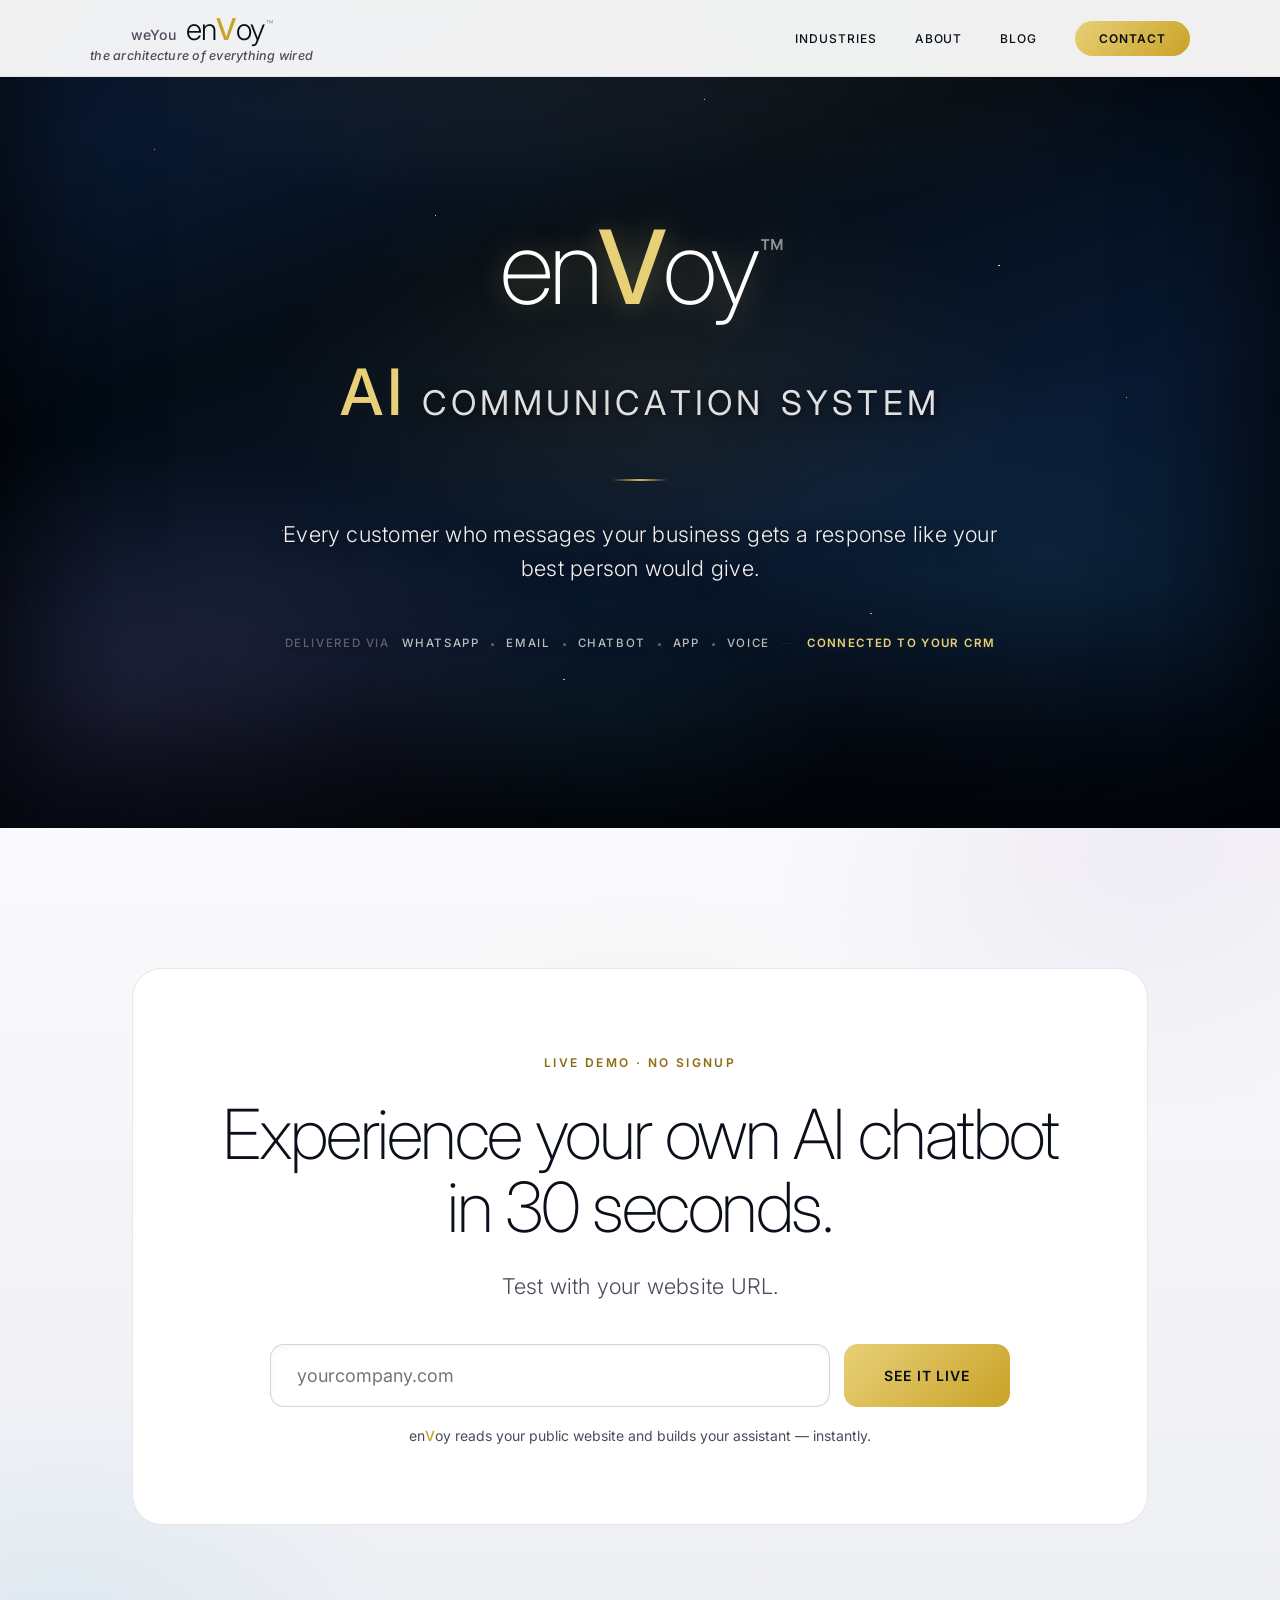
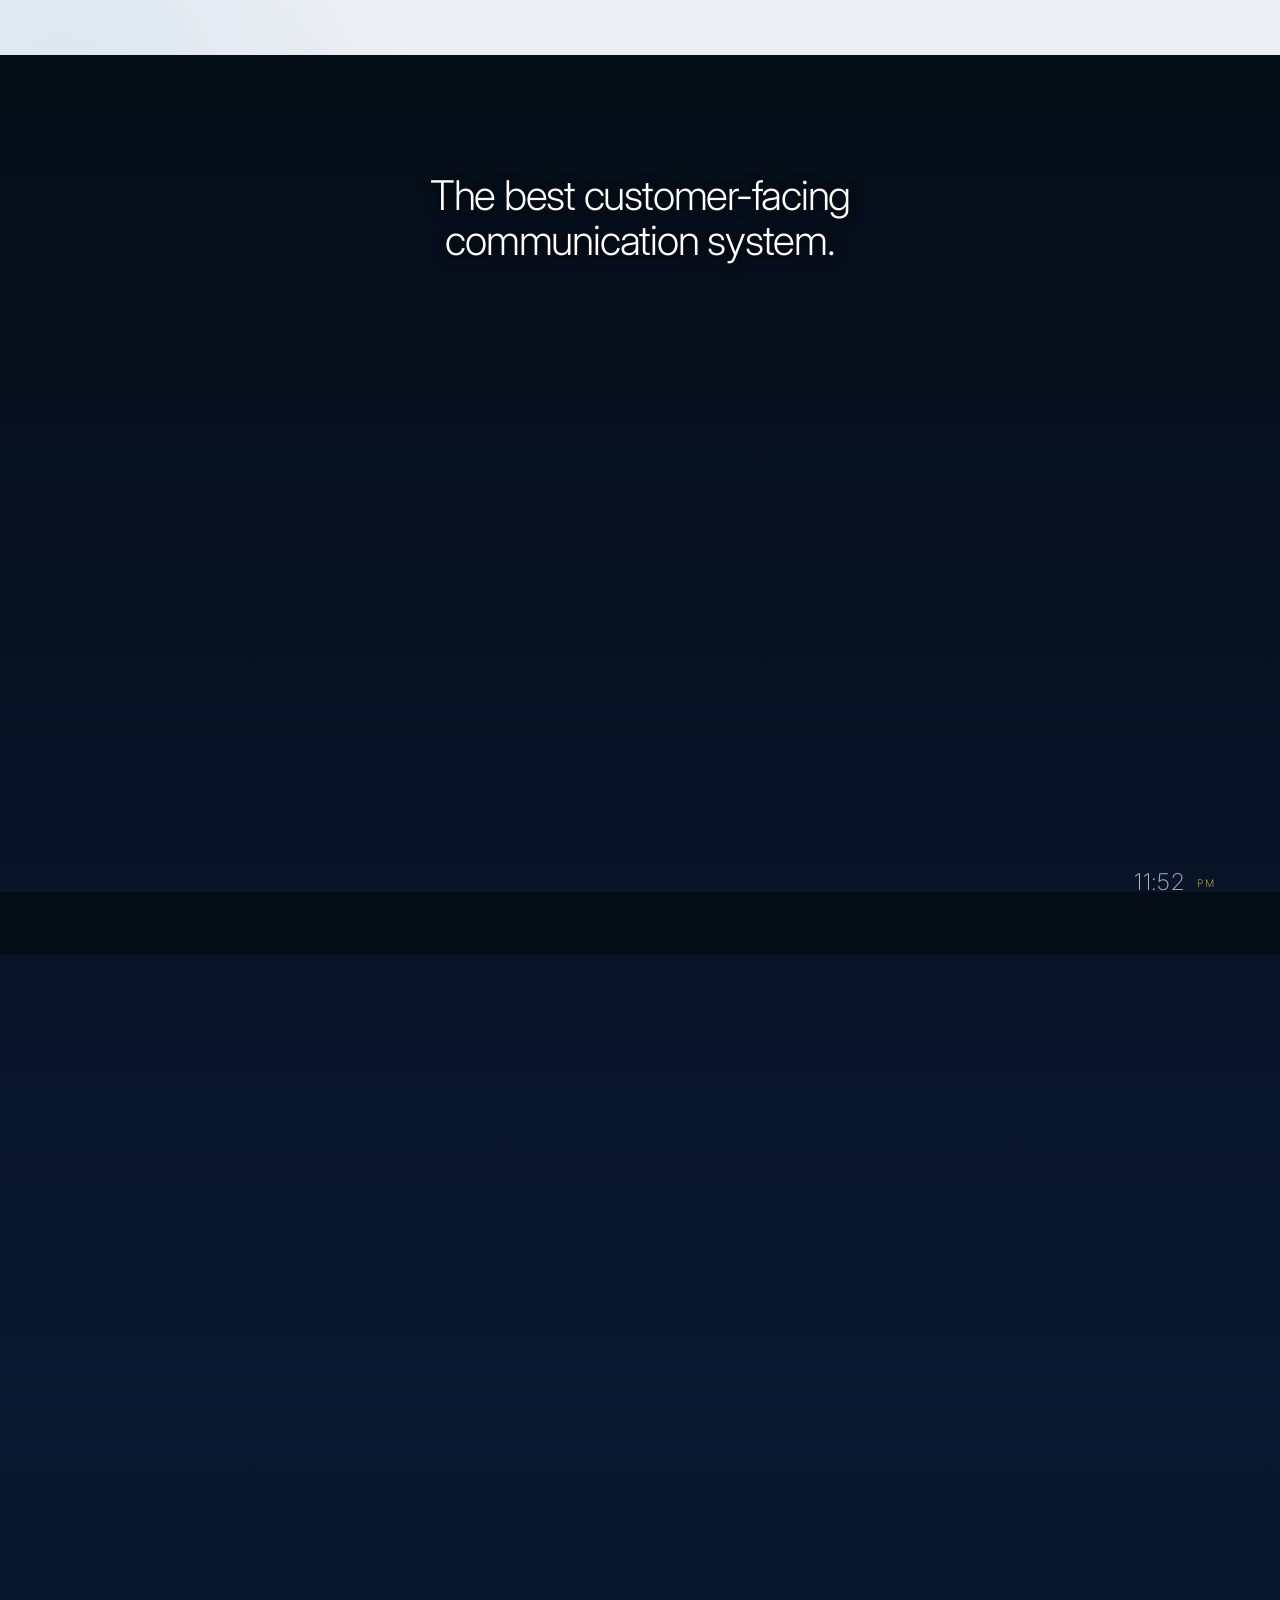
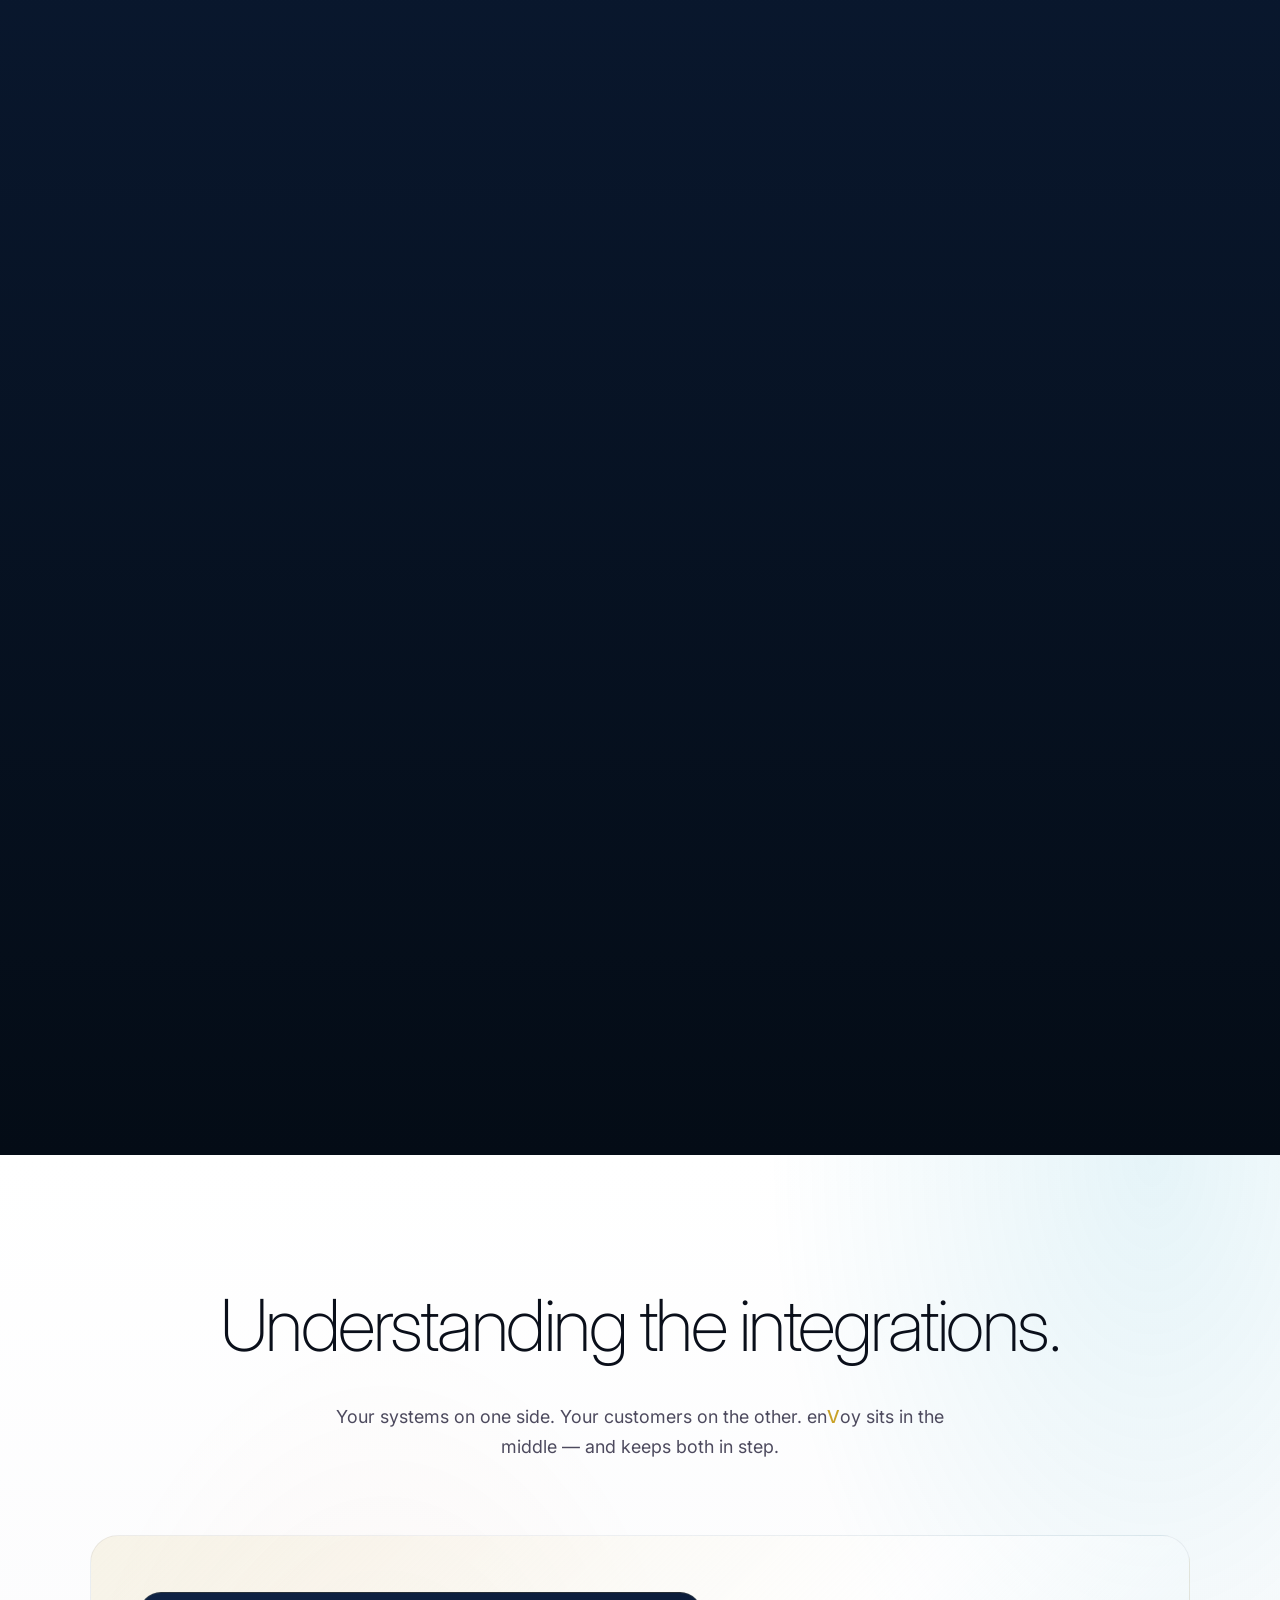
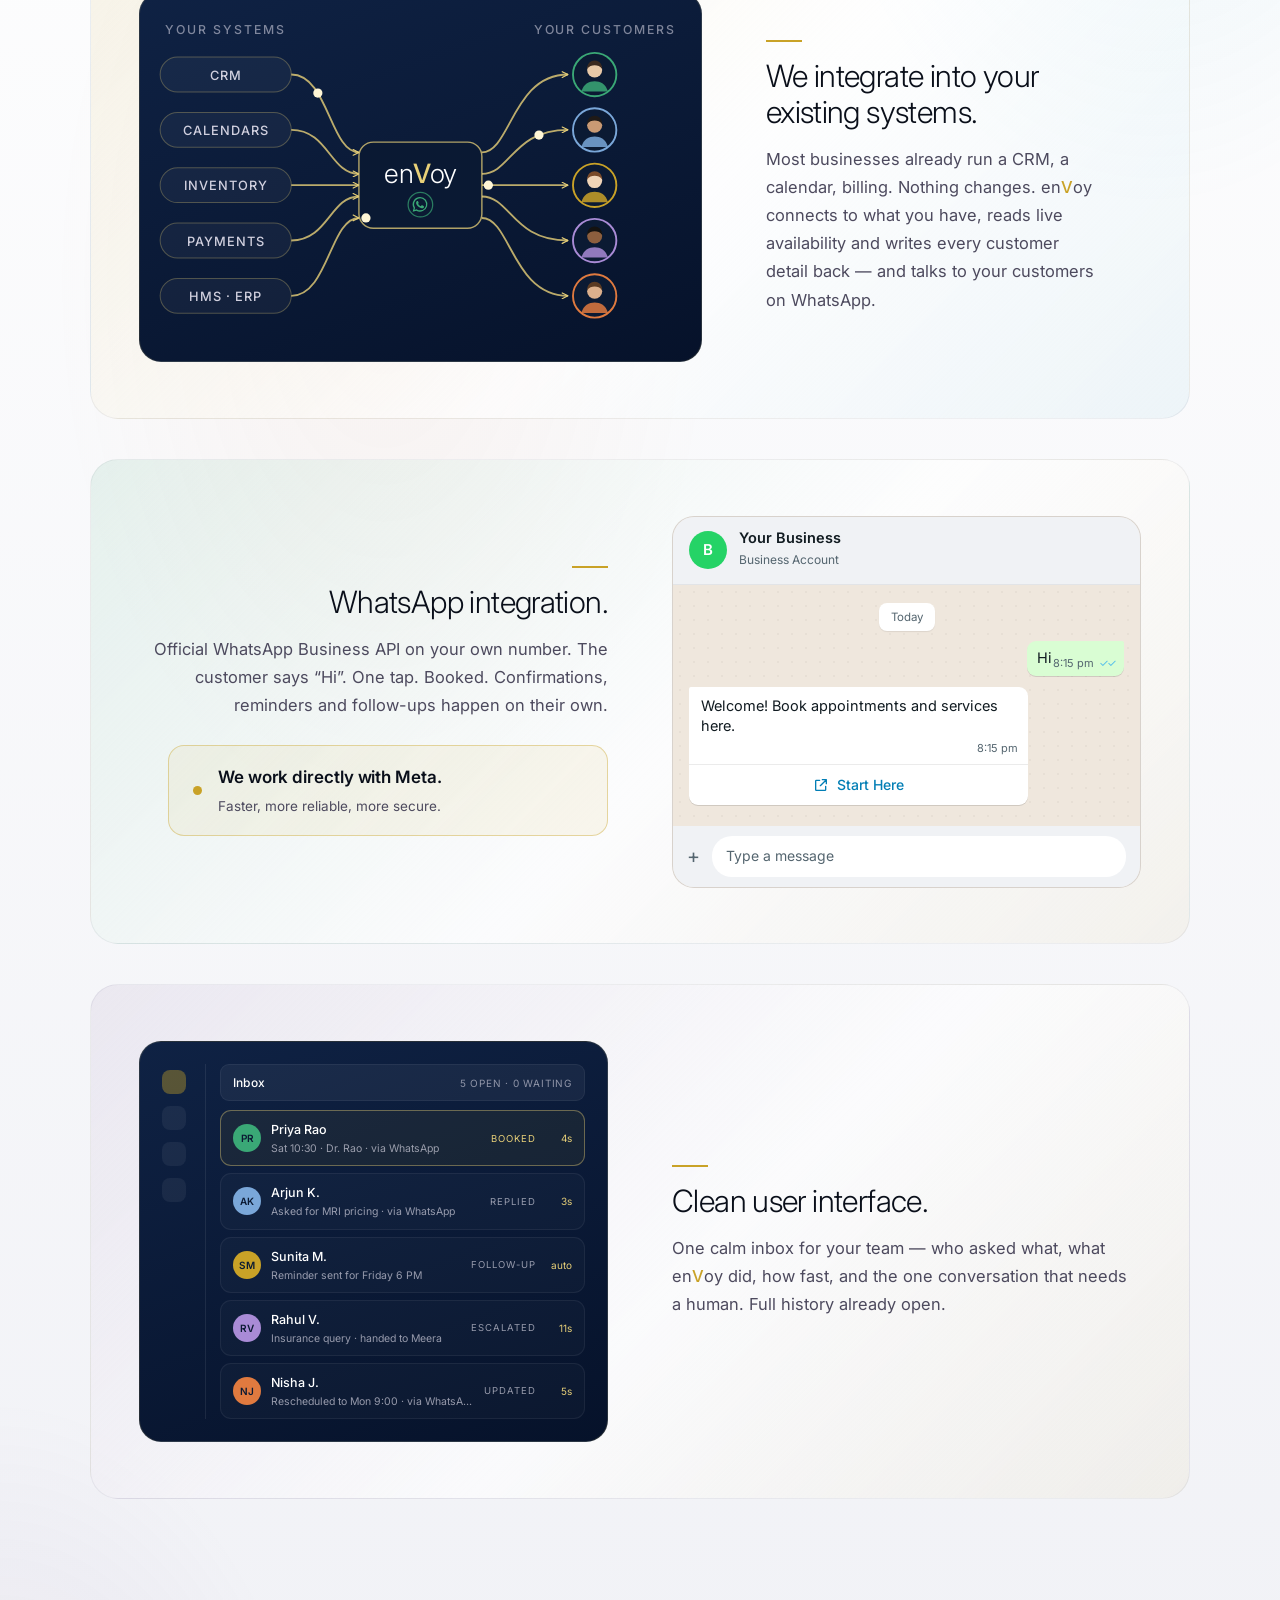
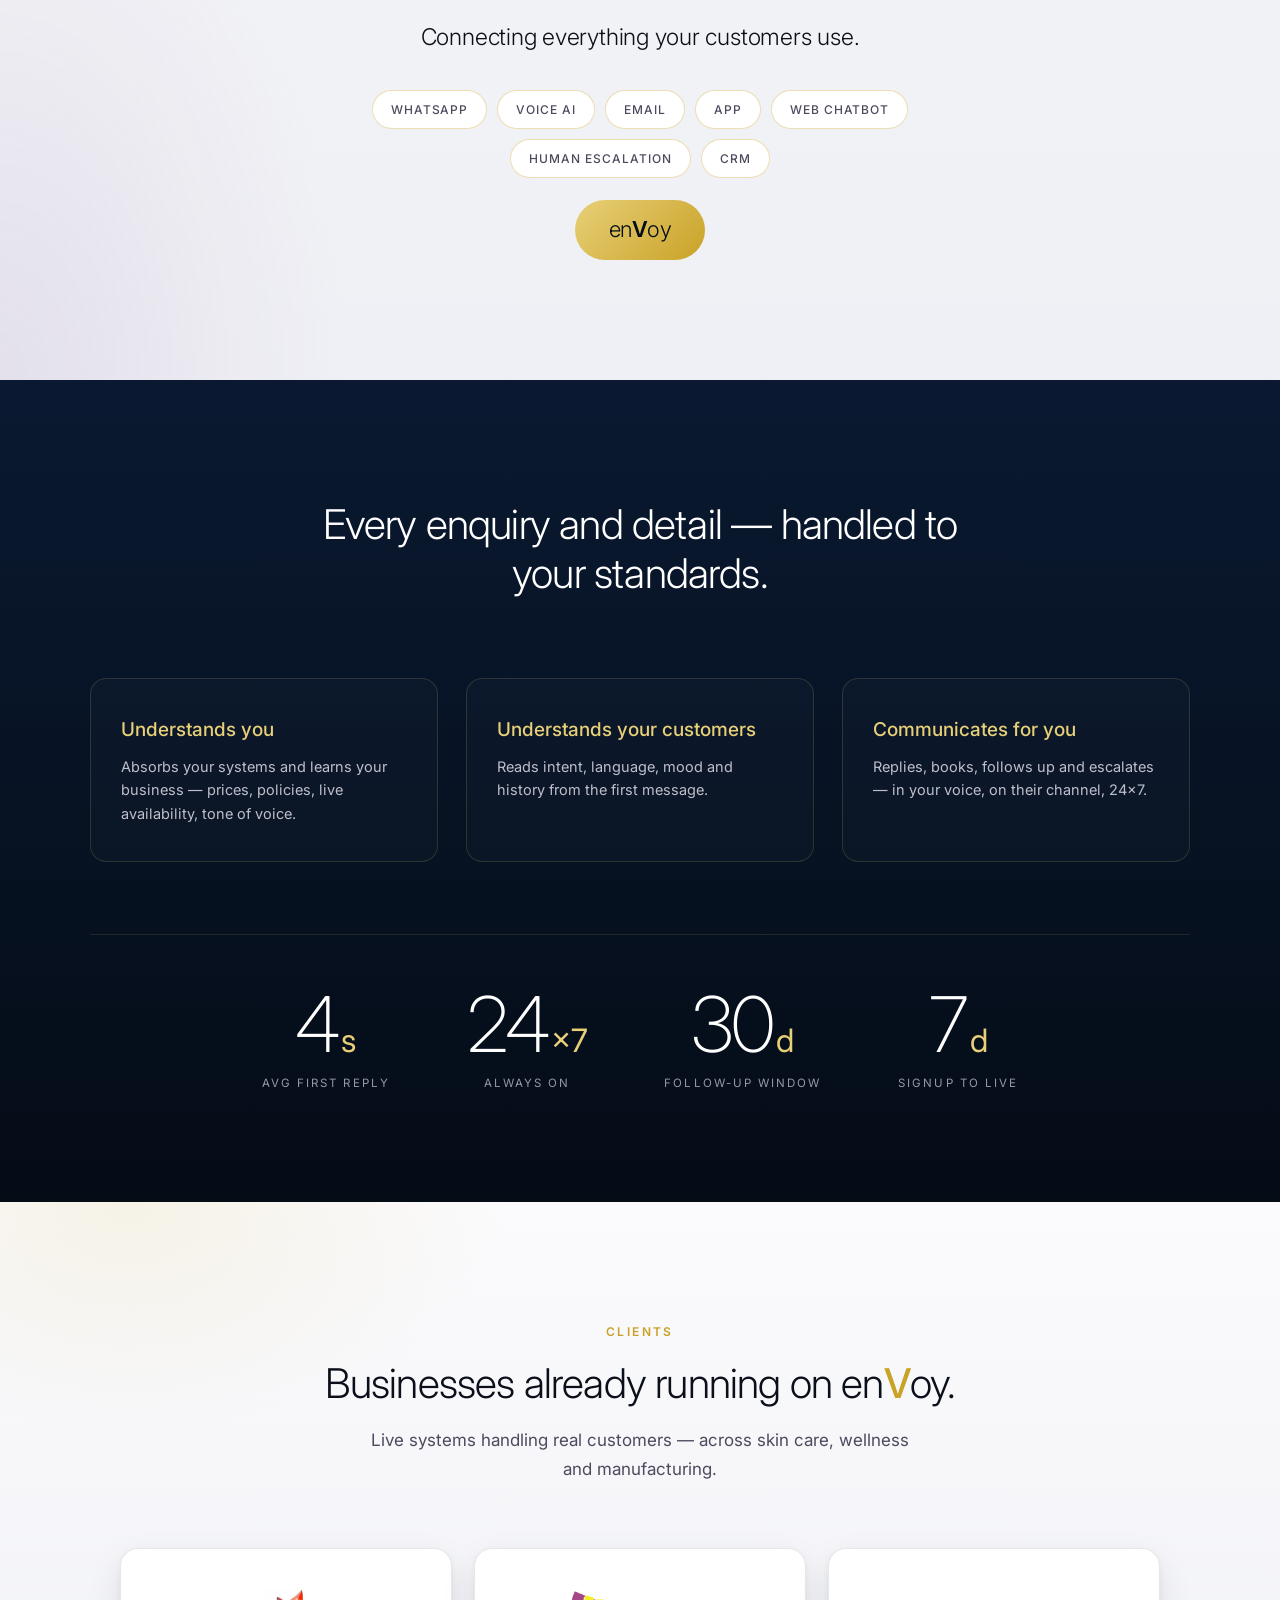
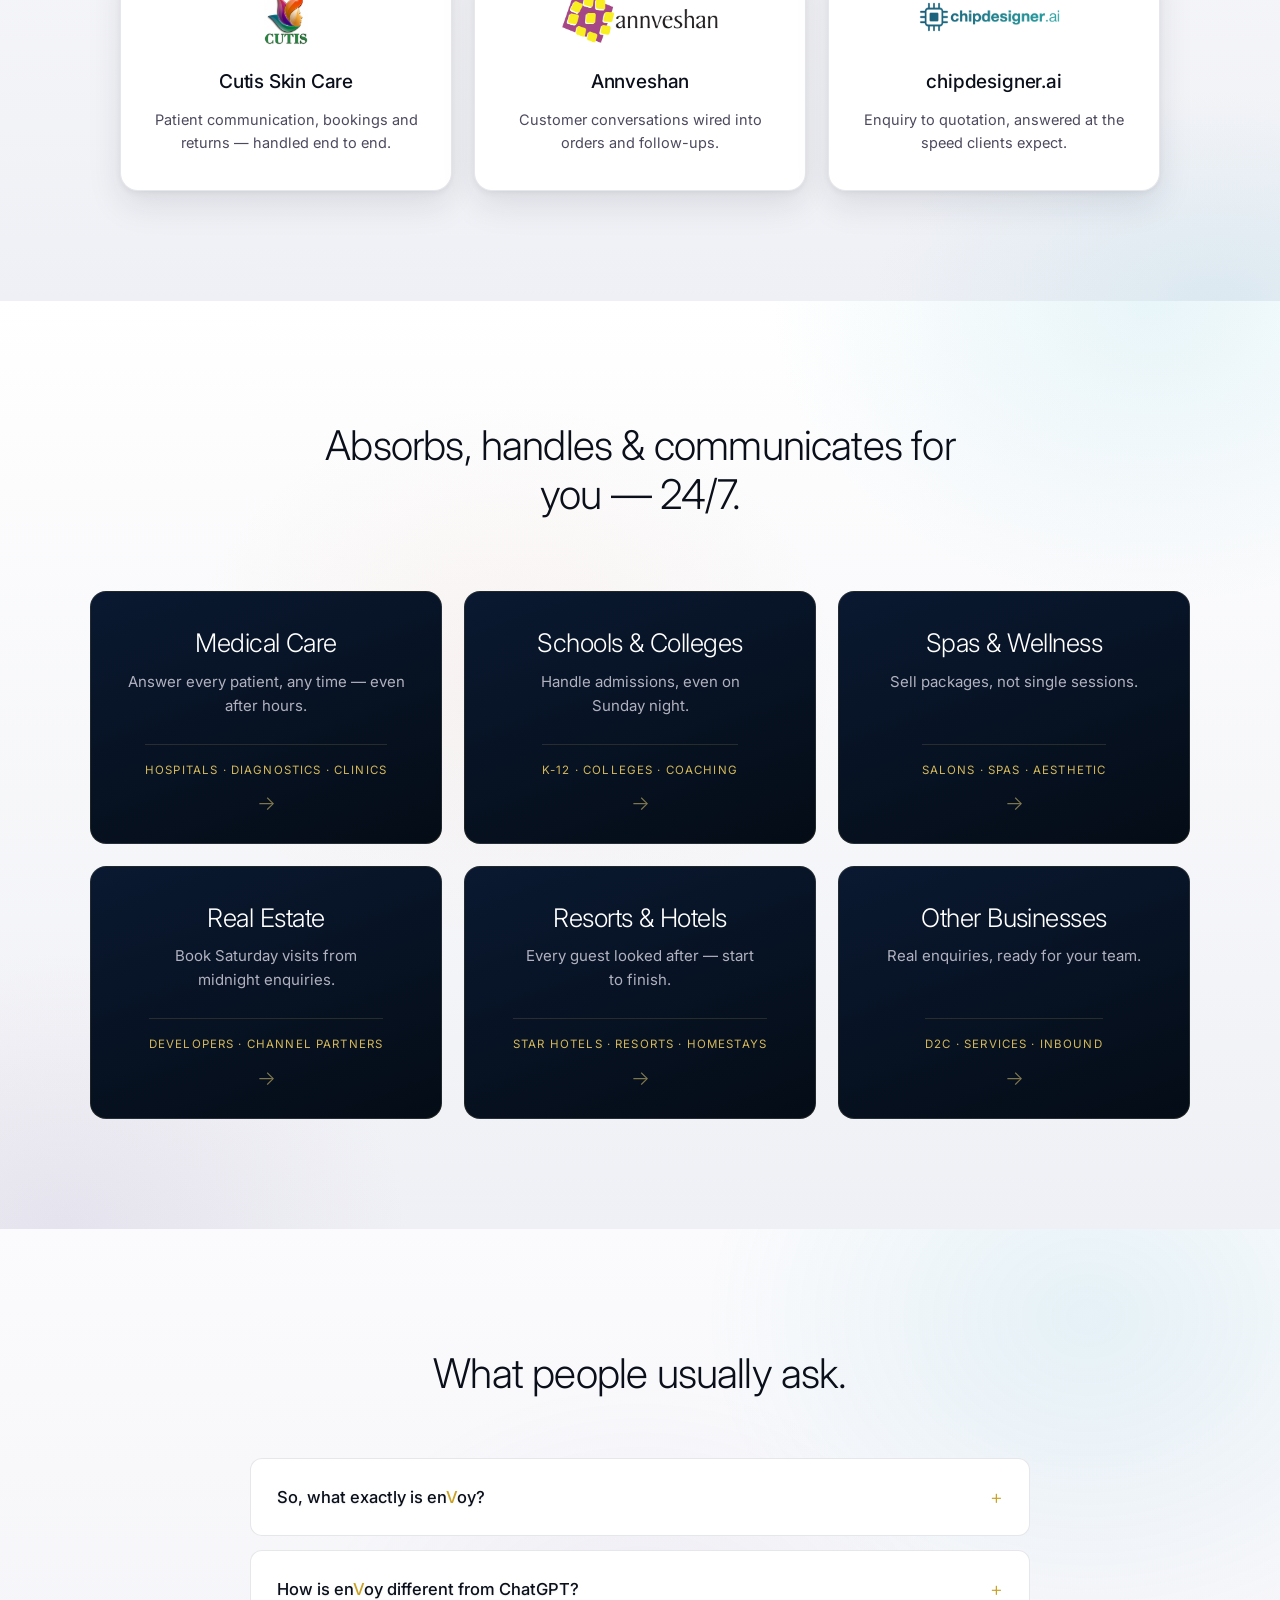
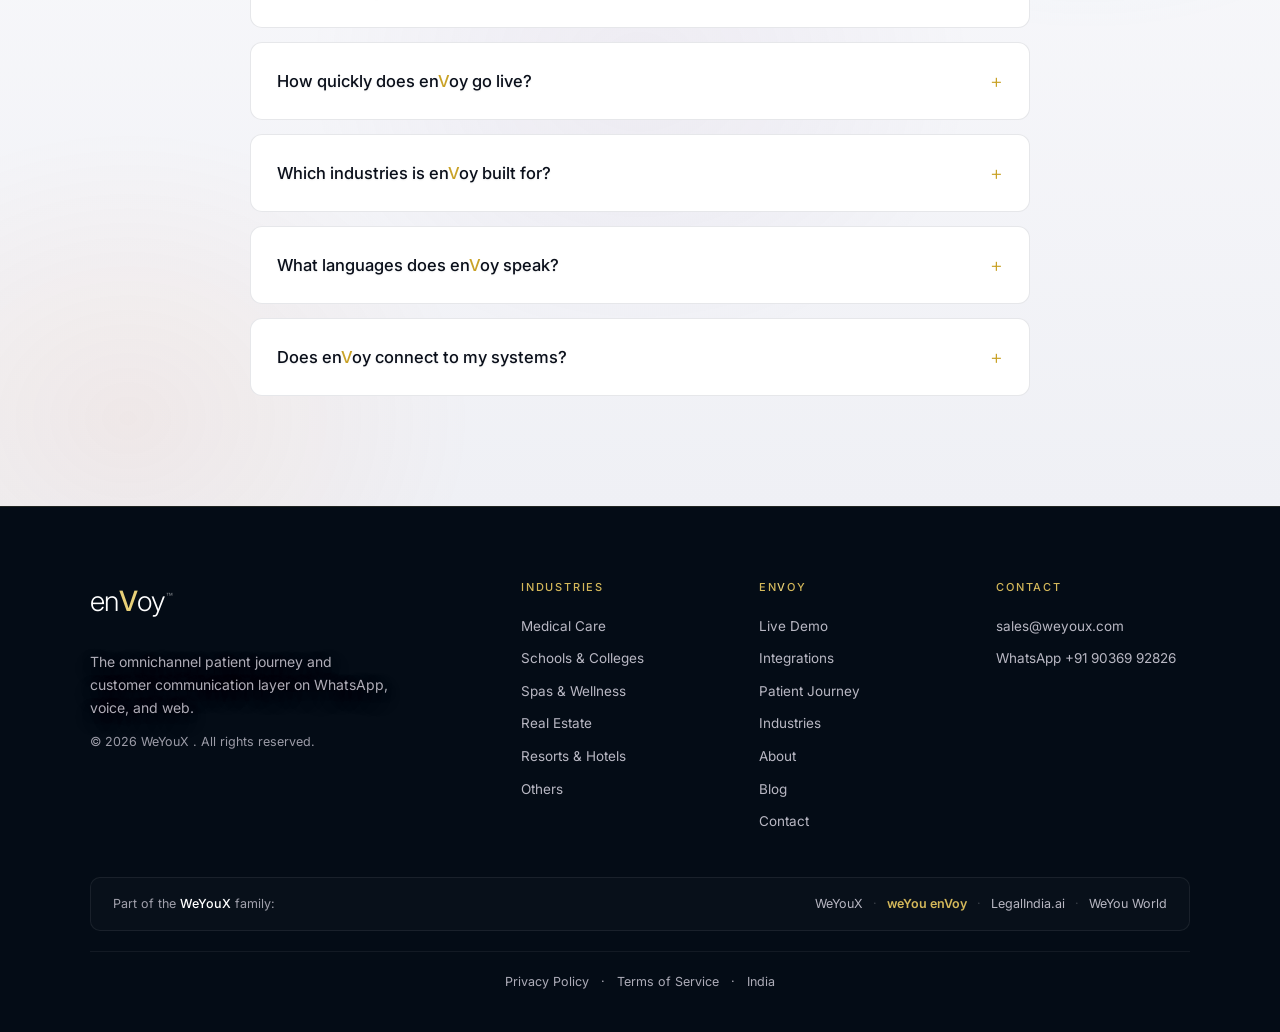
<file: index.html>
<!doctype html>
<html lang="en">
<head>
  <meta charset="UTF-8">
  <meta name="viewport" content="width=device-width, initial-scale=1.0">
  <title>AI Customer Communication System for Business — enVoy | weYou X</title>
  <meta name="description" content="enVoy is the AI communication system enterprises give to their customers — WhatsApp, email, web chat, app and voice, connected to the CRM. A weYou X product.">
  <meta name="author" content="weYou X">
  <meta name="robots" content="index, follow, max-image-preview:large, max-snippet:-1, max-video-preview:-1">
  <meta name="keywords" content="enVoy, weYou X, AI communication system, WhatsApp AI, AI customer communication, conversational AI India, WhatsApp Business API, AI agent, multilingual AI">
  <link rel="canonical" href="https://weyouenvoy.com/">
  <meta name="theme-color" content="#040c16">
  <meta property="og:type" content="website">
  <meta property="og:url" content="https://weyouenvoy.com/">
  <meta property="og:title" content="AI Customer Communication System for Business — enVoy | weYou X">
  <meta property="og:description" content="enVoy is the AI communication system enterprises give to their customers — WhatsApp, email, web chat, app and voice, connected to the CRM. A weYou X product.">
  <meta property="og:image" content="https://weyouenvoy.com/og-image.png">
  <meta property="og:site_name" content="enVoy">
  <meta property="og:locale" content="en_IN">
  <meta name="twitter:card" content="summary_large_image">
  <meta name="twitter:site" content="@weyoux">
  <meta name="twitter:title" content="AI Customer Communication System for Business — enVoy | weYou X">
  <meta name="twitter:description" content="enVoy is the AI communication system enterprises give to their customers — WhatsApp, email, web chat, app and voice, connected to the CRM. A weYou X product.">
  <meta name="twitter:image" content="https://weyouenvoy.com/og-image.png">
  <link rel="icon" href="/favicon.svg" type="image/svg+xml">
  <link rel="icon" href="/favicon.ico" sizes="any">
  <link rel="apple-touch-icon" href="/apple-touch-icon.png">
  <link rel="sitemap" type="application/xml" href="/sitemap.xml">
  <script type="application/ld+json">{"@context":"https://schema.org","@graph":[{"@type":"SoftwareApplication","@id":"https://weyouenvoy.com/#product","name":"enVoy","alternateName":["weYou enVoy"],"url":"https://weyouenvoy.com/","description":"enVoy is the AI communication system enterprises give to their customers — WhatsApp, email, web chat, app and voice, connected to the CRM. A weYou X product.","applicationCategory":"BusinessApplication","operatingSystem":"Web, WhatsApp","brand":{"@id":"https://weyouenvoy.com/#organization"},"manufacturer":{"@id":"https://weyouenvoy.com/#organization"},"audience":[{"@type":"BusinessAudience","name":"Medical care — clinics, hospitals, diagnostics","url":"https://weyouenvoy.com/medical"},{"@type":"BusinessAudience","name":"Schools & colleges","url":"https://weyouenvoy.com/schools"},{"@type":"BusinessAudience","name":"Spas & wellness","url":"https://weyouenvoy.com/spas"},{"@type":"BusinessAudience","name":"Real estate","url":"https://weyouenvoy.com/realestate"},{"@type":"BusinessAudience","name":"Resorts & hotels","url":"https://weyouenvoy.com/hotels"},{"@type":"BusinessAudience","name":"Other inbound businesses","url":"https://weyouenvoy.com/others"}]},{"@type":"WebSite","@id":"https://weyouenvoy.com/#website","url":"https://weyouenvoy.com/","name":"enVoy","publisher":{"@id":"https://weyouenvoy.com/#organization"},"about":{"@id":"https://weyouenvoy.com/#product"}},{"@type":"WebPage","@id":"https://weyouenvoy.com/#webpage","url":"https://weyouenvoy.com/","name":"AI Customer Communication System for Business — enVoy | weYou X","description":"enVoy is the AI communication system enterprises give to their customers — WhatsApp, email, web chat, app and voice, connected to the CRM. A weYou X product.","about":{"@id":"https://weyouenvoy.com/#product"},"isPartOf":{"@id":"https://weyouenvoy.com/#website"},"publisher":{"@id":"https://weyouenvoy.com/#organization"}},{"@type":"FAQPage","@id":"https://weyouenvoy.com/#faq","mainEntity":[{"@type":"Question","name":"So, what exactly is enVoy?","acceptedAnswer":{"@type":"Answer","text":"enVoy is the AI communication system enterprises give to their customers — WhatsApp, email, web chat, app and voice, connected to the CRM. A weYou X product. Chatbot? CRM? Call-centre replacement? Appointment manager? None of them on their own — all of them at once. enVoy is the engine behind every channel, reaching each customer through the best method for the moment."}},{"@type":"Question","name":"How is enVoy different from ChatGPT?","acceptedAnswer":{"@type":"Answer","text":"ChatGPT is a general-purpose AI. enVoy is trained on your business — your prices, your products, your common questions, your tone — and runs on the channels your customers already use. The AI is one part; the system around it does the work."}},{"@type":"Question","name":"How quickly does enVoy go live?","acceptedAnswer":{"@type":"Answer","text":"7 days from signup. We train enVoy on your prices, common questions, and tone — then connect it to your WhatsApp number, your team’s calendars, and your records."}},{"@type":"Question","name":"Which industries is enVoy built for?","acceptedAnswer":{"@type":"Answer","text":"Six right now — medical, schools & colleges, spas & wellness, real estate, resorts & hotels, and any inbound business with a meaningful ticket size."}},{"@type":"Question","name":"What languages does enVoy speak?","acceptedAnswer":{"@type":"Answer","text":"Any written language — Kannada, Hindi and English out of the box. enVoy switches language mid-chat, reading what the customer typed and replying in kind."}},{"@type":"Question","name":"Does enVoy connect to my systems?","acceptedAnswer":{"@type":"Answer","text":"Yes. enVoy connects to your records, your inventory, and your team’s calendars. It checks what’s available live — rooms, slots, stock, pricing — and writes every customer’s details back."}}]},{"@type":"Organization","@id":"https://weyouenvoy.com/#organization","name":"weYou enVoy","url":"https://weyouenvoy.com/","logo":{"@type":"ImageObject","url":"https://weyouenvoy.com/logo.png"},"parentOrganization":{"@type":"Organization","@id":"https://weyoux.com/#organization","name":"WeYouX","url":"https://weyoux.com/"}},{"@type":"Organization","@id":"https://weyoux.com/#organization","name":"WeYouX","url":"https://weyoux.com/","logo":{"@type":"ImageObject","url":"https://weyoux.com/logo.png"}}]}</script>
  <link rel="preconnect" href="https://fonts.googleapis.com">
  <link rel="preconnect" href="https://fonts.gstatic.com" crossorigin>
  <link href="https://fonts.googleapis.com/css2?family=Inter:wght@200;300;400;500;600&display=swap" rel="stylesheet">
  <link rel="stylesheet" href="style.css?v=124">
</head>
<body>

  <header>
    <div class="container">
      <div class="logo-stack">
        <a href="/" class="logo" aria-label="weYou enVoy home">
          <span class="parent">weYou</span>
          <span class="brand">en<span class="V">V</span>oy<sup>&trade;</sup></span>
        </a>
        <span class="tagline" role="note" data-text="the architecture of everything wired" aria-label="the architecture of everything wired"><span class="tw" aria-hidden="true"></span></span>
      </div>
      <nav aria-label="Main navigation"><ul>
        <li class="nav-item-drop">
          <a href="#industries">Industries</a>
          <div class="nav-dropdown">
            <div class="nav-dropdown-inner">
              <a href="/medical">Medical Care</a>
              <a href="/schools">Schools &amp; Colleges</a>
              <a href="/spas">Spas &amp; Wellness</a>
              <a href="/realestate">Real Estate</a>
              <a href="/hotels">Resorts &amp; Hotels</a>
              <a href="/others">Other Businesses</a>
            </div>
          </div>
        </li>
        <li><a href="/about">About</a></li>
        <li><a href="/blog">Blog</a></li>
        <li><a href="/contact" class="btn-gold">Contact</a></li>
      </ul></nav>
      <button class="hamburger" id="hamburger" aria-label="Open menu" aria-expanded="false"><span></span><span></span><span></span></button>
    </div>
    <div class="mobile-nav" id="mobileNav">
      <a href="#industries">Industries</a>
      <a href="/medical" class="mn-sub">Medical Care</a>
      <a href="/schools" class="mn-sub">Schools &amp; Colleges</a>
      <a href="/spas" class="mn-sub">Spas &amp; Wellness</a>
      <a href="/realestate" class="mn-sub">Real Estate</a>
      <a href="/hotels" class="mn-sub">Resorts &amp; Hotels</a>
      <a href="/others" class="mn-sub">Other Businesses</a>
      <a href="/about">About</a>
      <a href="/blog">Blog</a>
      <a href="/contact">Contact</a>
    </div>
  </header>

  <main>

  <section class="hero" id="home">
    <div class="hero-glow" aria-hidden="true"></div>
    <div class="hero-glow teal" aria-hidden="true"></div>
    <span class="star warm" style="top:18%;left:12%;width:1.4px;height:1.4px;--s-dur:4s"></span>
    <span class="star" style="top:32%;left:78%;width:1.4px;height:1.4px;--s-dur:5s;--s-d:1.2s"></span>
    <span class="star pale" style="top:64%;left:22%;width:1px;height:1px;--s-dur:4.5s;--s-d:2.1s"></span>
    <span class="star" style="top:12%;left:55%;width:1px;height:1px;--s-dur:6s;--s-d:0.6s"></span>
    <span class="star warm" style="top:74%;left:68%;width:1.4px;height:1.4px;--s-dur:5.5s;--s-d:3s"></span>
    <span class="star pale" style="top:48%;left:88%;width:1px;height:1px;--s-dur:4.2s;--s-d:1.8s"></span>
    <span class="star" style="top:26%;left:34%;width:1px;height:1px;--s-dur:5.2s;--s-d:2.6s"></span>
    <span class="star warm" style="top:82%;left:44%;width:1.4px;height:1.4px;--s-dur:4.8s;--s-d:0.9s"></span>
    <div class="container">
      <div class="hero-content">
        <h1 aria-label="enVoy">en<span class="V">V</span>oy<sup>&trade;</sup></h1>
        <div class="hero-tagline">
          <span class="tag-ai">AI</span>
          <span class="tag-static" id="tagFlow">Communication System</span>
        </div>
        <div class="hero-divider"></div>
        <p class="hero-text" id="heroText">Every customer who messages your business gets a response like your best person would give.</p>
        <p class="hero-channels">
          <span class="channel-lead">Delivered via</span>
          <span class="channel-item" style="--c:0">WhatsApp</span><span class="channel-dot"></span>
          <span class="channel-item" style="--c:1">Email</span><span class="channel-dot"></span>
          <span class="channel-item" style="--c:2">Chatbot</span><span class="channel-dot"></span>
          <span class="channel-item" style="--c:3">App</span><span class="channel-dot"></span>
          <span class="channel-item" style="--c:4">Voice</span>
          <span class="channel-sep">&mdash;</span>
          <strong class="channel-crm">connected to your CRM</strong>
        </p>
      </div>
    </div>
  </section>

  <section class="demo" id="demo">
    <div class="demo-glow" aria-hidden="true"></div>
    <div class="demo-inner reveal">
      <div class="demo-card">
        <div class="demo-label">Live demo &middot; No signup</div>
        <h2 class="demo-title piano">Experience your own AI chatbot<br>in 30 seconds.</h2>
        <p class="demo-sub">Test with your website URL.</p>
        <div id="demoIdle">
          <form class="demo-form" id="demoForm">
            <input type="text" inputmode="url" id="demoUrl" placeholder="yourcompany.com" autocomplete="url" required aria-label="Your website URL">
            <button type="submit">See it live</button>
          </form>
          <div class="demo-hint">en<span class="V">V</span>oy reads your public website and builds your assistant &mdash; instantly.</div>
        </div>
        <div id="demoScan" hidden>
          <div class="demo-dots"><span></span><span style="--d:0.15s"></span><span style="--d:0.3s"></span><span style="--d:0.45s"></span></div>
          <span class="demo-status" id="demoStatus">Estimated progress: Scanning your website...</span>
          <div><button type="button" class="demo-cancel" id="demoCancel">Cancel crawl</button></div>
        </div>
        <div id="demoReady" hidden>
          <div class="demo-ready-title">Your AI is ready.</div>
          <div class="demo-ready-sub" id="demoReadySub">Your assistant is open on this page &mdash; ask it anything.</div>
          <button class="demo-again" id="demoAgain">Try another</button>
        </div>
      </div>
    </div>
  </section>

  <section class="journey" id="journey">
    <div class="journey-sticky">
      <h2 class="j-title"><span class="shine">The best customer-facing<br>communication system.</span></h2>
      <div class="j-clock" id="jClock" aria-hidden="true">11:52 <span>PM</span></div>
      <div class="journey-stage" aria-hidden="true">
        <div class="j-scene j1" data-time="11:52 PM">
          <figure class="j-photo"><img src="/assets/pic1.jpg" width="1200" height="675" alt="Customer initiating consultation via WhatsApp late evening" loading="lazy"></figure>
          <div class="j-card">
            <div class="j-phone-top"><svg class="j-wa" viewBox="0 0 24 24" width="18" height="18" aria-hidden="true"><path fill="#3aa876" d="M12 2a10 10 0 0 0-8.6 15.1L2 22l5-1.3A10 10 0 1 0 12 2zm0 18.2a8.2 8.2 0 0 1-4.2-1.2l-.3-.2-3 .8.8-2.9-.2-.3A8.2 8.2 0 1 1 12 20.2zm4.5-6.1c-.2-.1-1.5-.7-1.7-.8-.2-.1-.4-.1-.6.1-.2.2-.6.8-.8 1-.1.2-.3.2-.5.1-.2-.1-1-.4-2-1.2-.7-.7-1.2-1.5-1.4-1.7-.1-.2 0-.4.1-.5l.4-.4.2-.4c.1-.2 0-.3 0-.4l-.8-1.8c-.2-.5-.4-.4-.6-.4h-.5c-.2 0-.5.1-.7.3-.2.3-.9.9-.9 2.2s.9 2.5 1.1 2.7c.1.2 1.8 2.8 4.5 3.9 2.2.9 2.7.7 3.2.7.5-.1 1.5-.6 1.7-1.2.2-.6.2-1.1.2-1.2-.1-.1-.3-.2-.5-.3z"/></svg><span class="j-ticks">✓✓</span></div>
            <div class="wa-bubble in j-type" data-text="Hi, can I book a skin consult this Saturday?"><span class="j-txt"></span><span class="j-caret"></span></div>
          </div>
        </div>
        <div class="j-scene j2" data-time="11:52 PM">
          <figure class="j-photo"><img src="/assets/pic2.jpg" width="1200" height="800" alt="Instant appointment options offered to customer" loading="lazy"></figure>
          <div class="j-card">
            <div class="j-phone-top"><svg class="j-wa" viewBox="0 0 24 24" width="18" height="18" aria-hidden="true"><path fill="#3aa876" d="M12 2a10 10 0 0 0-8.6 15.1L2 22l5-1.3A10 10 0 1 0 12 2zm0 18.2a8.2 8.2 0 0 1-4.2-1.2l-.3-.2-3 .8.8-2.9-.2-.3A8.2 8.2 0 1 1 12 20.2zm4.5-6.1c-.2-.1-1.5-.7-1.7-.8-.2-.1-.4-.1-.6.1-.2.2-.6.8-.8 1-.1.2-.3.2-.5.1-.2-.1-1-.4-2-1.2-.7-.7-1.2-1.5-1.4-1.7-.1-.2 0-.4.1-.5l.4-.4.2-.4c.1-.2 0-.3 0-.4l-.8-1.8c-.2-.5-.4-.4-.6-.4h-.5c-.2 0-.5.1-.7.3-.2.3-.9.9-.9 2.2s.9 2.5 1.1 2.7c.1.2 1.8 2.8 4.5 3.9 2.2.9 2.7.7 3.2.7.5-.1 1.5-.6 1.7-1.2.2-.6.2-1.1.2-1.2-.1-.1-.3-.2-.5-.3z"/></svg><span class="j-ticks">✓✓</span></div>
            <div class="wa-bubble out j-step" style="--s:0;--n:1">Of course. Saturday has 10:30 and 12:00 open. Which suits you?<span class="j-stamp">11:52 PM</span></div>
          </div>
        </div>
        <div class="j-scene j3" data-time="11:53 PM">
          <figure class="j-photo"><img src="/assets/pic3.jpg" width="1200" height="798" alt="Appointment confirmed and calendar synced in four seconds" loading="lazy"></figure>
          <div class="j-card">
            <div class="j-phone-top"><svg class="j-wa" viewBox="0 0 24 24" width="18" height="18" aria-hidden="true"><path fill="#3aa876" d="M12 2a10 10 0 0 0-8.6 15.1L2 22l5-1.3A10 10 0 1 0 12 2zm0 18.2a8.2 8.2 0 0 1-4.2-1.2l-.3-.2-3 .8.8-2.9-.2-.3A8.2 8.2 0 1 1 12 20.2zm4.5-6.1c-.2-.1-1.5-.7-1.7-.8-.2-.1-.4-.1-.6.1-.2.2-.6.8-.8 1-.1.2-.3.2-.5.1-.2-.1-1-.4-2-1.2-.7-.7-1.2-1.5-1.4-1.7-.1-.2 0-.4.1-.5l.4-.4.2-.4c.1-.2 0-.3 0-.4l-.8-1.8c-.2-.5-.4-.4-.6-.4h-.5c-.2 0-.5.1-.7.3-.2.3-.9.9-.9 2.2s.9 2.5 1.1 2.7c.1.2 1.8 2.8 4.5 3.9 2.2.9 2.7.7 3.2.7.5-.1 1.5-.6 1.7-1.2.2-.6.2-1.1.2-1.2-.1-.1-.3-.2-.5-.3z"/></svg><span class="j-ticks">✓✓</span></div>
            <div class="wa-bubble out j-step" style="--s:0;--n:1">Booked — Saturday 10:30. Confirmation sent.<span class="j-stamp">11:53 PM &middot; <b>answered in 4s</b></span></div>
          </div>
        </div>
        <div class="j-scene j4" data-time="Fri 6:00 PM">
          <figure class="j-photo"><img src="/assets/pic4.jpg" width="1200" height="800" alt="Automated appointment reminder sent before visit" loading="lazy"></figure>
          <div class="j-card">
            <div class="j-phone-top"><svg class="j-wa" viewBox="0 0 24 24" width="18" height="18" aria-hidden="true"><path fill="#3aa876" d="M12 2a10 10 0 0 0-8.6 15.1L2 22l5-1.3A10 10 0 1 0 12 2zm0 18.2a8.2 8.2 0 0 1-4.2-1.2l-.3-.2-3 .8.8-2.9-.2-.3A8.2 8.2 0 1 1 12 20.2zm4.5-6.1c-.2-.1-1.5-.7-1.7-.8-.2-.1-.4-.1-.6.1-.2.2-.6.8-.8 1-.1.2-.3.2-.5.1-.2-.1-1-.4-2-1.2-.7-.7-1.2-1.5-1.4-1.7-.1-.2 0-.4.1-.5l.4-.4.2-.4c.1-.2 0-.3 0-.4l-.8-1.8c-.2-.5-.4-.4-.6-.4h-.5c-.2 0-.5.1-.7.3-.2.3-.9.9-.9 2.2s.9 2.5 1.1 2.7c.1.2 1.8 2.8 4.5 3.9 2.2.9 2.7.7 3.2.7.5-.1 1.5-.6 1.7-1.2.2-.6.2-1.1.2-1.2-.1-.1-.3-.2-.5-.3z"/></svg><span class="j-ticks">✓✓</span></div>
            <div class="wa-bubble out j-step" style="--s:0;--n:1">Reminder: your appointment is tomorrow, Saturday 10:30. Reply here to reschedule.<span class="j-stamp">Fri 6:00 PM</span></div>
          </div>
        </div>
        <div class="j-scene j5" data-time="Sat 10:34 AM">
          <figure class="j-photo"><img src="/assets/pic5.jpg" width="1200" height="800" alt="Directions and room assignment guided in real time" loading="lazy"></figure>
          <div class="j-card">
            <div class="j-phone-top"><svg class="j-wa" viewBox="0 0 24 24" width="18" height="18" aria-hidden="true"><path fill="#3aa876" d="M12 2a10 10 0 0 0-8.6 15.1L2 22l5-1.3A10 10 0 1 0 12 2zm0 18.2a8.2 8.2 0 0 1-4.2-1.2l-.3-.2-3 .8.8-2.9-.2-.3A8.2 8.2 0 1 1 12 20.2zm4.5-6.1c-.2-.1-1.5-.7-1.7-.8-.2-.1-.4-.1-.6.1-.2.2-.6.8-.8 1-.1.2-.3.2-.5.1-.2-.1-1-.4-2-1.2-.7-.7-1.2-1.5-1.4-1.7-.1-.2 0-.4.1-.5l.4-.4.2-.4c.1-.2 0-.3 0-.4l-.8-1.8c-.2-.5-.4-.4-.6-.4h-.5c-.2 0-.5.1-.7.3-.2.3-.9.9-.9 2.2s.9 2.5 1.1 2.7c.1.2 1.8 2.8 4.5 3.9 2.2.9 2.7.7 3.2.7.5-.1 1.5-.6 1.7-1.2.2-.6.2-1.1.2-1.2-.1-.1-.3-.2-.5-.3z"/></svg><span class="j-ticks">✓✓</span></div>
            <div class="wa-bubble out j-step" style="--s:0;--n:1">Please go to X-ray, Room 12. The technician is expecting you.<span class="j-stamp">Sat 10:34 AM</span></div>
          </div>
        </div>
        <div class="j-scene j6" data-time="Sat 11:40 AM">
          <figure class="j-photo"><img src="/assets/pic6.jpg" width="1200" height="798" alt="Medical report delivered and invoice completed" loading="lazy"></figure>
          <div class="j-card">
            <div class="j-phone-top"><svg class="j-wa" viewBox="0 0 24 24" width="18" height="18" aria-hidden="true"><path fill="#3aa876" d="M12 2a10 10 0 0 0-8.6 15.1L2 22l5-1.3A10 10 0 1 0 12 2zm0 18.2a8.2 8.2 0 0 1-4.2-1.2l-.3-.2-3 .8.8-2.9-.2-.3A8.2 8.2 0 1 1 12 20.2zm4.5-6.1c-.2-.1-1.5-.7-1.7-.8-.2-.1-.4-.1-.6.1-.2.2-.6.8-.8 1-.1.2-.3.2-.5.1-.2-.1-1-.4-2-1.2-.7-.7-1.2-1.5-1.4-1.7-.1-.2 0-.4.1-.5l.4-.4.2-.4c.1-.2 0-.3 0-.4l-.8-1.8c-.2-.5-.4-.4-.6-.4h-.5c-.2 0-.5.1-.7.3-.2.3-.9.9-.9 2.2s.9 2.5 1.1 2.7c.1.2 1.8 2.8 4.5 3.9 2.2.9 2.7.7 3.2.7.5-.1 1.5-.6 1.7-1.2.2-.6.2-1.1.2-1.2-.1-.1-.3-.2-.5-.3z"/></svg><span class="j-ticks">✓✓</span></div>
            <div class="wa-bubble out j-step" style="--s:0;--n:1">Your report is ready and shared with your doctor. Your invoice is paid — thank you.<span class="j-stamp">Sat 11:40 AM &middot; <b>conversation complete</b></span></div>
          </div>
        </div>
      </div>
    </div>
  </section>

  <section class="integrations" id="integrations">
    <div class="container">
      <div class="int-head">
        <h2 class="int-title piano">Understanding the integrations.</h2>
        <p class="int-lede">Your systems on one side. Your customers on the other. en<span class="V">V</span>oy sits in the middle &mdash; and keeps both in step.</p>
      </div>

      <div class="int-flow reveal" id="intFlow">
        <div class="int-spine" aria-hidden="true"></div>

        <div class="int-row panel-a">
          <div class="int-pic" aria-hidden="true">
            <svg class="flow-svg" viewBox="0 0 520 320" width="520" height="320" preserveAspectRatio="xMidYMid meet" aria-hidden="true">
  <defs><marker id="arr" viewBox="0 0 10 10" refX="9" refY="5" markerWidth="7" markerHeight="7" orient="auto" markerUnits="userSpaceOnUse"><path d="M1 1 L9 5 L1 9" fill="none" stroke="#e8d078" stroke-width="1.6" stroke-linecap="round" stroke-linejoin="round"/></marker></defs>
  <text x="70" y="22" class="fs-label" text-anchor="middle">YOUR SYSTEMS</text>
  <text x="440" y="22" class="fs-label" text-anchor="middle">YOUR CUSTOMERS</text>
  <path d="M134 62 C 170 62, 172 138, 200 138" class="fs-line" marker-end="url(#arr)"/>
  <path d="M134 116 C 170 116, 172 159, 200 159" class="fs-line" marker-end="url(#arr)"/>
  <path d="M134 170 C 170 170, 172 170, 200 170" class="fs-line" marker-end="url(#arr)"/>
  <path d="M134 224 C 170 224, 172 181, 200 181" class="fs-line" marker-end="url(#arr)"/>
  <path d="M134 278 C 170 278, 172 202, 200 202" class="fs-line" marker-end="url(#arr)"/>
  <path d="M320 138 C 348 138, 350 62, 404 62" class="fs-line" marker-end="url(#arr)"/>
  <path d="M320 159 C 348 159, 350 116, 404 116" class="fs-line" marker-end="url(#arr)"/>
  <path d="M320 170 C 348 170, 350 170, 404 170" class="fs-line" marker-end="url(#arr)"/>
  <path d="M320 181 C 348 181, 350 224, 404 224" class="fs-line" marker-end="url(#arr)"/>
  <path d="M320 202 C 348 202, 350 278, 404 278" class="fs-line" marker-end="url(#arr)"/>
  <g class="fs-core"><rect x="200" y="128" width="120" height="84" rx="14"/><text x="260" y="168" text-anchor="middle">en<tspan class="V">V</tspan>oy</text></g>
  <g class="fs-wa"><circle cx="260" cy="189" r="12"/><path transform="translate(251 180) scale(0.72)" fill="#3aa876" d="M12 2a10 10 0 0 0-8.6 15.1L2 22l5-1.3A10 10 0 1 0 12 2zm0 18.2a8.2 8.2 0 0 1-4.2-1.2l-.3-.2-3 .8.8-2.9-.2-.3A8.2 8.2 0 1 1 12 20.2zm4.5-6.1c-.2-.1-1.5-.7-1.7-.8-.2-.1-.4-.1-.6.1-.2.2-.6.8-.8 1-.1.2-.3.2-.5.1-.2-.1-1-.4-2-1.2-.7-.7-1.2-1.5-1.4-1.7-.1-.2 0-.4.1-.5l.4-.4.2-.4c.1-.2 0-.3 0-.4l-.8-1.8c-.2-.5-.4-.4-.6-.4h-.5c-.2 0-.5.1-.7.3-.2.3-.9.9-.9 2.2s.9 2.5 1.1 2.7c.1.2 1.8 2.8 4.5 3.9 2.2.9 2.7.7 3.2.7.5-.1 1.5-.6 1.7-1.2.2-.6.2-1.1.2-1.2-.1-.1-.3-.2-.5-.3z"/></g>
  <circle r="4.5" class="fs-pkt" opacity="0"><animateMotion dur="2.6s" begin="0.0s" repeatCount="indefinite" path="M134 62 C 170 62, 172 138, 200 138 L 320 138 C 348 138, 350 62, 404 62"/><animate attributeName="opacity" values="0;1;1;0;0;1;1;0" keyTimes="0;0.04;0.4;0.42;0.58;0.6;0.96;1" dur="2.6s" begin="0.0s" repeatCount="indefinite"/></circle>
  <circle r="4.5" class="fs-pkt" opacity="0"><animateMotion dur="2.6s" begin="0.5s" repeatCount="indefinite" path="M134 116 C 170 116, 172 159, 200 159 L 320 159 C 348 159, 350 116, 404 116"/><animate attributeName="opacity" values="0;1;1;0;0;1;1;0" keyTimes="0;0.04;0.4;0.42;0.58;0.6;0.96;1" dur="2.6s" begin="0.5s" repeatCount="indefinite"/></circle>
  <circle r="4.5" class="fs-pkt" opacity="0"><animateMotion dur="2.6s" begin="1.0s" repeatCount="indefinite" path="M134 170 C 170 170, 172 170, 200 170 L 320 170 C 348 170, 350 170, 404 170"/><animate attributeName="opacity" values="0;1;1;0;0;1;1;0" keyTimes="0;0.04;0.4;0.42;0.58;0.6;0.96;1" dur="2.6s" begin="1.0s" repeatCount="indefinite"/></circle>
  <circle r="4.5" class="fs-pkt" opacity="0"><animateMotion dur="2.6s" begin="1.5s" repeatCount="indefinite" path="M134 224 C 170 224, 172 181, 200 181 L 320 181 C 348 181, 350 224, 404 224"/><animate attributeName="opacity" values="0;1;1;0;0;1;1;0" keyTimes="0;0.04;0.4;0.42;0.58;0.6;0.96;1" dur="2.6s" begin="1.5s" repeatCount="indefinite"/></circle>
  <circle r="4.5" class="fs-pkt" opacity="0"><animateMotion dur="2.6s" begin="2.0s" repeatCount="indefinite" path="M134 278 C 170 278, 172 202, 200 202 L 320 202 C 348 202, 350 278, 404 278"/><animate attributeName="opacity" values="0;1;1;0;0;1;1;0" keyTimes="0;0.04;0.4;0.42;0.58;0.6;0.96;1" dur="2.6s" begin="2.0s" repeatCount="indefinite"/></circle>
  <g class="fs-chip"><rect x="6" y="45" width="128" height="34" rx="17"/><text x="70" y="67" text-anchor="middle">CRM</text></g>
  <g class="fs-chip"><rect x="6" y="99" width="128" height="34" rx="17"/><text x="70" y="121" text-anchor="middle">CALENDARS</text></g>
  <g class="fs-chip"><rect x="6" y="153" width="128" height="34" rx="17"/><text x="70" y="175" text-anchor="middle">INVENTORY</text></g>
  <g class="fs-chip"><rect x="6" y="207" width="128" height="34" rx="17"/><text x="70" y="229" text-anchor="middle">PAYMENTS</text></g>
  <g class="fs-chip"><rect x="6" y="261" width="128" height="34" rx="17"/><text x="70" y="283" text-anchor="middle">HMS · ERP</text></g>
  <g class="fs-ppl" transform="translate(408 40) scale(0.92)"><circle cx="24" cy="24" r="23" fill="#0b1a33" stroke="#3aa876" stroke-width="2"/><path d="M10 42c2-8 8-11 14-11s12 3 14 11" fill="#3aa876" opacity="0.85"/><circle cx="24" cy="19" r="8" fill="#e8c9a8"/><path d="M16 18c0-6 4-9 8-9s8 3 8 9c-2-3-5-4-8-4s-6 1-8 4z" fill="#3b2a20"/></g>
  <g class="fs-ppl" transform="translate(408 94) scale(0.92)"><circle cx="24" cy="24" r="23" fill="#0b1a33" stroke="#7aa7d9" stroke-width="2"/><path d="M10 42c2-8 8-11 14-11s12 3 14 11" fill="#7aa7d9" opacity="0.85"/><circle cx="24" cy="19" r="8" fill="#c99a74"/><path d="M16 18c0-6 4-9 8-9s8 3 8 9c-2-3-5-4-8-4s-6 1-8 4z" fill="#1f1a17"/></g>
  <g class="fs-ppl" transform="translate(408 148) scale(0.92)"><circle cx="24" cy="24" r="23" fill="#0b1a33" stroke="#c9a227" stroke-width="2"/><path d="M10 42c2-8 8-11 14-11s12 3 14 11" fill="#c9a227" opacity="0.85"/><circle cx="24" cy="19" r="8" fill="#f0d5b8"/><path d="M16 18c0-6 4-9 8-9s8 3 8 9c-2-3-5-4-8-4s-6 1-8 4z" fill="#7a4b2a"/></g>
  <g class="fs-ppl" transform="translate(408 202) scale(0.92)"><circle cx="24" cy="24" r="23" fill="#0b1a33" stroke="#a98bd6" stroke-width="2"/><path d="M10 42c2-8 8-11 14-11s12 3 14 11" fill="#a98bd6" opacity="0.85"/><circle cx="24" cy="19" r="8" fill="#8d5f3e"/><path d="M16 18c0-6 4-9 8-9s8 3 8 9c-2-3-5-4-8-4s-6 1-8 4z" fill="#141210"/></g>
  <g class="fs-ppl" transform="translate(408 256) scale(0.92)"><circle cx="24" cy="24" r="23" fill="#0b1a33" stroke="#e07a3f" stroke-width="2"/><path d="M10 42c2-8 8-11 14-11s12 3 14 11" fill="#e07a3f" opacity="0.85"/><circle cx="24" cy="19" r="8" fill="#dcb08c"/><path d="M16 18c0-6 4-9 8-9s8 3 8 9c-2-3-5-4-8-4s-6 1-8 4z" fill="#5a3a22"/></g>
</svg>
          </div>
          <div class="int-text">
            <h3>We integrate into your existing systems.</h3>
            <p>Most businesses already run a CRM, a calendar, billing. Nothing changes. en<span class="V">V</span>oy connects to what you have, reads live availability and writes every customer detail back &mdash; and talks to your customers on WhatsApp.</p>
          </div>
        </div>

        <div class="int-row flip panel-b">
          <div class="int-pic" aria-hidden="true">
            <div class="wa-chat">
              <div class="wa-head"><span class="wa-avatar">B</span><div><b>Your Business</b><small>Business Account</small></div></div>
              <div class="wa-body">
                <span class="wa-day">Today</span>
                <div class="wa-msg me">Hi <span class="wa-meta">8:15 pm <i>&#10003;&#10003;</i></span></div>
                <div class="wa-msg them">
                  <div class="wa-card-text">Welcome! Book appointments and services here.</div>
                  <span class="wa-meta">8:15 pm</span>
                  <div class="wa-cta"><svg viewBox="0 0 24 24" width="16" height="16" aria-hidden="true"><path fill="none" stroke="currentColor" stroke-width="2" stroke-linecap="round" stroke-linejoin="round" d="M14 4h6v6M20 4l-9 9M19 14v5a1 1 0 0 1-1 1H5a1 1 0 0 1-1-1V6a1 1 0 0 1 1-1h5"/></svg>Start Here</div>
                </div>
              </div>
              <div class="wa-input"><span>+</span><em>Type a message</em></div>
            </div>
          </div>
          <div class="int-text">
            <h3>WhatsApp integration.</h3>
            <p>Official WhatsApp Business API on your own number. The customer says &ldquo;Hi&rdquo;. One tap. Booked. Confirmations, reminders and follow-ups happen on their own.</p>
            <div class="meta-badge"><span class="meta-pulse" aria-hidden="true"></span><div class="meta-copy"><strong>We work directly with Meta.</strong><span>Faster, more reliable, more secure.</span></div></div>
          </div>
        </div>

        <div class="int-row panel-c">
          <div class="int-pic" aria-hidden="true">
            <div class="pic-ui">
              <div class="ui-side"><i class="on"></i><i></i><i></i><i></i></div>
              <div class="ui-main">
                <div class="ui-bar"><span>Inbox</span><em>5 open &middot; 0 waiting</em></div>
                <div class="ui-row hi"><b style="--c:#3aa876">PR</b><div class="ui-txt"><strong>Priya Rao</strong><span>Sat 10:30 &middot; Dr. Rao &middot; via WhatsApp</span></div><em>Booked</em><small>4s</small></div>
                <div class="ui-row"><b style="--c:#7aa7d9">AK</b><div class="ui-txt"><strong>Arjun K.</strong><span>Asked for MRI pricing &middot; via WhatsApp</span></div><em>Replied</em><small>3s</small></div>
                <div class="ui-row"><b style="--c:#c9a227">SM</b><div class="ui-txt"><strong>Sunita M.</strong><span>Reminder sent for Friday 6 PM</span></div><em>Follow-up</em><small>auto</small></div>
                <div class="ui-row"><b style="--c:#a98bd6">RV</b><div class="ui-txt"><strong>Rahul V.</strong><span>Insurance query &middot; handed to Meera</span></div><em>Escalated</em><small>11s</small></div>
                <div class="ui-row"><b style="--c:#e07a3f">NJ</b><div class="ui-txt"><strong>Nisha J.</strong><span>Rescheduled to Mon 9:00 &middot; via WhatsApp</span></div><em>Updated</em><small>5s</small></div>
              </div>
            </div>
          </div>
          <div class="int-text">
            <h3>Clean user interface.</h3>
            <p>One calm inbox for your team &mdash; who asked what, what en<span class="V">V</span>oy did, how fast, and the one conversation that needs a human. Full history already open.</p>
          </div>
        </div>
      </div>

      <div class="int-connect reveal" id="intConnect">
        <p class="int-connect-lede">Connecting everything your customers use.</p>
        <div class="hub-wrap">
          <div class="hub-grid">
            <span class="hub-node">WhatsApp</span>
            <span class="hub-node">Voice AI</span>
            <span class="hub-node">Email</span>
            <span class="hub-node">App</span>
            <span class="hub-node">Web chatbot</span>
            <span class="hub-node">Human escalation</span>
            <span class="hub-node">CRM</span>
          </div>
          <span class="hub-center">en<span class="V">V</span>oy</span>
        </div>
      </div>
    </div>
  </section>

  <section class="flow" id="how">
    <div class="flow-glow" aria-hidden="true"></div>
    <div class="container">
      <div class="flow-head">
        <h2 class="h2-dark piano">Every enquiry and detail &mdash; handled to your standards.</h2>
      </div>
      <div class="flow-grid">
        <div class="flow-card">
          <h3>Understands you</h3>
          <p>Absorbs your systems and learns your business &mdash; prices, policies, live availability, tone of voice.</p>
        </div>
        <div class="flow-card">
          <h3>Understands your customers</h3>
          <p>Reads intent, language, mood and history from the first message.</p>
        </div>
        <div class="flow-card">
          <h3>Communicates for you</h3>
          <p>Replies, books, follows up and escalates &mdash; in your voice, on their channel, 24&times;7.</p>
        </div>
      </div>
      <div class="flow-stats reveal">
        <div class="stat"><b>4<i>s</i></b><span>avg first reply</span></div>
        <div class="stat"><b>24<i>&times;7</i></b><span>always on</span></div>
        <div class="stat"><b>30<i>d</i></b><span>follow-up window</span></div>
        <div class="stat"><b>7<i>d</i></b><span>signup to live</span></div>
      </div>
    </div>
  </section>

  <section class="clients" id="clients">
    <div class="container">
      <div class="clients-head">
        <span class="label-light">Clients</span>
        <h2 class="h2-light piano">Businesses already running on <span class="brand-w">en<span class="V">V</span>oy.</span></h2>
        <p class="clients-lede">Live systems handling real customers &mdash; across skin care, wellness and manufacturing.</p>
      </div>
      <div class="clients-grid reveal">
        <div class="client-card">
          <img src="/assets/cutis-logo-sm.png" alt="Cutis Skin Care logo" width="583" height="738">
          <h3>Cutis Skin Care</h3>
          <p>Patient communication, bookings and returns &mdash; handled end to end.</p>
        </div>
        <div class="client-card">
          <img src="/assets/annveshan-logo-sm.png" alt="Annveshan logo" width="488" height="171">
          <h3>Annveshan</h3>
          <p>Customer conversations wired into orders and follow-ups.</p>
        </div>
        <div class="client-card">
          <img src="/assets/chipdesigner-logo-sm.png" alt="chipdesigner.ai logo" width="880" height="240">
          <h3>chipdesigner.ai</h3>
          <p>Enquiry to quotation, answered at the speed clients expect.</p>
        </div>
      </div>
    </div>
  </section>

  <section class="verticals" id="industries">
    <div class="container">
      <div class="verticals-head">
        <h2 class="h2-light piano">Absorbs, handles &amp; communicates for you &mdash; 24/7.</h2>
      </div>
      <div class="verticals-grid reveal">
        <a href="/medical" class="vertical-cell"><h3>Medical Care</h3><p>Answer every patient, any time &mdash; even after hours.</p><span class="v-tag">Hospitals &middot; Diagnostics &middot; Clinics</span><span class="v-arrow">&rarr;</span></a>
        <a href="/schools" class="vertical-cell"><h3>Schools &amp; Colleges</h3><p>Handle admissions, even on Sunday night.</p><span class="v-tag">K-12 &middot; Colleges &middot; Coaching</span><span class="v-arrow">&rarr;</span></a>
        <a href="/spas" class="vertical-cell"><h3>Spas &amp; Wellness</h3><p>Sell packages, not single sessions.</p><span class="v-tag">Salons &middot; Spas &middot; Aesthetic</span><span class="v-arrow">&rarr;</span></a>
        <a href="/realestate" class="vertical-cell"><h3>Real Estate</h3><p>Book Saturday visits from midnight enquiries.</p><span class="v-tag">Developers &middot; Channel partners</span><span class="v-arrow">&rarr;</span></a>
        <a href="/hotels" class="vertical-cell"><h3>Resorts &amp; Hotels</h3><p>Every guest looked after &mdash; start to finish.</p><span class="v-tag">Star Hotels &middot; Resorts &middot; Homestays</span><span class="v-arrow">&rarr;</span></a>
        <a href="/others" class="vertical-cell"><h3>Other Businesses</h3><p>Real enquiries, ready for your team.</p><span class="v-tag">D2C &middot; Services &middot; Inbound</span><span class="v-arrow">&rarr;</span></a>
      </div>
    </div>
  </section>

  <section class="faq" id="faq">
    <div class="faq-inner">
      <div class="faq-head">
        <h2 class="h2-light piano">What people usually ask.</h2>
      </div>
      <div class="faq-list reveal">
        <details class="faq-item"><summary><span>So, what exactly is en<span class="V">V</span>oy?</span><span class="t">+</span></summary><p>en<span class="V">V</span>oy is the AI communication system enterprises give to their customers &mdash; WhatsApp, email, web chat, app and voice, connected to the CRM. A weYou X product. Chatbot? CRM? Call-centre replacement? Appointment manager? None of them on their own &mdash; all of them at once. en<span class="V">V</span>oy is the engine behind every channel, reaching each customer through the best method for the moment.</p></details>
        <details class="faq-item"><summary><span>How is en<span class="V">V</span>oy different from ChatGPT?</span><span class="t">+</span></summary><p>ChatGPT is a general-purpose AI. en<span class="V">V</span>oy is trained on your business &mdash; your prices, your products, your common questions, your tone &mdash; and runs on the channels your customers already use. The AI is one part; the system around it does the work.</p></details>
        <details class="faq-item"><summary><span>How quickly does en<span class="V">V</span>oy go live?</span><span class="t">+</span></summary><p>7 days from signup. We train en<span class="V">V</span>oy on your prices, common questions, and tone &mdash; then connect it to your WhatsApp number, your team&rsquo;s calendars, and your records.</p></details>
        <details class="faq-item"><summary><span>Which industries is en<span class="V">V</span>oy built for?</span><span class="t">+</span></summary><p>Six right now &mdash; medical, schools &amp; colleges, spas &amp; wellness, real estate, resorts &amp; hotels, and any inbound business with a meaningful ticket size.</p></details>
        <details class="faq-item"><summary><span>What languages does en<span class="V">V</span>oy speak?</span><span class="t">+</span></summary><p>Any written language &mdash; Kannada, Hindi and English out of the box. en<span class="V">V</span>oy switches language mid-chat, reading what the customer typed and replying in kind.</p></details>
        <details class="faq-item"><summary><span>Does en<span class="V">V</span>oy connect to my systems?</span><span class="t">+</span></summary><p>Yes. en<span class="V">V</span>oy connects to your records, your inventory, and your team&rsquo;s calendars. It checks what&rsquo;s available live &mdash; rooms, slots, stock, pricing &mdash; and writes every customer&rsquo;s details back.</p></details>
      </div>
    </div>
  </section>

  </main>

    <footer>
    <div class="container">
      <div class="foot-grid">
        <div class="foot-brand">
          <div class="foot-logo">en<span class="V">V</span>oy<sup>&trade;</sup></div>
          <p class="foot-tag">The omnichannel patient journey and customer communication layer on WhatsApp, voice, and web.</p>
          <div class="foot-copy">&copy; 2026 WeYouX . All rights reserved.</div>
        </div>
        <div class="foot-col">
          <h3>Industries</h3>
          <a href="/medical">Medical Care</a>
          <a href="/schools">Schools &amp; Colleges</a>
          <a href="/spas">Spas &amp; Wellness</a>
          <a href="/realestate">Real Estate</a>
          <a href="/hotels">Resorts &amp; Hotels</a>
          <a href="/others">Others</a>
        </div>
        <div class="foot-col">
          <h3>en<span class="V">V</span>oy</h3>
          <a href="#demo">Live Demo</a>
          <a href="#integrations">Integrations</a>
          <a href="#journey">Patient Journey</a>
          <a href="#industries">Industries</a>
          <a href="/about">About</a>
          <a href="/blog">Blog</a>
          <a href="/contact">Contact</a>
        </div>
        <div class="foot-col">
          <h3>Contact</h3>
          <a href="mailto:sales@weyoux.com">sales@weyoux.com</a>
          <a href="https://wa.me/919036992826?text=Hi" target="_blank" rel="noopener">WhatsApp +91 90369 92826</a>
        </div>
      </div>

      <div class="foot-corporate">
        <span class="foot-family-label">Part of the <a href="https://weyoux.com/" target="_blank" rel="noopener">WeYouX</a> family:</span>
        <div class="foot-family-links">
          <a href="https://weyoux.com/" class="family-link" target="_blank" rel="noopener">WeYouX</a>
          <span class="family-sep">&middot;</span>
          <span class="family-current">weYou enVoy</span>
          <span class="family-sep">&middot;</span>
          <a href="https://legalindia.ai/" class="family-link" target="_blank" rel="noopener">LegalIndia.ai</a>
          <span class="family-sep">&middot;</span>
          <a href="https://weyouworld.com/" class="family-link" target="_blank" rel="noopener">WeYou World</a>
        </div>
      </div>

      <div class="foot-bottom">
        <div class="foot-legal-links">
          <a href="/privacy">Privacy Policy</a> &middot; <a href="/terms">Terms of Service</a> &middot; <span>India</span>
        </div>
      </div>
    </div>
  </footer>

<script src="script.js?v=124" defer></script>
</body>
</html>
</file>
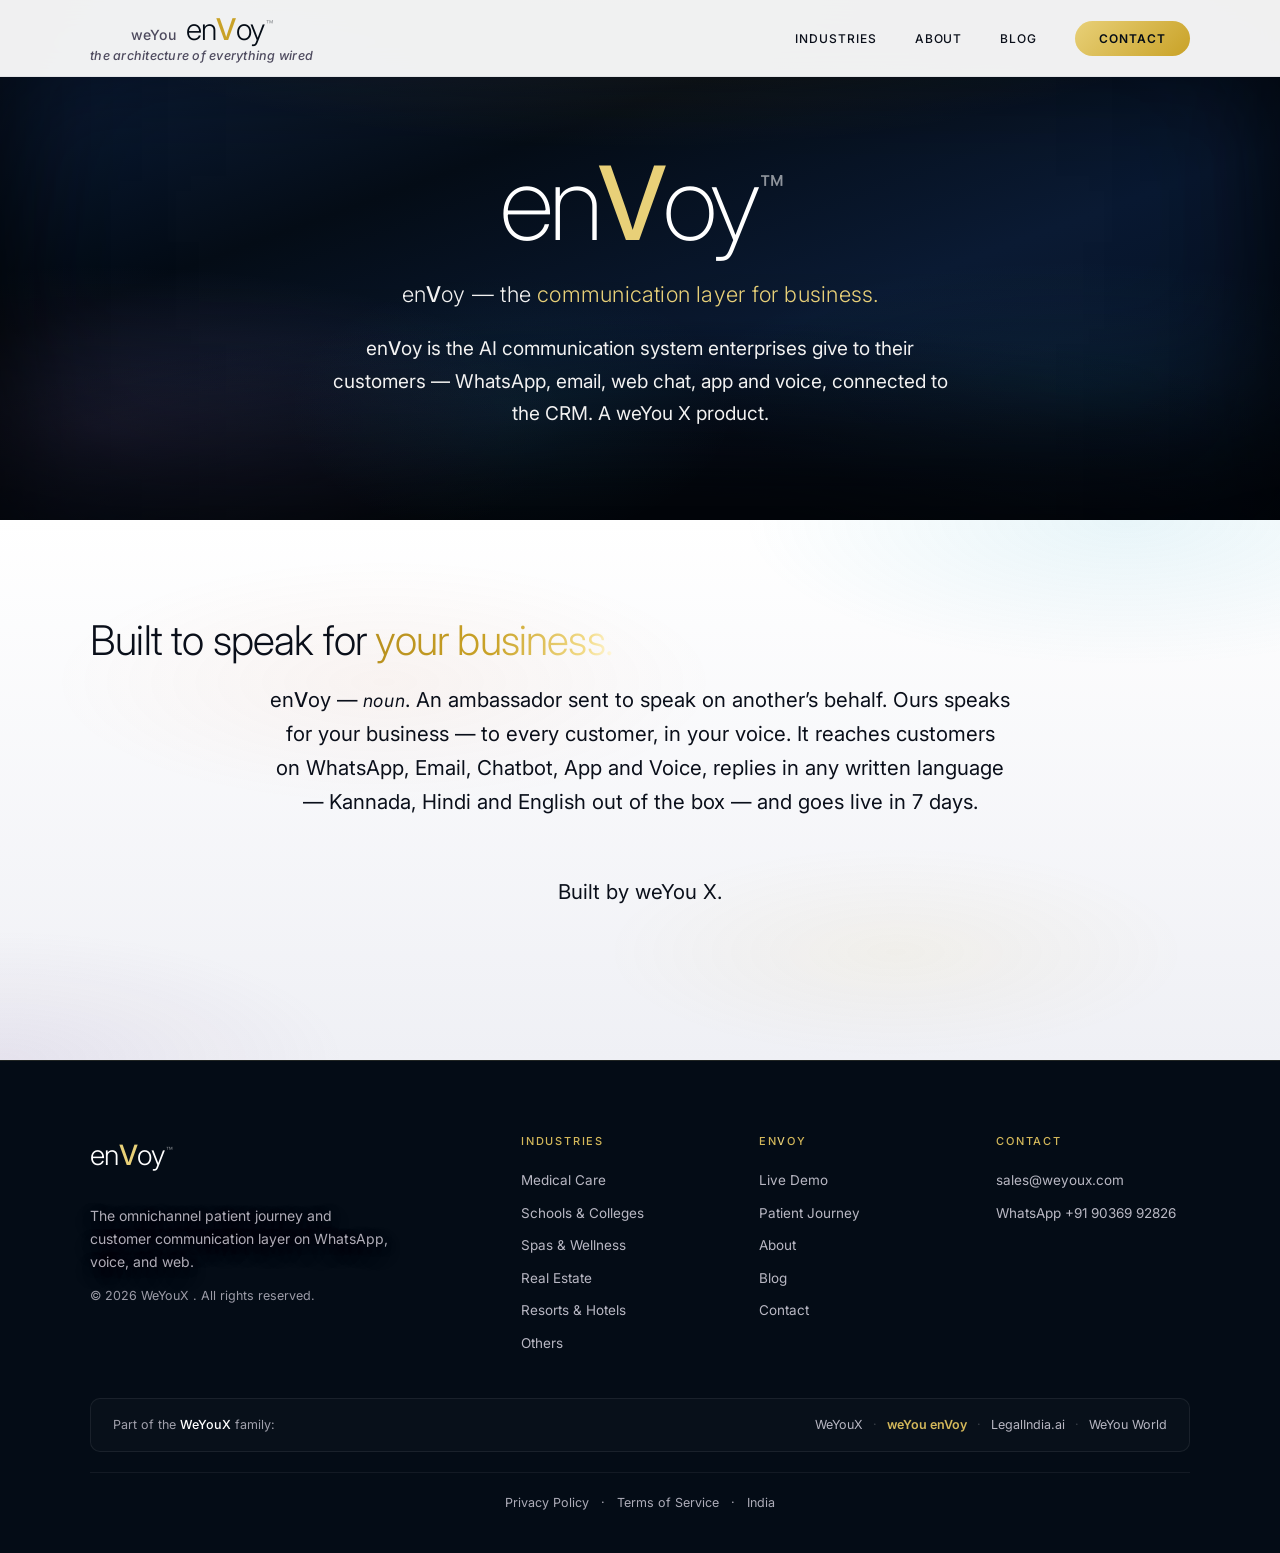
<file: about.html>
<!doctype html>
<html lang="en">
<head>
  <meta charset="UTF-8">
  <meta name="viewport" content="width=device-width, initial-scale=1.0">
  <title>The Communication Layer for Business &mdash; enVoy | weYou X</title>
  <meta name="description" content="enVoy is the AI communication system enterprises give to their customers &mdash; WhatsApp, email, web chat, app and voice, connected to the CRM. A weYou X product.">
  <meta name="author" content="weYou X">
  <meta name="robots" content="index, follow, max-image-preview:large, max-snippet:-1, max-video-preview:-1">
  <link rel="canonical" href="https://weyouenvoy.com/about">
  <meta name="theme-color" content="#040c16">
  <meta property="og:type" content="website">
  <meta property="og:url" content="https://weyouenvoy.com/about">
  <meta property="og:title" content="The Communication Layer for Business &mdash; enVoy | weYou X">
  <meta property="og:description" content="enVoy is the AI communication system enterprises give to their customers &mdash; WhatsApp, email, web chat, app and voice, connected to the CRM. A weYou X product.">
  <meta property="og:image" content="https://weyouenvoy.com/og-image.png">
  <meta property="og:site_name" content="enVoy">
  <meta property="og:locale" content="en_IN">
  <meta name="twitter:card" content="summary_large_image">
  <meta name="twitter:site" content="@weyoux">
  <meta name="twitter:title" content="The Communication Layer for Business &mdash; enVoy | weYou X">
  <meta name="twitter:description" content="enVoy is the AI communication system enterprises give to their customers &mdash; WhatsApp, email, web chat, app and voice, connected to the CRM. A weYou X product.">
  <meta name="twitter:image" content="https://weyouenvoy.com/og-image.png">
  <link rel="icon" href="/favicon.svg" type="image/svg+xml">
  <link rel="icon" href="/favicon.ico" sizes="any">
  <link rel="apple-touch-icon" href="/apple-touch-icon.png">
  <link rel="sitemap" type="application/xml" href="/sitemap.xml">
  <script type="application/ld+json">{"@context":"https://schema.org","@graph":[{"@type":"AboutPage","@id":"https://weyouenvoy.com/about#webpage","url":"https://weyouenvoy.com/about","name":"About enVoy","description":"enVoy is the AI communication system enterprises give to their customers &mdash; WhatsApp, email, web chat, app and voice, connected to the CRM. A weYou X product.","about":{"@id":"https://weyouenvoy.com/#product"},"isPartOf":{"@id":"https://weyouenvoy.com/#website"},"publisher":{"@id":"https://weyouenvoy.com/#organization"}},{"@type":"BreadcrumbList","@id":"https://weyouenvoy.com/about#breadcrumb","itemListElement":[{"@type":"ListItem","position":1,"name":"enVoy","item":"https://weyouenvoy.com/"},{"@type":"ListItem","position":2,"name":"About","item":"https://weyouenvoy.com/about"}]},{"@type":"SoftwareApplication","@id":"https://weyouenvoy.com/#product","name":"enVoy","url":"https://weyouenvoy.com/","applicationCategory":"BusinessApplication","brand":{"@id":"https://weyouenvoy.com/#organization"},"manufacturer":{"@id":"https://weyouenvoy.com/#organization"}},{"@type":"WebSite","@id":"https://weyouenvoy.com/#website","url":"https://weyouenvoy.com/","name":"enVoy","publisher":{"@id":"https://weyouenvoy.com/#organization"}},{"@type":"Organization","@id":"https://weyouenvoy.com/#organization","name":"weYou enVoy","url":"https://weyouenvoy.com/","logo":{"@type":"ImageObject","url":"https://weyouenvoy.com/logo.png"},"parentOrganization":{"@type":"Organization","@id":"https://weyoux.com/#organization","name":"WeYouX","url":"https://weyoux.com/"}},{"@type":"Organization","@id":"https://weyoux.com/#organization","name":"WeYouX","url":"https://weyoux.com/","logo":{"@type":"ImageObject","url":"https://weyoux.com/logo.png"}}]}</script>
  <link rel="preconnect" href="https://fonts.googleapis.com">
  <link rel="preconnect" href="https://fonts.gstatic.com" crossorigin>
  <link rel="stylesheet" href="style.css?v=107">
  <link href="https://fonts.googleapis.com/css2?family=Inter:wght@200;300;400;500;600&display=swap" rel="stylesheet">
</head>
<body>

  <header>
    <div class="container">
      <div class="logo-stack">
        <a href="/" class="logo" aria-label="weYou enVoy home">
          <span class="parent">weYou</span>
          <span class="brand">en<span class="V">V</span>oy<sup>&trade;</sup></span>
        </a>
        <span class="tagline" role="note" data-text="the architecture of everything wired" aria-label="the architecture of everything wired"><span class="tw" aria-hidden="true"></span></span>
      </div>
      <nav aria-label="Main navigation"><ul>
        <li class="nav-item-drop">
          <a href="/#industries">Industries</a>
          <div class="nav-dropdown">
            <div class="nav-dropdown-inner">
              <a href="/medical">Medical Care</a>
              <a href="/schools">Schools &amp; Colleges</a>
              <a href="/spas">Spas &amp; Wellness</a>
              <a href="/realestate">Real Estate</a>
              <a href="/hotels">Resorts &amp; Hotels</a>
              <a href="/others">Other Businesses</a>
            </div>
          </div>
        </li>
        <li><a href="/about">About</a></li>
        <li><a href="/blog">Blog</a></li>
        <li><a href="/contact" class="btn-gold">Contact</a></li>
      </ul></nav>
      <button class="hamburger" id="hamburger" aria-label="Open menu" aria-expanded="false"><span></span><span></span><span></span></button>
    </div>
    <div class="mobile-nav" id="mobileNav">
      <a href="/#industries">Industries</a>
      <a href="/medical" class="mn-sub">Medical Care</a>
      <a href="/schools" class="mn-sub">Schools &amp; Colleges</a>
      <a href="/spas" class="mn-sub">Spas &amp; Wellness</a>
      <a href="/realestate" class="mn-sub">Real Estate</a>
      <a href="/hotels" class="mn-sub">Resorts &amp; Hotels</a>
      <a href="/others" class="mn-sub">Other Businesses</a>
      <a href="/about">About</a>
      <a href="/blog">Blog</a>
      <a href="/contact">Contact</a>
    </div>
  </header>

  <main>
  <section class="subhero">
    <div class="dark-glow" aria-hidden="true"></div>
    <div class="container">
      <div class="hero-mark" aria-hidden="true">en<span class="V">V</span>oy<sup>&trade;</sup></div>
      <h1 class="about-head about-write" data-order="1">en<span class="V">V</span>oy &mdash; the <span class="em">communication layer for business.</span></h1>
      <p class="about-write" data-order="2">en<span class="V">V</span>oy is the AI communication system enterprises give to their customers &mdash; WhatsApp, email, web chat, app and voice, connected to the CRM. A weYou X product.</p>
    </div>
  </section>
  <section class="sub-section">
    <div class="container">
      <h2 class="piano">Built to speak for <span class="em">your business.</span></h2>
      <p class="about-write about-envoy" data-order="3">en<span class="V">V</span>oy &mdash; <em>noun</em>. An ambassador sent to speak on another&rsquo;s behalf. Ours speaks for your business &mdash; to every customer, in your voice. It reaches customers on WhatsApp, Email, Chatbot, App and Voice, replies in any written language &mdash; Kannada, Hindi and English out of the box &mdash; and goes live in 7 days.</p>
      <p class="about-write about-envoy" data-order="4">Built by <a href="https://weyoux.com/">weYou X</a>.</p>
    </div>
  </section>


  </main>

    <footer>
    <div class="container">
      <div class="foot-grid">
        <div class="foot-brand">
          <div class="foot-logo">en<span class="V">V</span>oy<sup>&trade;</sup></div>
          <p class="foot-tag">The omnichannel patient journey and customer communication layer on WhatsApp, voice, and web.</p>
          <div class="foot-copy">&copy; 2026 WeYouX . All rights reserved.</div>
        </div>
        <div class="foot-col">
          <h3>Industries</h3>
          <a href="/medical">Medical Care</a>
          <a href="/schools">Schools &amp; Colleges</a>
          <a href="/spas">Spas &amp; Wellness</a>
          <a href="/realestate">Real Estate</a>
          <a href="/hotels">Resorts &amp; Hotels</a>
          <a href="/others">Others</a>
        </div>
        <div class="foot-col">
          <h3>en<span class="V">V</span>oy</h3>
          <a href="/#demo">Live Demo</a>
          <a href="/#journey">Patient Journey</a>
          <a href="/about">About</a>
          <a href="/blog">Blog</a>
          <a href="/contact">Contact</a>
        </div>
        <div class="foot-col">
          <h3>Contact</h3>
          <a href="mailto:sales@weyoux.com">sales@weyoux.com</a>
          <a href="https://wa.me/919036992826?text=Hi" target="_blank" rel="noopener">WhatsApp +91 90369 92826</a>
        </div>
      </div>

      <div class="foot-corporate">
        <span class="foot-family-label">Part of the <a href="https://weyoux.com/" target="_blank" rel="noopener">WeYouX</a> family:</span>
        <div class="foot-family-links">
          <a href="https://weyoux.com/" class="family-link" target="_blank" rel="noopener">WeYouX</a>
          <span class="family-sep">&middot;</span>
          <span class="family-current">weYou enVoy</span>
          <span class="family-sep">&middot;</span>
          <a href="https://legalindia.ai/" class="family-link" target="_blank" rel="noopener">LegalIndia.ai</a>
          <span class="family-sep">&middot;</span>
          <a href="https://weyouworld.com/" class="family-link" target="_blank" rel="noopener">WeYou World</a>
        </div>
      </div>

      <div class="foot-bottom">
        <div class="foot-legal-links">
          <a href="/privacy">Privacy Policy</a> &middot; <a href="/terms">Terms of Service</a> &middot; <span>India</span>
        </div>
      </div>
    </div>
  </footer>

<script src="script.js?v=35" defer></script>
</body>
</html>
</file>
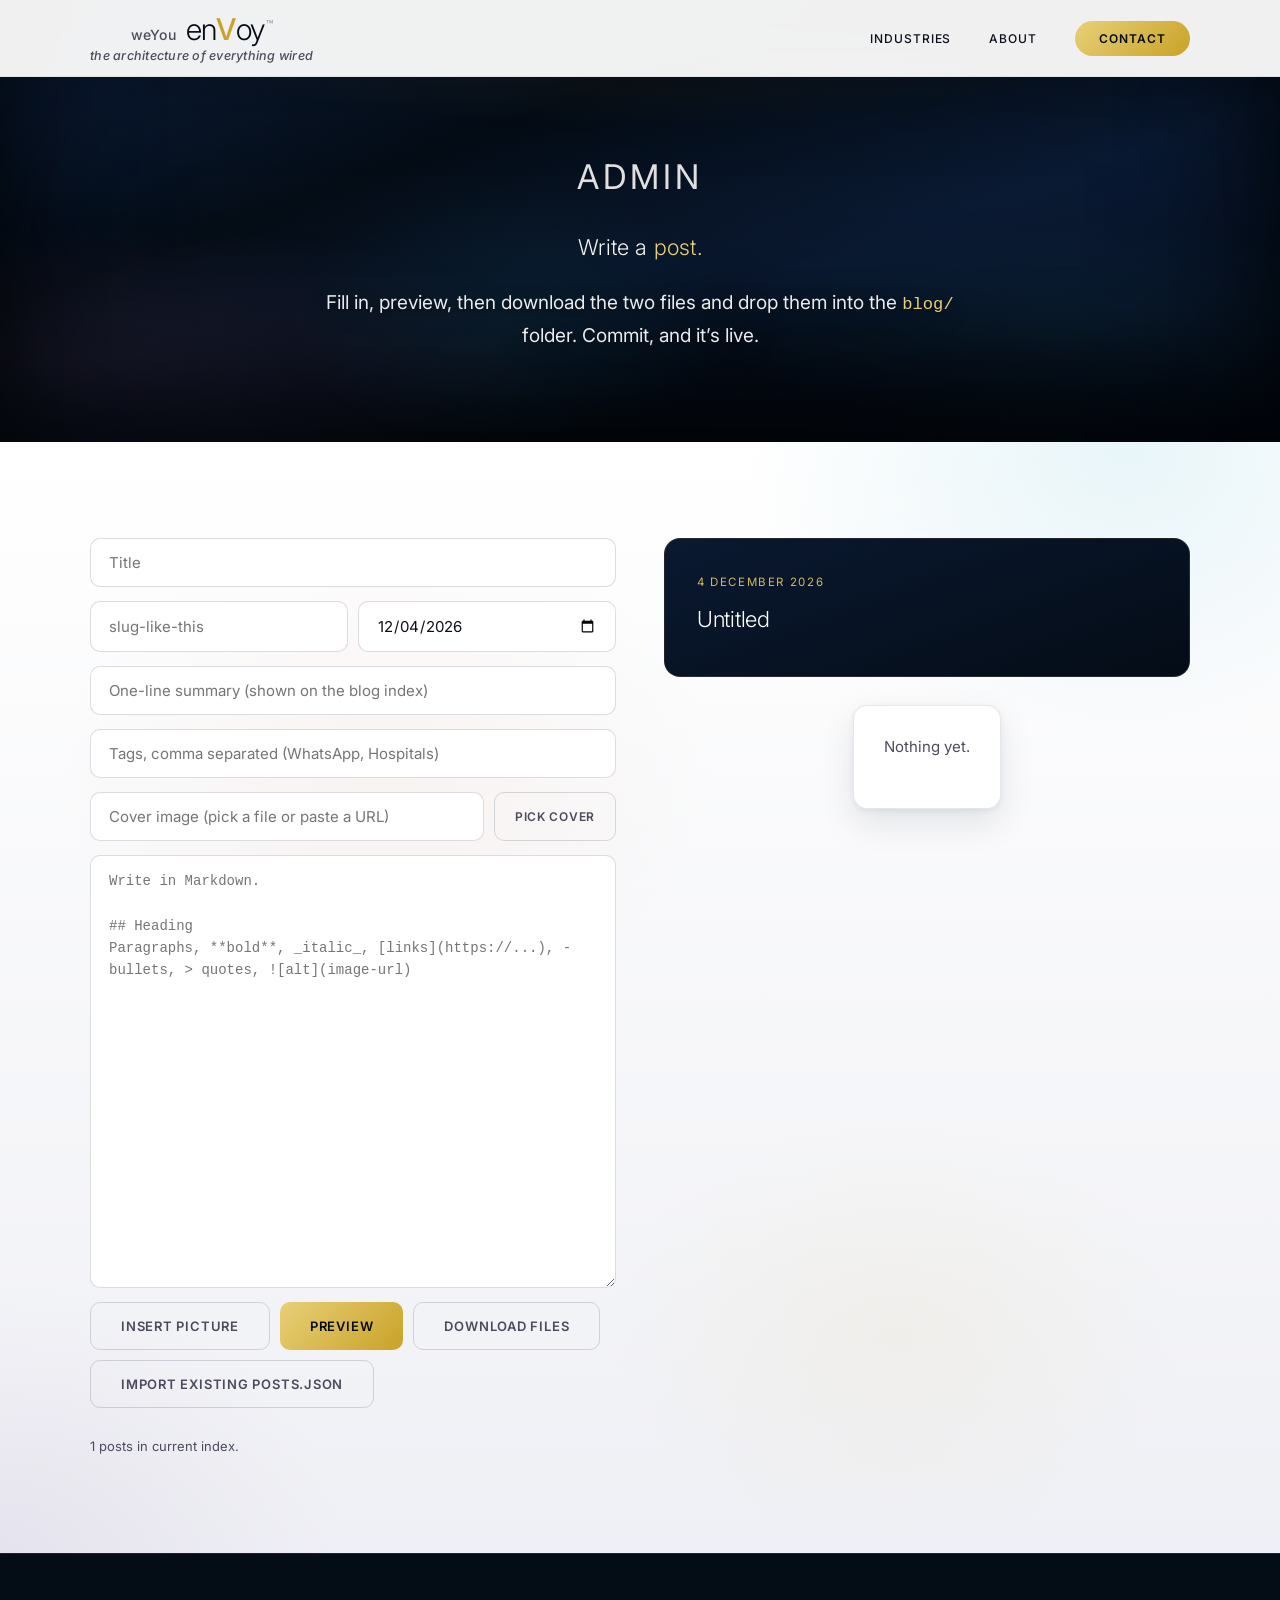
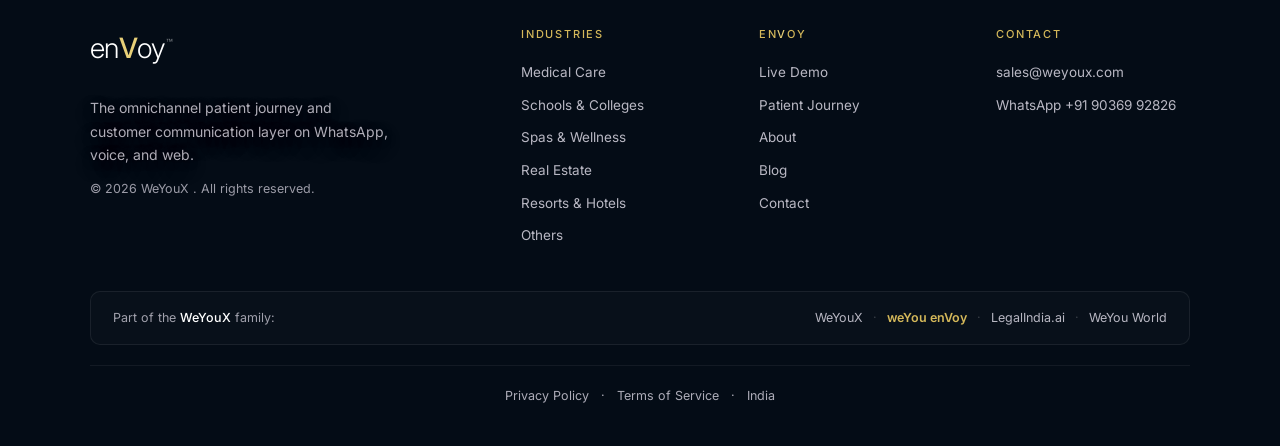
<file: admin.html>
<!doctype html>
<html lang="en">
<head>
  <meta charset="UTF-8">
  <meta name="viewport" content="width=device-width, initial-scale=1.0">
  <title>Write a post &mdash; enVoy</title>
  <meta name="description" content="Internal: write and export a blog post.">
  <meta name="author" content="weYou X">
  <meta name="robots" content="noindex, nofollow">
  <link rel="canonical" href="https://weyouenvoy.com/admin">
  <meta name="theme-color" content="#040c16">
  <meta property="og:type" content="website">
  <meta property="og:url" content="https://weyouenvoy.com/admin">
  <meta property="og:title" content="Write a post &mdash; enVoy">
  <meta property="og:description" content="Internal: write and export a blog post.">
  <meta property="og:image" content="https://weyouenvoy.com/og-image.png">
  <meta property="og:site_name" content="enVoy">
  <meta name="twitter:card" content="summary_large_image">
  <meta name="twitter:title" content="Write a post &mdash; enVoy">
  <meta name="twitter:description" content="Internal: write and export a blog post.">
  <meta name="twitter:image" content="https://weyouenvoy.com/og-image.png">
  <link rel="icon" href="/favicon.svg" type="image/svg+xml">
  <link rel="icon" href="/favicon.ico" sizes="any">
  <link rel="apple-touch-icon" href="/apple-touch-icon.png">
  <link rel="preconnect" href="https://fonts.googleapis.com">
  <link rel="preconnect" href="https://fonts.gstatic.com" crossorigin>
  <link href="https://fonts.googleapis.com/css2?family=Inter:wght@200;300;400;500;600&display=swap" rel="stylesheet">
  <link rel="stylesheet" href="/style.css?v=107">
</head>
<body>

  <header>
    <div class="container">
      <div class="logo-stack">
        <a href="/" class="logo" aria-label="weYou enVoy home">
          <span class="parent">weYou</span>
          <span class="brand">en<span class="V">V</span>oy<sup>&trade;</sup></span>
        </a>
        <span class="tagline" role="note" data-text="the architecture of everything wired" aria-label="the architecture of everything wired"><span class="tw" aria-hidden="true"></span></span>
      </div>
      <nav aria-label="Main navigation"><ul>
        <li class="nav-item-drop">
          <a href="/#industries">Industries</a>
          <div class="nav-dropdown">
            <div class="nav-dropdown-inner">
              <a href="/medical">Medical Care</a>
              <a href="/schools">Schools &amp; Colleges</a>
              <a href="/spas">Spas &amp; Wellness</a>
              <a href="/realestate">Real Estate</a>
              <a href="/hotels">Resorts &amp; Hotels</a>
              <a href="/others">Other Businesses</a>
            </div>
          </div>
        </li>
        <li><a href="/about">About</a></li>
        <li><a href="/contact" class="btn-gold">Contact</a></li>
      </ul></nav>
      <button class="hamburger" id="hamburger" aria-label="Open menu" aria-expanded="false"><span></span><span></span><span></span></button>
    </div>
    <div class="mobile-nav" id="mobileNav">
      <a href="/#industries">Industries</a>
      <a href="/medical" class="mn-sub">Medical Care</a>
      <a href="/schools" class="mn-sub">Schools &amp; Colleges</a>
      <a href="/spas" class="mn-sub">Spas &amp; Wellness</a>
      <a href="/realestate" class="mn-sub">Real Estate</a>
      <a href="/hotels" class="mn-sub">Resorts &amp; Hotels</a>
      <a href="/others" class="mn-sub">Other Businesses</a>
      <a href="/about">About</a>
      <a href="/contact">Contact</a>
    </div>
  </header>

  <main>
  <section class="subhero">
    <div class="dark-glow" aria-hidden="true"></div>
    <div class="container">
      <div class="breadcrumb">Admin</div>
      <h1>Write a <span class="em">post.</span></h1>
      <p>Fill in, preview, then download the two files and drop them into the <code>blog/</code> folder. Commit, and it&rsquo;s live.</p>
    </div>
  </section>
  <section class="sub-section">
    <div class="container admin-grid">
      <h2 class="visually-hidden">Post Composer and Live Preview</h2>
      <form class="contact-form admin-form" id="postForm" onsubmit="return false">
        <label class="visually-hidden" for="pTitle">Title</label>
        <input id="pTitle" placeholder="Title" required>
        <div class="cf-row">
          <input id="pSlug" placeholder="slug-like-this" pattern="[a-z0-9-]+" required>
          <input id="pDate" type="date" required>
        </div>
        <input id="pSummary" placeholder="One-line summary (shown on the blog index)" required>
        <input id="pTags" placeholder="Tags, comma separated (WhatsApp, Hospitals)">
        <div class="cf-row">
          <input id="pCover" placeholder="Cover image (pick a file or paste a URL)">
          <button type="button" id="btnCover" class="alt pick">Pick cover</button>
        </div>
        <input type="file" id="coverFile" accept="image/*" hidden>
        <textarea id="pBody" rows="18" placeholder="Write in Markdown.

## Heading
Paragraphs, **bold**, _italic_, [links](https://...), - bullets, > quotes, ![alt](image-url)"></textarea>
        <div class="admin-actions">
          <button type="button" id="btnImg" class="alt">Insert picture</button>
          <input type="file" id="imgFile" accept="image/*" multiple hidden>
          <button type="button" id="btnPreview">Preview</button>
          <button type="button" id="btnExport" class="alt">Download files</button>
          <button type="button" id="btnImport" class="alt">Import existing posts.json</button>
          <input type="file" id="importFile" accept=".json" hidden>
        </div>
        <p class="demo-hint" id="adminStatus">Drafts autosave in this browser.</p>
      </form>
      <div class="admin-preview">
        <div class="blog-card" id="prevCard"><span class="blog-card-date">&nbsp;</span><h3>&nbsp;</h3><p>&nbsp;</p></div>
        <div class="post-body" id="prevBody"><p class="blog-empty">Preview appears here.</p></div>
      </div>
    </div>
  </section>
  </main>

    <footer>
    <div class="container">
      <div class="foot-grid">
        <div class="foot-brand">
          <div class="foot-logo">en<span class="V">V</span>oy<sup>&trade;</sup></div>
          <p class="foot-tag">The omnichannel patient journey and customer communication layer on WhatsApp, voice, and web.</p>
          <div class="foot-copy">&copy; 2026 WeYouX . All rights reserved.</div>
        </div>
        <div class="foot-col">
          <h3>Industries</h3>
          <a href="/medical">Medical Care</a>
          <a href="/schools">Schools &amp; Colleges</a>
          <a href="/spas">Spas &amp; Wellness</a>
          <a href="/realestate">Real Estate</a>
          <a href="/hotels">Resorts &amp; Hotels</a>
          <a href="/others">Others</a>
        </div>
        <div class="foot-col">
          <h3>en<span class="V">V</span>oy</h3>
          <a href="/#demo">Live Demo</a>
          <a href="/#journey">Patient Journey</a>
          <a href="/about">About</a>
          <a href="/blog">Blog</a>
          <a href="/contact">Contact</a>
        </div>
        <div class="foot-col">
          <h3>Contact</h3>
          <a href="mailto:sales@weyoux.com">sales@weyoux.com</a>
          <a href="https://wa.me/919036992826?text=Hi" target="_blank" rel="noopener">WhatsApp +91 90369 92826</a>
        </div>
      </div>

      <div class="foot-corporate">
        <span class="foot-family-label">Part of the <a href="https://weyoux.com/" target="_blank" rel="noopener">WeYouX</a> family:</span>
        <div class="foot-family-links">
          <a href="https://weyoux.com/" class="family-link" target="_blank" rel="noopener">WeYouX</a>
          <span class="family-sep">&middot;</span>
          <span class="family-current">weYou enVoy</span>
          <span class="family-sep">&middot;</span>
          <a href="https://legalindia.ai/" class="family-link" target="_blank" rel="noopener">LegalIndia.ai</a>
          <span class="family-sep">&middot;</span>
          <a href="https://weyouworld.com/" class="family-link" target="_blank" rel="noopener">WeYou World</a>
        </div>
      </div>

      <div class="foot-bottom">
        <div class="foot-legal-links">
          <a href="/privacy">Privacy Policy</a> &middot; <a href="/terms">Terms of Service</a> &middot; <span>India</span>
        </div>
      </div>
    </div>
  </footer>

<script src="/script.js?v=40" defer></script>
<script src="/blog/blog.js?v=1" defer></script>
<script src="/blog/admin.js?v=2" defer></script>
</body>
</html>
</file>
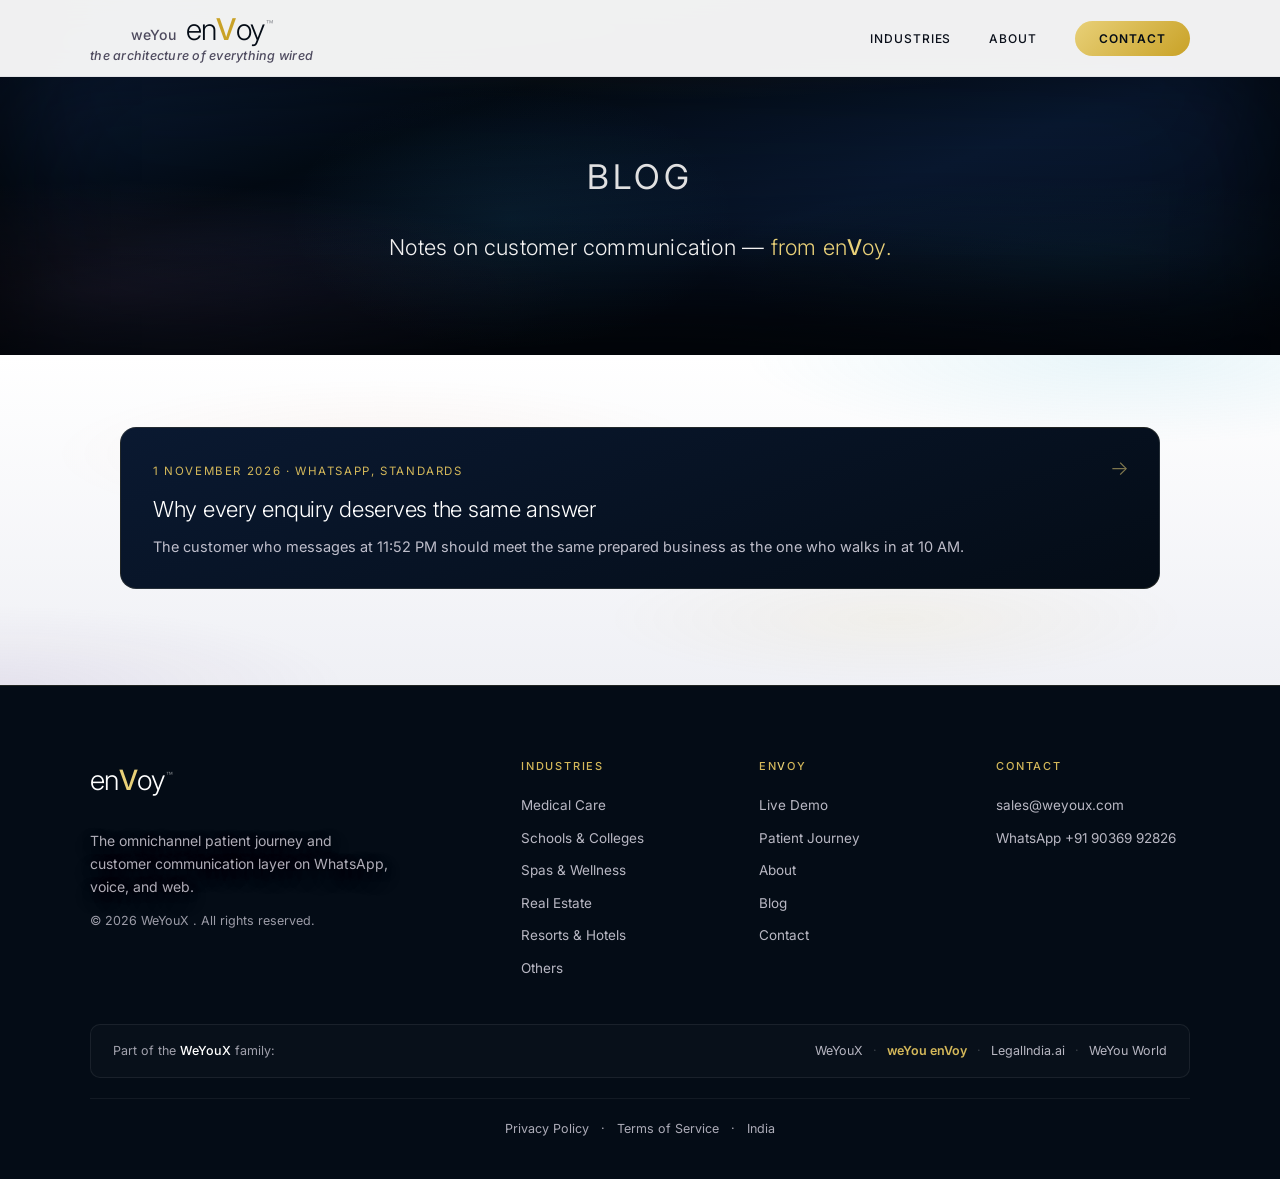
<file: blog.html>
<!doctype html>
<html lang="en">
<head>
  <meta charset="UTF-8">
  <meta name="viewport" content="width=device-width, initial-scale=1.0">
  <title>Blog &mdash; enVoy | weYou X</title>
  <meta name="description" content="Notes from enVoy on AI customer communication, WhatsApp Business, and running every enquiry to your standards.">
  <meta name="author" content="weYou X">
  <meta name="robots" content="index, follow, max-image-preview:large, max-snippet:-1">
  <link rel="canonical" href="https://weyouenvoy.com/blog">
  <meta name="theme-color" content="#040c16">
  <meta property="og:type" content="website">
  <meta property="og:url" content="https://weyouenvoy.com/blog">
  <meta property="og:title" content="Blog &mdash; enVoy | weYou X">
  <meta property="og:description" content="Notes from enVoy on AI customer communication, WhatsApp Business, and running every enquiry to your standards.">
  <meta property="og:image" content="https://weyouenvoy.com/og-image.png">
  <meta property="og:site_name" content="enVoy">
  <meta name="twitter:card" content="summary_large_image">
  <meta name="twitter:title" content="Blog &mdash; enVoy | weYou X">
  <meta name="twitter:description" content="Notes from enVoy on AI customer communication, WhatsApp Business, and running every enquiry to your standards.">
  <meta name="twitter:image" content="https://weyouenvoy.com/og-image.png">
  <link rel="icon" href="/favicon.svg" type="image/svg+xml">
  <link rel="icon" href="/favicon.ico" sizes="any">
  <link rel="apple-touch-icon" href="/apple-touch-icon.png">
  <link rel="preconnect" href="https://fonts.googleapis.com">
  <link rel="preconnect" href="https://fonts.gstatic.com" crossorigin>
  <link href="https://fonts.googleapis.com/css2?family=Inter:wght@200;300;400;500;600&display=swap" rel="stylesheet">
  <link rel="stylesheet" href="/style.css?v=107">
</head>
<body>

  <header>
    <div class="container">
      <div class="logo-stack">
        <a href="/" class="logo" aria-label="weYou enVoy home">
          <span class="parent">weYou</span>
          <span class="brand">en<span class="V">V</span>oy<sup>&trade;</sup></span>
        </a>
        <span class="tagline" role="note" data-text="the architecture of everything wired" aria-label="the architecture of everything wired"><span class="tw" aria-hidden="true"></span></span>
      </div>
      <nav aria-label="Main navigation"><ul>
        <li class="nav-item-drop">
          <a href="/#industries">Industries</a>
          <div class="nav-dropdown">
            <div class="nav-dropdown-inner">
              <a href="/medical">Medical Care</a>
              <a href="/schools">Schools &amp; Colleges</a>
              <a href="/spas">Spas &amp; Wellness</a>
              <a href="/realestate">Real Estate</a>
              <a href="/hotels">Resorts &amp; Hotels</a>
              <a href="/others">Other Businesses</a>
            </div>
          </div>
        </li>
        <li><a href="/about">About</a></li>
        <li><a href="/contact" class="btn-gold">Contact</a></li>
      </ul></nav>
      <button class="hamburger" id="hamburger" aria-label="Open menu" aria-expanded="false"><span></span><span></span><span></span></button>
    </div>
    <div class="mobile-nav" id="mobileNav">
      <a href="/#industries">Industries</a>
      <a href="/medical" class="mn-sub">Medical Care</a>
      <a href="/schools" class="mn-sub">Schools &amp; Colleges</a>
      <a href="/spas" class="mn-sub">Spas &amp; Wellness</a>
      <a href="/realestate" class="mn-sub">Real Estate</a>
      <a href="/hotels" class="mn-sub">Resorts &amp; Hotels</a>
      <a href="/others" class="mn-sub">Other Businesses</a>
      <a href="/about">About</a>
      <a href="/contact">Contact</a>
    </div>
  </header>

  <main>
  <section class="subhero">
    <div class="dark-glow" aria-hidden="true"></div>
    <div class="container">
      <div class="breadcrumb">Blog</div>
      <h1>Notes on customer communication &mdash; <span class="em">from en<span class="V">V</span>oy.</span></h1>
    </div>
  </section>
  <section class="sub-section blog-list-wrap">
    <div class="container">
      <h2 class="visually-hidden">Articles</h2>
      <div class="blog-grid" id="blogGrid"><p class="blog-empty">Loading&hellip;</p></div>
    </div>
  </section>
  </main>

    <footer>
    <div class="container">
      <div class="foot-grid">
        <div class="foot-brand">
          <div class="foot-logo">en<span class="V">V</span>oy<sup>&trade;</sup></div>
          <p class="foot-tag">The omnichannel patient journey and customer communication layer on WhatsApp, voice, and web.</p>
          <div class="foot-copy">&copy; 2026 WeYouX . All rights reserved.</div>
        </div>
        <div class="foot-col">
          <h3>Industries</h3>
          <a href="/medical">Medical Care</a>
          <a href="/schools">Schools &amp; Colleges</a>
          <a href="/spas">Spas &amp; Wellness</a>
          <a href="/realestate">Real Estate</a>
          <a href="/hotels">Resorts &amp; Hotels</a>
          <a href="/others">Others</a>
        </div>
        <div class="foot-col">
          <h3>en<span class="V">V</span>oy</h3>
          <a href="/#demo">Live Demo</a>
          <a href="/#journey">Patient Journey</a>
          <a href="/about">About</a>
          <a href="/blog">Blog</a>
          <a href="/contact">Contact</a>
        </div>
        <div class="foot-col">
          <h3>Contact</h3>
          <a href="mailto:sales@weyoux.com">sales@weyoux.com</a>
          <a href="https://wa.me/919036992826?text=Hi" target="_blank" rel="noopener">WhatsApp +91 90369 92826</a>
        </div>
      </div>

      <div class="foot-corporate">
        <span class="foot-family-label">Part of the <a href="https://weyoux.com/" target="_blank" rel="noopener">WeYouX</a> family:</span>
        <div class="foot-family-links">
          <a href="https://weyoux.com/" class="family-link" target="_blank" rel="noopener">WeYouX</a>
          <span class="family-sep">&middot;</span>
          <span class="family-current">weYou enVoy</span>
          <span class="family-sep">&middot;</span>
          <a href="https://legalindia.ai/" class="family-link" target="_blank" rel="noopener">LegalIndia.ai</a>
          <span class="family-sep">&middot;</span>
          <a href="https://weyouworld.com/" class="family-link" target="_blank" rel="noopener">WeYou World</a>
        </div>
      </div>

      <div class="foot-bottom">
        <div class="foot-legal-links">
          <a href="/privacy">Privacy Policy</a> &middot; <a href="/terms">Terms of Service</a> &middot; <span>India</span>
        </div>
      </div>
    </div>
  </footer>

<script src="/script.js?v=40" defer></script>
<script src="/blog/blog.js?v=1" defer></script>
</body>
</html>
</file>
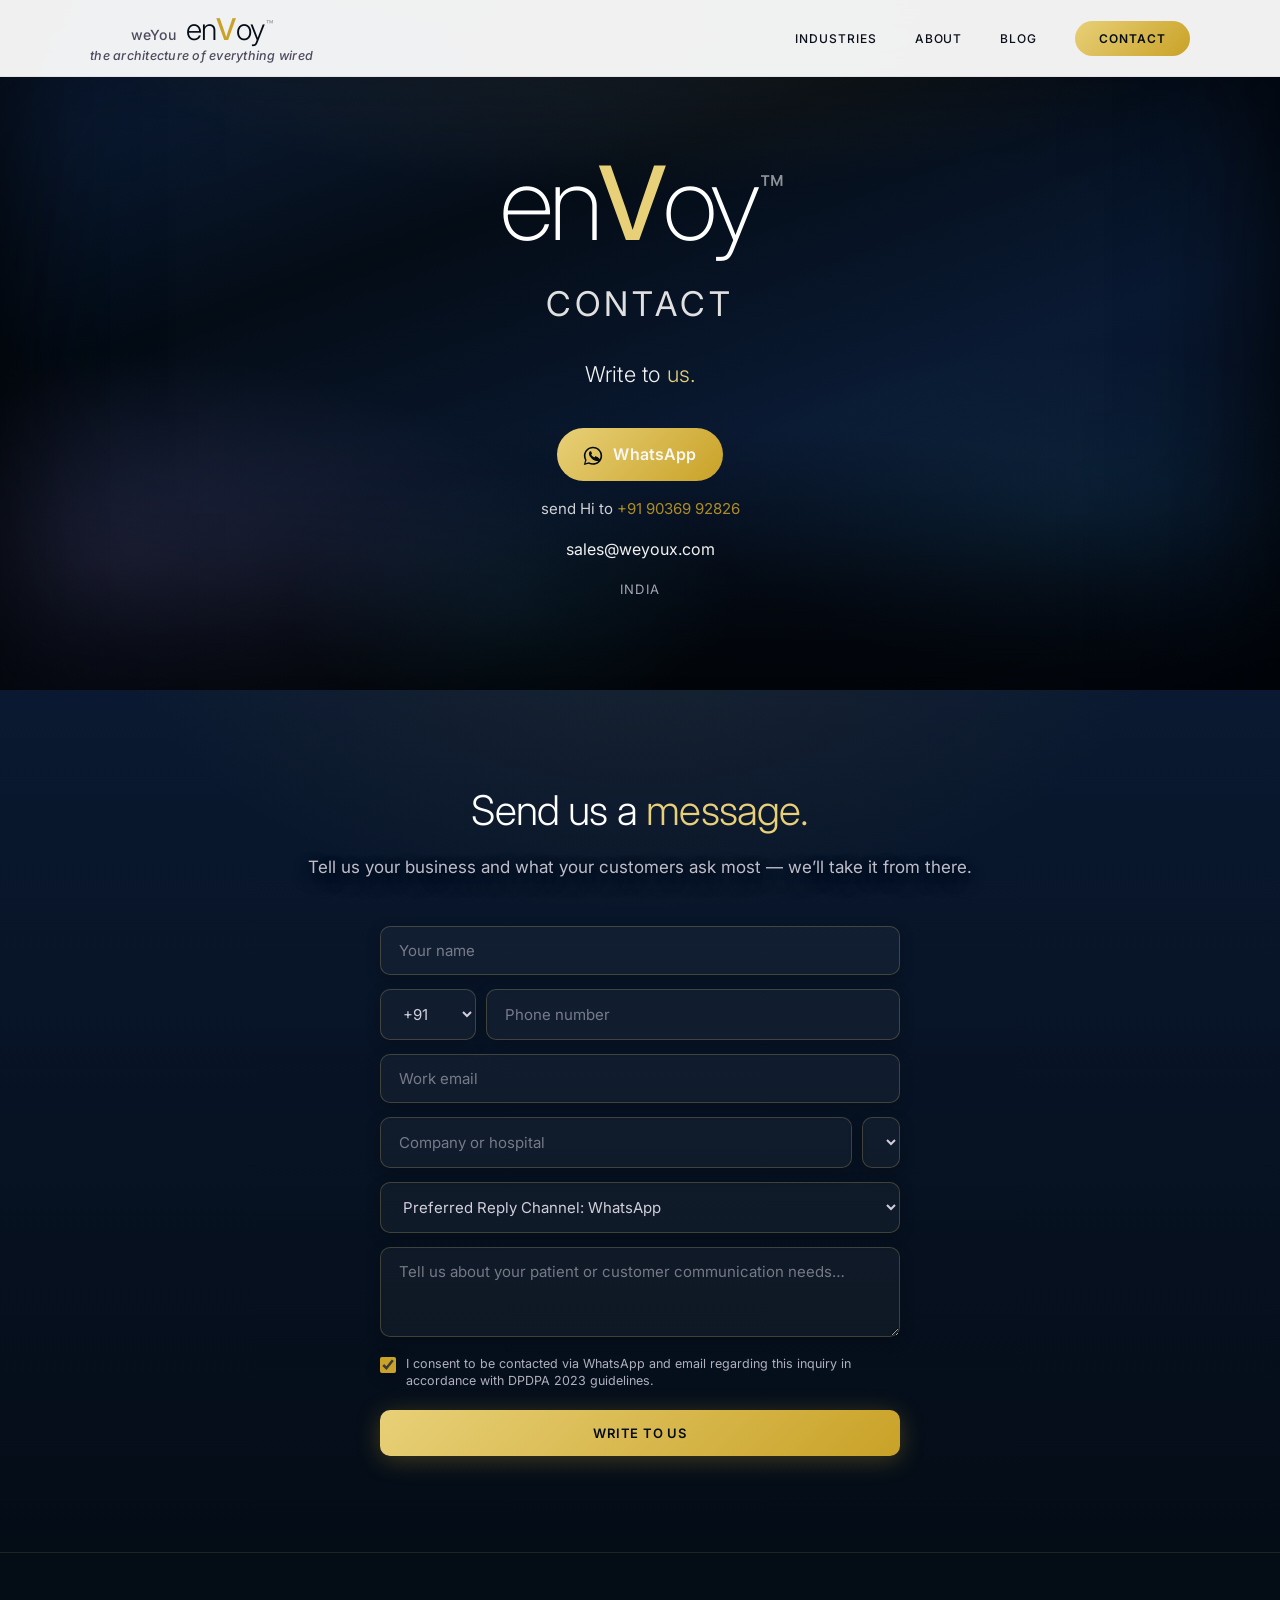
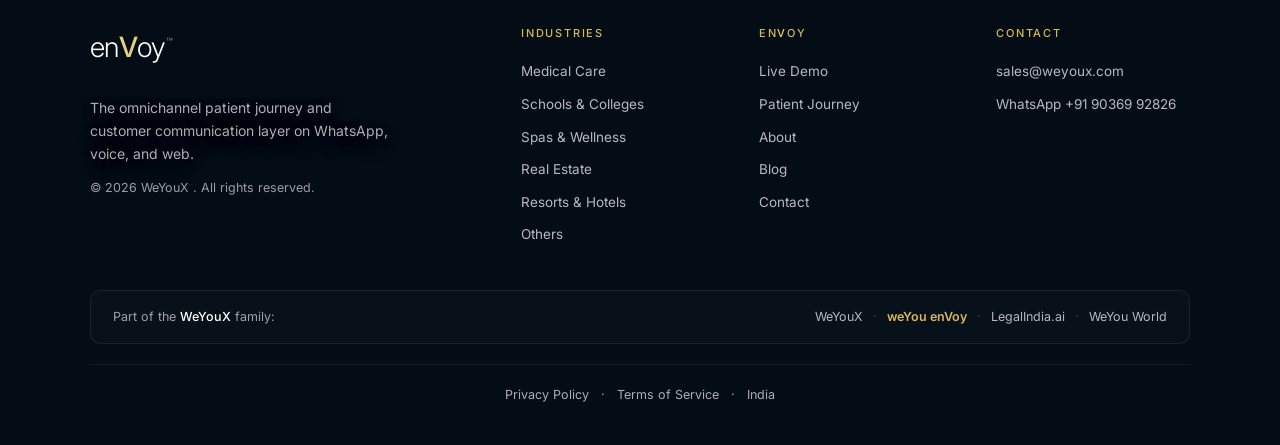
<file: contact.html>
<!doctype html>
<html lang="en">
<head>
  <meta charset="UTF-8">
  <meta name="viewport" content="width=device-width, initial-scale=1.0">
  <title>Contact the enVoy Team &mdash; enVoy | weYou X</title>
  <meta name="description" content="Write to the enVoy team at sales@weyoux.com. Based in Bengaluru, Karnataka, India. enVoy is a weYou X product.">
  <meta name="author" content="weYou X">
  <meta name="robots" content="index, follow, max-image-preview:large, max-snippet:-1, max-video-preview:-1">
  <link rel="canonical" href="https://weyouenvoy.com/contact">
  <meta name="theme-color" content="#040c16">
  <meta property="og:type" content="website">
  <meta property="og:url" content="https://weyouenvoy.com/contact">
  <meta property="og:title" content="Contact the enVoy Team &mdash; enVoy | weYou X">
  <meta property="og:description" content="Write to the enVoy team at sales@weyoux.com. Based in Bengaluru, Karnataka, India. enVoy is a weYou X product.">
  <meta property="og:image" content="https://weyouenvoy.com/og-image.png">
  <meta property="og:site_name" content="enVoy">
  <meta property="og:locale" content="en_IN">
  <meta name="twitter:card" content="summary_large_image">
  <meta name="twitter:site" content="@weyoux">
  <meta name="twitter:title" content="Contact the enVoy Team &mdash; enVoy | weYou X">
  <meta name="twitter:description" content="Write to the enVoy team at sales@weyoux.com. Based in Bengaluru, Karnataka, India. enVoy is a weYou X product.">
  <meta name="twitter:image" content="https://weyouenvoy.com/og-image.png">
  <link rel="icon" href="/favicon.svg" type="image/svg+xml">
  <link rel="icon" href="/favicon.ico" sizes="any">
  <link rel="apple-touch-icon" href="/apple-touch-icon.png">
  <link rel="sitemap" type="application/xml" href="/sitemap.xml">
  <script type="application/ld+json">{"@context":"https://schema.org","@graph":[{"@type":"ContactPage","@id":"https://weyouenvoy.com/contact#webpage","url":"https://weyouenvoy.com/contact","name":"Contact enVoy","description":"Write to the enVoy team at sales@weyoux.com. Based in Bengaluru, Karnataka, India. enVoy is a weYou X product.","about":{"@id":"https://weyouenvoy.com/#product"},"isPartOf":{"@id":"https://weyouenvoy.com/#website"},"publisher":{"@id":"https://weyouenvoy.com/#organization"}},{"@type":"BreadcrumbList","@id":"https://weyouenvoy.com/contact#breadcrumb","itemListElement":[{"@type":"ListItem","position":1,"name":"enVoy","item":"https://weyouenvoy.com/"},{"@type":"ListItem","position":2,"name":"Contact","item":"https://weyouenvoy.com/contact"}]},{"@type":"SoftwareApplication","@id":"https://weyouenvoy.com/#product","name":"enVoy","url":"https://weyouenvoy.com/","applicationCategory":"BusinessApplication","brand":{"@id":"https://weyouenvoy.com/#organization"},"manufacturer":{"@id":"https://weyouenvoy.com/#organization"}},{"@type":"WebSite","@id":"https://weyouenvoy.com/#website","url":"https://weyouenvoy.com/","name":"enVoy","publisher":{"@id":"https://weyouenvoy.com/#organization"}},{"@type":"Organization","@id":"https://weyouenvoy.com/#organization","name":"weYou enVoy","url":"https://weyouenvoy.com/","logo":{"@type":"ImageObject","url":"https://weyouenvoy.com/logo.png"},"parentOrganization":{"@type":"Organization","@id":"https://weyoux.com/#organization","name":"WeYouX","url":"https://weyoux.com/"}},{"@type":"Organization","@id":"https://weyoux.com/#organization","name":"WeYouX","url":"https://weyoux.com/","logo":{"@type":"ImageObject","url":"https://weyoux.com/logo.png"}}]}</script>
  <link rel="preconnect" href="https://fonts.googleapis.com">
  <link rel="preconnect" href="https://fonts.gstatic.com" crossorigin>
  <link rel="stylesheet" href="style.css?v=107">
  <link href="https://fonts.googleapis.com/css2?family=Inter:wght@200;300;400;500;600&display=swap" rel="stylesheet">
</head>
<body>

  <header>
    <div class="container">
      <div class="logo-stack">
        <a href="/" class="logo" aria-label="weYou enVoy home">
          <span class="parent">weYou</span>
          <span class="brand">en<span class="V">V</span>oy<sup>&trade;</sup></span>
        </a>
        <span class="tagline" role="note" data-text="the architecture of everything wired" aria-label="the architecture of everything wired"><span class="tw" aria-hidden="true"></span></span>
      </div>
      <nav aria-label="Main navigation"><ul>
        <li class="nav-item-drop">
          <a href="/#industries">Industries</a>
          <div class="nav-dropdown">
            <div class="nav-dropdown-inner">
              <a href="/medical">Medical Care</a>
              <a href="/schools">Schools &amp; Colleges</a>
              <a href="/spas">Spas &amp; Wellness</a>
              <a href="/realestate">Real Estate</a>
              <a href="/hotels">Resorts &amp; Hotels</a>
              <a href="/others">Other Businesses</a>
            </div>
          </div>
        </li>
        <li><a href="/about">About</a></li>
        <li><a href="/blog">Blog</a></li>
        <li><a href="/contact" class="btn-gold">Contact</a></li>
      </ul></nav>
      <button class="hamburger" id="hamburger" aria-label="Open menu" aria-expanded="false"><span></span><span></span><span></span></button>
    </div>
    <div class="mobile-nav" id="mobileNav">
      <a href="/#industries">Industries</a>
      <a href="/medical" class="mn-sub">Medical Care</a>
      <a href="/schools" class="mn-sub">Schools &amp; Colleges</a>
      <a href="/spas" class="mn-sub">Spas &amp; Wellness</a>
      <a href="/realestate" class="mn-sub">Real Estate</a>
      <a href="/hotels" class="mn-sub">Resorts &amp; Hotels</a>
      <a href="/others" class="mn-sub">Other Businesses</a>
      <a href="/about">About</a>
      <a href="/blog">Blog</a>
      <a href="/contact">Contact</a>
    </div>
  </header>

  <main>

  <section class="subhero">
    <div class="dark-glow" aria-hidden="true"></div>
    <div class="container">
      <div class="hero-mark">en<span class="V">V</span>oy<sup>&trade;</sup></div>
      <div class="breadcrumb">Contact</div>
      <h1>Write to <span class="em">us.</span></h1>
      <div class="contact-lines" style="margin-top:36px">
        <a href="https://wa.me/919036992826?text=Hi" target="_blank" rel="noopener" class="wa-btn gold">
          <svg width="20" height="20" viewBox="0 0 24 24" fill="#040c16" aria-hidden="true"><path d="M17.5 14.4c-.3-.2-1.7-.9-2-1-.3-.1-.5-.1-.6.1-.2.3-.7 1-.9 1.1-.2.2-.3.2-.6.1-1.5-.7-2.4-1.3-3.4-3-.3-.4.3-.4.7-1.3.1-.2 0-.4 0-.5 0-.2-.6-1.5-.9-2.1-.2-.5-.4-.4-.6-.4h-.5c-.2 0-.5.1-.7.3-.7.8-.9 1.7-.9 2.7 0 1.6 1.1 3 1.3 3.3.2.2 2.3 3.5 5.5 4.8 2.1.9 2.9.9 3.9.8.6-.1 1.7-.7 2-1.4.2-.6.2-1.2.2-1.4-.1-.1-.3-.2-.6-.4M12 22c-1.7 0-3.4-.5-4.9-1.3L3 22l1.3-4C3.5 16.5 3 14.8 3 13 3 8 7 4 12 4s9 4 9 9-4 9-9 9m0-20C6 2 1 7 1 13c0 1.9.5 3.8 1.5 5.4L1 24l5.7-1.5c1.6.9 3.4 1.3 5.3 1.3 6 0 11-5 11-11S18 2 12 2"/></svg>
          WhatsApp
        </a>
        <a href="https://wa.me/919036992826?text=Hi" target="_blank" rel="noopener" style="font-size:15px;opacity:0.85">send Hi to <span class="em">+91 90369 92826</span></a>
        <a href="mailto:sales@weyoux.com">sales@weyoux.com</a>
        <span class="c-place">India</span>
      </div>
    </div>
  </section>
  <section class="connect" id="write">
    <div class="container">
      <div class="connect-head">
        <h2 class="piano">Send us a <span class="em">message.</span></h2>
        <p>Tell us your business and what your customers ask most &mdash; we&rsquo;ll take it from there.</p>
      </div>
      <form class="contact-form" id="contactForm" name="contact" method="POST" data-netlify="true" netlify-honeypot="bot-field" aria-label="Write to enVoy">
        <input type="hidden" name="form-name" value="contact">
        <p class="visually-hidden"><label>Do not fill this field: <input name="bot-field" tabindex="-1"></label></p>
        <label for="cfName" class="visually-hidden">Your name</label>
        <input type="text" id="cfName" name="name" placeholder="Your name" autocomplete="name" required>
        <div class="cf-row">
          <label for="cfCC" class="visually-hidden">Country code</label>
          <select id="cfCC" name="cc" class="cf-cc">
            <option value="+91" selected>+91</option>
            <option value="+1">+1</option>
            <option value="+7">+7</option>
            <option value="+20">+20</option>
            <option value="+27">+27</option>
            <option value="+30">+30</option>
            <option value="+31">+31</option>
            <option value="+32">+32</option>
            <option value="+33">+33</option>
            <option value="+34">+34</option>
            <option value="+36">+36</option>
            <option value="+39">+39</option>
            <option value="+40">+40</option>
            <option value="+41">+41</option>
            <option value="+43">+43</option>
            <option value="+44">+44</option>
            <option value="+45">+45</option>
            <option value="+46">+46</option>
            <option value="+47">+47</option>
            <option value="+48">+48</option>
            <option value="+49">+49</option>
            <option value="+51">+51</option>
            <option value="+52">+52</option>
            <option value="+54">+54</option>
            <option value="+55">+55</option>
            <option value="+56">+56</option>
            <option value="+57">+57</option>
            <option value="+58">+58</option>
            <option value="+60">+60</option>
            <option value="+61">+61</option>
            <option value="+62">+62</option>
            <option value="+63">+63</option>
            <option value="+64">+64</option>
            <option value="+65">+65</option>
            <option value="+66">+66</option>
            <option value="+81">+81</option>
            <option value="+82">+82</option>
            <option value="+84">+84</option>
            <option value="+86">+86</option>
            <option value="+90">+90</option>
            <option value="+92">+92</option>
            <option value="+94">+94</option>
            <option value="+95">+95</option>
            <option value="+98">+98</option>
            <option value="+212">+212</option>
            <option value="+230">+230</option>
            <option value="+233">+233</option>
            <option value="+234">+234</option>
            <option value="+254">+254</option>
            <option value="+255">+255</option>
            <option value="+256">+256</option>
            <option value="+351">+351</option>
            <option value="+352">+352</option>
            <option value="+353">+353</option>
            <option value="+358">+358</option>
            <option value="+380">+380</option>
            <option value="+420">+420</option>
            <option value="+421">+421</option>
            <option value="+852">+852</option>
            <option value="+853">+853</option>
            <option value="+855">+855</option>
            <option value="+856">+856</option>
            <option value="+880">+880</option>
            <option value="+886">+886</option>
            <option value="+960">+960</option>
            <option value="+961">+961</option>
            <option value="+962">+962</option>
            <option value="+964">+964</option>
            <option value="+965">+965</option>
            <option value="+966">+966</option>
            <option value="+967">+967</option>
            <option value="+968">+968</option>
            <option value="+971">+971</option>
            <option value="+972">+972</option>
            <option value="+973">+973</option>
            <option value="+974">+974</option>
            <option value="+975">+975</option>
            <option value="+976">+976</option>
            <option value="+977">+977</option>
            <option value="+994">+994</option>
            <option value="+995">+995</option>
            <option value="+996">+996</option>
            <option value="+998">+998</option>
          </select>
          <label for="cfNum" class="visually-hidden">Phone number</label>
          <input type="tel" id="cfNum" name="number" placeholder="Phone number" autocomplete="tel" required>
        </div>
        <label for="cfMail" class="visually-hidden">Work Email</label>
        <input type="email" id="cfMail" name="email" placeholder="Work email" autocomplete="email" required>
        <div class="cf-row">
          <label for="cfBiz" class="visually-hidden">Company or hospital</label>
          <input type="text" id="cfBiz" name="company" placeholder="Company or hospital" autocomplete="organization">
          <label for="cfIndustry" class="visually-hidden">Industry</label>
          <select id="cfIndustry" name="industry" style="flex:1">
            <option value="" disabled selected>Select Industry</option>
            <option value="Healthcare / Hospital">Healthcare / Hospital</option>
            <option value="Clinic / Diagnostics">Clinic / Diagnostics</option>
            <option value="Schools & Colleges">Schools &amp; Colleges</option>
            <option value="Spas & Wellness">Spas &amp; Wellness</option>
            <option value="Real Estate">Real Estate</option>
            <option value="Resorts & Hotels">Resorts &amp; Hotels</option>
            <option value="Other Business">Other Business</option>
          </select>
        </div>
        <div class="cf-row">
          <label for="cfChannel" class="visually-hidden">Preferred Channel</label>
          <select id="cfChannel" name="channel" style="width:100%">
            <option value="WhatsApp" selected>Preferred Reply Channel: WhatsApp</option>
            <option value="Email">Preferred Reply Channel: Email</option>
            <option value="Phone call">Preferred Reply Channel: Phone call</option>
          </select>
        </div>
        <label for="cfMsg" class="visually-hidden">Tell us about your requirements</label>
        <textarea id="cfMsg" name="message" placeholder="Tell us about your patient or customer communication needs&hellip;" rows="3"></textarea>
        <div class="cf-consent">
          <label class="cf-consent-label" for="cfConsent">
            <input type="checkbox" id="cfConsent" required checked>
            <span>I consent to be contacted via WhatsApp and email regarding this inquiry in accordance with DPDPA 2023 guidelines.</span>
          </label>
        </div>
        <button type="submit" id="cfBtn">Write to us</button>
        <div class="cf-status" id="cfStatus" role="status" aria-live="polite" style="display:none"></div>
      </form>
    </div>
  </section>

  </main>

    <footer>
    <div class="container">
      <div class="foot-grid">
        <div class="foot-brand">
          <div class="foot-logo">en<span class="V">V</span>oy<sup>&trade;</sup></div>
          <p class="foot-tag">The omnichannel patient journey and customer communication layer on WhatsApp, voice, and web.</p>
          <div class="foot-copy">&copy; 2026 WeYouX . All rights reserved.</div>
        </div>
        <div class="foot-col">
          <h3>Industries</h3>
          <a href="/medical">Medical Care</a>
          <a href="/schools">Schools &amp; Colleges</a>
          <a href="/spas">Spas &amp; Wellness</a>
          <a href="/realestate">Real Estate</a>
          <a href="/hotels">Resorts &amp; Hotels</a>
          <a href="/others">Others</a>
        </div>
        <div class="foot-col">
          <h3>en<span class="V">V</span>oy</h3>
          <a href="/#demo">Live Demo</a>
          <a href="/#journey">Patient Journey</a>
          <a href="/about">About</a>
          <a href="/blog">Blog</a>
          <a href="/contact">Contact</a>
        </div>
        <div class="foot-col">
          <h3>Contact</h3>
          <a href="mailto:sales@weyoux.com">sales@weyoux.com</a>
          <a href="https://wa.me/919036992826?text=Hi" target="_blank" rel="noopener">WhatsApp +91 90369 92826</a>
        </div>
      </div>

      <div class="foot-corporate">
        <span class="foot-family-label">Part of the <a href="https://weyoux.com/" target="_blank" rel="noopener">WeYouX</a> family:</span>
        <div class="foot-family-links">
          <a href="https://weyoux.com/" class="family-link" target="_blank" rel="noopener">WeYouX</a>
          <span class="family-sep">&middot;</span>
          <span class="family-current">weYou enVoy</span>
          <span class="family-sep">&middot;</span>
          <a href="https://legalindia.ai/" class="family-link" target="_blank" rel="noopener">LegalIndia.ai</a>
          <span class="family-sep">&middot;</span>
          <a href="https://weyouworld.com/" class="family-link" target="_blank" rel="noopener">WeYou World</a>
        </div>
      </div>

      <div class="foot-bottom">
        <div class="foot-legal-links">
          <a href="/privacy">Privacy Policy</a> &middot; <a href="/terms">Terms of Service</a> &middot; <span>India</span>
        </div>
      </div>
    </div>
  </footer>

<script src="script.js?v=35" defer></script>
</body>
</html>
</file>
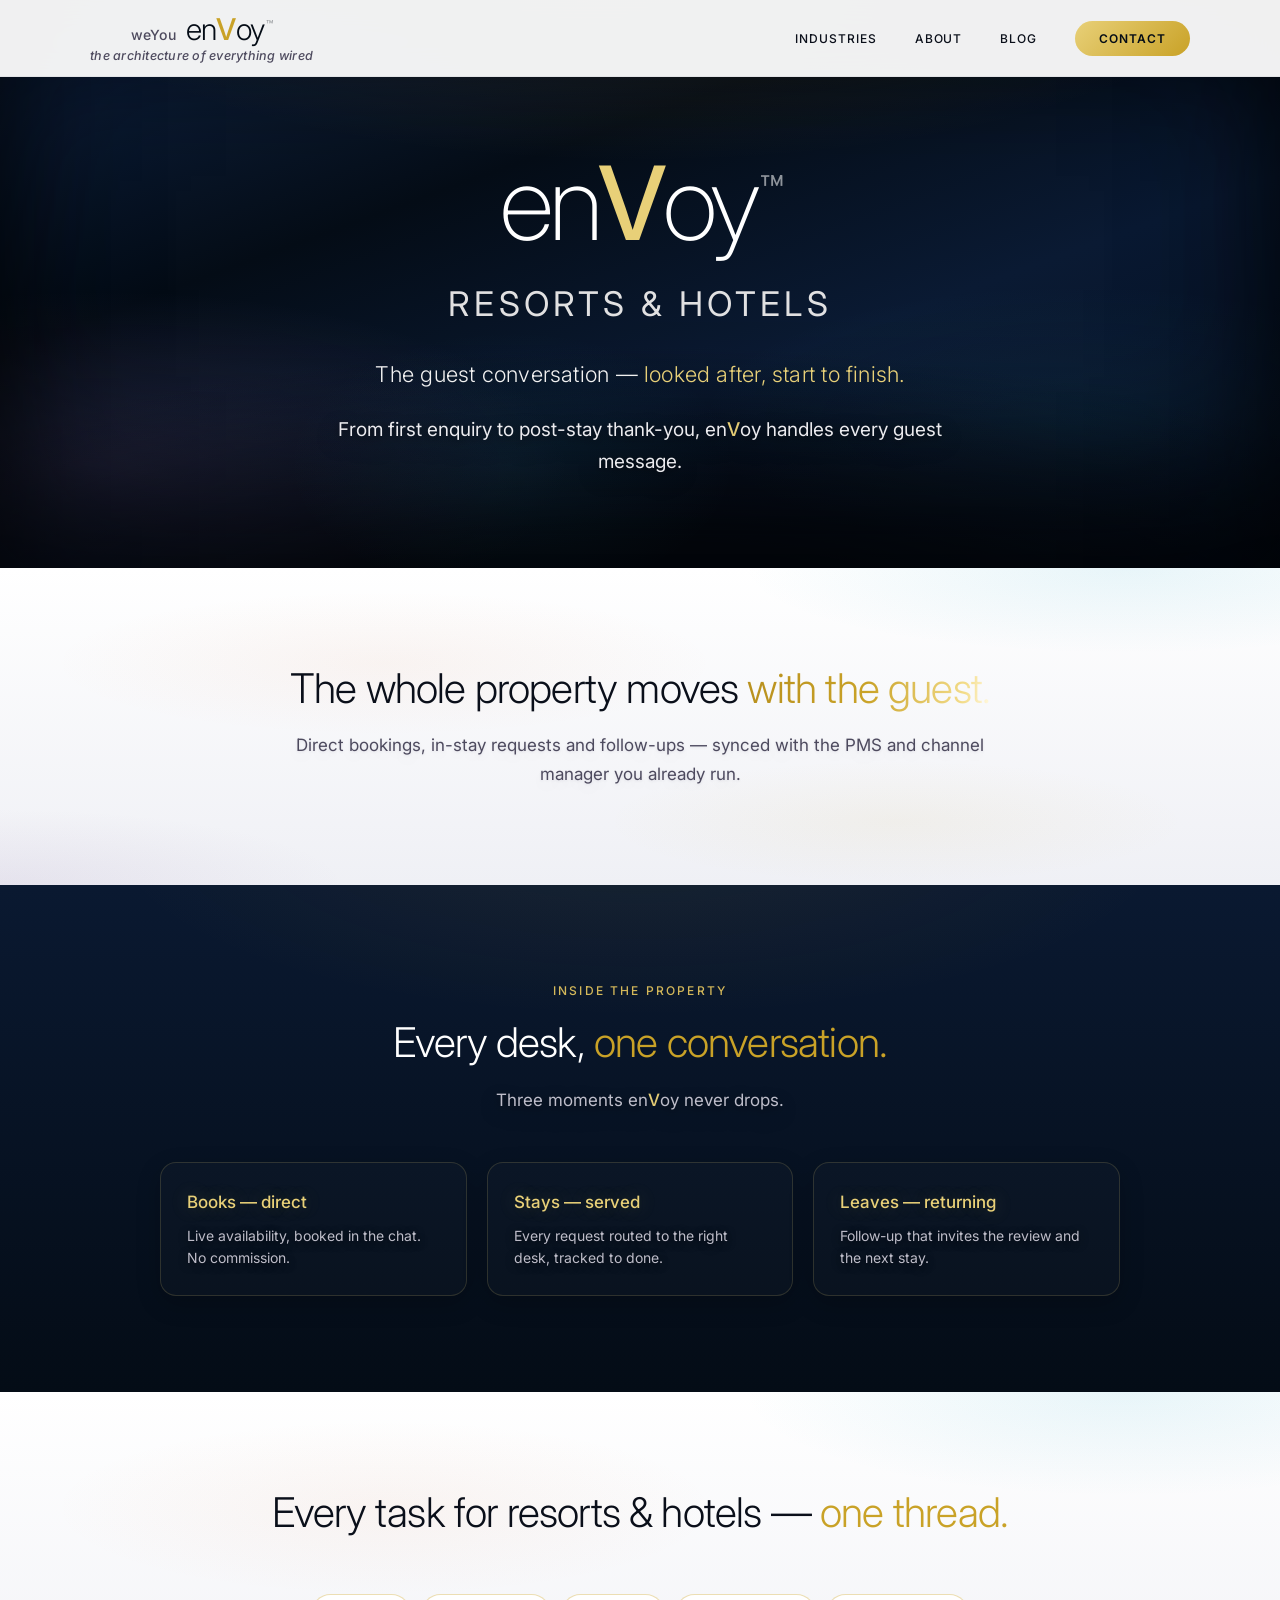
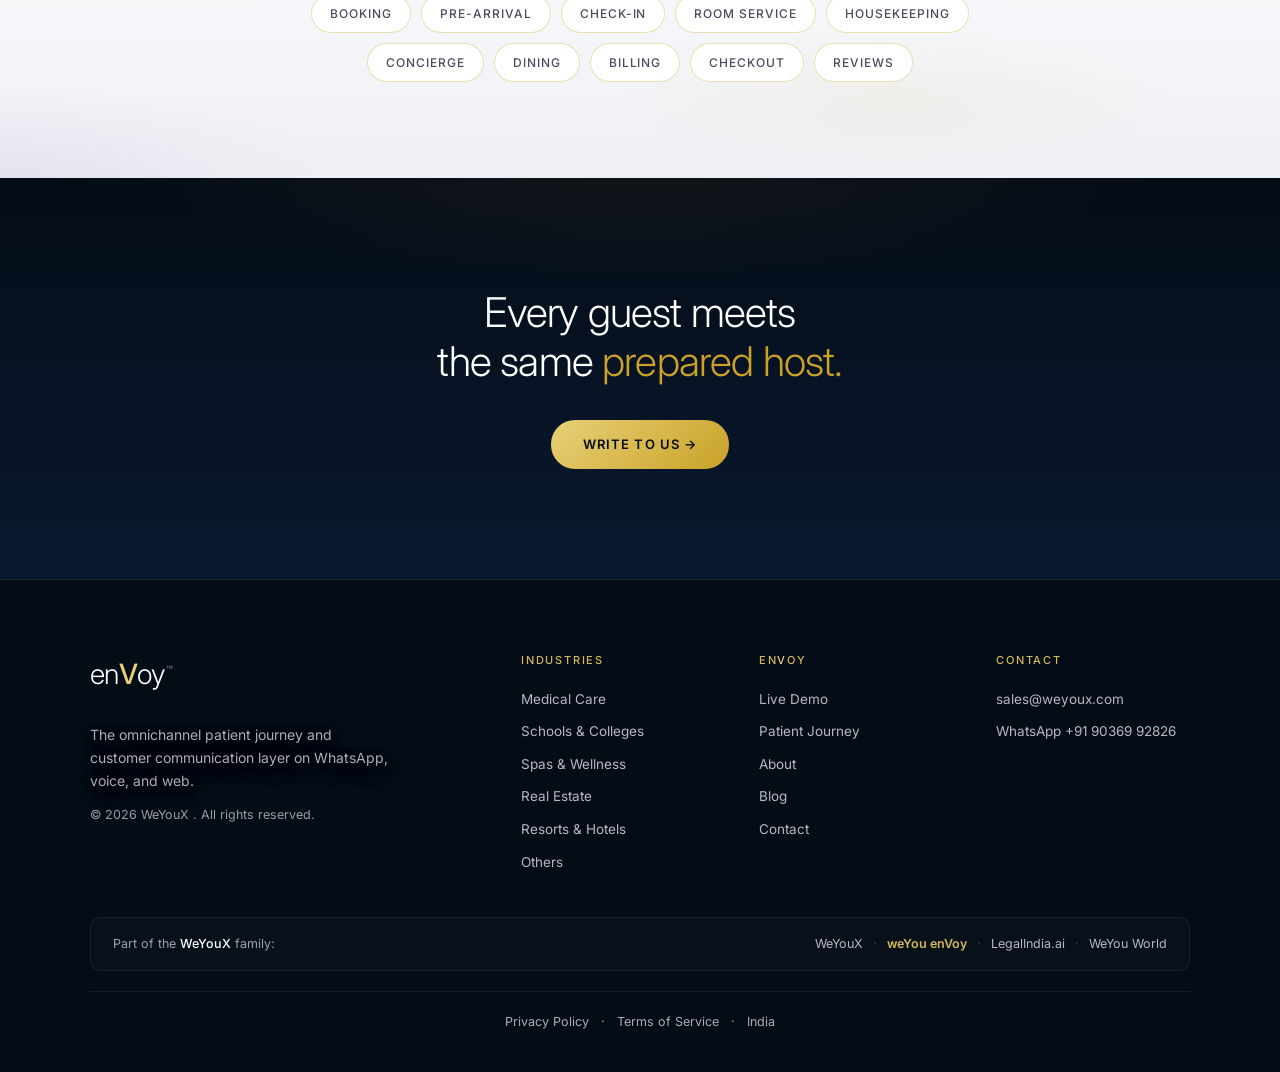
<file: hotels.html>
<!doctype html>
<html lang="en">
<head>
  <meta charset="UTF-8">
  <meta name="viewport" content="width=device-width, initial-scale=1.0">
  <title>WhatsApp AI for Resorts &amp; Hotels Direct Bookings &mdash; enVoy | weYou X</title>
  <meta name="description" content="WhatsApp AI for resorts, hotels &amp; homestays. enVoy takes direct bookings, handles group enquiries, and follows up before and after every stay &mdash; 24/7.">
  <meta name="author" content="weYou X">
  <meta name="robots" content="index, follow, max-image-preview:large, max-snippet:-1, max-video-preview:-1">
  <link rel="canonical" href="https://weyouenvoy.com/hotels">
  <meta name="theme-color" content="#040c16">
  <meta property="og:type" content="website">
  <meta property="og:url" content="https://weyouenvoy.com/hotels">
  <meta property="og:title" content="WhatsApp AI for Resorts &amp; Hotels Direct Bookings &mdash; enVoy | weYou X">
  <meta property="og:description" content="WhatsApp AI for resorts, hotels &amp; homestays. enVoy takes direct bookings, handles group enquiries, and follows up before and after every stay &mdash; 24/7.">
  <meta property="og:image" content="https://weyouenvoy.com/og-image.png">
  <meta property="og:site_name" content="enVoy">
  <meta property="og:locale" content="en_IN">
  <meta name="twitter:card" content="summary_large_image">
  <meta name="twitter:site" content="@weyoux">
  <meta name="twitter:title" content="WhatsApp AI for Resorts &amp; Hotels Direct Bookings &mdash; enVoy | weYou X">
  <meta name="twitter:description" content="WhatsApp AI for resorts, hotels &amp; homestays. enVoy takes direct bookings, handles group enquiries, and follows up before and after every stay &mdash; 24/7.">
  <meta name="twitter:image" content="https://weyouenvoy.com/og-image.png">
  <link rel="icon" href="/favicon.svg" type="image/svg+xml">
  <link rel="icon" href="/favicon.ico" sizes="any">
  <link rel="apple-touch-icon" href="/apple-touch-icon.png">
  <link rel="sitemap" type="application/xml" href="/sitemap.xml">
  <script type="application/ld+json">{"@context":"https://schema.org","@graph":[{"@type":"WebPage","@id":"https://weyouenvoy.com/hotels#webpage","url":"https://weyouenvoy.com/hotels","name":"WhatsApp AI for Resorts & Hotels","description":"WhatsApp AI for resorts, hotels & homestays. enVoy takes direct bookings, handles group enquiries, and follows up before and after every stay &mdash; 24/7.","about":{"@id":"https://weyouenvoy.com/#product"},"isPartOf":{"@id":"https://weyouenvoy.com/#website"},"publisher":{"@id":"https://weyouenvoy.com/#organization"}},{"@type":"BreadcrumbList","@id":"https://weyouenvoy.com/hotels#breadcrumb","itemListElement":[{"@type":"ListItem","position":1,"name":"enVoy","item":"https://weyouenvoy.com/"},{"@type":"ListItem","position":2,"name":"Resorts & Hotels","item":"https://weyouenvoy.com/hotels"}]},{"@type":"SoftwareApplication","@id":"https://weyouenvoy.com/#product","name":"enVoy","url":"https://weyouenvoy.com/","applicationCategory":"BusinessApplication","brand":{"@id":"https://weyouenvoy.com/#organization"},"manufacturer":{"@id":"https://weyouenvoy.com/#organization"}},{"@type":"WebSite","@id":"https://weyouenvoy.com/#website","url":"https://weyouenvoy.com/","name":"enVoy","publisher":{"@id":"https://weyouenvoy.com/#organization"}},{"@type":"Organization","@id":"https://weyouenvoy.com/#organization","name":"weYou enVoy","url":"https://weyouenvoy.com/","logo":{"@type":"ImageObject","url":"https://weyouenvoy.com/logo.png"},"parentOrganization":{"@type":"Organization","@id":"https://weyoux.com/#organization","name":"WeYouX","url":"https://weyoux.com/"}},{"@type":"Organization","@id":"https://weyoux.com/#organization","name":"WeYouX","url":"https://weyoux.com/","logo":{"@type":"ImageObject","url":"https://weyoux.com/logo.png"}}]}</script>
  <link rel="preconnect" href="https://fonts.googleapis.com">
  <link rel="preconnect" href="https://fonts.gstatic.com" crossorigin>
  <link rel="stylesheet" href="style.css?v=107">
  <link href="https://fonts.googleapis.com/css2?family=Inter:wght@200;300;400;500;600&display=swap" rel="stylesheet">
</head>
<body>

  <header>
    <div class="container">
      <div class="logo-stack">
        <a href="/" class="logo" aria-label="weYou enVoy home">
          <span class="parent">weYou</span>
          <span class="brand">en<span class="V">V</span>oy<sup>&trade;</sup></span>
        </a>
        <span class="tagline" role="note" data-text="the architecture of everything wired" aria-label="the architecture of everything wired"><span class="tw" aria-hidden="true"></span></span>
      </div>
      <nav aria-label="Main navigation"><ul>
        <li class="nav-item-drop">
          <a href="/#industries">Industries</a>
          <div class="nav-dropdown">
            <div class="nav-dropdown-inner">
              <a href="/medical">Medical Care</a>
              <a href="/schools">Schools &amp; Colleges</a>
              <a href="/spas">Spas &amp; Wellness</a>
              <a href="/realestate">Real Estate</a>
              <a href="/hotels">Resorts &amp; Hotels</a>
              <a href="/others">Other Businesses</a>
            </div>
          </div>
        </li>
        <li><a href="/about">About</a></li>
        <li><a href="/blog">Blog</a></li>
        <li><a href="/contact" class="btn-gold">Contact</a></li>
      </ul></nav>
      <button class="hamburger" id="hamburger" aria-label="Open menu" aria-expanded="false"><span></span><span></span><span></span></button>
    </div>
    <div class="mobile-nav" id="mobileNav">
      <a href="/#industries">Industries</a>
      <a href="/medical" class="mn-sub">Medical Care</a>
      <a href="/schools" class="mn-sub">Schools &amp; Colleges</a>
      <a href="/spas" class="mn-sub">Spas &amp; Wellness</a>
      <a href="/realestate" class="mn-sub">Real Estate</a>
      <a href="/hotels" class="mn-sub">Resorts &amp; Hotels</a>
      <a href="/others" class="mn-sub">Other Businesses</a>
      <a href="/about">About</a>
      <a href="/blog">Blog</a>
      <a href="/contact">Contact</a>
    </div>
  </header>

  <main>
  <section class="subhero">
    <div class="dark-glow" aria-hidden="true"></div>
    <div class="container">
      <div class="hero-mark">en<span class="V">V</span>oy<sup>&trade;</sup></div>
      <div class="breadcrumb">Resorts &amp; Hotels</div>
      <h1>The guest conversation &mdash; <span class="em">looked after, start to finish.</span></h1>
      <p>From first enquiry to post-stay thank-you, en<span class="V">V</span>oy handles every guest message.</p>
    </div>
  </section>
  <section class="sub-section">
    <div class="container">
      <div class="sub-head">
        <h2 class="piano">The whole property moves <span class="em">with the guest.</span></h2>
        <p>Direct bookings, in-stay requests and follow-ups &mdash; synced with the PMS and channel manager you already run.</p>
      </div>
    </div>
  </section>
  <section class="connect">
    <div class="container">
      <div class="connect-head">
        <div class="label-dark">Inside the property</div>
        <h2 class="piano">Every desk, <span class="em">one conversation.</span></h2>
        <p>Three moments en<span class="V">V</span>oy never drops.</p>
      </div>
      <div class="connect-grid">
        <div class="connect-node"><h3>Books &mdash; direct</h3><p>Live availability, booked in the chat. No commission.</p></div>
        <div class="connect-node"><h3>Stays &mdash; served</h3><p>Every request routed to the right desk, tracked to done.</p></div>
        <div class="connect-node"><h3>Leaves &mdash; returning</h3><p>Follow-up that invites the review and the next stay.</p></div>
      </div>
    </div>
  </section>
  <section class="sub-section">
    <div class="container">
      <p class="statement piano">Every task for resorts &amp; hotels &mdash; <span class="em">one thread.</span></p>
      <div class="hub-wrap">
        <div class="hub-grid"><span class="hub-node">Booking</span><span class="hub-node">Pre-arrival</span><span class="hub-node">Check-in</span><span class="hub-node">Room service</span><span class="hub-node">Housekeeping</span><span class="hub-node">Concierge</span><span class="hub-node">Dining</span><span class="hub-node">Billing</span><span class="hub-node">Checkout</span><span class="hub-node">Reviews</span></div>
      </div>
    </div>
  </section>
  <section class="contact-section" id="book">
    <div class="container">
      <h2 class="piano">Every guest meets<br>the same <span class="em">prepared host.</span></h2>
      <a href="/contact" class="btn-gold">Write to us <span class="arrow">&rarr;</span></a>
    </div>
  </section>

  </main>

    <footer>
    <div class="container">
      <div class="foot-grid">
        <div class="foot-brand">
          <div class="foot-logo">en<span class="V">V</span>oy<sup>&trade;</sup></div>
          <p class="foot-tag">The omnichannel patient journey and customer communication layer on WhatsApp, voice, and web.</p>
          <div class="foot-copy">&copy; 2026 WeYouX . All rights reserved.</div>
        </div>
        <div class="foot-col">
          <h3>Industries</h3>
          <a href="/medical">Medical Care</a>
          <a href="/schools">Schools &amp; Colleges</a>
          <a href="/spas">Spas &amp; Wellness</a>
          <a href="/realestate">Real Estate</a>
          <a href="/hotels">Resorts &amp; Hotels</a>
          <a href="/others">Others</a>
        </div>
        <div class="foot-col">
          <h3>en<span class="V">V</span>oy</h3>
          <a href="/#demo">Live Demo</a>
          <a href="/#journey">Patient Journey</a>
          <a href="/about">About</a>
          <a href="/blog">Blog</a>
          <a href="/contact">Contact</a>
        </div>
        <div class="foot-col">
          <h3>Contact</h3>
          <a href="mailto:sales@weyoux.com">sales@weyoux.com</a>
          <a href="https://wa.me/919036992826?text=Hi" target="_blank" rel="noopener">WhatsApp +91 90369 92826</a>
        </div>
      </div>

      <div class="foot-corporate">
        <span class="foot-family-label">Part of the <a href="https://weyoux.com/" target="_blank" rel="noopener">WeYouX</a> family:</span>
        <div class="foot-family-links">
          <a href="https://weyoux.com/" class="family-link" target="_blank" rel="noopener">WeYouX</a>
          <span class="family-sep">&middot;</span>
          <span class="family-current">weYou enVoy</span>
          <span class="family-sep">&middot;</span>
          <a href="https://legalindia.ai/" class="family-link" target="_blank" rel="noopener">LegalIndia.ai</a>
          <span class="family-sep">&middot;</span>
          <a href="https://weyouworld.com/" class="family-link" target="_blank" rel="noopener">WeYou World</a>
        </div>
      </div>

      <div class="foot-bottom">
        <div class="foot-legal-links">
          <a href="/privacy">Privacy Policy</a> &middot; <a href="/terms">Terms of Service</a> &middot; <span>India</span>
        </div>
      </div>
    </div>
  </footer>

<script src="script.js?v=35" defer></script>
</body>
</html>
</file>
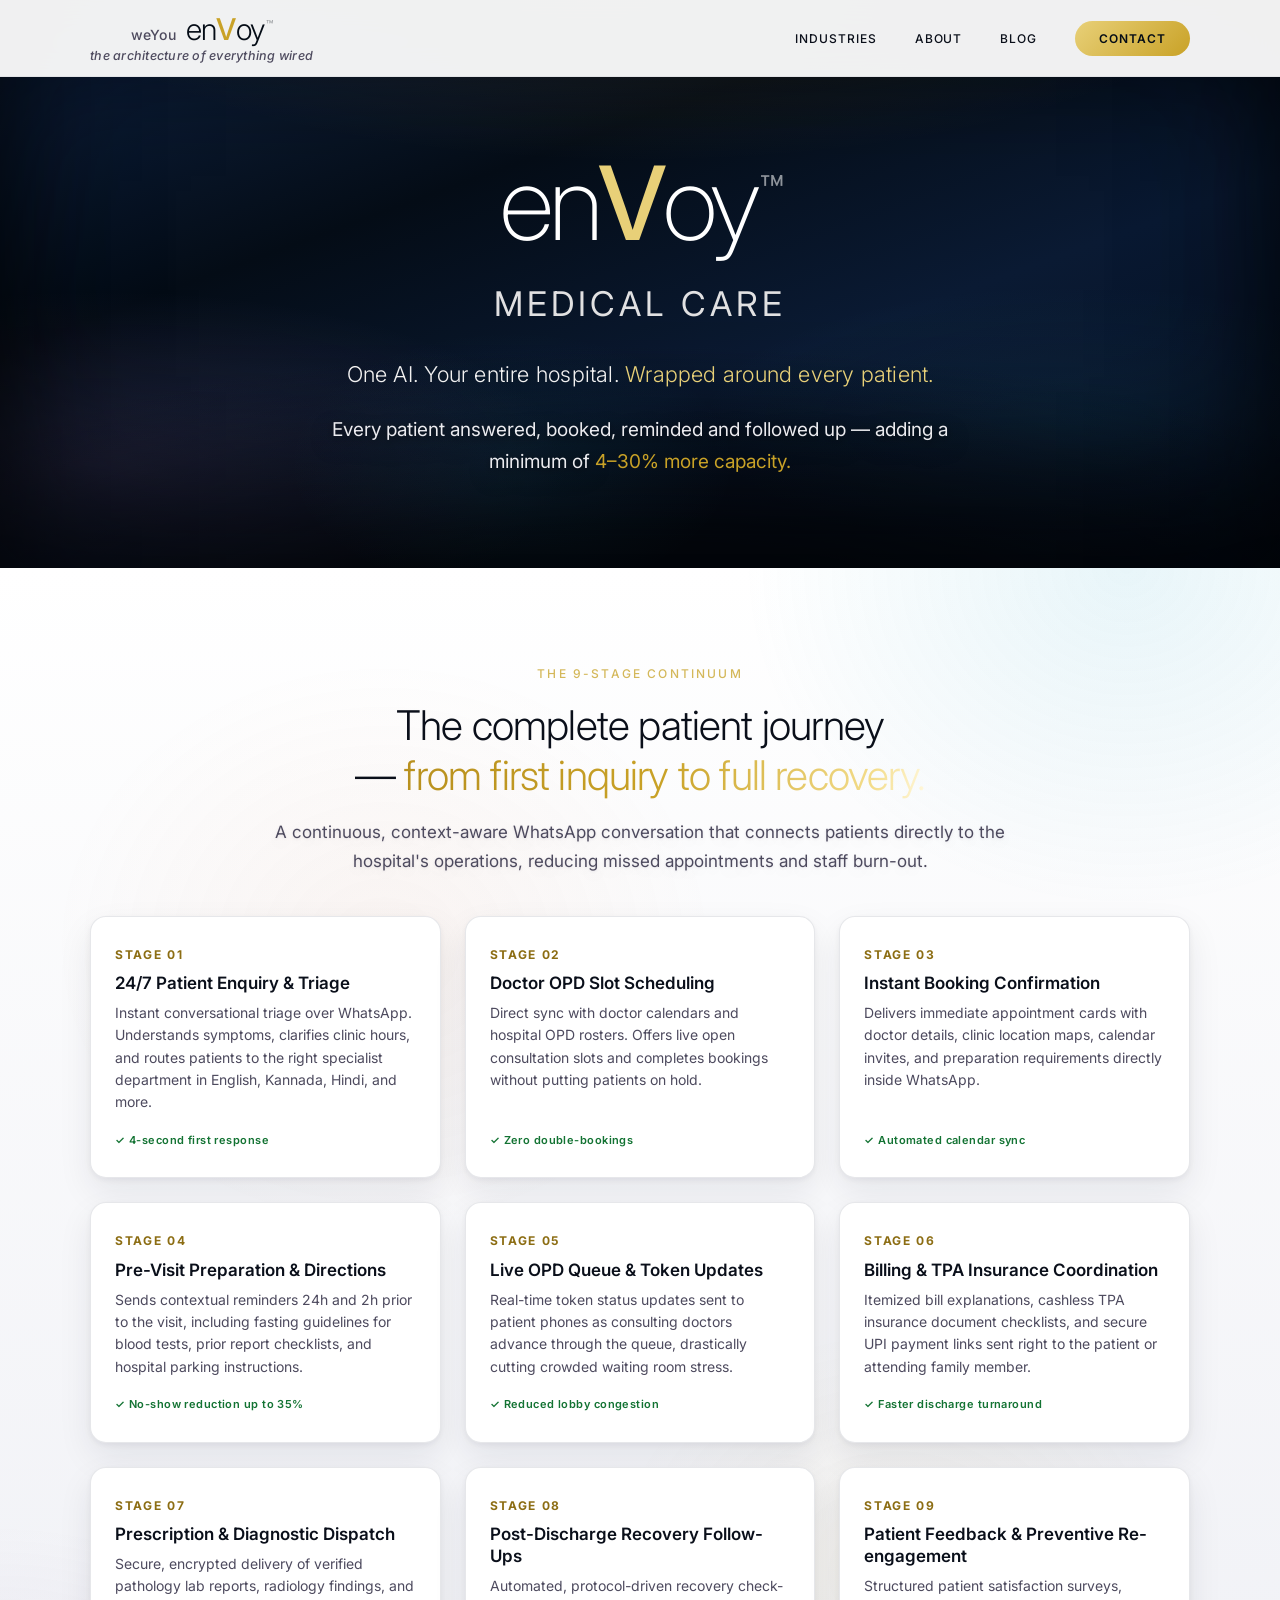
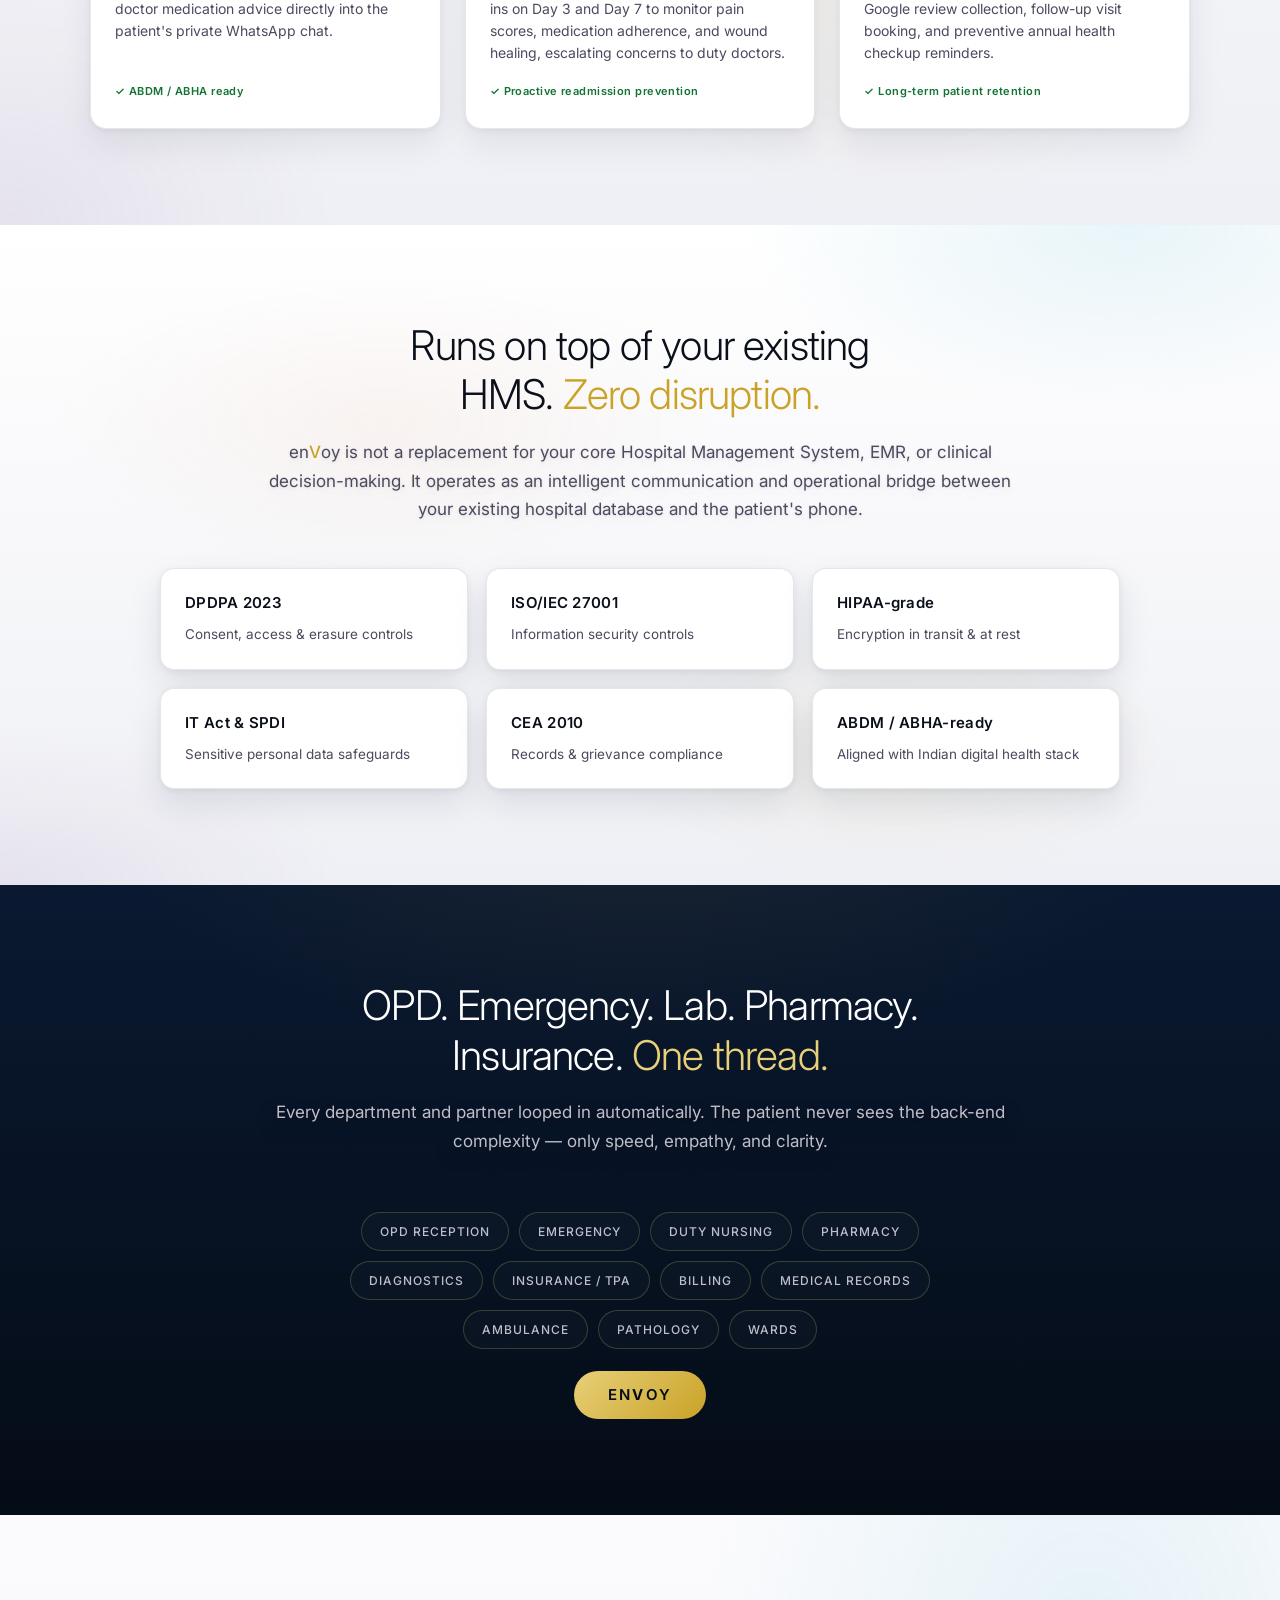
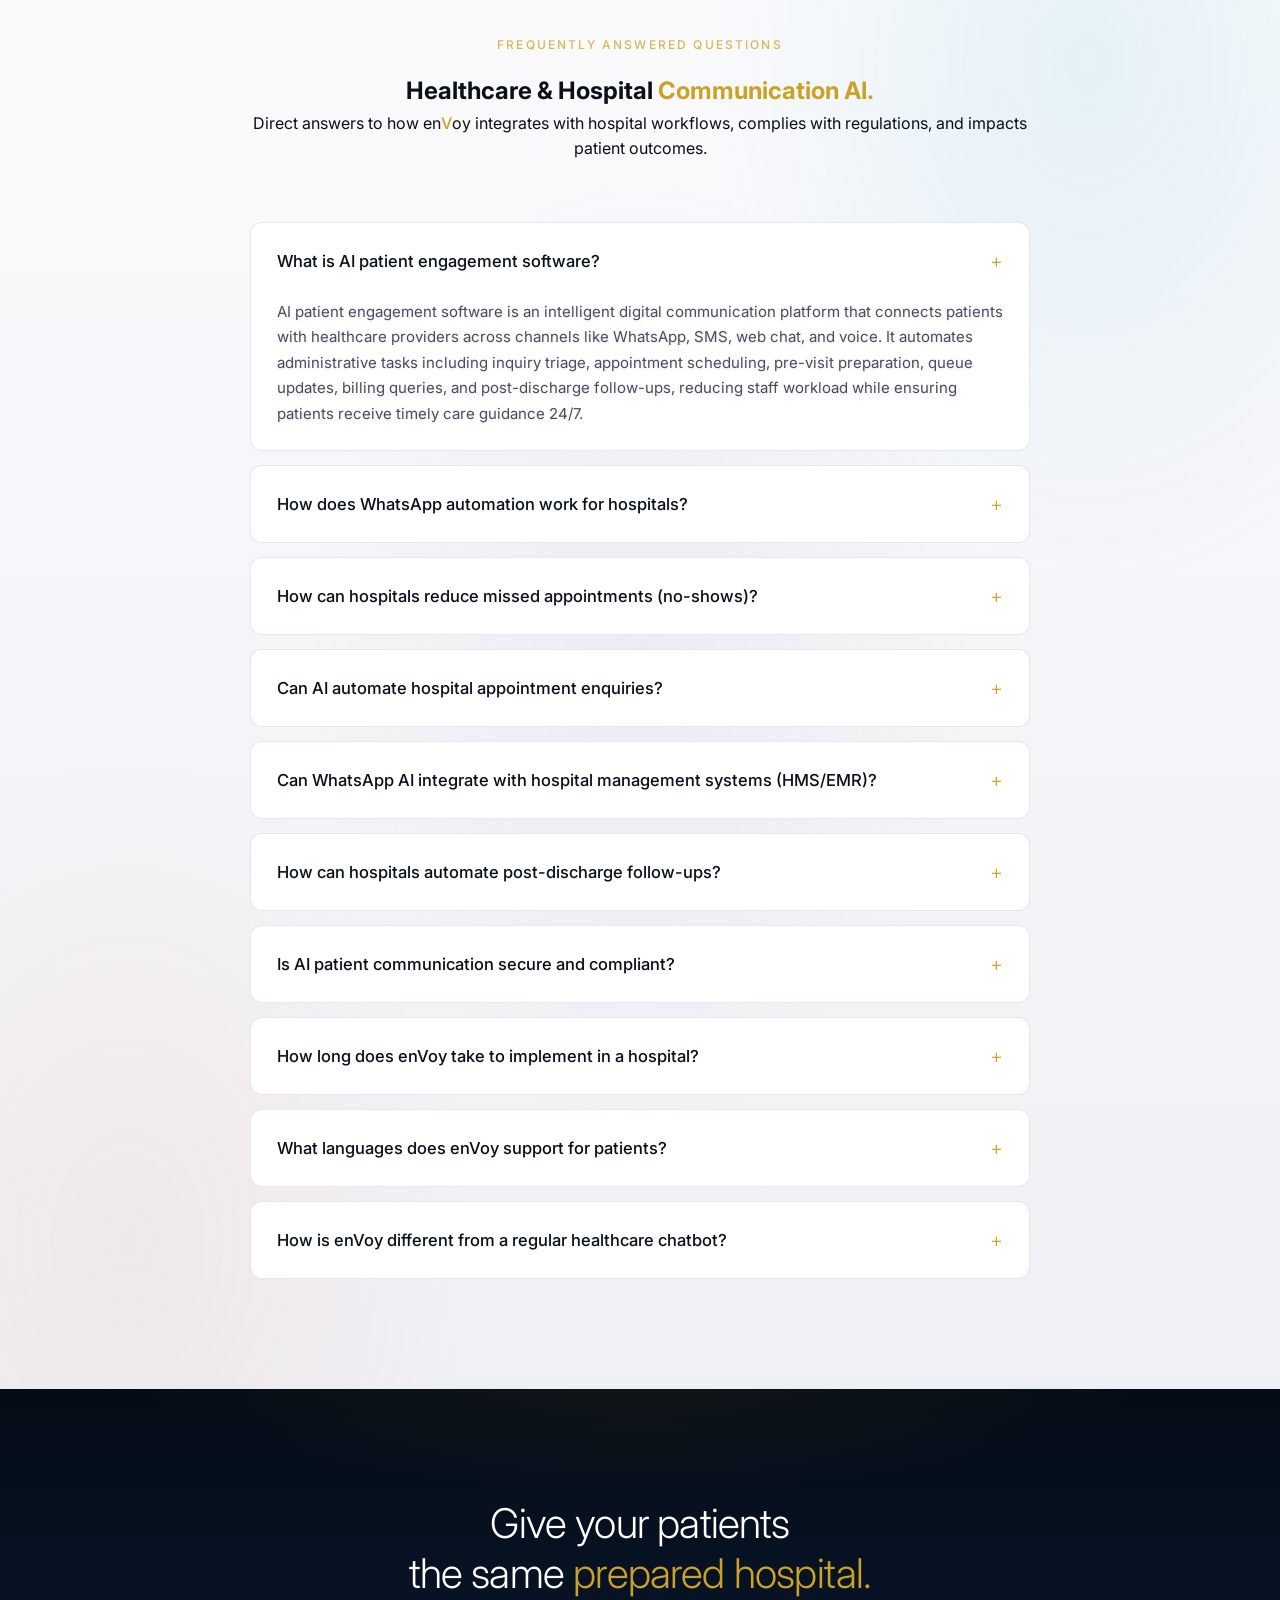
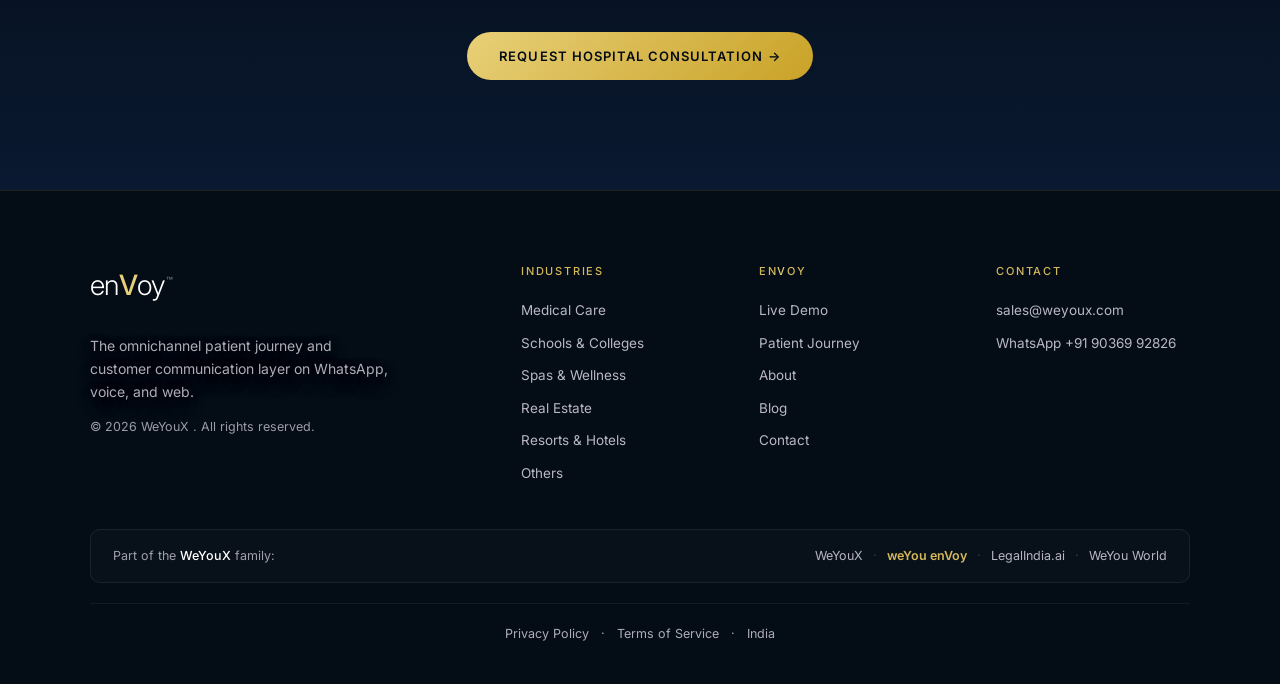
<file: medical.html>
<!doctype html>
<html lang="en">
<head>
  <meta charset="UTF-8">
  <meta name="viewport" content="width=device-width, initial-scale=1.0">
  <title>AI Patient Engagement &amp; WhatsApp Automation for Hospitals &mdash; enVoy | weYou X</title>
  <meta name="description" content="AI patient engagement platform and WhatsApp automation for hospitals and clinics. Automate 24/7 enquiries, appointment scheduling, queue updates, report delivery and post-discharge follow-ups on top of your existing HMS/EMR.">
  <meta name="author" content="weYou X">
  <meta name="robots" content="index, follow, max-image-preview:large, max-snippet:-1, max-video-preview:-1">
  <meta name="keywords" content="AI patient engagement platform, WhatsApp automation for hospitals, hospital appointment management software, patient communication automation, WhatsApp chatbot for hospitals, hospital enquiry management system, patient follow-up automation, healthcare communication software, Bangalore, India">
  <link rel="canonical" href="https://weyouenvoy.com/medical">
  <meta name="theme-color" content="#040c16">
  <meta property="og:type" content="website">
  <meta property="og:url" content="https://weyouenvoy.com/medical">
  <meta property="og:title" content="AI Patient Engagement &amp; WhatsApp Automation for Hospitals &mdash; enVoy | weYou X">
  <meta property="og:description" content="AI patient engagement platform and WhatsApp automation for hospitals and clinics. Automate 24/7 enquiries, appointment scheduling, queue updates, report delivery and post-discharge follow-ups on top of your existing HMS/EMR.">
  <meta property="og:image" content="https://weyouenvoy.com/og-image.png">
  <meta property="og:site_name" content="enVoy">
  <meta property="og:locale" content="en_IN">
  <meta name="twitter:card" content="summary_large_image">
  <meta name="twitter:site" content="@weyoux">
  <meta name="twitter:title" content="AI Patient Engagement &amp; WhatsApp Automation for Hospitals &mdash; enVoy | weYou X">
  <meta name="twitter:description" content="AI patient engagement platform and WhatsApp automation for hospitals and clinics. Automate 24/7 enquiries, appointment scheduling, queue updates, report delivery and post-discharge follow-ups on top of your existing HMS/EMR.">
  <meta name="twitter:image" content="https://weyouenvoy.com/og-image.png">
  <link rel="icon" href="/favicon.svg" type="image/svg+xml">
  <link rel="icon" href="/favicon.ico" sizes="any">
  <link rel="apple-touch-icon" href="/apple-touch-icon.png">
  <link rel="sitemap" type="application/xml" href="/sitemap.xml">
  <script type="application/ld+json">{"@context":"https://schema.org","@graph":[{"@type":"WebPage","@id":"https://weyouenvoy.com/medical#webpage","url":"https://weyouenvoy.com/medical","name":"AI Patient Engagement & WhatsApp Automation for Hospitals","description":"AI patient engagement platform and WhatsApp automation for hospitals and clinics. Automate 24/7 enquiries, appointment scheduling, queue updates, report delivery and post-discharge follow-ups on top of your existing HMS/EMR.","about":{"@id":"https://weyouenvoy.com/#product"},"isPartOf":{"@id":"https://weyouenvoy.com/#website"},"publisher":{"@id":"https://weyouenvoy.com/#organization"}},{"@type":"BreadcrumbList","@id":"https://weyouenvoy.com/medical#breadcrumb","itemListElement":[{"@type":"ListItem","position":1,"name":"enVoy","item":"https://weyouenvoy.com/"},{"@type":"ListItem","position":2,"name":"Medical Care","item":"https://weyouenvoy.com/medical"}]},{"@type":"Service","@id":"https://weyouenvoy.com/medical#service","serviceType":"AI Patient Engagement & Healthcare Communication","provider":{"@id":"https://weyoux.com/#org"},"areaServed":{"@type":"Country","name":"India"},"description":"End-to-end patient communication automation for hospitals, multi-specialty clinics, and healthcare networks over WhatsApp, voice, and web chat.","hasOfferCatalog":{"@type":"OfferCatalog","name":"Healthcare Communication Modules","itemListElement":[{"@type":"Offer","itemOffered":{"@type":"Service","name":"OPD Appointment Scheduling & Triage"}},{"@type":"Offer","itemOffered":{"@type":"Service","name":"Queue & Token Management"}},{"@type":"Offer","itemOffered":{"@type":"Service","name":"Post-Discharge Recovery Follow-Ups"}},{"@type":"Offer","itemOffered":{"@type":"Service","name":"Diagnostic Report & Prescription Dispatch"}}]}},{"@type":"FAQPage","@id":"https://weyouenvoy.com/medical#faq","mainEntity":[{"@type":"Question","name":"What is AI patient engagement software?","acceptedAnswer":{"@type":"Answer","text":"AI patient engagement software is an intelligent digital communication platform that connects patients with healthcare providers across channels like WhatsApp, SMS, web chat, and voice. It automates administrative tasks including inquiry triage, appointment scheduling, pre-visit preparation, queue updates, billing queries, and post-discharge follow-ups, reducing staff workload while ensuring patients receive timely care guidance 24/7."}},{"@type":"Question","name":"How does WhatsApp automation work for hospitals?","acceptedAnswer":{"@type":"Answer","text":"Hospitals deploy enVoy on their official verified WhatsApp Business number. When a patient sends a message, enVoy's AI understands the patient's intent, queries the hospital's live appointment calendar or HMS in real time, offers available doctor slots, and confirms bookings instantly. Throughout the care cycle, enVoy sends timely reminders, queue alerts, and digital lab reports directly in the patient's WhatsApp thread."}},{"@type":"Question","name":"How can hospitals reduce missed appointments?","acceptedAnswer":{"@type":"Answer","text":"Hospitals reduce missed appointments (no-shows) by sending automated, contextual reminders via WhatsApp 24 hours and 2 hours prior to scheduled visits. enVoy allows patients to confirm, reschedule, or cancel with a single tap. Rescheduled slots are immediately released back into the live OPD queue, preserving hospital clinical capacity."}},{"@type":"Question","name":"Can AI automate hospital appointment enquiries?","acceptedAnswer":{"@type":"Answer","text":"Yes. enVoy understands patient symptoms, maps them to the appropriate medical department or specialist (e.g., Cardiology, Dermatology, Orthopedics), checks real-time doctor OPD schedules, and coordinates booking without putting patients on long phone holds."}},{"@type":"Question","name":"Can WhatsApp AI integrate with hospital management systems (HMS/EMR)?","acceptedAnswer":{"@type":"Answer","text":"Yes. enVoy connects securely to existing HMS, HIS, and EMR databases via RESTful APIs, HL7, or secure database connectors. It reads doctor schedules and writes confirmed bookings, patient contact details, and follow-up notes directly back into the hospital's existing system of record. It operates as an operational layer and does not replace the hospital's HMS or clinical decision-making systems."}},{"@type":"Question","name":"How can hospitals automate post-discharge follow-ups?","acceptedAnswer":{"@type":"Answer","text":"After a patient is discharged, enVoy triggers automated, protocol-driven check-ins at predetermined intervals (such as Day 3 and Day 7). The AI asks structured recovery questions regarding medication adherence, pain levels, and wound healing. If a patient reports concerning symptoms or high pain scores, enVoy instantly flags the issue and alerts the hospital nursing team or attending physician."}},{"@type":"Question","name":"Is AI patient communication secure and compliant?","acceptedAnswer":{"@type":"Answer","text":"Yes. enVoy adheres to India's Digital Personal Data Protection Act (DPDPA 2023), ISO/IEC 27001 information security principles, and HIPAA-grade encryption standards. All patient conversations and health data are encrypted in transit using TLS 1.3 and at rest using AES-256 encryption. Patient consent is collected explicitly, and role-based access controls prevent unauthorized access."}},{"@type":"Question","name":"How long does enVoy take to implement?","acceptedAnswer":{"@type":"Answer","text":"enVoy is designed for rapid enterprise deployment and typically goes live within 7 business days from onboarding. The process involves ingesting the hospital's specialties, doctors, pricing, and FAQs, configuring the WhatsApp Business API number, testing calendar/HMS connectors, and training staff on the human handover dashboard."}},{"@type":"Question","name":"What languages does enVoy support?","acceptedAnswer":{"@type":"Answer","text":"enVoy supports all major Indian and international languages. Out of the box, it provides fluent communication in English, Kannada, Hindi, Tamil, Telugu, and Malayalam. It dynamically detects the language or script used by the patient and can switch languages mid-conversation seamlessly."}},{"@type":"Question","name":"How is enVoy different from a regular chatbot?","acceptedAnswer":{"@type":"Answer","text":"Traditional chatbots rely on rigid keyword-matching decision trees and button menus that frustrate patients when questions deviate from the script. In contrast, enVoy is an operational AI communication system powered by contextual natural language understanding, live bi-directional system synchronization (reading and writing to live calendars/HMS/CRM), and smart escalation to human staff when necessary."}}]},{"@type":"SoftwareApplication","@id":"https://weyouenvoy.com/#product","name":"enVoy","url":"https://weyouenvoy.com/","applicationCategory":"BusinessApplication","brand":{"@id":"https://weyouenvoy.com/#organization"},"manufacturer":{"@id":"https://weyouenvoy.com/#organization"}},{"@type":"WebSite","@id":"https://weyouenvoy.com/#website","url":"https://weyouenvoy.com/","name":"enVoy","publisher":{"@id":"https://weyouenvoy.com/#organization"}},{"@type":"Organization","@id":"https://weyouenvoy.com/#organization","name":"weYou enVoy","url":"https://weyouenvoy.com/","logo":{"@type":"ImageObject","url":"https://weyouenvoy.com/logo.png"},"parentOrganization":{"@type":"Organization","@id":"https://weyoux.com/#organization","name":"WeYouX","url":"https://weyoux.com/"}},{"@type":"Organization","@id":"https://weyoux.com/#organization","name":"WeYouX","url":"https://weyoux.com/","logo":{"@type":"ImageObject","url":"https://weyoux.com/logo.png"}}]}</script>
  <link rel="preconnect" href="https://fonts.googleapis.com">
  <link rel="preconnect" href="https://fonts.gstatic.com" crossorigin>
  <link rel="stylesheet" href="style.css?v=124">
  <link href="https://fonts.googleapis.com/css2?family=Inter:wght@200;300;400;500;600&display=swap" rel="stylesheet">
</head>
<body>

  <header>
    <div class="container">
      <div class="logo-stack">
        <a href="/" class="logo" aria-label="weYou enVoy home">
          <span class="parent">weYou</span>
          <span class="brand">en<span class="V">V</span>oy<sup>&trade;</sup></span>
        </a>
        <span class="tagline" role="note" data-text="the architecture of everything wired" aria-label="the architecture of everything wired"><span class="tw" aria-hidden="true"></span></span>
      </div>
      <nav aria-label="Main navigation"><ul>
        <li class="nav-item-drop">
          <a href="/#industries">Industries</a>
          <div class="nav-dropdown">
            <div class="nav-dropdown-inner">
              <a href="/medical">Medical Care</a>
              <a href="/schools">Schools &amp; Colleges</a>
              <a href="/spas">Spas &amp; Wellness</a>
              <a href="/realestate">Real Estate</a>
              <a href="/hotels">Resorts &amp; Hotels</a>
              <a href="/others">Other Businesses</a>
            </div>
          </div>
        </li>
        <li><a href="/about">About</a></li>
        <li><a href="/blog">Blog</a></li>
        <li><a href="/contact" class="btn-gold">Contact</a></li>
      </ul></nav>
      <button class="hamburger" id="hamburger" aria-label="Open menu" aria-expanded="false"><span></span><span></span><span></span></button>
    </div>
    <div class="mobile-nav" id="mobileNav">
      <a href="/#industries">Industries</a>
      <a href="/medical" class="mn-sub">Medical Care</a>
      <a href="/schools" class="mn-sub">Schools &amp; Colleges</a>
      <a href="/spas" class="mn-sub">Spas &amp; Wellness</a>
      <a href="/realestate" class="mn-sub">Real Estate</a>
      <a href="/hotels" class="mn-sub">Resorts &amp; Hotels</a>
      <a href="/others" class="mn-sub">Other Businesses</a>
      <a href="/about">About</a>
      <a href="/blog">Blog</a>
      <a href="/contact">Contact</a>
    </div>
  </header>

  <main>
  <section class="subhero">
    <div class="dark-glow" aria-hidden="true"></div>
    <div class="container">
      <div class="hero-mark">en<span class="V">V</span>oy<sup>&trade;</sup></div>
      <div class="breadcrumb">Medical Care</div>
      <h1>One AI. Your entire hospital. <span class="em">Wrapped around every patient.</span></h1>
      <p>Every patient answered, booked, reminded and followed up &mdash; adding a minimum of <span class="em">4&ndash;30% more capacity.</span></p>
    </div>
  </section>

  <!-- Complete 9-Stage Hospital Patient Journey Continuum -->
  <section class="sub-section">
    <div class="container">
      <div class="sub-head">
        <div class="label-dark">The 9-Stage Continuum</div>
        <h2 class="piano">The complete patient journey &mdash; <span class="em">from first inquiry to full recovery.</span></h2>
        <p>A continuous, context-aware WhatsApp conversation that connects patients directly to the hospital's operations, reducing missed appointments and staff burn-out.</p>
      </div>

      <div class="journey-grid-9">
        <div class="patient-step">
          <div class="patient-step-num">Stage 01</div>
          <h3>24/7 Patient Enquiry &amp; Triage</h3>
          <p>Instant conversational triage over WhatsApp. Understands symptoms, clarifies clinic hours, and routes patients to the right specialist department in English, Kannada, Hindi, and more.</p>
          <span class="patient-step-tag">&#10003; 4-second first response</span>
        </div>

        <div class="patient-step">
          <div class="patient-step-num">Stage 02</div>
          <h3>Doctor OPD Slot Scheduling</h3>
          <p>Direct sync with doctor calendars and hospital OPD rosters. Offers live open consultation slots and completes bookings without putting patients on hold.</p>
          <span class="patient-step-tag">&#10003; Zero double-bookings</span>
        </div>

        <div class="patient-step">
          <div class="patient-step-num">Stage 03</div>
          <h3>Instant Booking Confirmation</h3>
          <p>Delivers immediate appointment cards with doctor details, clinic location maps, calendar invites, and preparation requirements directly inside WhatsApp.</p>
          <span class="patient-step-tag">&#10003; Automated calendar sync</span>
        </div>

        <div class="patient-step">
          <div class="patient-step-num">Stage 04</div>
          <h3>Pre-Visit Preparation &amp; Directions</h3>
          <p>Sends contextual reminders 24h and 2h prior to the visit, including fasting guidelines for blood tests, prior report checklists, and hospital parking instructions.</p>
          <span class="patient-step-tag">&#10003; No-show reduction up to 35%</span>
        </div>

        <div class="patient-step">
          <div class="patient-step-num">Stage 05</div>
          <h3>Live OPD Queue &amp; Token Updates</h3>
          <p>Real-time token status updates sent to patient phones as consulting doctors advance through the queue, drastically cutting crowded waiting room stress.</p>
          <span class="patient-step-tag">&#10003; Reduced lobby congestion</span>
        </div>

        <div class="patient-step">
          <div class="patient-step-num">Stage 06</div>
          <h3>Billing &amp; TPA Insurance Coordination</h3>
          <p>Itemized bill explanations, cashless TPA insurance document checklists, and secure UPI payment links sent right to the patient or attending family member.</p>
          <span class="patient-step-tag">&#10003; Faster discharge turnaround</span>
        </div>

        <div class="patient-step">
          <div class="patient-step-num">Stage 07</div>
          <h3>Prescription &amp; Diagnostic Dispatch</h3>
          <p>Secure, encrypted delivery of verified pathology lab reports, radiology findings, and doctor medication advice directly into the patient's private WhatsApp chat.</p>
          <span class="patient-step-tag">&#10003; ABDM / ABHA ready</span>
        </div>

        <div class="patient-step">
          <div class="patient-step-num">Stage 08</div>
          <h3>Post-Discharge Recovery Follow-Ups</h3>
          <p>Automated, protocol-driven recovery check-ins on Day 3 and Day 7 to monitor pain scores, medication adherence, and wound healing, escalating concerns to duty doctors.</p>
          <span class="patient-step-tag">&#10003; Proactive readmission prevention</span>
        </div>

        <div class="patient-step">
          <div class="patient-step-num">Stage 09</div>
          <h3>Patient Feedback &amp; Preventive Re-engagement</h3>
          <p>Structured patient satisfaction surveys, Google review collection, follow-up visit booking, and preventive annual health checkup reminders.</p>
          <span class="patient-step-tag">&#10003; Long-term patient retention</span>
        </div>
      </div>
    </div>
  </section>

  <!-- HMS/HIS/EMR Integration Layer & Non-Replacement Disclaimer -->
  <section class="sub-section">
    <div class="container">
      <div class="sub-head">
        <h2 class="piano">Runs on top of your existing HMS. <span class="em">Zero disruption.</span></h2>
        <p>en<span class="V">V</span>oy is not a replacement for your core Hospital Management System, EMR, or clinical decision-making. It operates as an intelligent communication and operational bridge between your existing hospital database and the patient's phone.</p>
      </div>
      <div class="std-grid">
        <div class="std-card"><b>DPDPA 2023</b><span>Consent, access &amp; erasure controls</span></div>
        <div class="std-card"><b>ISO/IEC 27001</b><span>Information security controls</span></div>
        <div class="std-card"><b>HIPAA-grade</b><span>Encryption in transit &amp; at rest</span></div>
        <div class="std-card"><b>IT Act &amp; SPDI</b><span>Sensitive personal data safeguards</span></div>
        <div class="std-card"><b>CEA 2010</b><span>Records &amp; grievance compliance</span></div>
        <div class="std-card"><b>ABDM / ABHA-ready</b><span>Aligned with Indian digital health stack</span></div>
      </div>
    </div>
  </section>

  <!-- Departments Connected in One System -->
  <section class="connect">
    <div class="container">
      <div class="connect-head">
        <h2 class="piano">OPD. Emergency. Lab. Pharmacy. Insurance. <span class="em">One thread.</span></h2>
        <p>Every department and partner looped in automatically. The patient never sees the back-end complexity &mdash; only speed, empathy, and clarity.</p>
      </div>
      <div class="hub-wrap">
        <div class="hub-grid">
          <span class="hub-node">OPD Reception</span>
          <span class="hub-node">Emergency</span>
          <span class="hub-node">Duty Nursing</span>
          <span class="hub-node">Pharmacy</span>
          <span class="hub-node">Diagnostics</span>
          <span class="hub-node">Insurance / TPA</span>
          <span class="hub-node">Billing</span>
          <span class="hub-node">Medical Records</span>
          <span class="hub-node">Ambulance</span>
          <span class="hub-node">Pathology</span>
          <span class="hub-node">Wards</span>
        </div>
        <span class="hub-center">en<span class="V">V</span>oy</span>
      </div>
    </div>
  </section>

  <!-- Dedicated Healthcare AEO FAQs Section -->
  <section class="faq" id="medicalFaq">
    <div class="container faq-inner">
      <div class="faq-head">
        <div class="label-dark">Frequently Answered Questions</div>
        <h2 class="piano">Healthcare &amp; Hospital <span class="em">Communication AI.</span></h2>
        <p>Direct answers to how en<span class="V">V</span>oy integrates with hospital workflows, complies with regulations, and impacts patient outcomes.</p>
      </div>

      <div class="faq-list">
        <details class="faq-item" open>
          <summary><span>What is AI patient engagement software?</span><span class="t" aria-hidden="true">+</span></summary>
          <p>AI patient engagement software is an intelligent digital communication platform that connects patients with healthcare providers across channels like WhatsApp, SMS, web chat, and voice. It automates administrative tasks including inquiry triage, appointment scheduling, pre-visit preparation, queue updates, billing queries, and post-discharge follow-ups, reducing staff workload while ensuring patients receive timely care guidance 24/7.</p>
        </details>

        <details class="faq-item">
          <summary><span>How does WhatsApp automation work for hospitals?</span><span class="t" aria-hidden="true">+</span></summary>
          <p>Hospitals deploy enVoy on their official verified WhatsApp Business number. When a patient sends a message, enVoy's AI understands the patient's intent, queries the hospital's live appointment calendar or HMS in real time, offers available doctor slots, and confirms bookings instantly. Throughout the care cycle, enVoy sends timely reminders, queue alerts, and digital lab reports directly in the patient's WhatsApp thread.</p>
        </details>

        <details class="faq-item">
          <summary><span>How can hospitals reduce missed appointments (no-shows)?</span><span class="t" aria-hidden="true">+</span></summary>
          <p>Hospitals reduce missed appointments (no-shows) by sending automated, contextual reminders via WhatsApp 24 hours and 2 hours prior to scheduled visits. enVoy allows patients to confirm, reschedule, or cancel with a single tap. Rescheduled slots are immediately released back into the live OPD queue, preserving hospital clinical capacity.</p>
        </details>

        <details class="faq-item">
          <summary><span>Can AI automate hospital appointment enquiries?</span><span class="t" aria-hidden="true">+</span></summary>
          <p>Yes. enVoy understands patient symptoms, maps them to the appropriate medical department or specialist (e.g., Cardiology, Dermatology, Orthopedics), checks real-time doctor OPD schedules, and coordinates booking without putting patients on long phone holds.</p>
        </details>

        <details class="faq-item">
          <summary><span>Can WhatsApp AI integrate with hospital management systems (HMS/EMR)?</span><span class="t" aria-hidden="true">+</span></summary>
          <p>Yes. enVoy connects securely to existing HMS, HIS, and EMR databases via RESTful APIs, HL7, or secure database connectors. It reads doctor schedules and writes confirmed bookings, patient contact details, and follow-up notes directly back into the hospital's existing system of record. It operates as an operational layer and does not replace the hospital's HMS or clinical decision-making systems.</p>
        </details>

        <details class="faq-item">
          <summary><span>How can hospitals automate post-discharge follow-ups?</span><span class="t" aria-hidden="true">+</span></summary>
          <p>After a patient is discharged, enVoy triggers automated, protocol-driven check-ins at predetermined intervals (such as Day 3 and Day 7). The AI asks structured recovery questions regarding medication adherence, pain levels, and wound healing. If a patient reports concerning symptoms or high pain scores, enVoy instantly flags the issue and alerts the hospital nursing team or attending physician.</p>
        </details>

        <details class="faq-item">
          <summary><span>Is AI patient communication secure and compliant?</span><span class="t" aria-hidden="true">+</span></summary>
          <p>Yes. enVoy adheres to India's Digital Personal Data Protection Act (DPDPA 2023), ISO/IEC 27001 information security principles, and HIPAA-grade encryption standards. All patient conversations and health data are encrypted in transit using TLS 1.3 and at rest using AES-256 encryption. Patient consent is collected explicitly, and role-based access controls prevent unauthorized access.</p>
        </details>

        <details class="faq-item">
          <summary><span>How long does enVoy take to implement in a hospital?</span><span class="t" aria-hidden="true">+</span></summary>
          <p>enVoy is designed for rapid enterprise deployment and typically goes live within 7 business days from onboarding. The process involves ingesting the hospital's specialties, doctors, pricing, and FAQs, configuring the WhatsApp Business API number, testing calendar/HMS connectors, and training staff on the human handover dashboard.</p>
        </details>

        <details class="faq-item">
          <summary><span>What languages does enVoy support for patients?</span><span class="t" aria-hidden="true">+</span></summary>
          <p>enVoy supports all major Indian and international languages. Out of the box, it provides fluent communication in English, Kannada, Hindi, Tamil, Telugu, and Malayalam. It dynamically detects the language or script used by the patient and can switch languages mid-conversation seamlessly.</p>
        </details>

        <details class="faq-item">
          <summary><span>How is enVoy different from a regular healthcare chatbot?</span><span class="t" aria-hidden="true">+</span></summary>
          <p>Traditional chatbots rely on rigid keyword-matching decision trees and button menus that frustrate patients when questions deviate from the script. In contrast, enVoy is an operational AI communication system powered by contextual natural language understanding, live bi-directional system synchronization (reading and writing to live calendars/HMS/CRM), and smart escalation to human staff when necessary.</p>
        </details>
      </div>
    </div>
  </section>

  <!-- Conversion CTA -->
  <section class="contact-section" id="book">
    <div class="container">
      <h2 class="piano">Give your patients<br>the same <span class="em">prepared hospital.</span></h2>
      <a href="/contact" class="btn-gold">Request Hospital Consultation <span class="arrow">&rarr;</span></a>
    </div>
  </section>

  </main>

    <footer>
    <div class="container">
      <div class="foot-grid">
        <div class="foot-brand">
          <div class="foot-logo">en<span class="V">V</span>oy<sup>&trade;</sup></div>
          <p class="foot-tag">The omnichannel patient journey and customer communication layer on WhatsApp, voice, and web.</p>
          <div class="foot-copy">&copy; 2026 WeYouX . All rights reserved.</div>
        </div>
        <div class="foot-col">
          <h3>Industries</h3>
          <a href="/medical">Medical Care</a>
          <a href="/schools">Schools &amp; Colleges</a>
          <a href="/spas">Spas &amp; Wellness</a>
          <a href="/realestate">Real Estate</a>
          <a href="/hotels">Resorts &amp; Hotels</a>
          <a href="/others">Others</a>
        </div>
        <div class="foot-col">
          <h3>en<span class="V">V</span>oy</h3>
          <a href="/#demo">Live Demo</a>
          <a href="/#journey">Patient Journey</a>
          <a href="/about">About</a>
          <a href="/blog">Blog</a>
          <a href="/contact">Contact</a>
        </div>
        <div class="foot-col">
          <h3>Contact</h3>
          <a href="mailto:sales@weyoux.com">sales@weyoux.com</a>
          <a href="https://wa.me/919036992826?text=Hi" target="_blank" rel="noopener">WhatsApp +91 90369 92826</a>
        </div>
      </div>

      <div class="foot-corporate">
        <span class="foot-family-label">Part of the <a href="https://weyoux.com/" target="_blank" rel="noopener">WeYouX</a> family:</span>
        <div class="foot-family-links">
          <a href="https://weyoux.com/" class="family-link" target="_blank" rel="noopener">WeYouX</a>
          <span class="family-sep">&middot;</span>
          <span class="family-current">weYou enVoy</span>
          <span class="family-sep">&middot;</span>
          <a href="https://legalindia.ai/" class="family-link" target="_blank" rel="noopener">LegalIndia.ai</a>
          <span class="family-sep">&middot;</span>
          <a href="https://weyouworld.com/" class="family-link" target="_blank" rel="noopener">WeYou World</a>
        </div>
      </div>

      <div class="foot-bottom">
        <div class="foot-legal-links">
          <a href="/privacy">Privacy Policy</a> &middot; <a href="/terms">Terms of Service</a> &middot; <span>India</span>
        </div>
      </div>
    </div>
  </footer>

<script src="script.js?v=125" defer></script>
</body>
</html>
</file>
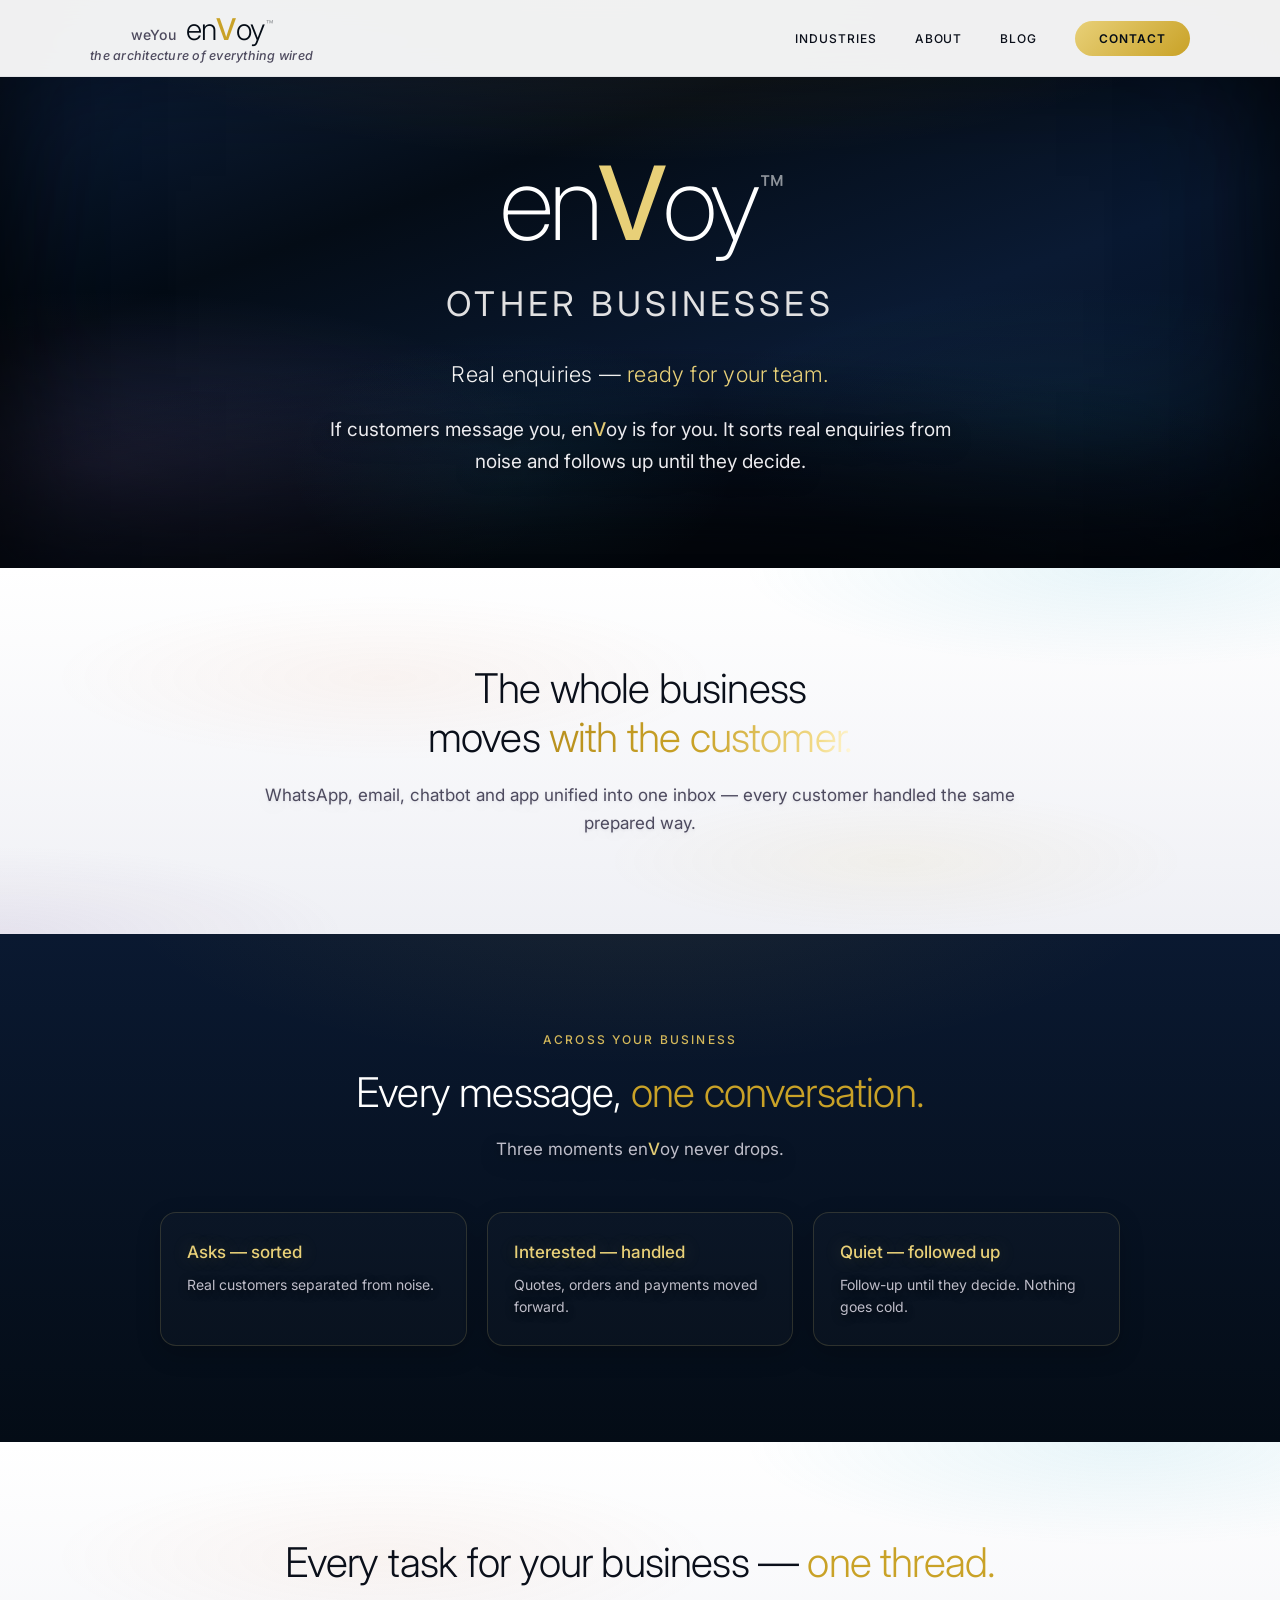
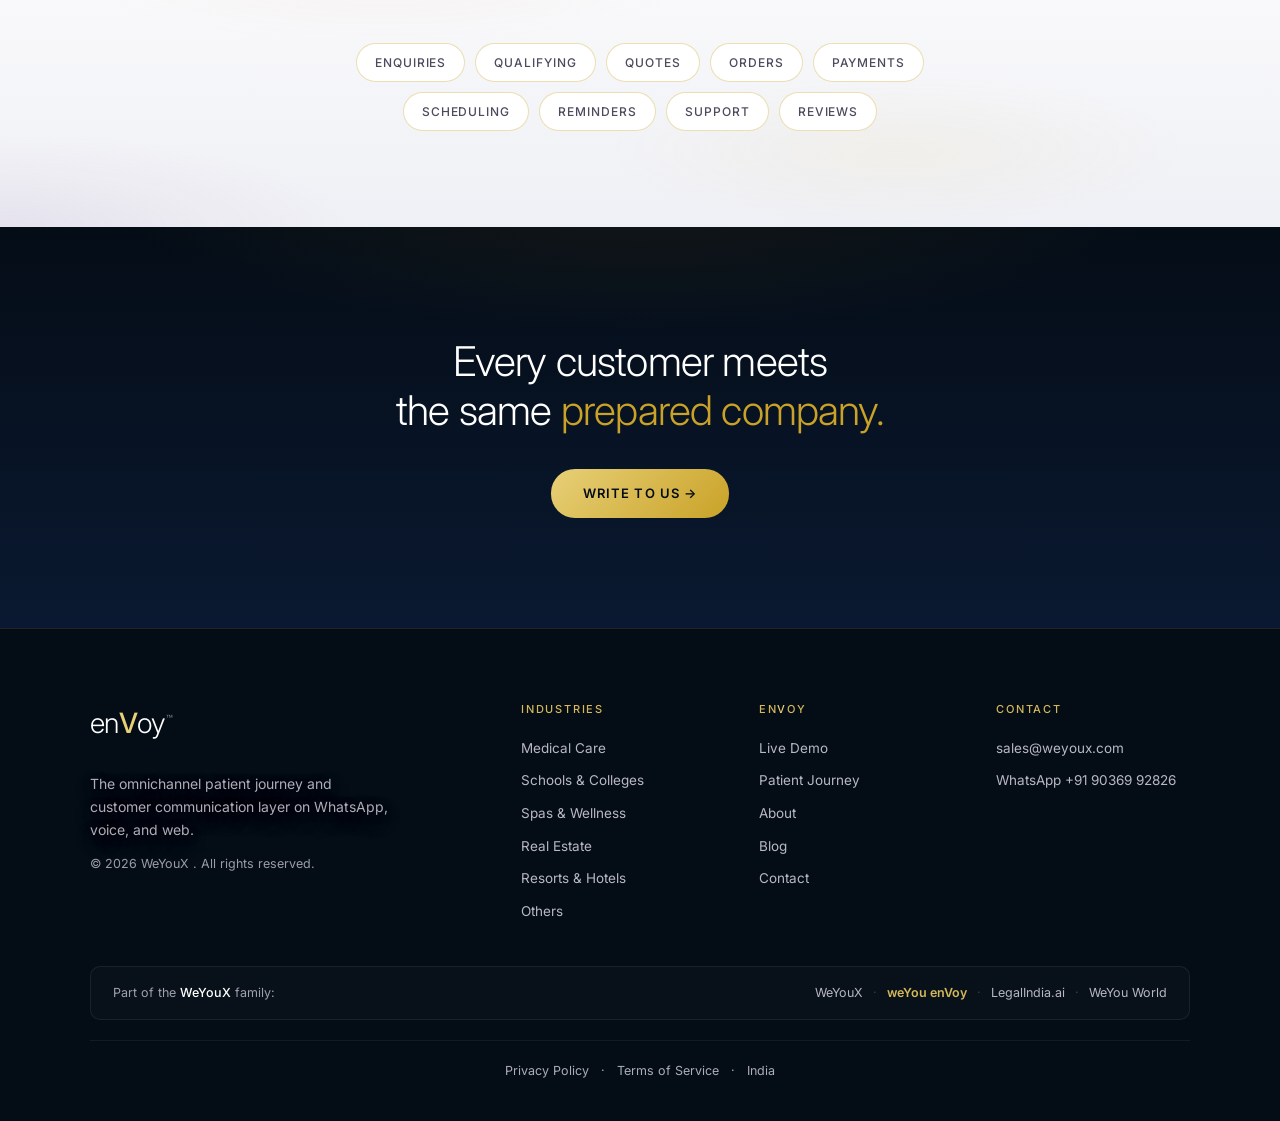
<file: others.html>
<!doctype html>
<html lang="en">
<head>
  <meta charset="UTF-8">
  <meta name="viewport" content="width=device-width, initial-scale=1.0">
  <title>WhatsApp AI for D2C &amp; Inbound Businesses &mdash; enVoy | weYou X</title>
  <meta name="description" content="WhatsApp AI for D2C brands and service businesses. enVoy sorts real customers from noise, unifies every channel into one inbox, and follows up &mdash; 24/7.">
  <meta name="author" content="weYou X">
  <meta name="robots" content="index, follow, max-image-preview:large, max-snippet:-1, max-video-preview:-1">
  <link rel="canonical" href="https://weyouenvoy.com/others">
  <meta name="theme-color" content="#040c16">
  <meta property="og:type" content="website">
  <meta property="og:url" content="https://weyouenvoy.com/others">
  <meta property="og:title" content="WhatsApp AI for D2C &amp; Inbound Businesses &mdash; enVoy | weYou X">
  <meta property="og:description" content="WhatsApp AI for D2C brands and service businesses. enVoy sorts real customers from noise, unifies every channel into one inbox, and follows up &mdash; 24/7.">
  <meta property="og:image" content="https://weyouenvoy.com/og-image.png">
  <meta property="og:site_name" content="enVoy">
  <meta property="og:locale" content="en_IN">
  <meta name="twitter:card" content="summary_large_image">
  <meta name="twitter:site" content="@weyoux">
  <meta name="twitter:title" content="WhatsApp AI for D2C &amp; Inbound Businesses &mdash; enVoy | weYou X">
  <meta name="twitter:description" content="WhatsApp AI for D2C brands and service businesses. enVoy sorts real customers from noise, unifies every channel into one inbox, and follows up &mdash; 24/7.">
  <meta name="twitter:image" content="https://weyouenvoy.com/og-image.png">
  <link rel="icon" href="/favicon.svg" type="image/svg+xml">
  <link rel="icon" href="/favicon.ico" sizes="any">
  <link rel="apple-touch-icon" href="/apple-touch-icon.png">
  <link rel="sitemap" type="application/xml" href="/sitemap.xml">
  <script type="application/ld+json">{"@context":"https://schema.org","@graph":[{"@type":"WebPage","@id":"https://weyouenvoy.com/others#webpage","url":"https://weyouenvoy.com/others","name":"WhatsApp AI for Inbound Businesses","description":"WhatsApp AI for D2C brands and service businesses. enVoy sorts real customers from noise, unifies every channel into one inbox, and follows up &mdash; 24/7.","about":{"@id":"https://weyouenvoy.com/#product"},"isPartOf":{"@id":"https://weyouenvoy.com/#website"},"publisher":{"@id":"https://weyouenvoy.com/#organization"}},{"@type":"BreadcrumbList","@id":"https://weyouenvoy.com/others#breadcrumb","itemListElement":[{"@type":"ListItem","position":1,"name":"enVoy","item":"https://weyouenvoy.com/"},{"@type":"ListItem","position":2,"name":"Other Businesses","item":"https://weyouenvoy.com/others"}]},{"@type":"SoftwareApplication","@id":"https://weyouenvoy.com/#product","name":"enVoy","url":"https://weyouenvoy.com/","applicationCategory":"BusinessApplication","brand":{"@id":"https://weyouenvoy.com/#organization"},"manufacturer":{"@id":"https://weyouenvoy.com/#organization"}},{"@type":"WebSite","@id":"https://weyouenvoy.com/#website","url":"https://weyouenvoy.com/","name":"enVoy","publisher":{"@id":"https://weyouenvoy.com/#organization"}},{"@type":"Organization","@id":"https://weyouenvoy.com/#organization","name":"weYou enVoy","url":"https://weyouenvoy.com/","logo":{"@type":"ImageObject","url":"https://weyouenvoy.com/logo.png"},"parentOrganization":{"@type":"Organization","@id":"https://weyoux.com/#organization","name":"WeYouX","url":"https://weyoux.com/"}},{"@type":"Organization","@id":"https://weyoux.com/#organization","name":"WeYouX","url":"https://weyoux.com/","logo":{"@type":"ImageObject","url":"https://weyoux.com/logo.png"}}]}</script>
  <link rel="preconnect" href="https://fonts.googleapis.com">
  <link rel="preconnect" href="https://fonts.gstatic.com" crossorigin>
  <link rel="stylesheet" href="style.css?v=107">
  <link href="https://fonts.googleapis.com/css2?family=Inter:wght@200;300;400;500;600&display=swap" rel="stylesheet">
</head>
<body>

  <header>
    <div class="container">
      <div class="logo-stack">
        <a href="/" class="logo" aria-label="weYou enVoy home">
          <span class="parent">weYou</span>
          <span class="brand">en<span class="V">V</span>oy<sup>&trade;</sup></span>
        </a>
        <span class="tagline" role="note" data-text="the architecture of everything wired" aria-label="the architecture of everything wired"><span class="tw" aria-hidden="true"></span></span>
      </div>
      <nav aria-label="Main navigation"><ul>
        <li class="nav-item-drop">
          <a href="/#industries">Industries</a>
          <div class="nav-dropdown">
            <div class="nav-dropdown-inner">
              <a href="/medical">Medical Care</a>
              <a href="/schools">Schools &amp; Colleges</a>
              <a href="/spas">Spas &amp; Wellness</a>
              <a href="/realestate">Real Estate</a>
              <a href="/hotels">Resorts &amp; Hotels</a>
              <a href="/others">Other Businesses</a>
            </div>
          </div>
        </li>
        <li><a href="/about">About</a></li>
        <li><a href="/blog">Blog</a></li>
        <li><a href="/contact" class="btn-gold">Contact</a></li>
      </ul></nav>
      <button class="hamburger" id="hamburger" aria-label="Open menu" aria-expanded="false"><span></span><span></span><span></span></button>
    </div>
    <div class="mobile-nav" id="mobileNav">
      <a href="/#industries">Industries</a>
      <a href="/medical" class="mn-sub">Medical Care</a>
      <a href="/schools" class="mn-sub">Schools &amp; Colleges</a>
      <a href="/spas" class="mn-sub">Spas &amp; Wellness</a>
      <a href="/realestate" class="mn-sub">Real Estate</a>
      <a href="/hotels" class="mn-sub">Resorts &amp; Hotels</a>
      <a href="/others" class="mn-sub">Other Businesses</a>
      <a href="/about">About</a>
      <a href="/blog">Blog</a>
      <a href="/contact">Contact</a>
    </div>
  </header>

  <main>
  <section class="subhero">
    <div class="dark-glow" aria-hidden="true"></div>
    <div class="container">
      <div class="hero-mark">en<span class="V">V</span>oy<sup>&trade;</sup></div>
      <div class="breadcrumb">Other Businesses</div>
      <h1>Real enquiries &mdash; <span class="em">ready for your team.</span></h1>
      <p>If customers message you, en<span class="V">V</span>oy is for you. It sorts real enquiries from noise and follows up until they decide.</p>
    </div>
  </section>
  <section class="sub-section">
    <div class="container">
      <div class="sub-head">
        <h2 class="piano">The whole business moves <span class="em">with the customer.</span></h2>
        <p>WhatsApp, email, chatbot and app unified into one inbox &mdash; every customer handled the same prepared way.</p>
      </div>
    </div>
  </section>
  <section class="connect">
    <div class="container">
      <div class="connect-head">
        <div class="label-dark">Across your business</div>
        <h2 class="piano">Every message, <span class="em">one conversation.</span></h2>
        <p>Three moments en<span class="V">V</span>oy never drops.</p>
      </div>
      <div class="connect-grid">
        <div class="connect-node"><h3>Asks &mdash; sorted</h3><p>Real customers separated from noise.</p></div>
        <div class="connect-node"><h3>Interested &mdash; handled</h3><p>Quotes, orders and payments moved forward.</p></div>
        <div class="connect-node"><h3>Quiet &mdash; followed up</h3><p>Follow-up until they decide. Nothing goes cold.</p></div>
      </div>
    </div>
  </section>
  <section class="sub-section">
    <div class="container">
      <p class="statement piano">Every task for your business &mdash; <span class="em">one thread.</span></p>
      <div class="hub-wrap">
        <div class="hub-grid"><span class="hub-node">Enquiries</span><span class="hub-node">Qualifying</span><span class="hub-node">Quotes</span><span class="hub-node">Orders</span><span class="hub-node">Payments</span><span class="hub-node">Scheduling</span><span class="hub-node">Reminders</span><span class="hub-node">Support</span><span class="hub-node">Reviews</span></div>
      </div>
    </div>
  </section>
  <section class="contact-section" id="book">
    <div class="container">
      <h2 class="piano">Every customer meets<br>the same <span class="em">prepared company.</span></h2>
      <a href="/contact" class="btn-gold">Write to us <span class="arrow">&rarr;</span></a>
    </div>
  </section>

  </main>

    <footer>
    <div class="container">
      <div class="foot-grid">
        <div class="foot-brand">
          <div class="foot-logo">en<span class="V">V</span>oy<sup>&trade;</sup></div>
          <p class="foot-tag">The omnichannel patient journey and customer communication layer on WhatsApp, voice, and web.</p>
          <div class="foot-copy">&copy; 2026 WeYouX . All rights reserved.</div>
        </div>
        <div class="foot-col">
          <h3>Industries</h3>
          <a href="/medical">Medical Care</a>
          <a href="/schools">Schools &amp; Colleges</a>
          <a href="/spas">Spas &amp; Wellness</a>
          <a href="/realestate">Real Estate</a>
          <a href="/hotels">Resorts &amp; Hotels</a>
          <a href="/others">Others</a>
        </div>
        <div class="foot-col">
          <h3>en<span class="V">V</span>oy</h3>
          <a href="/#demo">Live Demo</a>
          <a href="/#journey">Patient Journey</a>
          <a href="/about">About</a>
          <a href="/blog">Blog</a>
          <a href="/contact">Contact</a>
        </div>
        <div class="foot-col">
          <h3>Contact</h3>
          <a href="mailto:sales@weyoux.com">sales@weyoux.com</a>
          <a href="https://wa.me/919036992826?text=Hi" target="_blank" rel="noopener">WhatsApp +91 90369 92826</a>
        </div>
      </div>

      <div class="foot-corporate">
        <span class="foot-family-label">Part of the <a href="https://weyoux.com/" target="_blank" rel="noopener">WeYouX</a> family:</span>
        <div class="foot-family-links">
          <a href="https://weyoux.com/" class="family-link" target="_blank" rel="noopener">WeYouX</a>
          <span class="family-sep">&middot;</span>
          <span class="family-current">weYou enVoy</span>
          <span class="family-sep">&middot;</span>
          <a href="https://legalindia.ai/" class="family-link" target="_blank" rel="noopener">LegalIndia.ai</a>
          <span class="family-sep">&middot;</span>
          <a href="https://weyouworld.com/" class="family-link" target="_blank" rel="noopener">WeYou World</a>
        </div>
      </div>

      <div class="foot-bottom">
        <div class="foot-legal-links">
          <a href="/privacy">Privacy Policy</a> &middot; <a href="/terms">Terms of Service</a> &middot; <span>India</span>
        </div>
      </div>
    </div>
  </footer>

<script src="script.js?v=35" defer></script>
</body>
</html>
</file>
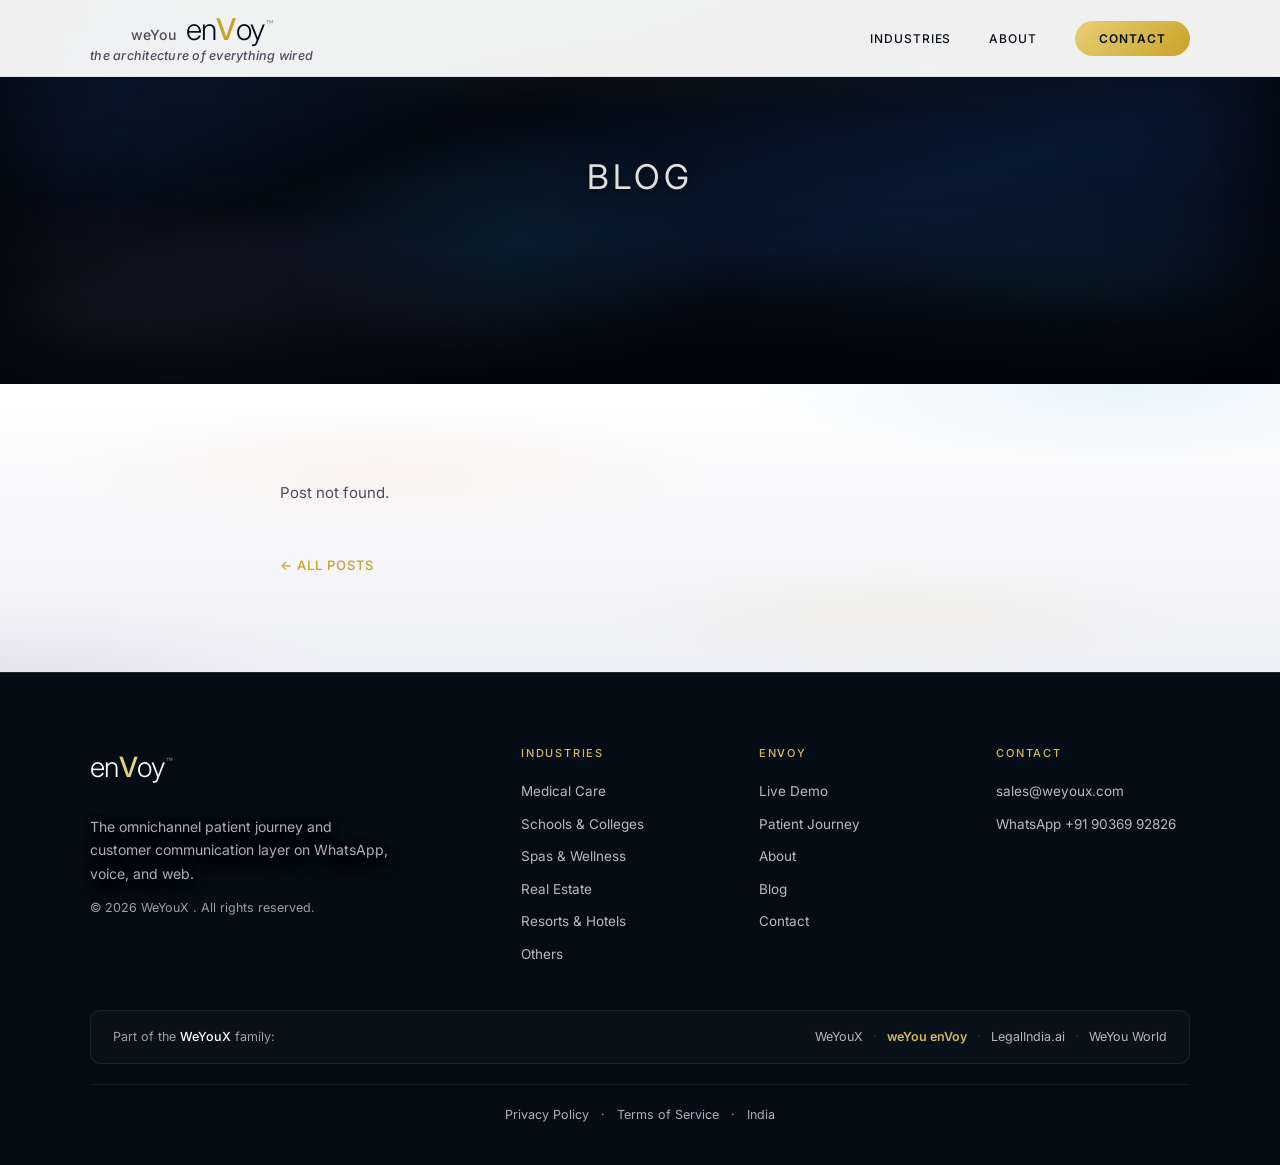
<file: post.html>
<!doctype html>
<html lang="en">
<head>
  <meta charset="UTF-8">
  <meta name="viewport" content="width=device-width, initial-scale=1.0">
  <title>Blog &mdash; enVoy | weYou X</title>
  <meta name="description" content="An enVoy blog post.">
  <meta name="author" content="weYou X">
  <meta name="robots" content="index, follow, max-image-preview:large, max-snippet:-1">
  <link rel="canonical" href="https://weyouenvoy.com/post">
  <meta name="theme-color" content="#040c16">
  <meta property="og:type" content="article">
  <meta property="og:url" content="https://weyouenvoy.com/post">
  <meta property="og:title" content="Blog &mdash; enVoy | weYou X">
  <meta property="og:description" content="An enVoy blog post.">
  <meta property="og:image" content="https://weyouenvoy.com/og-image.png">
  <meta property="og:site_name" content="enVoy">
  <meta name="twitter:card" content="summary_large_image">
  <meta name="twitter:title" content="Blog &mdash; enVoy | weYou X">
  <meta name="twitter:description" content="An enVoy blog post.">
  <meta name="twitter:image" content="https://weyouenvoy.com/og-image.png">
  <link rel="icon" href="/favicon.svg" type="image/svg+xml">
  <link rel="icon" href="/favicon.ico" sizes="any">
  <link rel="apple-touch-icon" href="/apple-touch-icon.png">
  <link rel="preconnect" href="https://fonts.googleapis.com">
  <link rel="preconnect" href="https://fonts.gstatic.com" crossorigin>
  <link href="https://fonts.googleapis.com/css2?family=Inter:wght@200;300;400;500;600&display=swap" rel="stylesheet">
  <link rel="stylesheet" href="/style.css?v=107">
</head>
<body>

  <header>
    <div class="container">
      <div class="logo-stack">
        <a href="/" class="logo" aria-label="weYou enVoy home">
          <span class="parent">weYou</span>
          <span class="brand">en<span class="V">V</span>oy<sup>&trade;</sup></span>
        </a>
        <span class="tagline" role="note" data-text="the architecture of everything wired" aria-label="the architecture of everything wired"><span class="tw" aria-hidden="true"></span></span>
      </div>
      <nav aria-label="Main navigation"><ul>
        <li class="nav-item-drop">
          <a href="/#industries">Industries</a>
          <div class="nav-dropdown">
            <div class="nav-dropdown-inner">
              <a href="/medical">Medical Care</a>
              <a href="/schools">Schools &amp; Colleges</a>
              <a href="/spas">Spas &amp; Wellness</a>
              <a href="/realestate">Real Estate</a>
              <a href="/hotels">Resorts &amp; Hotels</a>
              <a href="/others">Other Businesses</a>
            </div>
          </div>
        </li>
        <li><a href="/about">About</a></li>
        <li><a href="/contact" class="btn-gold">Contact</a></li>
      </ul></nav>
      <button class="hamburger" id="hamburger" aria-label="Open menu" aria-expanded="false"><span></span><span></span><span></span></button>
    </div>
    <div class="mobile-nav" id="mobileNav">
      <a href="/#industries">Industries</a>
      <a href="/medical" class="mn-sub">Medical Care</a>
      <a href="/schools" class="mn-sub">Schools &amp; Colleges</a>
      <a href="/spas" class="mn-sub">Spas &amp; Wellness</a>
      <a href="/realestate" class="mn-sub">Real Estate</a>
      <a href="/hotels" class="mn-sub">Resorts &amp; Hotels</a>
      <a href="/others" class="mn-sub">Other Businesses</a>
      <a href="/about">About</a>
      <a href="/contact">Contact</a>
    </div>
  </header>

  <main>
  <article class="post">
    <section class="subhero post-hero">
      <div class="dark-glow" aria-hidden="true"></div>
      <div class="container">
        <div class="breadcrumb"><a href="/blog">Blog</a></div>
        <h1 id="postTitle">&nbsp;</h1>
        <p class="post-meta" id="postMeta"></p>
      </div>
    </section>
    <section class="sub-section">
      <h2 class="visually-hidden">Article Content</h2>
      <div class="post-body" id="postBody"></div>
      <div class="post-back"><a href="/blog">&larr; All posts</a></div>
    </section>
  </article>
  </main>

    <footer>
    <div class="container">
      <div class="foot-grid">
        <div class="foot-brand">
          <div class="foot-logo">en<span class="V">V</span>oy<sup>&trade;</sup></div>
          <p class="foot-tag">The omnichannel patient journey and customer communication layer on WhatsApp, voice, and web.</p>
          <div class="foot-copy">&copy; 2026 WeYouX . All rights reserved.</div>
        </div>
        <div class="foot-col">
          <h3>Industries</h3>
          <a href="/medical">Medical Care</a>
          <a href="/schools">Schools &amp; Colleges</a>
          <a href="/spas">Spas &amp; Wellness</a>
          <a href="/realestate">Real Estate</a>
          <a href="/hotels">Resorts &amp; Hotels</a>
          <a href="/others">Others</a>
        </div>
        <div class="foot-col">
          <h3>en<span class="V">V</span>oy</h3>
          <a href="/#demo">Live Demo</a>
          <a href="/#journey">Patient Journey</a>
          <a href="/about">About</a>
          <a href="/blog">Blog</a>
          <a href="/contact">Contact</a>
        </div>
        <div class="foot-col">
          <h3>Contact</h3>
          <a href="mailto:sales@weyoux.com">sales@weyoux.com</a>
          <a href="https://wa.me/919036992826?text=Hi" target="_blank" rel="noopener">WhatsApp +91 90369 92826</a>
        </div>
      </div>

      <div class="foot-corporate">
        <span class="foot-family-label">Part of the <a href="https://weyoux.com/" target="_blank" rel="noopener">WeYouX</a> family:</span>
        <div class="foot-family-links">
          <a href="https://weyoux.com/" class="family-link" target="_blank" rel="noopener">WeYouX</a>
          <span class="family-sep">&middot;</span>
          <span class="family-current">weYou enVoy</span>
          <span class="family-sep">&middot;</span>
          <a href="https://legalindia.ai/" class="family-link" target="_blank" rel="noopener">LegalIndia.ai</a>
          <span class="family-sep">&middot;</span>
          <a href="https://weyouworld.com/" class="family-link" target="_blank" rel="noopener">WeYou World</a>
        </div>
      </div>

      <div class="foot-bottom">
        <div class="foot-legal-links">
          <a href="/privacy">Privacy Policy</a> &middot; <a href="/terms">Terms of Service</a> &middot; <span>India</span>
        </div>
      </div>
    </div>
  </footer>

<script src="/script.js?v=40" defer></script>
<script src="/blog/blog.js?v=1" defer></script>
</body>
</html>
</file>
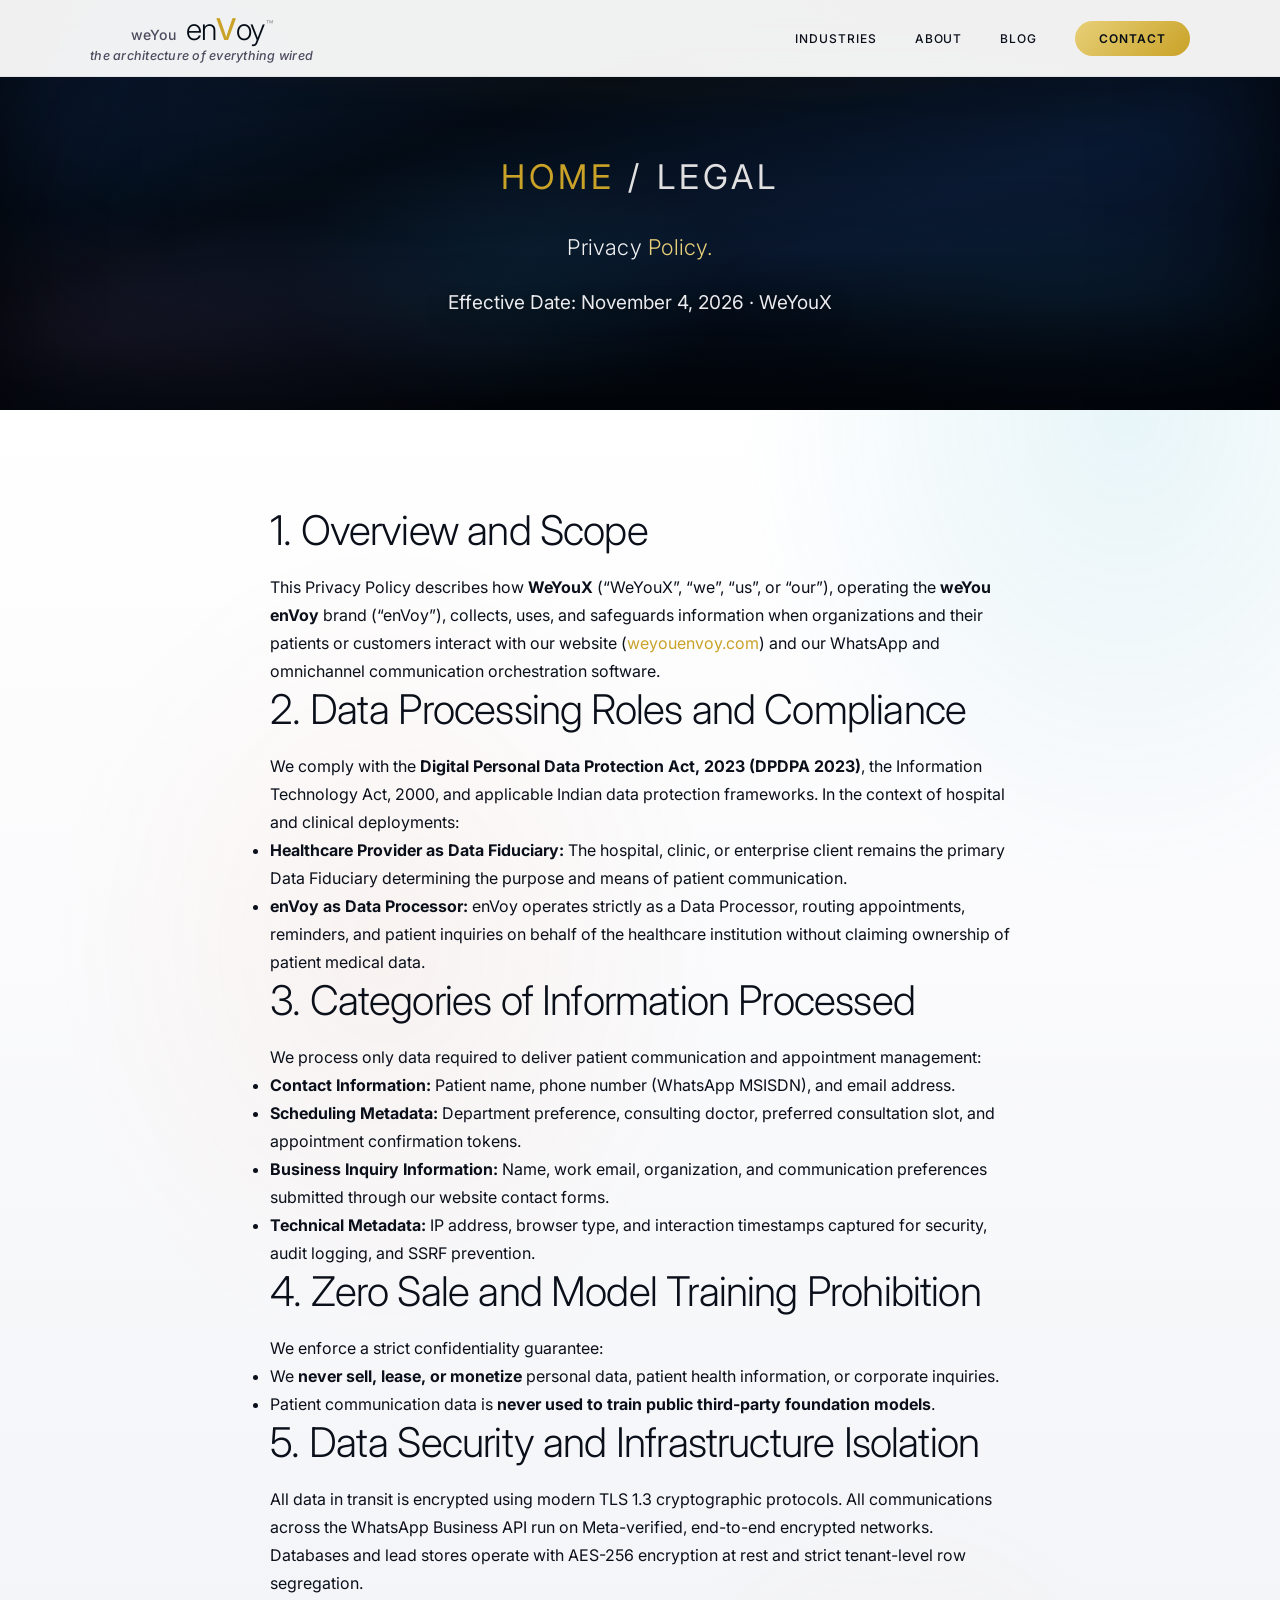
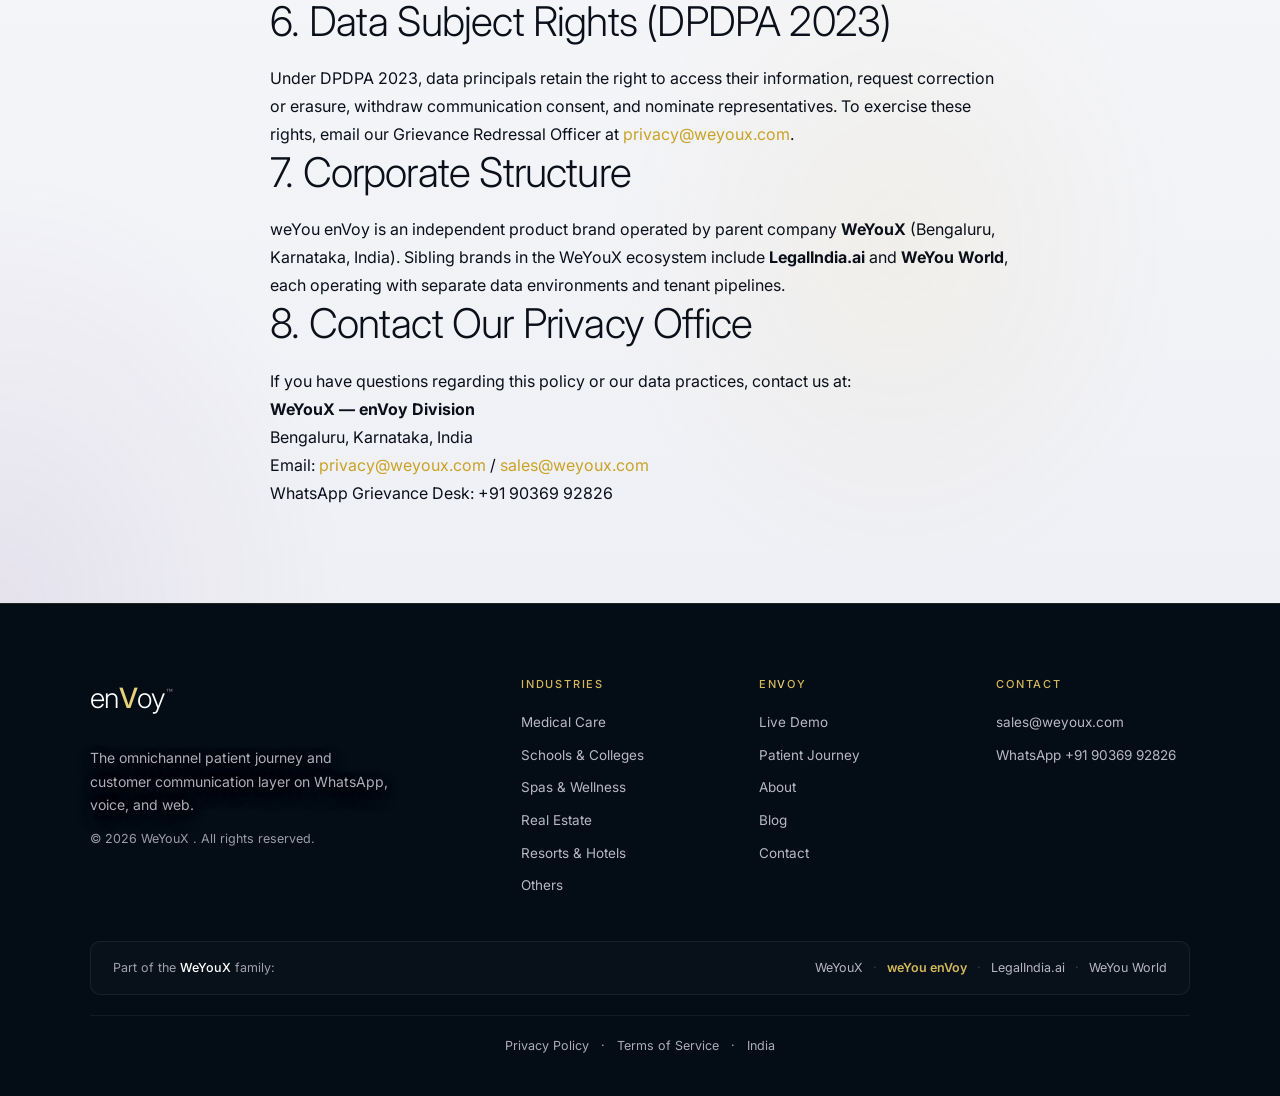
<file: privacy.html>
<!doctype html>
<html lang="en">
<head>
  <meta charset="UTF-8">
  <meta name="viewport" content="width=device-width, initial-scale=1.0">
  <title>Privacy Policy &mdash; weYou enVoy | WeYouX</title>
  <meta name="description" content="Privacy Policy for weYou enVoy by WeYouX. Explains patient data protection, DPDPA 2023 compliance, WhatsApp encryption, and communication privacy practices.">
  <meta name="author" content="weYou enVoy">
  <meta name="robots" content="index, follow, max-image-preview:large, max-snippet:-1, max-video-preview:-1">
  <link rel="canonical" href="https://weyouenvoy.com/privacy">
  <meta name="theme-color" content="#040c16">
  <meta property="og:type" content="website">
  <meta property="og:url" content="https://weyouenvoy.com/privacy">
  <meta property="og:title" content="Privacy Policy &mdash; weYou enVoy | WeYouX">
  <meta property="og:description" content="Privacy Policy for weYou enVoy by WeYouX. Explains patient data protection, DPDPA 2023 compliance, WhatsApp encryption, and communication privacy practices.">
  <meta property="og:image" content="https://weyouenvoy.com/og-image.png">
  <meta property="og:site_name" content="weYou enVoy">
  <meta property="og:locale" content="en_IN">
  <meta name="twitter:card" content="summary_large_image">
  <meta name="twitter:site" content="@weyoux">
  <meta name="twitter:title" content="Privacy Policy &mdash; weYou enVoy | WeYouX">
  <meta name="twitter:description" content="Privacy Policy for weYou enVoy by WeYouX. Explains patient data protection, DPDPA 2023 compliance, WhatsApp encryption, and communication privacy practices.">
  <meta name="twitter:image" content="https://weyouenvoy.com/og-image.png">
  <link rel="icon" href="/favicon.svg" type="image/svg+xml">
  <link rel="icon" href="/favicon.ico" sizes="any">
  <link rel="apple-touch-icon" href="/apple-touch-icon.png">
  <link rel="sitemap" type="application/xml" href="/sitemap.xml">
  <script type="application/ld+json">{"@context":"https://schema.org","@graph":[{"@type":"WebPage","@id":"https://weyouenvoy.com/privacy#webpage","url":"https://weyouenvoy.com/privacy","name":"Privacy Policy — weYou enVoy","description":"Privacy Policy for weYou enVoy by WeYouX. Explains patient data protection, DPDPA 2023 compliance, WhatsApp encryption, and communication privacy practices.","isPartOf":{"@id":"https://weyouenvoy.com/#website"},"publisher":{"@id":"https://weyouenvoy.com/#organization"}},{"@type":"BreadcrumbList","@id":"https://weyouenvoy.com/privacy#breadcrumb","itemListElement":[{"@type":"ListItem","position":1,"name":"weYou enVoy","item":"https://weyouenvoy.com/"},{"@type":"ListItem","position":2,"name":"Privacy Policy","item":"https://weyouenvoy.com/privacy"}]},{"@type":"WebSite","@id":"https://weyouenvoy.com/#website","url":"https://weyouenvoy.com/","name":"weYou enVoy","publisher":{"@id":"https://weyouenvoy.com/#organization"}},{"@type":"Organization","@id":"https://weyouenvoy.com/#organization","name":"weYou enVoy","url":"https://weyouenvoy.com/","logo":{"@type":"ImageObject","url":"https://weyouenvoy.com/logo.png"},"parentOrganization":{"@type":"Organization","@id":"https://weyoux.com/#organization","name":"WeYouX","url":"https://weyoux.com/"}},{"@type":"Organization","@id":"https://weyoux.com/#organization","name":"WeYouX","url":"https://weyoux.com/","logo":{"@type":"ImageObject","url":"https://weyoux.com/logo.png"}}]}</script>
  <link rel="preconnect" href="https://fonts.googleapis.com">
  <link rel="preconnect" href="https://fonts.gstatic.com" crossorigin>
  <link href="https://fonts.googleapis.com/css2?family=Inter:wght@200;300;400;500;600&display=swap" rel="stylesheet">
  <link rel="stylesheet" href="/style.css?v=125">
</head>
<body>

  <header>
    <div class="container">
      <div class="logo-stack">
        <a href="/" class="logo" aria-label="weYou enVoy home">
          <span class="parent">weYou</span>
          <span class="brand">en<span class="V">V</span>oy<sup>&trade;</sup></span>
        </a>
        <span class="tagline" role="note" data-text="the architecture of everything wired" aria-label="the architecture of everything wired"><span class="tw" aria-hidden="true"></span></span>
      </div>
      <nav aria-label="Main navigation"><ul>
        <li class="nav-item-drop">
          <a href="/#industries">Industries</a>
          <div class="nav-dropdown">
            <div class="nav-dropdown-inner">
              <a href="/medical">Medical Care</a>
              <a href="/schools">Schools &amp; Colleges</a>
              <a href="/spas">Spas &amp; Wellness</a>
              <a href="/realestate">Real Estate</a>
              <a href="/hotels">Resorts &amp; Hotels</a>
              <a href="/others">Other Businesses</a>
            </div>
          </div>
        </li>
        <li><a href="/about">About</a></li>
        <li><a href="/blog">Blog</a></li>
        <li><a href="/contact" class="btn-gold">Contact</a></li>
      </ul></nav>
      <button class="hamburger" id="hamburger" aria-label="Open menu" aria-expanded="false"><span></span><span></span><span></span></button>
    </div>
    <div class="mobile-nav" id="mobileNav">
      <a href="/#industries">Industries</a>
      <a href="/medical" class="mn-sub">Medical Care</a>
      <a href="/schools" class="mn-sub">Schools &amp; Colleges</a>
      <a href="/spas" class="mn-sub">Spas &amp; Wellness</a>
      <a href="/realestate" class="mn-sub">Real Estate</a>
      <a href="/hotels" class="mn-sub">Resorts &amp; Hotels</a>
      <a href="/others" class="mn-sub">Other Businesses</a>
      <a href="/about">About</a>
      <a href="/blog">Blog</a>
      <a href="/contact">Contact</a>
    </div>
  </header>

  <main>
    <section class="subhero">
      <div class="dark-glow" aria-hidden="true"></div>
      <div class="container">
        <div class="breadcrumb"><a href="/">Home</a> / Legal</div>
        <h1>Privacy <span class="em">Policy.</span></h1>
        <p>Effective Date: November 4, 2026 &middot; WeYouX</p>
      </div>
    </section>

    <section class="sub-section">
      <div class="container" style="max-width:820px; line-height:1.75; color:var(--text-dark);">
        <h2>1. Overview and Scope</h2>
        <p>This Privacy Policy describes how <strong>WeYouX</strong> (&ldquo;WeYouX&rdquo;, &ldquo;we&rdquo;, &ldquo;us&rdquo;, or &ldquo;our&rdquo;), operating the <strong>weYou enVoy</strong> brand (&ldquo;enVoy&rdquo;), collects, uses, and safeguards information when organizations and their patients or customers interact with our website (<a href="https://weyouenvoy.com/">weyouenvoy.com</a>) and our WhatsApp and omnichannel communication orchestration software.</p>

        <h2>2. Data Processing Roles and Compliance</h2>
        <p>We comply with the <strong>Digital Personal Data Protection Act, 2023 (DPDPA 2023)</strong>, the Information Technology Act, 2000, and applicable Indian data protection frameworks. In the context of hospital and clinical deployments:</p>
        <ul>
          <li><strong>Healthcare Provider as Data Fiduciary:</strong> The hospital, clinic, or enterprise client remains the primary Data Fiduciary determining the purpose and means of patient communication.</li>
          <li><strong>enVoy as Data Processor:</strong> enVoy operates strictly as a Data Processor, routing appointments, reminders, and patient inquiries on behalf of the healthcare institution without claiming ownership of patient medical data.</li>
        </ul>

        <h2>3. Categories of Information Processed</h2>
        <p>We process only data required to deliver patient communication and appointment management:</p>
        <ul>
          <li><strong>Contact Information:</strong> Patient name, phone number (WhatsApp MSISDN), and email address.</li>
          <li><strong>Scheduling Metadata:</strong> Department preference, consulting doctor, preferred consultation slot, and appointment confirmation tokens.</li>
          <li><strong>Business Inquiry Information:</strong> Name, work email, organization, and communication preferences submitted through our website contact forms.</li>
          <li><strong>Technical Metadata:</strong> IP address, browser type, and interaction timestamps captured for security, audit logging, and SSRF prevention.</li>
        </ul>

        <h2>4. Zero Sale and Model Training Prohibition</h2>
        <p>We enforce a strict confidentiality guarantee:</p>
        <ul>
          <li>We <strong>never sell, lease, or monetize</strong> personal data, patient health information, or corporate inquiries.</li>
          <li>Patient communication data is <strong>never used to train public third-party foundation models</strong>.</li>
        </ul>

        <h2>5. Data Security and Infrastructure Isolation</h2>
        <p>All data in transit is encrypted using modern TLS 1.3 cryptographic protocols. All communications across the WhatsApp Business API run on Meta-verified, end-to-end encrypted networks. Databases and lead stores operate with AES-256 encryption at rest and strict tenant-level row segregation.</p>

        <h2>6. Data Subject Rights (DPDPA 2023)</h2>
        <p>Under DPDPA 2023, data principals retain the right to access their information, request correction or erasure, withdraw communication consent, and nominate representatives. To exercise these rights, email our Grievance Redressal Officer at <a href="mailto:privacy@weyoux.com">privacy@weyoux.com</a>.</p>

        <h2>7. Corporate Structure</h2>
        <p>weYou enVoy is an independent product brand operated by parent company <strong>WeYouX</strong> (Bengaluru, Karnataka, India). Sibling brands in the WeYouX ecosystem include <strong>LegalIndia.ai</strong> and <strong>WeYou World</strong>, each operating with separate data environments and tenant pipelines.</p>

        <h2>8. Contact Our Privacy Office</h2>
        <p>If you have questions regarding this policy or our data practices, contact us at:</p>
        <p>
          <strong>WeYouX &mdash; enVoy Division</strong><br>
          Bengaluru, Karnataka, India<br>
          Email: <a href="mailto:privacy@weyoux.com">privacy@weyoux.com</a> / <a href="mailto:sales@weyoux.com">sales@weyoux.com</a><br>
          WhatsApp Grievance Desk: +91 90369 92826
        </p>
      </div>
    </section>
  </main>

  <footer>
    <div class="container">
      <div class="foot-grid">
        <div class="foot-brand">
          <div class="foot-logo">en<span class="V">V</span>oy<sup>&trade;</sup></div>
          <p class="foot-tag">The omnichannel patient journey and customer communication layer on WhatsApp, voice, and web.</p>
          <div class="foot-copy">&copy; 2026 WeYouX . All rights reserved.</div>
        </div>
        <div class="foot-col">
          <h3>Industries</h3>
          <a href="/medical">Medical Care</a>
          <a href="/schools">Schools &amp; Colleges</a>
          <a href="/spas">Spas &amp; Wellness</a>
          <a href="/realestate">Real Estate</a>
          <a href="/hotels">Resorts &amp; Hotels</a>
          <a href="/others">Others</a>
        </div>
        <div class="foot-col">
          <h3>en<span class="V">V</span>oy</h3>
          <a href="/#demo">Live Demo</a>
          <a href="/#journey">Patient Journey</a>
          <a href="/about">About</a>
          <a href="/blog">Blog</a>
          <a href="/contact">Contact</a>
        </div>
        <div class="foot-col">
          <h3>Contact</h3>
          <a href="mailto:sales@weyoux.com">sales@weyoux.com</a>
          <a href="https://wa.me/919036992826?text=Hi" target="_blank" rel="noopener">WhatsApp +91 90369 92826</a>
        </div>
      </div>

      <div class="foot-corporate">
        <span class="foot-family-label">Part of the <a href="https://weyoux.com/" target="_blank" rel="noopener">WeYouX</a> family:</span>
        <div class="foot-family-links">
          <a href="https://weyoux.com/" class="family-link" target="_blank" rel="noopener">WeYouX</a>
          <span class="family-sep">&middot;</span>
          <span class="family-current">weYou enVoy</span>
          <span class="family-sep">&middot;</span>
          <a href="https://legalindia.ai/" class="family-link" target="_blank" rel="noopener">LegalIndia.ai</a>
          <span class="family-sep">&middot;</span>
          <a href="https://weyouworld.com/" class="family-link" target="_blank" rel="noopener">WeYou World</a>
        </div>
      </div>

      <div class="foot-bottom">
        <div class="foot-legal-links">
          <a href="/privacy">Privacy Policy</a> &middot; <a href="/terms">Terms of Service</a> &middot; <span>India</span>
        </div>
      </div>
    </div>
  </footer>

  <script src="/script.js?v=40" defer></script>
</body>
</html>
</file>
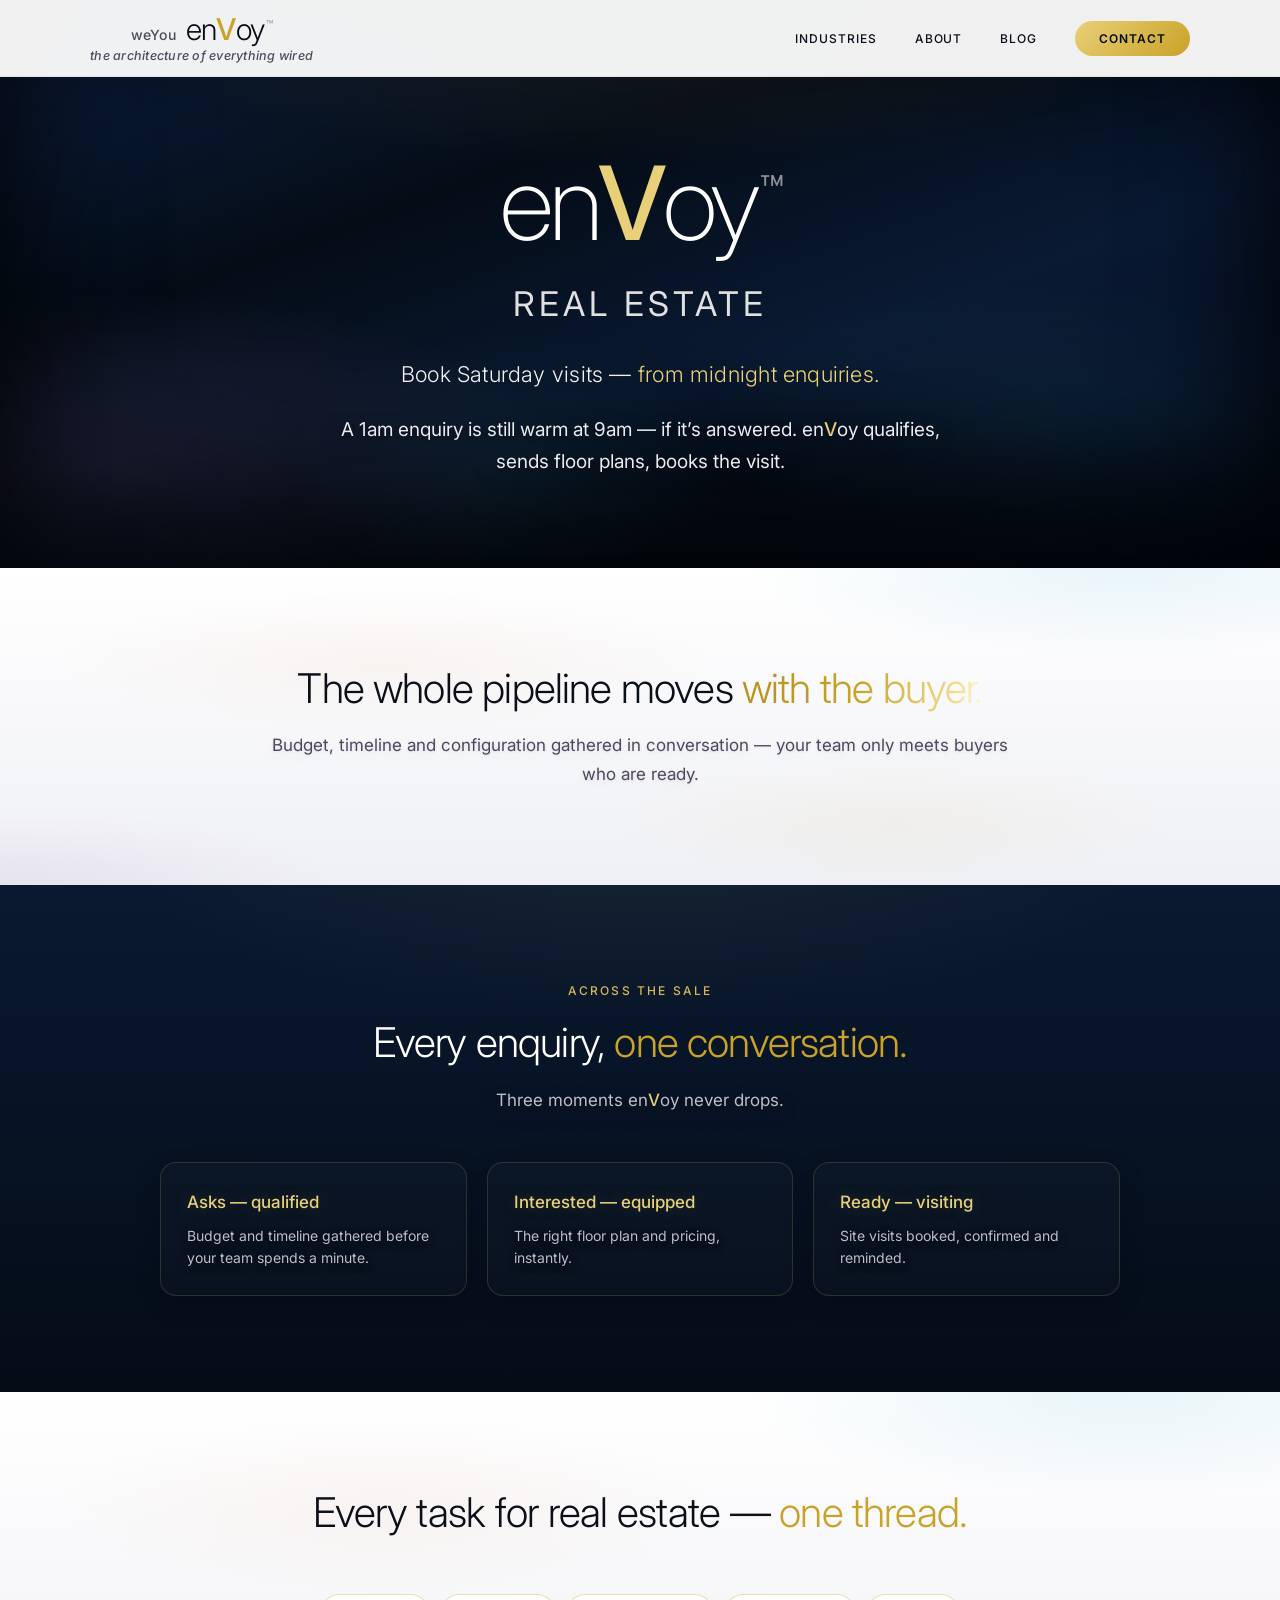
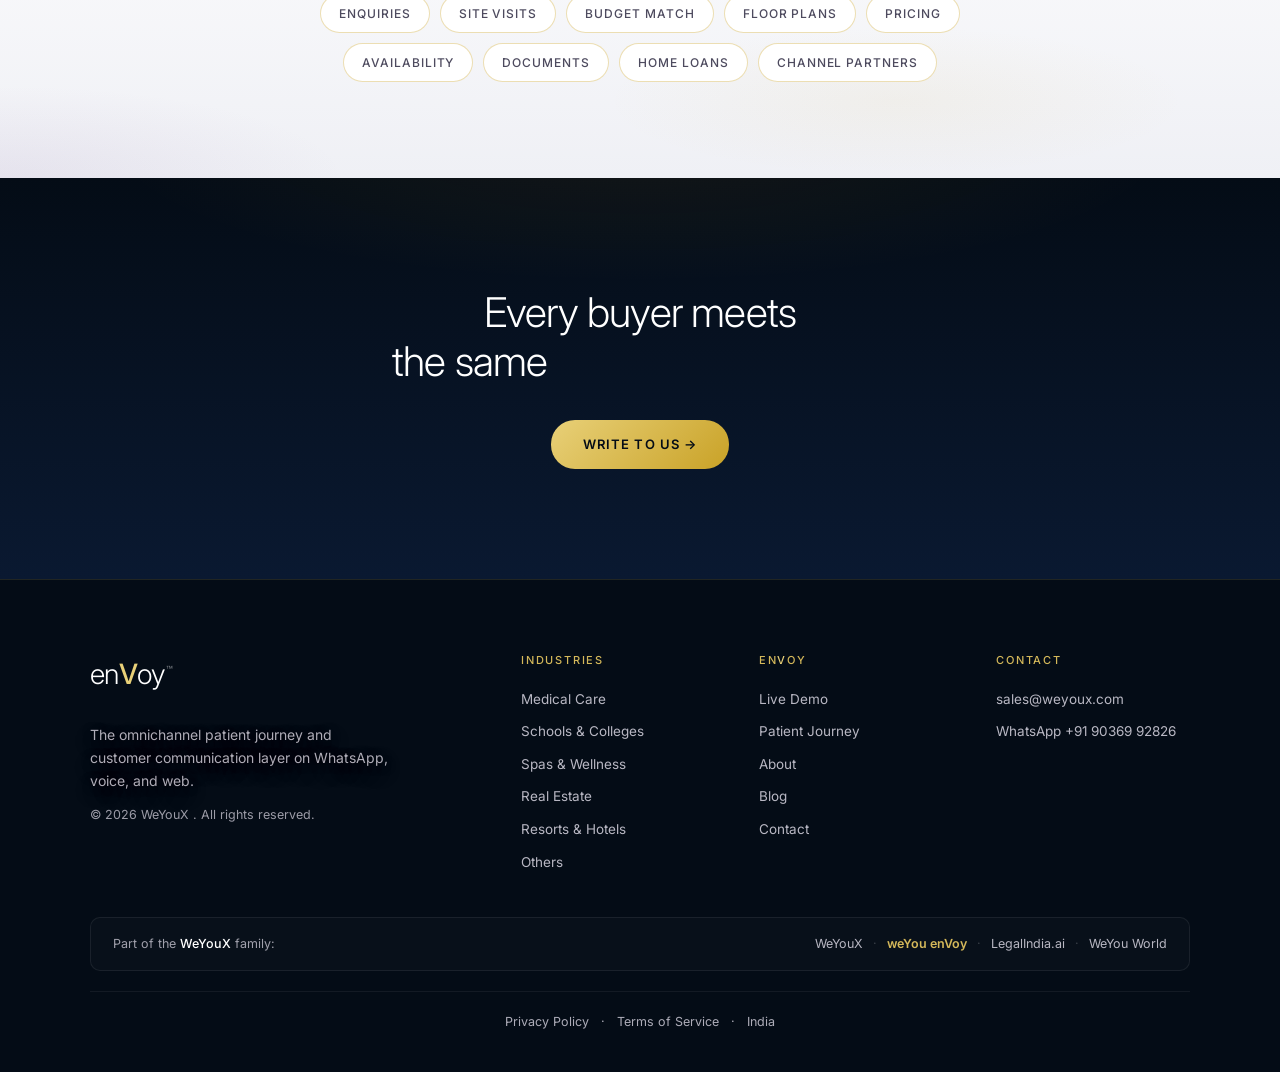
<file: realestate.html>
<!doctype html>
<html lang="en">
<head>
  <meta charset="UTF-8">
  <meta name="viewport" content="width=device-width, initial-scale=1.0">
  <title>WhatsApp AI for Real Estate Developers &amp; Brokerages &mdash; enVoy | weYou X</title>
  <meta name="description" content="WhatsApp AI for property developers, brokerages &amp; channel partners. enVoy qualifies on budget, sends floor plans, and books site visits &mdash; 24/7.">
  <meta name="author" content="weYou X">
  <meta name="robots" content="index, follow, max-image-preview:large, max-snippet:-1, max-video-preview:-1">
  <link rel="canonical" href="https://weyouenvoy.com/realestate">
  <meta name="theme-color" content="#040c16">
  <meta property="og:type" content="website">
  <meta property="og:url" content="https://weyouenvoy.com/realestate">
  <meta property="og:title" content="WhatsApp AI for Real Estate Developers &amp; Brokerages &mdash; enVoy | weYou X">
  <meta property="og:description" content="WhatsApp AI for property developers, brokerages &amp; channel partners. enVoy qualifies on budget, sends floor plans, and books site visits &mdash; 24/7.">
  <meta property="og:image" content="https://weyouenvoy.com/og-image.png">
  <meta property="og:site_name" content="enVoy">
  <meta property="og:locale" content="en_IN">
  <meta name="twitter:card" content="summary_large_image">
  <meta name="twitter:site" content="@weyoux">
  <meta name="twitter:title" content="WhatsApp AI for Real Estate Developers &amp; Brokerages &mdash; enVoy | weYou X">
  <meta name="twitter:description" content="WhatsApp AI for property developers, brokerages &amp; channel partners. enVoy qualifies on budget, sends floor plans, and books site visits &mdash; 24/7.">
  <meta name="twitter:image" content="https://weyouenvoy.com/og-image.png">
  <link rel="icon" href="/favicon.svg" type="image/svg+xml">
  <link rel="icon" href="/favicon.ico" sizes="any">
  <link rel="apple-touch-icon" href="/apple-touch-icon.png">
  <link rel="sitemap" type="application/xml" href="/sitemap.xml">
  <script type="application/ld+json">{"@context":"https://schema.org","@graph":[{"@type":"WebPage","@id":"https://weyouenvoy.com/realestate#webpage","url":"https://weyouenvoy.com/realestate","name":"WhatsApp AI for Real Estate","description":"WhatsApp AI for property developers, brokerages & channel partners. enVoy qualifies on budget, sends floor plans, and books site visits &mdash; 24/7.","about":{"@id":"https://weyouenvoy.com/#product"},"isPartOf":{"@id":"https://weyouenvoy.com/#website"},"publisher":{"@id":"https://weyouenvoy.com/#organization"}},{"@type":"BreadcrumbList","@id":"https://weyouenvoy.com/realestate#breadcrumb","itemListElement":[{"@type":"ListItem","position":1,"name":"enVoy","item":"https://weyouenvoy.com/"},{"@type":"ListItem","position":2,"name":"Real Estate","item":"https://weyouenvoy.com/realestate"}]},{"@type":"SoftwareApplication","@id":"https://weyouenvoy.com/#product","name":"enVoy","url":"https://weyouenvoy.com/","applicationCategory":"BusinessApplication","brand":{"@id":"https://weyouenvoy.com/#organization"},"manufacturer":{"@id":"https://weyouenvoy.com/#organization"}},{"@type":"WebSite","@id":"https://weyouenvoy.com/#website","url":"https://weyouenvoy.com/","name":"enVoy","publisher":{"@id":"https://weyouenvoy.com/#organization"}},{"@type":"Organization","@id":"https://weyouenvoy.com/#organization","name":"weYou enVoy","url":"https://weyouenvoy.com/","logo":{"@type":"ImageObject","url":"https://weyouenvoy.com/logo.png"},"parentOrganization":{"@type":"Organization","@id":"https://weyoux.com/#organization","name":"WeYouX","url":"https://weyoux.com/"}},{"@type":"Organization","@id":"https://weyoux.com/#organization","name":"WeYouX","url":"https://weyoux.com/","logo":{"@type":"ImageObject","url":"https://weyoux.com/logo.png"}}]}</script>
  <link rel="preconnect" href="https://fonts.googleapis.com">
  <link rel="preconnect" href="https://fonts.gstatic.com" crossorigin>
  <link rel="stylesheet" href="style.css?v=107">
  <link href="https://fonts.googleapis.com/css2?family=Inter:wght@200;300;400;500;600&display=swap" rel="stylesheet">
</head>
<body>

  <header>
    <div class="container">
      <div class="logo-stack">
        <a href="/" class="logo" aria-label="weYou enVoy home">
          <span class="parent">weYou</span>
          <span class="brand">en<span class="V">V</span>oy<sup>&trade;</sup></span>
        </a>
        <span class="tagline" role="note" data-text="the architecture of everything wired" aria-label="the architecture of everything wired"><span class="tw" aria-hidden="true"></span></span>
      </div>
      <nav aria-label="Main navigation"><ul>
        <li class="nav-item-drop">
          <a href="/#industries">Industries</a>
          <div class="nav-dropdown">
            <div class="nav-dropdown-inner">
              <a href="/medical">Medical Care</a>
              <a href="/schools">Schools &amp; Colleges</a>
              <a href="/spas">Spas &amp; Wellness</a>
              <a href="/realestate">Real Estate</a>
              <a href="/hotels">Resorts &amp; Hotels</a>
              <a href="/others">Other Businesses</a>
            </div>
          </div>
        </li>
        <li><a href="/about">About</a></li>
        <li><a href="/blog">Blog</a></li>
        <li><a href="/contact" class="btn-gold">Contact</a></li>
      </ul></nav>
      <button class="hamburger" id="hamburger" aria-label="Open menu" aria-expanded="false"><span></span><span></span><span></span></button>
    </div>
    <div class="mobile-nav" id="mobileNav">
      <a href="/#industries">Industries</a>
      <a href="/medical" class="mn-sub">Medical Care</a>
      <a href="/schools" class="mn-sub">Schools &amp; Colleges</a>
      <a href="/spas" class="mn-sub">Spas &amp; Wellness</a>
      <a href="/realestate" class="mn-sub">Real Estate</a>
      <a href="/hotels" class="mn-sub">Resorts &amp; Hotels</a>
      <a href="/others" class="mn-sub">Other Businesses</a>
      <a href="/about">About</a>
      <a href="/blog">Blog</a>
      <a href="/contact">Contact</a>
    </div>
  </header>

  <main>
  <section class="subhero">
    <div class="dark-glow" aria-hidden="true"></div>
    <div class="container">
      <div class="hero-mark">en<span class="V">V</span>oy<sup>&trade;</sup></div>
      <div class="breadcrumb">Real Estate</div>
      <h1>Book Saturday visits &mdash; <span class="em">from midnight enquiries.</span></h1>
      <p>A 1am enquiry is still warm at 9am &mdash; if it&rsquo;s answered. en<span class="V">V</span>oy qualifies, sends floor plans, books the visit.</p>
    </div>
  </section>
  <section class="sub-section">
    <div class="container">
      <div class="sub-head">
        <h2 class="piano">The whole pipeline moves <span class="em">with the buyer.</span></h2>
        <p>Budget, timeline and configuration gathered in conversation &mdash; your team only meets buyers who are ready.</p>
      </div>
    </div>
  </section>
  <section class="connect">
    <div class="container">
      <div class="connect-head">
        <div class="label-dark">Across the sale</div>
        <h2 class="piano">Every enquiry, <span class="em">one conversation.</span></h2>
        <p>Three moments en<span class="V">V</span>oy never drops.</p>
      </div>
      <div class="connect-grid">
        <div class="connect-node"><h3>Asks &mdash; qualified</h3><p>Budget and timeline gathered before your team spends a minute.</p></div>
        <div class="connect-node"><h3>Interested &mdash; equipped</h3><p>The right floor plan and pricing, instantly.</p></div>
        <div class="connect-node"><h3>Ready &mdash; visiting</h3><p>Site visits booked, confirmed and reminded.</p></div>
      </div>
    </div>
  </section>
  <section class="sub-section">
    <div class="container">
      <p class="statement piano">Every task for real estate &mdash; <span class="em">one thread.</span></p>
      <div class="hub-wrap">
        <div class="hub-grid"><span class="hub-node">Enquiries</span><span class="hub-node">Site visits</span><span class="hub-node">Budget match</span><span class="hub-node">Floor plans</span><span class="hub-node">Pricing</span><span class="hub-node">Availability</span><span class="hub-node">Documents</span><span class="hub-node">Home loans</span><span class="hub-node">Channel partners</span></div>
      </div>
    </div>
  </section>
  <section class="contact-section" id="book">
    <div class="container">
      <h2 class="piano">Every buyer meets<br>the same <span class="em">prepared developer.</span></h2>
      <a href="/contact" class="btn-gold">Write to us <span class="arrow">&rarr;</span></a>
    </div>
  </section>

  </main>

    <footer>
    <div class="container">
      <div class="foot-grid">
        <div class="foot-brand">
          <div class="foot-logo">en<span class="V">V</span>oy<sup>&trade;</sup></div>
          <p class="foot-tag">The omnichannel patient journey and customer communication layer on WhatsApp, voice, and web.</p>
          <div class="foot-copy">&copy; 2026 WeYouX . All rights reserved.</div>
        </div>
        <div class="foot-col">
          <h3>Industries</h3>
          <a href="/medical">Medical Care</a>
          <a href="/schools">Schools &amp; Colleges</a>
          <a href="/spas">Spas &amp; Wellness</a>
          <a href="/realestate">Real Estate</a>
          <a href="/hotels">Resorts &amp; Hotels</a>
          <a href="/others">Others</a>
        </div>
        <div class="foot-col">
          <h3>en<span class="V">V</span>oy</h3>
          <a href="/#demo">Live Demo</a>
          <a href="/#journey">Patient Journey</a>
          <a href="/about">About</a>
          <a href="/blog">Blog</a>
          <a href="/contact">Contact</a>
        </div>
        <div class="foot-col">
          <h3>Contact</h3>
          <a href="mailto:sales@weyoux.com">sales@weyoux.com</a>
          <a href="https://wa.me/919036992826?text=Hi" target="_blank" rel="noopener">WhatsApp +91 90369 92826</a>
        </div>
      </div>

      <div class="foot-corporate">
        <span class="foot-family-label">Part of the <a href="https://weyoux.com/" target="_blank" rel="noopener">WeYouX</a> family:</span>
        <div class="foot-family-links">
          <a href="https://weyoux.com/" class="family-link" target="_blank" rel="noopener">WeYouX</a>
          <span class="family-sep">&middot;</span>
          <span class="family-current">weYou enVoy</span>
          <span class="family-sep">&middot;</span>
          <a href="https://legalindia.ai/" class="family-link" target="_blank" rel="noopener">LegalIndia.ai</a>
          <span class="family-sep">&middot;</span>
          <a href="https://weyouworld.com/" class="family-link" target="_blank" rel="noopener">WeYou World</a>
        </div>
      </div>

      <div class="foot-bottom">
        <div class="foot-legal-links">
          <a href="/privacy">Privacy Policy</a> &middot; <a href="/terms">Terms of Service</a> &middot; <span>India</span>
        </div>
      </div>
    </div>
  </footer>

<script src="script.js?v=35" defer></script>
</body>
</html>
</file>
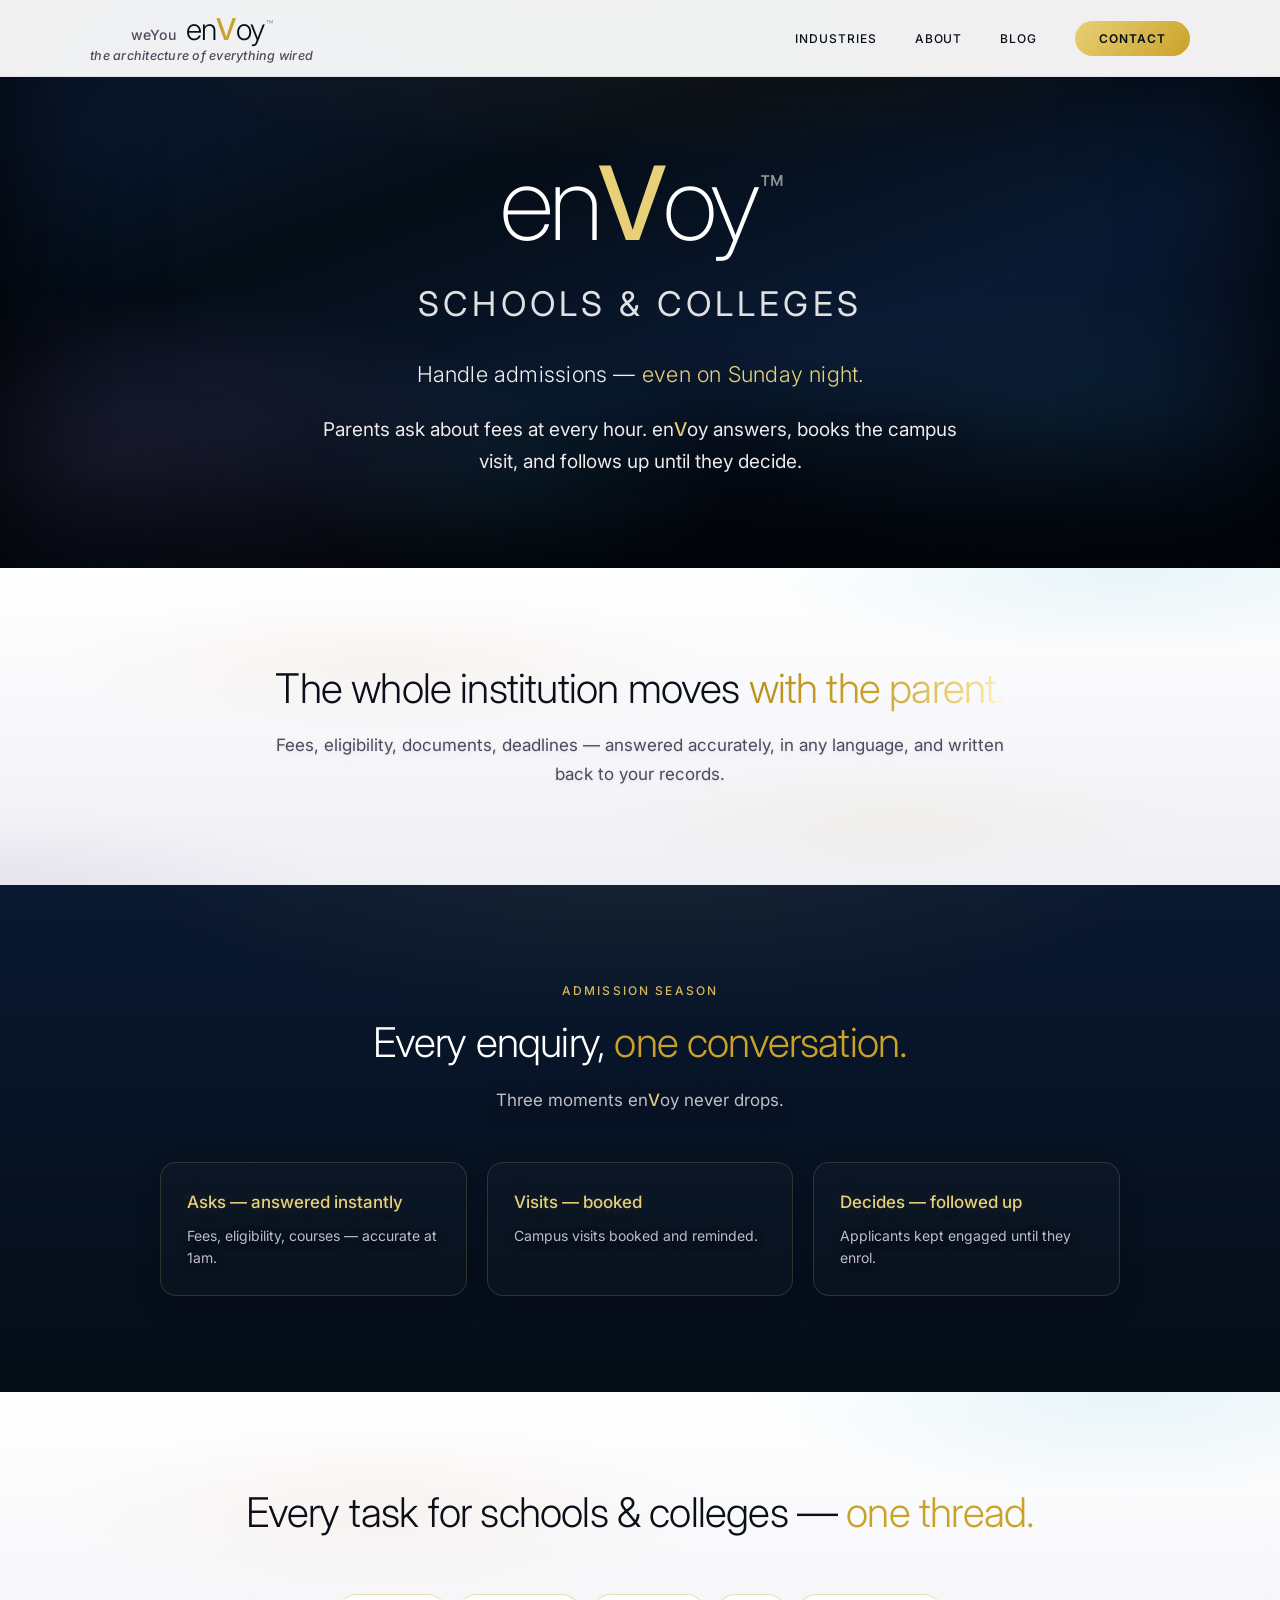
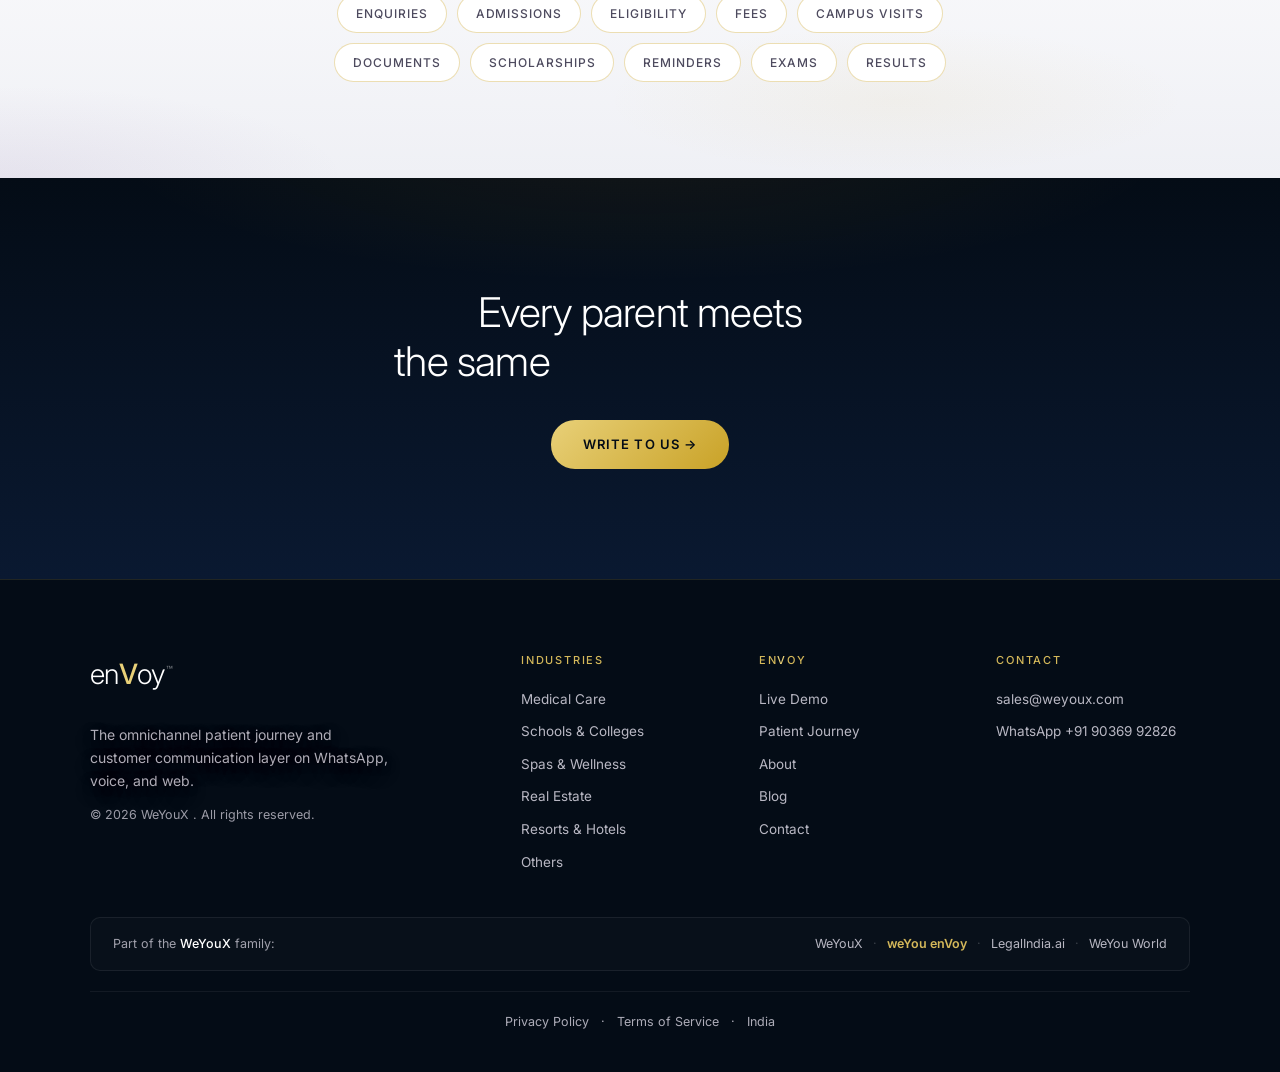
<file: schools.html>
<!doctype html>
<html lang="en">
<head>
  <meta charset="UTF-8">
  <meta name="viewport" content="width=device-width, initial-scale=1.0">
  <title>WhatsApp AI for Schools &amp; Colleges Admissions &mdash; enVoy | weYou X</title>
  <meta name="description" content="WhatsApp AI for schools, colleges &amp; coaching. enVoy answers fee and eligibility questions, books campus visits, and runs admission follow-ups &mdash; 24/7.">
  <meta name="author" content="weYou X">
  <meta name="robots" content="index, follow, max-image-preview:large, max-snippet:-1, max-video-preview:-1">
  <link rel="canonical" href="https://weyouenvoy.com/schools">
  <meta name="theme-color" content="#040c16">
  <meta property="og:type" content="website">
  <meta property="og:url" content="https://weyouenvoy.com/schools">
  <meta property="og:title" content="WhatsApp AI for Schools &amp; Colleges Admissions &mdash; enVoy | weYou X">
  <meta property="og:description" content="WhatsApp AI for schools, colleges &amp; coaching. enVoy answers fee and eligibility questions, books campus visits, and runs admission follow-ups &mdash; 24/7.">
  <meta property="og:image" content="https://weyouenvoy.com/og-image.png">
  <meta property="og:site_name" content="enVoy">
  <meta property="og:locale" content="en_IN">
  <meta name="twitter:card" content="summary_large_image">
  <meta name="twitter:site" content="@weyoux">
  <meta name="twitter:title" content="WhatsApp AI for Schools &amp; Colleges Admissions &mdash; enVoy | weYou X">
  <meta name="twitter:description" content="WhatsApp AI for schools, colleges &amp; coaching. enVoy answers fee and eligibility questions, books campus visits, and runs admission follow-ups &mdash; 24/7.">
  <meta name="twitter:image" content="https://weyouenvoy.com/og-image.png">
  <link rel="icon" href="/favicon.svg" type="image/svg+xml">
  <link rel="icon" href="/favicon.ico" sizes="any">
  <link rel="apple-touch-icon" href="/apple-touch-icon.png">
  <link rel="sitemap" type="application/xml" href="/sitemap.xml">
  <script type="application/ld+json">{"@context":"https://schema.org","@graph":[{"@type":"WebPage","@id":"https://weyouenvoy.com/schools#webpage","url":"https://weyouenvoy.com/schools","name":"WhatsApp AI for Schools & Colleges","description":"WhatsApp AI for schools, colleges & coaching. enVoy answers fee and eligibility questions, books campus visits, and runs admission follow-ups &mdash; 24/7.","about":{"@id":"https://weyouenvoy.com/#product"},"isPartOf":{"@id":"https://weyouenvoy.com/#website"},"publisher":{"@id":"https://weyouenvoy.com/#organization"}},{"@type":"BreadcrumbList","@id":"https://weyouenvoy.com/schools#breadcrumb","itemListElement":[{"@type":"ListItem","position":1,"name":"enVoy","item":"https://weyouenvoy.com/"},{"@type":"ListItem","position":2,"name":"Schools & Colleges","item":"https://weyouenvoy.com/schools"}]},{"@type":"SoftwareApplication","@id":"https://weyouenvoy.com/#product","name":"enVoy","url":"https://weyouenvoy.com/","applicationCategory":"BusinessApplication","brand":{"@id":"https://weyouenvoy.com/#organization"},"manufacturer":{"@id":"https://weyouenvoy.com/#organization"}},{"@type":"WebSite","@id":"https://weyouenvoy.com/#website","url":"https://weyouenvoy.com/","name":"enVoy","publisher":{"@id":"https://weyouenvoy.com/#organization"}},{"@type":"Organization","@id":"https://weyouenvoy.com/#organization","name":"weYou enVoy","url":"https://weyouenvoy.com/","logo":{"@type":"ImageObject","url":"https://weyouenvoy.com/logo.png"},"parentOrganization":{"@type":"Organization","@id":"https://weyoux.com/#organization","name":"WeYouX","url":"https://weyoux.com/"}},{"@type":"Organization","@id":"https://weyoux.com/#organization","name":"WeYouX","url":"https://weyoux.com/","logo":{"@type":"ImageObject","url":"https://weyoux.com/logo.png"}}]}</script>
  <link rel="preconnect" href="https://fonts.googleapis.com">
  <link rel="preconnect" href="https://fonts.gstatic.com" crossorigin>
  <link rel="stylesheet" href="style.css?v=107">
  <link href="https://fonts.googleapis.com/css2?family=Inter:wght@200;300;400;500;600&display=swap" rel="stylesheet">
</head>
<body>

  <header>
    <div class="container">
      <div class="logo-stack">
        <a href="/" class="logo" aria-label="weYou enVoy home">
          <span class="parent">weYou</span>
          <span class="brand">en<span class="V">V</span>oy<sup>&trade;</sup></span>
        </a>
        <span class="tagline" role="note" data-text="the architecture of everything wired" aria-label="the architecture of everything wired"><span class="tw" aria-hidden="true"></span></span>
      </div>
      <nav aria-label="Main navigation"><ul>
        <li class="nav-item-drop">
          <a href="/#industries">Industries</a>
          <div class="nav-dropdown">
            <div class="nav-dropdown-inner">
              <a href="/medical">Medical Care</a>
              <a href="/schools">Schools &amp; Colleges</a>
              <a href="/spas">Spas &amp; Wellness</a>
              <a href="/realestate">Real Estate</a>
              <a href="/hotels">Resorts &amp; Hotels</a>
              <a href="/others">Other Businesses</a>
            </div>
          </div>
        </li>
        <li><a href="/about">About</a></li>
        <li><a href="/blog">Blog</a></li>
        <li><a href="/contact" class="btn-gold">Contact</a></li>
      </ul></nav>
      <button class="hamburger" id="hamburger" aria-label="Open menu" aria-expanded="false"><span></span><span></span><span></span></button>
    </div>
    <div class="mobile-nav" id="mobileNav">
      <a href="/#industries">Industries</a>
      <a href="/medical" class="mn-sub">Medical Care</a>
      <a href="/schools" class="mn-sub">Schools &amp; Colleges</a>
      <a href="/spas" class="mn-sub">Spas &amp; Wellness</a>
      <a href="/realestate" class="mn-sub">Real Estate</a>
      <a href="/hotels" class="mn-sub">Resorts &amp; Hotels</a>
      <a href="/others" class="mn-sub">Other Businesses</a>
      <a href="/about">About</a>
      <a href="/blog">Blog</a>
      <a href="/contact">Contact</a>
    </div>
  </header>

  <main>
  <section class="subhero">
    <div class="dark-glow" aria-hidden="true"></div>
    <div class="container">
      <div class="hero-mark">en<span class="V">V</span>oy<sup>&trade;</sup></div>
      <div class="breadcrumb">Schools &amp; Colleges</div>
      <h1>Handle admissions &mdash; <span class="em">even on Sunday night.</span></h1>
      <p>Parents ask about fees at every hour. en<span class="V">V</span>oy answers, books the campus visit, and follows up until they decide.</p>
    </div>
  </section>
  <section class="sub-section">
    <div class="container">
      <div class="sub-head">
        <h2 class="piano">The whole institution moves <span class="em">with the parent.</span></h2>
        <p>Fees, eligibility, documents, deadlines &mdash; answered accurately, in any language, and written back to your records.</p>
      </div>
    </div>
  </section>
  <section class="connect">
    <div class="container">
      <div class="connect-head">
        <div class="label-dark">Admission season</div>
        <h2 class="piano">Every enquiry, <span class="em">one conversation.</span></h2>
        <p>Three moments en<span class="V">V</span>oy never drops.</p>
      </div>
      <div class="connect-grid">
        <div class="connect-node"><h3>Asks &mdash; answered instantly</h3><p>Fees, eligibility, courses &mdash; accurate at 1am.</p></div>
        <div class="connect-node"><h3>Visits &mdash; booked</h3><p>Campus visits booked and reminded.</p></div>
        <div class="connect-node"><h3>Decides &mdash; followed up</h3><p>Applicants kept engaged until they enrol.</p></div>
      </div>
    </div>
  </section>
  <section class="sub-section">
    <div class="container">
      <p class="statement piano">Every task for schools &amp; colleges &mdash; <span class="em">one thread.</span></p>
      <div class="hub-wrap">
        <div class="hub-grid"><span class="hub-node">Enquiries</span><span class="hub-node">Admissions</span><span class="hub-node">Eligibility</span><span class="hub-node">Fees</span><span class="hub-node">Campus visits</span><span class="hub-node">Documents</span><span class="hub-node">Scholarships</span><span class="hub-node">Reminders</span><span class="hub-node">Exams</span><span class="hub-node">Results</span></div>
      </div>
    </div>
  </section>
  <section class="contact-section" id="book">
    <div class="container">
      <h2 class="piano">Every parent meets<br>the same <span class="em">prepared institution.</span></h2>
      <a href="/contact" class="btn-gold">Write to us <span class="arrow">&rarr;</span></a>
    </div>
  </section>

  </main>

    <footer>
    <div class="container">
      <div class="foot-grid">
        <div class="foot-brand">
          <div class="foot-logo">en<span class="V">V</span>oy<sup>&trade;</sup></div>
          <p class="foot-tag">The omnichannel patient journey and customer communication layer on WhatsApp, voice, and web.</p>
          <div class="foot-copy">&copy; 2026 WeYouX . All rights reserved.</div>
        </div>
        <div class="foot-col">
          <h3>Industries</h3>
          <a href="/medical">Medical Care</a>
          <a href="/schools">Schools &amp; Colleges</a>
          <a href="/spas">Spas &amp; Wellness</a>
          <a href="/realestate">Real Estate</a>
          <a href="/hotels">Resorts &amp; Hotels</a>
          <a href="/others">Others</a>
        </div>
        <div class="foot-col">
          <h3>en<span class="V">V</span>oy</h3>
          <a href="/#demo">Live Demo</a>
          <a href="/#journey">Patient Journey</a>
          <a href="/about">About</a>
          <a href="/blog">Blog</a>
          <a href="/contact">Contact</a>
        </div>
        <div class="foot-col">
          <h3>Contact</h3>
          <a href="mailto:sales@weyoux.com">sales@weyoux.com</a>
          <a href="https://wa.me/919036992826?text=Hi" target="_blank" rel="noopener">WhatsApp +91 90369 92826</a>
        </div>
      </div>

      <div class="foot-corporate">
        <span class="foot-family-label">Part of the <a href="https://weyoux.com/" target="_blank" rel="noopener">WeYouX</a> family:</span>
        <div class="foot-family-links">
          <a href="https://weyoux.com/" class="family-link" target="_blank" rel="noopener">WeYouX</a>
          <span class="family-sep">&middot;</span>
          <span class="family-current">weYou enVoy</span>
          <span class="family-sep">&middot;</span>
          <a href="https://legalindia.ai/" class="family-link" target="_blank" rel="noopener">LegalIndia.ai</a>
          <span class="family-sep">&middot;</span>
          <a href="https://weyouworld.com/" class="family-link" target="_blank" rel="noopener">WeYou World</a>
        </div>
      </div>

      <div class="foot-bottom">
        <div class="foot-legal-links">
          <a href="/privacy">Privacy Policy</a> &middot; <a href="/terms">Terms of Service</a> &middot; <span>India</span>
        </div>
      </div>
    </div>
  </footer>

<script src="script.js?v=35" defer></script>
</body>
</html>
</file>
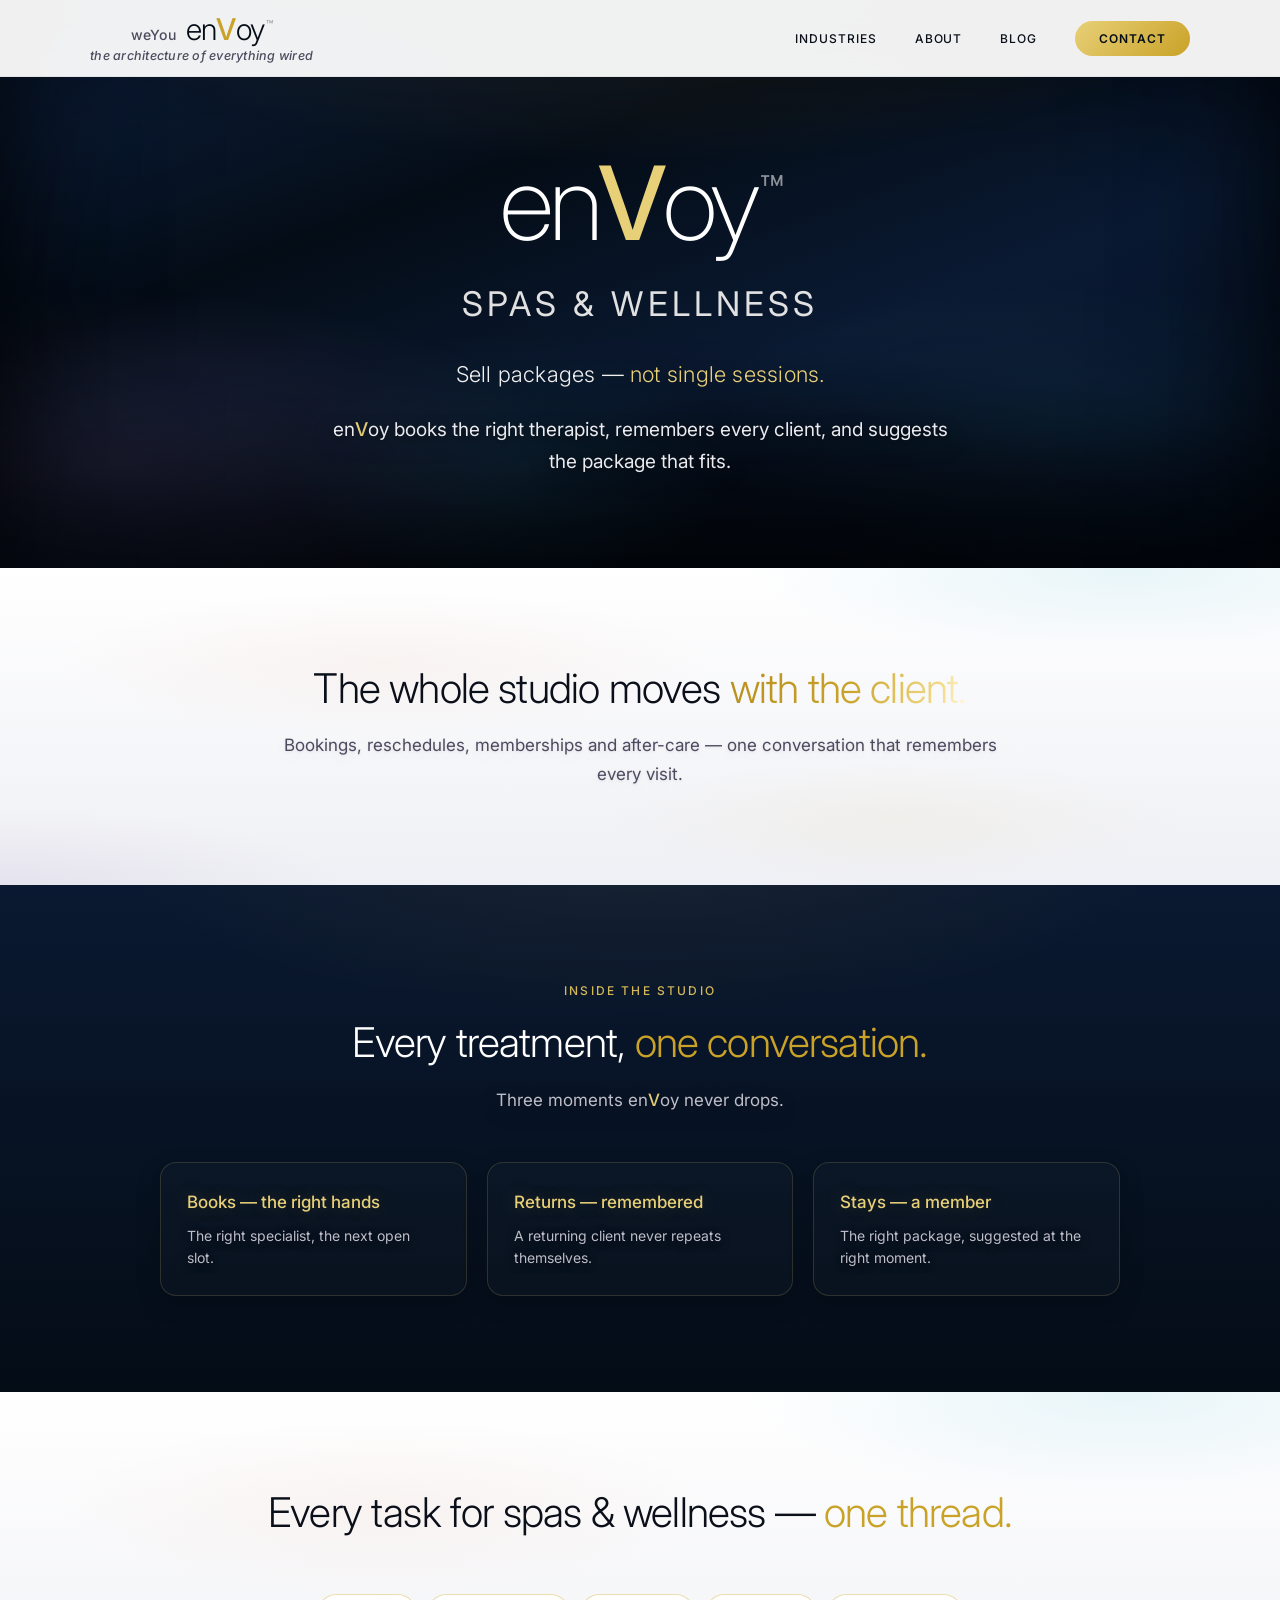
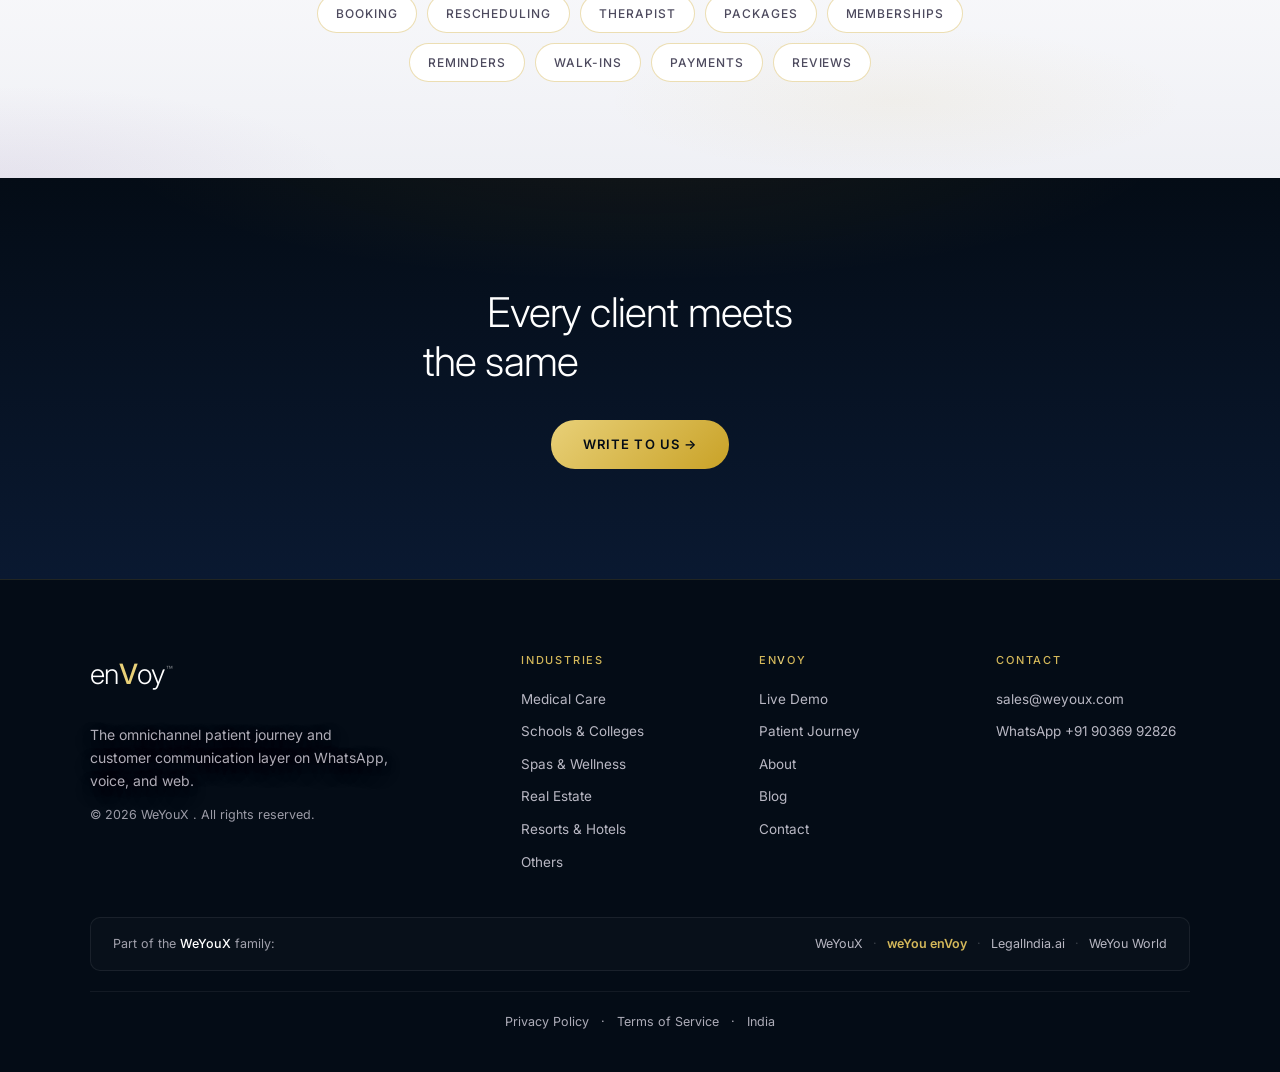
<file: spas.html>
<!doctype html>
<html lang="en">
<head>
  <meta charset="UTF-8">
  <meta name="viewport" content="width=device-width, initial-scale=1.0">
  <title>WhatsApp AI for Spas, Salons &amp; Wellness &mdash; enVoy | weYou X</title>
  <meta name="description" content="WhatsApp AI for spas, salons &amp; aesthetic clinics. enVoy books the right therapist, remembers past visits, and suggests packages &mdash; 24/7, any language.">
  <meta name="author" content="weYou X">
  <meta name="robots" content="index, follow, max-image-preview:large, max-snippet:-1, max-video-preview:-1">
  <link rel="canonical" href="https://weyouenvoy.com/spas">
  <meta name="theme-color" content="#040c16">
  <meta property="og:type" content="website">
  <meta property="og:url" content="https://weyouenvoy.com/spas">
  <meta property="og:title" content="WhatsApp AI for Spas, Salons &amp; Wellness &mdash; enVoy | weYou X">
  <meta property="og:description" content="WhatsApp AI for spas, salons &amp; aesthetic clinics. enVoy books the right therapist, remembers past visits, and suggests packages &mdash; 24/7, any language.">
  <meta property="og:image" content="https://weyouenvoy.com/og-image.png">
  <meta property="og:site_name" content="enVoy">
  <meta property="og:locale" content="en_IN">
  <meta name="twitter:card" content="summary_large_image">
  <meta name="twitter:site" content="@weyoux">
  <meta name="twitter:title" content="WhatsApp AI for Spas, Salons &amp; Wellness &mdash; enVoy | weYou X">
  <meta name="twitter:description" content="WhatsApp AI for spas, salons &amp; aesthetic clinics. enVoy books the right therapist, remembers past visits, and suggests packages &mdash; 24/7, any language.">
  <meta name="twitter:image" content="https://weyouenvoy.com/og-image.png">
  <link rel="icon" href="/favicon.svg" type="image/svg+xml">
  <link rel="icon" href="/favicon.ico" sizes="any">
  <link rel="apple-touch-icon" href="/apple-touch-icon.png">
  <link rel="sitemap" type="application/xml" href="/sitemap.xml">
  <script type="application/ld+json">{"@context":"https://schema.org","@graph":[{"@type":"WebPage","@id":"https://weyouenvoy.com/spas#webpage","url":"https://weyouenvoy.com/spas","name":"WhatsApp AI for Spas & Wellness","description":"WhatsApp AI for spas, salons & aesthetic clinics. enVoy books the right therapist, remembers past visits, and suggests packages &mdash; 24/7, any language.","about":{"@id":"https://weyouenvoy.com/#product"},"isPartOf":{"@id":"https://weyouenvoy.com/#website"},"publisher":{"@id":"https://weyouenvoy.com/#organization"}},{"@type":"BreadcrumbList","@id":"https://weyouenvoy.com/spas#breadcrumb","itemListElement":[{"@type":"ListItem","position":1,"name":"enVoy","item":"https://weyouenvoy.com/"},{"@type":"ListItem","position":2,"name":"Spas & Wellness","item":"https://weyouenvoy.com/spas"}]},{"@type":"SoftwareApplication","@id":"https://weyouenvoy.com/#product","name":"enVoy","url":"https://weyouenvoy.com/","applicationCategory":"BusinessApplication","brand":{"@id":"https://weyouenvoy.com/#organization"},"manufacturer":{"@id":"https://weyouenvoy.com/#organization"}},{"@type":"WebSite","@id":"https://weyouenvoy.com/#website","url":"https://weyouenvoy.com/","name":"enVoy","publisher":{"@id":"https://weyouenvoy.com/#organization"}},{"@type":"Organization","@id":"https://weyouenvoy.com/#organization","name":"weYou enVoy","url":"https://weyouenvoy.com/","logo":{"@type":"ImageObject","url":"https://weyouenvoy.com/logo.png"},"parentOrganization":{"@type":"Organization","@id":"https://weyoux.com/#organization","name":"WeYouX","url":"https://weyoux.com/"}},{"@type":"Organization","@id":"https://weyoux.com/#organization","name":"WeYouX","url":"https://weyoux.com/","logo":{"@type":"ImageObject","url":"https://weyoux.com/logo.png"}}]}</script>
  <link rel="preconnect" href="https://fonts.googleapis.com">
  <link rel="preconnect" href="https://fonts.gstatic.com" crossorigin>
  <link rel="stylesheet" href="style.css?v=107">
  <link href="https://fonts.googleapis.com/css2?family=Inter:wght@200;300;400;500;600&display=swap" rel="stylesheet">
</head>
<body>

  <header>
    <div class="container">
      <div class="logo-stack">
        <a href="/" class="logo" aria-label="weYou enVoy home">
          <span class="parent">weYou</span>
          <span class="brand">en<span class="V">V</span>oy<sup>&trade;</sup></span>
        </a>
        <span class="tagline" role="note" data-text="the architecture of everything wired" aria-label="the architecture of everything wired"><span class="tw" aria-hidden="true"></span></span>
      </div>
      <nav aria-label="Main navigation"><ul>
        <li class="nav-item-drop">
          <a href="/#industries">Industries</a>
          <div class="nav-dropdown">
            <div class="nav-dropdown-inner">
              <a href="/medical">Medical Care</a>
              <a href="/schools">Schools &amp; Colleges</a>
              <a href="/spas">Spas &amp; Wellness</a>
              <a href="/realestate">Real Estate</a>
              <a href="/hotels">Resorts &amp; Hotels</a>
              <a href="/others">Other Businesses</a>
            </div>
          </div>
        </li>
        <li><a href="/about">About</a></li>
        <li><a href="/blog">Blog</a></li>
        <li><a href="/contact" class="btn-gold">Contact</a></li>
      </ul></nav>
      <button class="hamburger" id="hamburger" aria-label="Open menu" aria-expanded="false"><span></span><span></span><span></span></button>
    </div>
    <div class="mobile-nav" id="mobileNav">
      <a href="/#industries">Industries</a>
      <a href="/medical" class="mn-sub">Medical Care</a>
      <a href="/schools" class="mn-sub">Schools &amp; Colleges</a>
      <a href="/spas" class="mn-sub">Spas &amp; Wellness</a>
      <a href="/realestate" class="mn-sub">Real Estate</a>
      <a href="/hotels" class="mn-sub">Resorts &amp; Hotels</a>
      <a href="/others" class="mn-sub">Other Businesses</a>
      <a href="/about">About</a>
      <a href="/blog">Blog</a>
      <a href="/contact">Contact</a>
    </div>
  </header>

  <main>
  <section class="subhero">
    <div class="dark-glow" aria-hidden="true"></div>
    <div class="container">
      <div class="hero-mark">en<span class="V">V</span>oy<sup>&trade;</sup></div>
      <div class="breadcrumb">Spas &amp; Wellness</div>
      <h1>Sell packages &mdash; <span class="em">not single sessions.</span></h1>
      <p>en<span class="V">V</span>oy books the right therapist, remembers every client, and suggests the package that fits.</p>
    </div>
  </section>
  <section class="sub-section">
    <div class="container">
      <div class="sub-head">
        <h2 class="piano">The whole studio moves <span class="em">with the client.</span></h2>
        <p>Bookings, reschedules, memberships and after-care &mdash; one conversation that remembers every visit.</p>
      </div>
    </div>
  </section>
  <section class="connect">
    <div class="container">
      <div class="connect-head">
        <div class="label-dark">Inside the studio</div>
        <h2 class="piano">Every treatment, <span class="em">one conversation.</span></h2>
        <p>Three moments en<span class="V">V</span>oy never drops.</p>
      </div>
      <div class="connect-grid">
        <div class="connect-node"><h3>Books &mdash; the right hands</h3><p>The right specialist, the next open slot.</p></div>
        <div class="connect-node"><h3>Returns &mdash; remembered</h3><p>A returning client never repeats themselves.</p></div>
        <div class="connect-node"><h3>Stays &mdash; a member</h3><p>The right package, suggested at the right moment.</p></div>
      </div>
    </div>
  </section>
  <section class="sub-section">
    <div class="container">
      <p class="statement piano">Every task for spas &amp; wellness &mdash; <span class="em">one thread.</span></p>
      <div class="hub-wrap">
        <div class="hub-grid"><span class="hub-node">Booking</span><span class="hub-node">Rescheduling</span><span class="hub-node">Therapist</span><span class="hub-node">Packages</span><span class="hub-node">Memberships</span><span class="hub-node">Reminders</span><span class="hub-node">Walk-ins</span><span class="hub-node">Payments</span><span class="hub-node">Reviews</span></div>
      </div>
    </div>
  </section>
  <section class="contact-section" id="book">
    <div class="container">
      <h2 class="piano">Every client meets<br>the same <span class="em">prepared studio.</span></h2>
      <a href="/contact" class="btn-gold">Write to us <span class="arrow">&rarr;</span></a>
    </div>
  </section>

  </main>

    <footer>
    <div class="container">
      <div class="foot-grid">
        <div class="foot-brand">
          <div class="foot-logo">en<span class="V">V</span>oy<sup>&trade;</sup></div>
          <p class="foot-tag">The omnichannel patient journey and customer communication layer on WhatsApp, voice, and web.</p>
          <div class="foot-copy">&copy; 2026 WeYouX . All rights reserved.</div>
        </div>
        <div class="foot-col">
          <h3>Industries</h3>
          <a href="/medical">Medical Care</a>
          <a href="/schools">Schools &amp; Colleges</a>
          <a href="/spas">Spas &amp; Wellness</a>
          <a href="/realestate">Real Estate</a>
          <a href="/hotels">Resorts &amp; Hotels</a>
          <a href="/others">Others</a>
        </div>
        <div class="foot-col">
          <h3>en<span class="V">V</span>oy</h3>
          <a href="/#demo">Live Demo</a>
          <a href="/#journey">Patient Journey</a>
          <a href="/about">About</a>
          <a href="/blog">Blog</a>
          <a href="/contact">Contact</a>
        </div>
        <div class="foot-col">
          <h3>Contact</h3>
          <a href="mailto:sales@weyoux.com">sales@weyoux.com</a>
          <a href="https://wa.me/919036992826?text=Hi" target="_blank" rel="noopener">WhatsApp +91 90369 92826</a>
        </div>
      </div>

      <div class="foot-corporate">
        <span class="foot-family-label">Part of the <a href="https://weyoux.com/" target="_blank" rel="noopener">WeYouX</a> family:</span>
        <div class="foot-family-links">
          <a href="https://weyoux.com/" class="family-link" target="_blank" rel="noopener">WeYouX</a>
          <span class="family-sep">&middot;</span>
          <span class="family-current">weYou enVoy</span>
          <span class="family-sep">&middot;</span>
          <a href="https://legalindia.ai/" class="family-link" target="_blank" rel="noopener">LegalIndia.ai</a>
          <span class="family-sep">&middot;</span>
          <a href="https://weyouworld.com/" class="family-link" target="_blank" rel="noopener">WeYou World</a>
        </div>
      </div>

      <div class="foot-bottom">
        <div class="foot-legal-links">
          <a href="/privacy">Privacy Policy</a> &middot; <a href="/terms">Terms of Service</a> &middot; <span>India</span>
        </div>
      </div>
    </div>
  </footer>

<script src="script.js?v=35" defer></script>
</body>
</html>
</file>
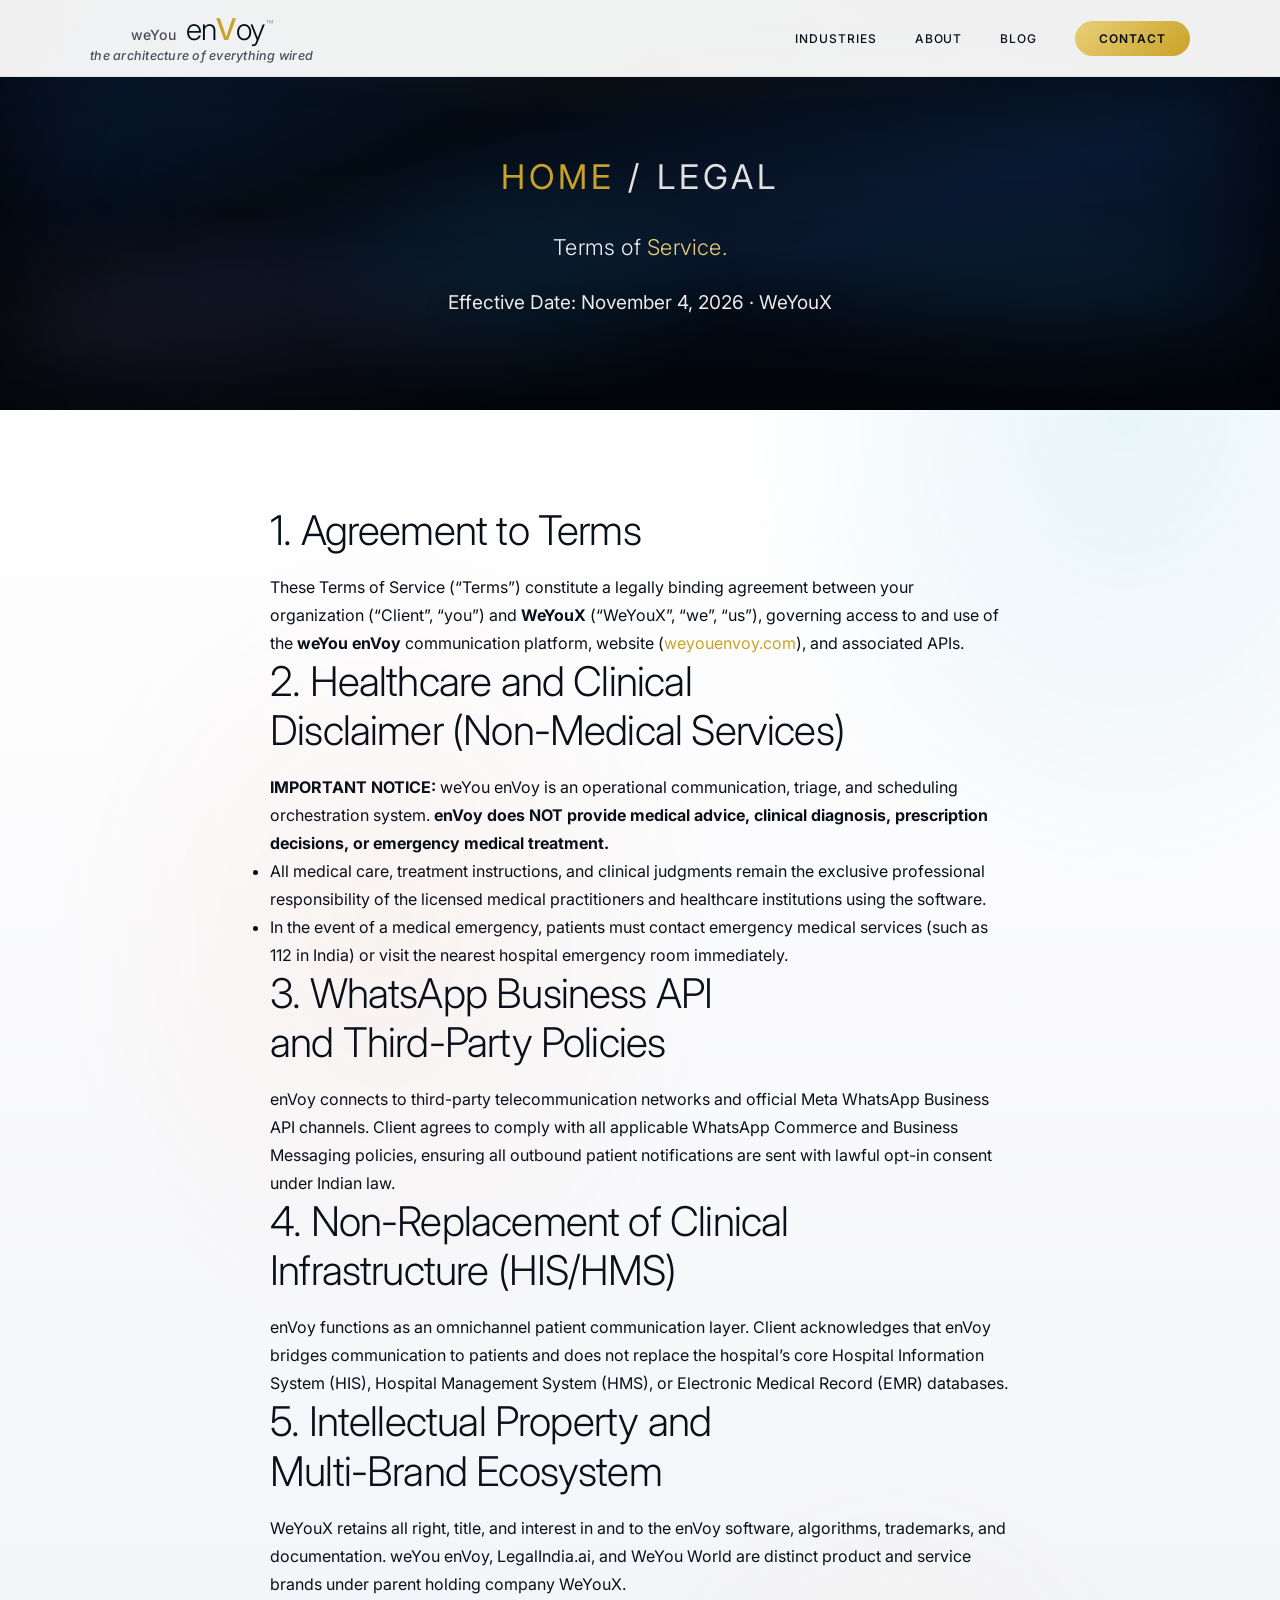
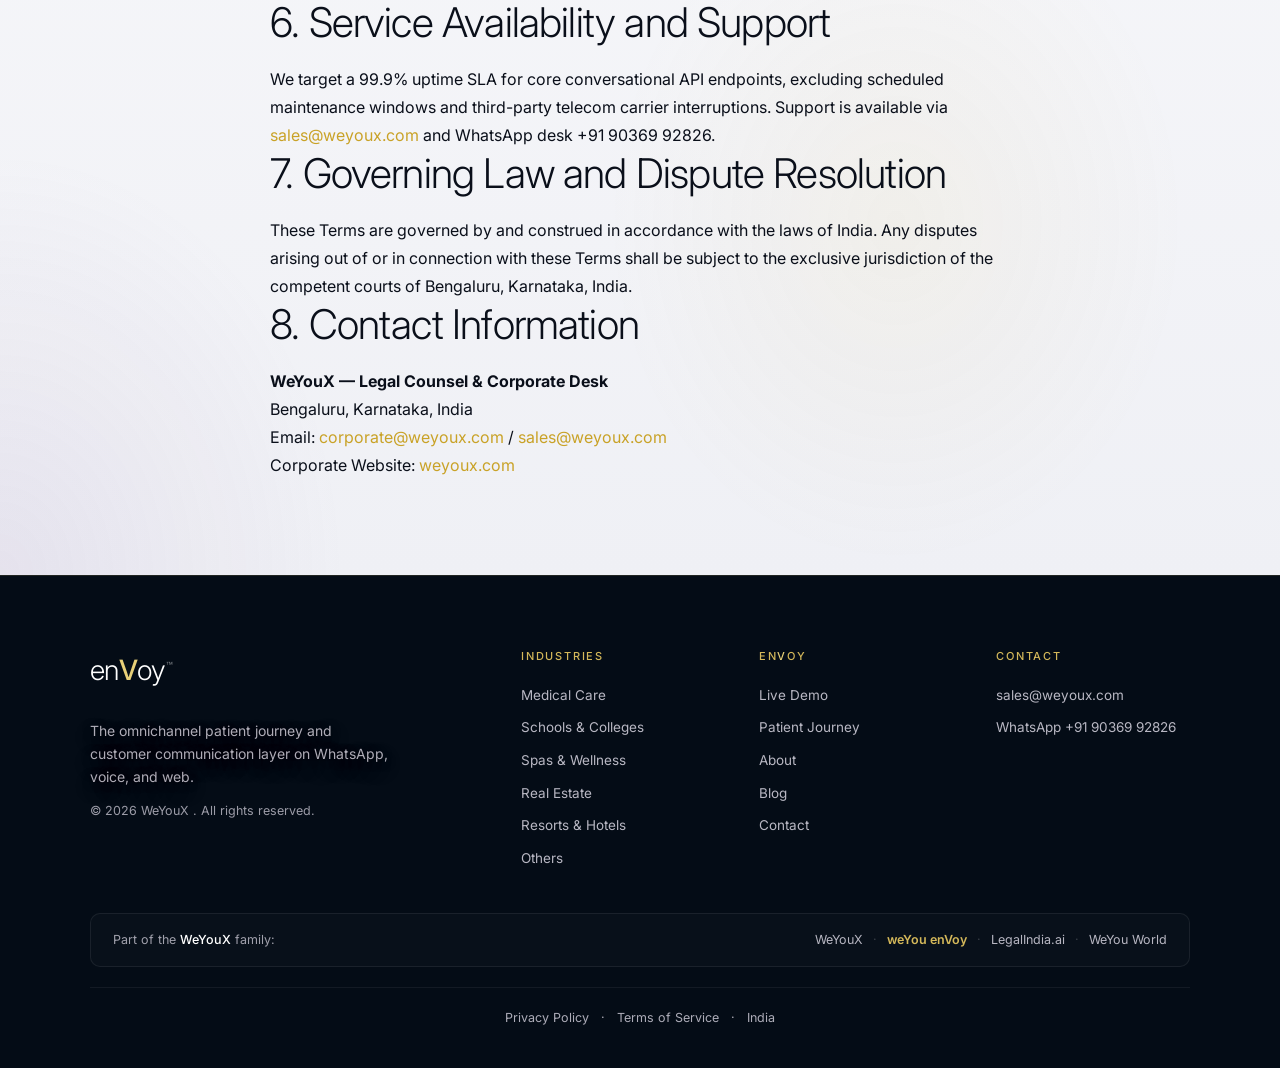
<file: terms.html>
<!doctype html>
<html lang="en">
<head>
  <meta charset="UTF-8">
  <meta name="viewport" content="width=device-width, initial-scale=1.0">
  <title>Terms of Service &mdash; weYou enVoy | WeYouX</title>
  <meta name="description" content="Terms of Service for weYou enVoy by WeYouX. Outlines operational policies, WhatsApp communication standards, healthcare communication disclaimers, and service terms.">
  <meta name="author" content="weYou enVoy">
  <meta name="robots" content="index, follow, max-image-preview:large, max-snippet:-1, max-video-preview:-1">
  <link rel="canonical" href="https://weyouenvoy.com/terms">
  <meta name="theme-color" content="#040c16">
  <meta property="og:type" content="website">
  <meta property="og:url" content="https://weyouenvoy.com/terms">
  <meta property="og:title" content="Terms of Service &mdash; weYou enVoy | WeYouX">
  <meta property="og:description" content="Terms of Service for weYou enVoy by WeYouX. Outlines operational policies, WhatsApp communication standards, healthcare communication disclaimers, and service terms.">
  <meta property="og:image" content="https://weyouenvoy.com/og-image.png">
  <meta property="og:site_name" content="weYou enVoy">
  <meta property="og:locale" content="en_IN">
  <meta name="twitter:card" content="summary_large_image">
  <meta name="twitter:site" content="@weyoux">
  <meta name="twitter:title" content="Terms of Service &mdash; weYou enVoy | WeYouX">
  <meta name="twitter:description" content="Terms of Service for weYou enVoy by WeYouX. Outlines operational policies, WhatsApp communication standards, healthcare communication disclaimers, and service terms.">
  <meta name="twitter:image" content="https://weyouenvoy.com/og-image.png">
  <link rel="icon" href="/favicon.svg" type="image/svg+xml">
  <link rel="icon" href="/favicon.ico" sizes="any">
  <link rel="apple-touch-icon" href="/apple-touch-icon.png">
  <link rel="sitemap" type="application/xml" href="/sitemap.xml">
  <script type="application/ld+json">{"@context":"https://schema.org","@graph":[{"@type":"WebPage","@id":"https://weyouenvoy.com/terms#webpage","url":"https://weyouenvoy.com/terms","name":"Terms of Service — weYou enVoy","description":"Terms of Service for weYou enVoy by WeYouX. Outlines operational policies, WhatsApp communication standards, healthcare communication disclaimers, and service terms.","isPartOf":{"@id":"https://weyouenvoy.com/#website"},"publisher":{"@id":"https://weyouenvoy.com/#organization"}},{"@type":"BreadcrumbList","@id":"https://weyouenvoy.com/terms#breadcrumb","itemListElement":[{"@type":"ListItem","position":1,"name":"weYou enVoy","item":"https://weyouenvoy.com/"},{"@type":"ListItem","position":2,"name":"Terms of Service","item":"https://weyouenvoy.com/terms"}]},{"@type":"WebSite","@id":"https://weyouenvoy.com/#website","url":"https://weyouenvoy.com/","name":"weYou enVoy","publisher":{"@id":"https://weyouenvoy.com/#organization"}},{"@type":"Organization","@id":"https://weyouenvoy.com/#organization","name":"weYou enVoy","url":"https://weyouenvoy.com/","logo":{"@type":"ImageObject","url":"https://weyouenvoy.com/logo.png"},"parentOrganization":{"@type":"Organization","@id":"https://weyoux.com/#organization","name":"WeYouX","url":"https://weyoux.com/"}},{"@type":"Organization","@id":"https://weyoux.com/#organization","name":"WeYouX","url":"https://weyoux.com/","logo":{"@type":"ImageObject","url":"https://weyoux.com/logo.png"}}]}</script>
  <link rel="preconnect" href="https://fonts.googleapis.com">
  <link rel="preconnect" href="https://fonts.gstatic.com" crossorigin>
  <link href="https://fonts.googleapis.com/css2?family=Inter:wght@200;300;400;500;600&display=swap" rel="stylesheet">
  <link rel="stylesheet" href="/style.css?v=125">
</head>
<body>

  <header>
    <div class="container">
      <div class="logo-stack">
        <a href="/" class="logo" aria-label="weYou enVoy home">
          <span class="parent">weYou</span>
          <span class="brand">en<span class="V">V</span>oy<sup>&trade;</sup></span>
        </a>
        <span class="tagline" role="note" data-text="the architecture of everything wired" aria-label="the architecture of everything wired"><span class="tw" aria-hidden="true"></span></span>
      </div>
      <nav aria-label="Main navigation"><ul>
        <li class="nav-item-drop">
          <a href="/#industries">Industries</a>
          <div class="nav-dropdown">
            <div class="nav-dropdown-inner">
              <a href="/medical">Medical Care</a>
              <a href="/schools">Schools &amp; Colleges</a>
              <a href="/spas">Spas &amp; Wellness</a>
              <a href="/realestate">Real Estate</a>
              <a href="/hotels">Resorts &amp; Hotels</a>
              <a href="/others">Other Businesses</a>
            </div>
          </div>
        </li>
        <li><a href="/about">About</a></li>
        <li><a href="/blog">Blog</a></li>
        <li><a href="/contact" class="btn-gold">Contact</a></li>
      </ul></nav>
      <button class="hamburger" id="hamburger" aria-label="Open menu" aria-expanded="false"><span></span><span></span><span></span></button>
    </div>
    <div class="mobile-nav" id="mobileNav">
      <a href="/#industries">Industries</a>
      <a href="/medical" class="mn-sub">Medical Care</a>
      <a href="/schools" class="mn-sub">Schools &amp; Colleges</a>
      <a href="/spas" class="mn-sub">Spas &amp; Wellness</a>
      <a href="/realestate" class="mn-sub">Real Estate</a>
      <a href="/hotels" class="mn-sub">Resorts &amp; Hotels</a>
      <a href="/others" class="mn-sub">Other Businesses</a>
      <a href="/about">About</a>
      <a href="/blog">Blog</a>
      <a href="/contact">Contact</a>
    </div>
  </header>

  <main>
    <section class="subhero">
      <div class="dark-glow" aria-hidden="true"></div>
      <div class="container">
        <div class="breadcrumb"><a href="/">Home</a> / Legal</div>
        <h1>Terms of <span class="em">Service.</span></h1>
        <p>Effective Date: November 4, 2026 &middot; WeYouX</p>
      </div>
    </section>

    <section class="sub-section">
      <div class="container" style="max-width:820px; line-height:1.75; color:var(--text-dark);">
        <h2>1. Agreement to Terms</h2>
        <p>These Terms of Service (&ldquo;Terms&rdquo;) constitute a legally binding agreement between your organization (&ldquo;Client&rdquo;, &ldquo;you&rdquo;) and <strong>WeYouX</strong> (&ldquo;WeYouX&rdquo;, &ldquo;we&rdquo;, &ldquo;us&rdquo;), governing access to and use of the <strong>weYou enVoy</strong> communication platform, website (<a href="https://weyouenvoy.com/">weyouenvoy.com</a>), and associated APIs.</p>

        <h2>2. Healthcare and Clinical Disclaimer (Non-Medical Services)</h2>
        <p><strong>IMPORTANT NOTICE:</strong> weYou enVoy is an operational communication, triage, and scheduling orchestration system. <strong>enVoy does NOT provide medical advice, clinical diagnosis, prescription decisions, or emergency medical treatment.</strong></p>
        <ul>
          <li>All medical care, treatment instructions, and clinical judgments remain the exclusive professional responsibility of the licensed medical practitioners and healthcare institutions using the software.</li>
          <li>In the event of a medical emergency, patients must contact emergency medical services (such as 112 in India) or visit the nearest hospital emergency room immediately.</li>
        </ul>

        <h2>3. WhatsApp Business API and Third-Party Policies</h2>
        <p>enVoy connects to third-party telecommunication networks and official Meta WhatsApp Business API channels. Client agrees to comply with all applicable WhatsApp Commerce and Business Messaging policies, ensuring all outbound patient notifications are sent with lawful opt-in consent under Indian law.</p>

        <h2>4. Non-Replacement of Clinical Infrastructure (HIS/HMS)</h2>
        <p>enVoy functions as an omnichannel patient communication layer. Client acknowledges that enVoy bridges communication to patients and does not replace the hospital&rsquo;s core Hospital Information System (HIS), Hospital Management System (HMS), or Electronic Medical Record (EMR) databases.</p>

        <h2>5. Intellectual Property and Multi-Brand Ecosystem</h2>
        <p>WeYouX retains all right, title, and interest in and to the enVoy software, algorithms, trademarks, and documentation. weYou enVoy, LegalIndia.ai, and WeYou World are distinct product and service brands under parent holding company WeYouX.</p>

        <h2>6. Service Availability and Support</h2>
        <p>We target a 99.9% uptime SLA for core conversational API endpoints, excluding scheduled maintenance windows and third-party telecom carrier interruptions. Support is available via <a href="mailto:sales@weyoux.com">sales@weyoux.com</a> and WhatsApp desk +91 90369 92826.</p>

        <h2>7. Governing Law and Dispute Resolution</h2>
        <p>These Terms are governed by and construed in accordance with the laws of India. Any disputes arising out of or in connection with these Terms shall be subject to the exclusive jurisdiction of the competent courts of Bengaluru, Karnataka, India.</p>

        <h2>8. Contact Information</h2>
        <p>
          <strong>WeYouX &mdash; Legal Counsel &amp; Corporate Desk</strong><br>
          Bengaluru, Karnataka, India<br>
          Email: <a href="mailto:corporate@weyoux.com">corporate@weyoux.com</a> / <a href="mailto:sales@weyoux.com">sales@weyoux.com</a><br>
          Corporate Website: <a href="https://weyoux.com/">weyoux.com</a>
        </p>
      </div>
    </section>
  </main>

  <footer>
    <div class="container">
      <div class="foot-grid">
        <div class="foot-brand">
          <div class="foot-logo">en<span class="V">V</span>oy<sup>&trade;</sup></div>
          <p class="foot-tag">The omnichannel patient journey and customer communication layer on WhatsApp, voice, and web.</p>
          <div class="foot-copy">&copy; 2026 WeYouX . All rights reserved.</div>
        </div>
        <div class="foot-col">
          <h3>Industries</h3>
          <a href="/medical">Medical Care</a>
          <a href="/schools">Schools &amp; Colleges</a>
          <a href="/spas">Spas &amp; Wellness</a>
          <a href="/realestate">Real Estate</a>
          <a href="/hotels">Resorts &amp; Hotels</a>
          <a href="/others">Others</a>
        </div>
        <div class="foot-col">
          <h3>en<span class="V">V</span>oy</h3>
          <a href="/#demo">Live Demo</a>
          <a href="/#journey">Patient Journey</a>
          <a href="/about">About</a>
          <a href="/blog">Blog</a>
          <a href="/contact">Contact</a>
        </div>
        <div class="foot-col">
          <h3>Contact</h3>
          <a href="mailto:sales@weyoux.com">sales@weyoux.com</a>
          <a href="https://wa.me/919036992826?text=Hi" target="_blank" rel="noopener">WhatsApp +91 90369 92826</a>
        </div>
      </div>

      <div class="foot-corporate">
        <span class="foot-family-label">Part of the <a href="https://weyoux.com/" target="_blank" rel="noopener">WeYouX</a> family:</span>
        <div class="foot-family-links">
          <a href="https://weyoux.com/" class="family-link" target="_blank" rel="noopener">WeYouX</a>
          <span class="family-sep">&middot;</span>
          <span class="family-current">weYou enVoy</span>
          <span class="family-sep">&middot;</span>
          <a href="https://legalindia.ai/" class="family-link" target="_blank" rel="noopener">LegalIndia.ai</a>
          <span class="family-sep">&middot;</span>
          <a href="https://weyouworld.com/" class="family-link" target="_blank" rel="noopener">WeYou World</a>
        </div>
      </div>

      <div class="foot-bottom">
        <div class="foot-legal-links">
          <a href="/privacy">Privacy Policy</a> &middot; <a href="/terms">Terms of Service</a> &middot; <span>India</span>
        </div>
      </div>
    </div>
  </footer>

  <script src="/script.js?v=40" defer></script>
</body>
</html>
</file>
<file: style.css>
/* ============================================================
   weYou enVoy — universal stylesheet (redesign)
   Tokens + section patterns reusable across index and all
   per-industry / about / contact pages.
   ============================================================ */
:root{
  --blue-900:#0a1931; --blue-deep:#040c16;
  --plum-text:#4d4a5e;
  --gold-500:#c9a227; --gold-400:#d4b85a; --gold-300:#e8d078; --gold-200:#f0e4a8; --gold-text-dark:#8c6d13;
  --white:#fff;
  --text-dark:#0a0f1a; --text-body:#4d4a5e; --text-body-strong:#3d4756;
}
*,*::before,*::after{box-sizing:border-box;margin:0;padding:0;-webkit-tap-highlight-color:transparent}
::selection{background:rgba(201,162,39,0.3);color:inherit}
:focus-visible{outline:2px solid var(--gold-400);outline-offset:3px;border-radius:4px}
@media(prefers-reduced-motion:reduce){*,*::before,*::after{animation-duration:0.01ms !important;animation-iteration-count:1 !important;transition-duration:0.01ms !important}.piano .w,.hero-text .w,.subhero h1 .w,.about-write .w{opacity:1 !important}}
html{scroll-behavior:smooth}
html{overflow-x:clip}
body{font-family:'Inter',-apple-system,sans-serif;color:var(--text-dark);line-height:1.6;-webkit-font-smoothing:antialiased;overflow-x:clip;background:#fff}
a{color:var(--gold-500);text-decoration:none}
a:hover{color:#a8861d}
.container{max-width:1180px;margin:0 auto;padding:0 40px}
@media(max-width:760px){.container{padding:0 24px}}

/* ---------- keyframes ---------- */
@keyframes heroFadeUp{from{opacity:0;transform:translateY(28px)}to{opacity:1;transform:translateY(0)}}
@keyframes heroGlow{0%,100%{text-shadow:0 0 30px rgba(232,208,120,0.34)}50%{text-shadow:0 0 24px rgba(232,208,120,0.95),0 0 48px rgba(232,208,120,0.62),0 0 92px rgba(232,208,120,0.44),0 0 150px rgba(232,208,120,0.28)}}
@keyframes aiStarGlitter{0%,100%{text-shadow:0 0 12px rgba(255,255,255,0.35),0 0 24px rgba(255,244,194,0.28),0 0 40px rgba(232,208,120,0.22)}50%{text-shadow:0 0 6px rgba(255,255,255,0.95),0 0 18px rgba(255,255,255,0.75),0 0 36px rgba(255,244,194,0.7),0 0 64px rgba(232,208,120,0.55),0 0 100px rgba(201,162,39,0.35)}}
@keyframes starTwinkle{0%{opacity:0;transform:scale(0.2)}30%{opacity:0.8;transform:scale(1.3)}45%{opacity:0.7;transform:scale(1)}60%{opacity:0.3;transform:scale(0.6)}100%{opacity:0}}
@keyframes glowDrift{0%,100%{transform:translateX(-50%) translateY(0)}50%{transform:translateX(-46%) translateY(24px)}}
@keyframes dividerPulse{0%,100%{opacity:0.6;width:56px}50%{opacity:1;width:96px}}
@keyframes goldWave{0%,90%,100%{color:rgba(249,247,246,0.9);text-shadow:none}94%{color:var(--gold-300);text-shadow:0 0 14px rgba(232,208,120,0.45)}}
@keyframes wordGold{0%{opacity:0}10%{opacity:1;color:var(--gold-300);text-shadow:0 0 18px rgba(232,208,120,0.6)}32%{opacity:1;color:rgba(250,249,248,0.97);text-shadow:0 2px 8px rgba(0,0,0,0.55),0 8px 26px rgba(0,0,0,0.4)}100%{opacity:1;color:rgba(250,249,248,0.97);text-shadow:0 2px 8px rgba(0,0,0,0.55),0 8px 26px rgba(0,0,0,0.4)}}
@keyframes wordRise{from{opacity:0;transform:translateY(16px);filter:blur(4px)}to{opacity:1;transform:translateY(0);filter:blur(0)}}
@keyframes heroGoldFlow{0%,76%,92%,100%{color:rgba(250,249,248,0.97);text-shadow:0 2px 8px rgba(0,0,0,0.55),0 8px 26px rgba(0,0,0,0.4)}84%{color:var(--gold-300);text-shadow:0 0 16px rgba(232,208,120,0.5)}}
@keyframes channelLightUp{to{opacity:1;color:rgba(255,255,255,0.72)}}
@keyframes leadFade{to{opacity:1}}
@keyframes dotFade{to{opacity:0.5}}
@keyframes crmReveal{0%{opacity:0}60%{opacity:1;text-shadow:0 0 28px rgba(232,208,120,0.5)}100%{opacity:1;text-shadow:0 0 12px rgba(232,208,120,0.15)}}
@keyframes dotPulse{0%,80%,100%{opacity:0.25;transform:scale(0.8)}40%{opacity:1;transform:scale(1.15)}}
@keyframes revealUp{from{opacity:0;transform:translateY(36px)}to{opacity:1;transform:translateY(0)}}

/* ---------- header ---------- */
header{position:fixed;top:0;left:0;right:0;z-index:100;background:rgba(255,255,255,0.94);backdrop-filter:blur(16px);-webkit-backdrop-filter:blur(16px);border-bottom:1px solid rgba(10,25,49,0.06)}
header .container{display:flex;justify-content:space-between;align-items:center;height:76px}
.logo{display:inline-flex;align-items:baseline;gap:10px;text-decoration:none;line-height:1}
.logo .parent{font-size:14px;color:var(--text-body);font-weight:500;letter-spacing:0.02em}
.logo .brand{font-weight:300;font-size:30px;color:var(--blue-deep);letter-spacing:-0.025em}
.logo .brand .V{font-weight:500;color:var(--gold-500)}
.logo .brand sup{font-size:0.4em;vertical-align:super;font-weight:400;color:rgba(4,12,22,0.4);margin-left:2px}
/* tagline under the logo — Inter italic, centred, inked in letter by letter like a quill, once per page load */
.logo-stack{display:flex;flex-direction:column;align-items:center;gap:6px}
.tagline{font-family:inherit;font-weight:500;font-style:italic;font-size:12.5px;line-height:1;letter-spacing:0.02em;color:var(--text-body);white-space:nowrap;min-height:12px;text-align:center}
.tagline .ch{display:inline-block;opacity:0;filter:blur(1.5px)}
.tagline.on .ch{animation:ink-in 0.55s cubic-bezier(.2,.7,.2,1) forwards;animation-delay:var(--d)}
@keyframes ink-in{to{opacity:1;filter:blur(0)}}
@media(prefers-reduced-motion:reduce){.tagline .ch{opacity:1 !important;filter:none !important;transform:none !important;animation:none !important}}
@media(max-width:880px){.logo-stack{gap:4px}.tagline{font-size:10.5px;min-height:11px}}
nav{display:flex;gap:38px;align-items:center}
nav a{font-size:12px;font-weight:500;color:var(--text-dark);letter-spacing:0.08em;text-transform:uppercase;transition:color 0.3s}
nav a:hover{color:var(--gold-500)}
.btn-gold{font-size:12px;font-weight:600;color:var(--blue-deep);letter-spacing:0.08em;text-transform:uppercase;background:linear-gradient(135deg,var(--gold-300),var(--gold-500));padding:10px 24px;border-radius:24px;transition:box-shadow 0.3s}
.btn-gold:hover{box-shadow:0 0 24px rgba(201,162,39,0.4);color:var(--blue-deep)}
.hamburger{display:none;background:none;border:none;cursor:pointer;width:44px;height:44px;flex-direction:column;justify-content:center;align-items:center;gap:5px;padding:0}
.hamburger span{display:block;width:22px;height:1.5px;background:var(--blue-deep);transition:transform 0.3s,opacity 0.3s}
.hamburger.active span:nth-child(1){transform:translateY(6.5px) rotate(45deg)}
.hamburger.active span:nth-child(2){opacity:0}
.hamburger.active span:nth-child(3){transform:translateY(-6.5px) rotate(-45deg)}
.mobile-nav{display:none;position:fixed;top:74px;right:14px;left:14px;max-width:380px;margin-left:auto;z-index:99;grid-template-columns:1fr 1fr;gap:6px;padding:12px;border-radius:24px;background:rgba(255,255,255,0.9);-webkit-backdrop-filter:blur(24px) saturate(1.5);backdrop-filter:blur(24px) saturate(1.5);border:1px solid rgba(255,255,255,0.7);box-shadow:0 2px 6px rgba(4,12,22,0.08),0 30px 70px rgba(4,12,22,0.32),0 0 0 1px rgba(10,25,49,0.04);opacity:0;transform:translateY(-10px) scale(0.97);transform-origin:top right;pointer-events:none;transition:opacity 0.32s cubic-bezier(0.16,1,0.3,1),transform 0.32s cubic-bezier(0.16,1,0.3,1)}
.mobile-nav.open{opacity:1;transform:none;pointer-events:auto}
.mobile-nav a{grid-column:1/-1;display:block;padding:13px 16px;border-radius:14px;font-size:15px;font-weight:600;color:var(--text-dark);letter-spacing:0.01em;text-align:left;opacity:0;transform:translateY(-6px);transition:opacity 0.35s cubic-bezier(0.16,1,0.3,1),transform 0.35s cubic-bezier(0.16,1,0.3,1),background 0.2s,color 0.2s}
.mobile-nav.open a{opacity:1;transform:none}
.mobile-nav a:nth-child(1){transition-delay:0.03s}.mobile-nav a:nth-child(2){transition-delay:0.06s}.mobile-nav a:nth-child(3){transition-delay:0.08s}.mobile-nav a:nth-child(4){transition-delay:0.1s}.mobile-nav a:nth-child(5){transition-delay:0.12s}.mobile-nav a:nth-child(6){transition-delay:0.14s}.mobile-nav a:nth-child(7){transition-delay:0.16s}.mobile-nav a:nth-child(8){transition-delay:0.19s}.mobile-nav a:nth-child(9){transition-delay:0.22s}.mobile-nav a:nth-child(10){transition-delay:0.25s}
.mobile-nav a:hover{background:rgba(201,162,39,0.08);color:var(--gold-500)}
.mobile-nav a[href="contact.html"]{margin-top:6px;background:linear-gradient(135deg,var(--gold-300),var(--gold-500));color:var(--blue-deep);text-align:center;font-size:13px;font-weight:700;letter-spacing:0.08em;text-transform:uppercase;border-radius:999px;padding:14px 16px;box-shadow:0 10px 24px rgba(201,162,39,0.3)}
.nav-backdrop{position:fixed;inset:0;z-index:98;background:rgba(5,13,26,0.4);-webkit-backdrop-filter:blur(5px);backdrop-filter:blur(5px);opacity:0;pointer-events:none;transition:opacity 0.32s ease}
.nav-backdrop.show{opacity:1;pointer-events:auto}
@media(max-width:880px){nav{display:none}header{position:fixed}header .container{justify-content:center;position:relative;height:64px;padding:0 24px}.hamburger{display:flex;position:absolute;right:16px;top:50%;transform:translateY(-50%)}.mobile-nav{display:grid}.logo{gap:8px}}

/* ---------- hero ---------- */
.hero{padding:150px 0 110px;min-height:92vh;background:radial-gradient(90% 70% at 50% -10%,rgba(232,208,120,0.13),transparent 55%),radial-gradient(42% 34% at 82% 68%,rgba(46,167,201,0.08),transparent 70%),radial-gradient(52% 44% at 10% 85%,rgba(139,108,166,0.2),transparent 70%),radial-gradient(120% 90% at 50% 115%,#040a14 20%,transparent 60%),linear-gradient(160deg,#102547 0%,var(--blue-deep) 34%,#0a1a33 62%,#060f1f 100%);display:flex;align-items:center;position:relative;overflow:hidden;box-shadow:inset 0 -110px 140px rgba(0,0,0,0.55),inset 0 70px 100px rgba(0,0,0,0.4),inset 0 0 160px rgba(3,8,16,0.4)}
.hero .container{position:relative;z-index:6;width:100%}
.hero-content{max-width:920px;margin:0 auto;text-align:center}
.hero-glow{position:absolute;top:10%;left:50%;transform:translateX(-50%);width:1100px;height:600px;background:radial-gradient(50% 50% at 50% 50%,rgba(201,162,39,0.09),transparent 70%);pointer-events:none;animation:glowDrift 9s ease-in-out infinite}
.hero-glow.teal{top:auto;bottom:-10%;left:20%;transform:none;width:700px;height:400px;background:radial-gradient(50% 50% at 50% 50%,rgba(46,167,201,0.07),transparent 70%);animation:glowDrift 12s ease-in-out 2s infinite}
.star{position:absolute;border-radius:50%;background:#fff;animation:starTwinkle var(--s-dur,5s) ease-in-out var(--s-d,0s) infinite}
.star.warm{background:var(--gold-300)}
.star.pale{background:#f5ecd0}
.hero h1{font-weight:200;font-size:clamp(52px,8vw,110px);line-height:1;letter-spacing:-0.045em;color:#fff;margin:0 0 20px;padding:0.02em 0;text-shadow:0 0 30px rgba(232,208,120,0.34);opacity:0;animation:heroFadeUp 1s cubic-bezier(0.16,1,0.3,1) 0.3s forwards,heroGlow 5s ease-in-out 3s infinite}
.hero h1 .V{font-weight:500;color:var(--gold-300)}
.hero h1 sup{font-size:0.4em;vertical-align:super;font-weight:400;color:rgba(255,255,255,0.55);margin-left:4px}
.hero-tagline{display:flex;align-items:baseline;justify-content:center;gap:16px;flex-wrap:wrap;margin:16px 0 30px;opacity:0;animation:heroFadeUp 1s cubic-bezier(0.16,1,0.3,1) 0.48s forwards}
.hero-tagline .tag-ai{font-size:clamp(40px,7vw,64px);font-weight:500;letter-spacing:0.06em;text-transform:uppercase;color:var(--gold-300);animation:aiStarGlitter 5s ease-in-out 1.5s infinite}
.hero-tagline .tag-static{font-size:clamp(18px,3.5vw,34px);font-weight:400;letter-spacing:0.12em;text-transform:uppercase;color:rgba(249,247,246,0.9);text-shadow:0 2px 8px rgba(0,0,0,0.55),0 8px 26px rgba(0,0,0,0.4)}
.tag-static .L{display:inline-block;animation:goldWave 8s ease-in-out var(--d,0s) infinite}
.tag-static .sp{display:inline-block;width:0.5em}
.hero-divider{width:56px;height:1.5px;margin:36px auto;border-radius:2px;background:linear-gradient(90deg,transparent,var(--gold-400),transparent);opacity:0;animation:heroFadeUp 1s cubic-bezier(0.16,1,0.3,1) 0.66s forwards,dividerPulse 4s ease-in-out 2s infinite}
.hero-text{font-size:clamp(21px,1.7vw,25px);line-height:1.6;font-weight:300;max-width:760px;margin:0 auto;letter-spacing:0.01em;color:rgba(250,249,248,0.97);text-shadow:0 2px 8px rgba(0,0,0,0.55),0 8px 26px rgba(0,0,0,0.4)}
.hero-text .w{display:inline-block;opacity:0;animation:wordGold 1.2s cubic-bezier(0.22,1,0.36,1) calc(var(--i)*0.05s + 0.2s) forwards,heroGoldFlow 4.5s ease-in-out calc(var(--i)*0.05s + 1.4s) infinite}
.hero-channels{font-size:clamp(11.5px,0.85vw,13px);color:rgba(242,238,250,0.7);text-shadow:0 2px 8px rgba(0,0,0,0.5);line-height:1.7;font-weight:500;max-width:760px;margin:48px auto 0;letter-spacing:0.14em;text-transform:uppercase;display:flex;align-items:center;justify-content:center;gap:6px 12px;flex-wrap:wrap;opacity:0;animation:heroFadeUp 1s cubic-bezier(0.16,1,0.3,1) 1.02s forwards}
.channel-lead{color:rgba(255,255,255,0.32);opacity:0;animation:leadFade 0.5s ease-out 2.2s forwards}
.channel-item{opacity:0.35;color:rgba(255,255,255,0.4);animation:channelLightUp 0.6s ease-out calc(var(--c)*0.25s + 2.4s) forwards}
.channel-dot{width:3px;height:3px;border-radius:50%;background:var(--gold-400);display:inline-block;opacity:0;animation:dotFade 0.4s ease-out 2.6s forwards}
.channel-sep{color:rgba(255,255,255,0.15);font-weight:300;opacity:0;animation:dotFade 0.4s ease-out 3.5s forwards}
.channel-crm{font-weight:600;letter-spacing:0.12em;color:var(--gold-300);opacity:0;animation:crmReveal 1s ease-out 3.8s forwards}

/* brand mark: the V in enVoy is always gold, everywhere */
.V{font-weight:500;color:var(--gold-500)}
.flow .V,.connect .V,.vertical-cell .V,.subhero .V,.contact-section .V,footer .V,.int-pic .V,.hero .V{color:var(--gold-300)}
.btn-gold .V,.hub-center .V,.wa-btn .V,.demo-form button .V{color:var(--blue-deep);font-weight:700}

/* ---------- shared section headings ---------- */
.h2-light{font-weight:300;letter-spacing:-0.02em;font-size:clamp(32px,3.2vw,46px);line-height:1.2;color:var(--text-dark);margin:0;text-wrap:pretty;text-shadow:0 2px 12px rgba(10,25,49,0.10)}
.h2-dark{font-weight:300;letter-spacing:-0.02em;font-size:clamp(32px,3.2vw,46px);line-height:1.2;color:#fff;margin:0 0 18px;text-wrap:pretty;text-shadow:0 0 30px rgba(232,208,120,0.25)}
.em{color:var(--gold-500)}
.piano .w{display:inline-block;opacity:0;animation:wordRise 1.1s cubic-bezier(0.22,1,0.36,1) calc(var(--i)*0.162s) both paused}
.piano.play .w{animation-play-state:running}
.reveal{animation:revealUp 1.4s cubic-bezier(0.22,1,0.36,1) both;animation-timeline:view();animation-range:entry 0% entry 45%}

/* ---------- intro (what enVoy is) ---------- */
.intro{padding:130px 0 120px;position:relative;background:radial-gradient(50% 45% at 88% 0%, rgba(46,167,201,0.13), transparent 60%), radial-gradient(45% 40% at 0% 100%, rgba(139,108,166,0.12), transparent 60%), radial-gradient(40% 35% at 30% 30%, rgba(224,122,63,0.07), transparent 65%), radial-gradient(35% 30% at 70% 80%, rgba(201,162,39,0.07), transparent 65%), linear-gradient(180deg, #ffffff 0%, #eff0f5 100%)}
.intro-grid{display:grid;grid-template-columns:repeat(auto-fit,minmax(320px,1fr));gap:80px;align-items:start}
.intro h2{font-size:clamp(32px,3.2vw,46px);line-height:1.3;text-wrap:balance}
.intro-copy{display:flex;flex-direction:column;gap:26px;padding-top:8px}
.intro-copy p{font-size:17px;line-height:1.7;color:var(--text-body);text-wrap:pretty;text-shadow:0 1px 3px rgba(52,42,80,0.1),0 6px 18px rgba(52,42,80,0.08)}
.intro-copy p.lede{font-size:17px;line-height:1.7;color:var(--text-body)}
.intro-copy strong{color:var(--text-dark);font-weight:600}

/* ---------- flow (how it operates) ---------- */
.flow{padding:120px 0 110px;background:linear-gradient(180deg,var(--blue-900) 0%,var(--blue-deep) 100%);position:relative;overflow:hidden}
.flow-glow{position:absolute;top:-20%;left:50%;transform:translateX(-50%);width:900px;height:500px;background:radial-gradient(50% 50% at 50% 50%,rgba(201,162,39,0.1),transparent 70%);pointer-events:none}
.flow-head{text-align:center;max-width:720px;margin:0 auto 80px}
.flow-grid{display:grid;grid-template-columns:repeat(auto-fit,minmax(260px,1fr));gap:28px;position:relative}
.flow-card{position:relative;padding:36px 30px;border:1px solid rgba(232,208,120,0.16);border-radius:16px;background:rgba(255,255,255,0.02);box-shadow:0 8px 24px rgba(0,0,0,0.2);transition:transform 0.4s cubic-bezier(0.16,1,0.3,1),border-color 0.4s,box-shadow 0.4s}
.flow-card:hover{transform:translateY(-5px);border-color:rgba(232,208,120,0.45);box-shadow:0 14px 40px rgba(0,0,0,0.3),0 0 30px rgba(201,162,39,0.12)}
.flow-card h3{font-size:19px;font-weight:500;color:var(--gold-300);margin:0 0 10px;text-shadow:0 0 18px rgba(232,208,120,0.25)}
.flow-card p{font-size:14.5px;line-height:1.6;color:rgba(242,238,250,0.78);text-shadow:0 2px 8px rgba(0,0,0,0.5),0 8px 22px rgba(0,0,0,0.35)}
.flow-stats{display:flex;justify-content:center;gap:clamp(28px,5vw,72px);flex-wrap:wrap;margin-top:64px;padding-top:44px;border-top:1px solid rgba(232,208,120,0.12)}
.stat{text-align:center}
.stat b{font-size:34px;font-weight:300;color:var(--gold-300)}
.stat b i{font-size:20px;font-style:normal}
.stat span{display:block;font-size:11px;letter-spacing:0.14em;text-transform:uppercase;color:rgba(242,238,250,0.68);margin-top:6px;text-shadow:0 2px 8px rgba(0,0,0,0.5)}

/* ---------- demo ---------- */
.demo{padding:120px 0;background:radial-gradient(50% 60% at 90% 0%, rgba(139,108,166,0.10), transparent 60%), radial-gradient(45% 55% at 5% 100%, rgba(46,167,201,0.09), transparent 60%), radial-gradient(40% 50% at 50% 40%, rgba(224,122,63,0.06), transparent 65%), linear-gradient(180deg, #fafafc 0%, #edeef3 100%)}
.demo-inner{max-width:760px;margin:0 auto;padding:0 40px;text-align:center}
.demo-card{background:#fff;border:1px solid rgba(10,25,49,0.1);border-radius:18px;padding:56px 52px;box-shadow:0 4px 12px rgba(10,25,49,0.08), 0 18px 44px rgba(10,25,49,0.14), 0 36px 80px rgba(10,25,49,0.08)}
.demo-card h3{font-weight:300;letter-spacing:-0.02em;font-size:clamp(26px,2.6vw,34px);line-height:1.25;color:var(--text-dark);margin:0 0 8px;text-wrap:pretty;text-shadow:0 2px 12px rgba(10,25,49,0.10)}
.demo-form{display:flex;gap:12px;justify-content:center;flex-wrap:wrap;margin-top:28px}
.demo-form input{flex:1;min-width:260px;max-width:400px;padding:14px 18px;font-size:15px;font-family:inherit;border:1px solid rgba(10,25,49,0.15);border-radius:10px;color:var(--text-dark);outline:none}
.demo-form input:focus{border-color:var(--gold-500);box-shadow:0 0 0 3px rgba(201,162,39,0.12)}
.demo-form button{padding:14px 30px;font-size:13px;font-weight:600;letter-spacing:0.06em;text-transform:uppercase;background:linear-gradient(135deg,var(--gold-300),var(--gold-500));color:var(--blue-deep);border:none;border-radius:10px;cursor:pointer;font-family:inherit;transition:box-shadow 0.3s}
.demo-form button:hover{box-shadow:0 0 24px rgba(201,162,39,0.4)}
.demo-hint{font-size:13px;color:var(--text-body);margin-top:14px}
.demo-dots{display:flex;gap:8px;justify-content:center;margin-bottom:16px}
.demo-dots span{width:8px;height:8px;border-radius:50%;background:var(--gold-500);animation:dotPulse 1.2s ease-in-out var(--d,0s) infinite}
.demo-status{font-size:14px;color:var(--text-body)}
.demo-ready-title{font-size:15px;color:var(--gold-500);font-weight:600}
.demo-ready-sub{margin-top:8px;font-size:13.5px;color:var(--text-body)}
.demo-again{margin-top:20px;padding:10px 26px;font-size:12px;background:transparent;border:1px solid rgba(10,25,49,0.15);color:var(--text-body);border-radius:8px;cursor:pointer;font-family:inherit;letter-spacing:0.04em}
.demo-again:hover{border-color:var(--gold-500);color:var(--gold-500)}
[hidden]{display:none !important}

/* ---------- industries ---------- */
.verticals{padding:120px 0 110px;background:radial-gradient(50% 55% at 90% 0%, rgba(46,167,201,0.11), transparent 60%), radial-gradient(45% 50% at 5% 100%, rgba(139,108,166,0.10), transparent 60%), radial-gradient(40% 45% at 40% 40%, rgba(224,122,63,0.06), transparent 65%), linear-gradient(180deg, #ffffff 0%, #eff0f5 100%)}
.verticals-head{text-align:center;max-width:700px;margin:0 auto 72px}
.verticals-grid{display:grid;grid-template-columns:repeat(auto-fit,minmax(300px,1fr));gap:22px}
.vertical-cell{display:block;padding:34px 30px;background:linear-gradient(160deg,var(--blue-900),var(--blue-deep));border:1px solid rgba(232,208,120,0.12);border-radius:16px;position:relative;transition:transform 0.25s,border-color 0.25s,box-shadow 0.25s;box-shadow:0 4px 12px rgba(0,0,0,0.25), 0 18px 44px rgba(0,0,0,0.30)}
.vertical-cell:hover{transform:translateY(-4px);border-color:rgba(232,208,120,0.45);box-shadow:0 8px 20px rgba(0,0,0,0.35), 0 28px 64px rgba(0,0,0,0.40), 0 0 40px rgba(201,162,39,0.15)}
.vertical-cell{padding:38px 32px 32px}
.vertical-cell::before{content:"";position:absolute;top:0;left:32px;width:40px;height:1.5px;border-radius:2px;background:linear-gradient(90deg,var(--gold-300),transparent);transition:width 0.5s cubic-bezier(0.16,1,0.3,1)}
.vertical-cell:hover::before{width:96px}
.vertical-cell h3{font-size:13px;font-weight:500;letter-spacing:0.18em;text-transform:uppercase;color:var(--gold-300);margin:0 0 14px;text-shadow:0 0 18px rgba(232,208,120,0.25)}
.vertical-cell p{font-size:clamp(21px,1.6vw,24px);line-height:1.3;font-weight:300;letter-spacing:-0.015em;color:#fff;margin:0 0 26px;text-wrap:balance;text-shadow:0 2px 8px rgba(0,0,0,0.5),0 8px 22px rgba(0,0,0,0.35)}
.v-tag{display:block;font-size:12px;font-weight:400;letter-spacing:0.04em;color:rgba(242,238,250,0.6);padding-top:16px;border-top:1px solid rgba(232,208,120,0.14)}
.v-arrow{position:absolute;top:34px;right:28px;color:rgba(232,208,120,0.55);font-size:20px;font-weight:300;transition:transform 0.4s cubic-bezier(0.16,1,0.3,1),color 0.3s}
.vertical-cell:hover .v-arrow{transform:translateX(4px);color:var(--gold-300)}

/* ---------- faq ---------- */
.faq{padding:120px 0 110px;background:radial-gradient(50% 60% at 85% 10%, rgba(46,167,201,0.10), transparent 60%), radial-gradient(45% 55% at 10% 90%, rgba(224,122,63,0.08), transparent 60%), radial-gradient(40% 50% at 50% 50%, rgba(139,108,166,0.08), transparent 65%), linear-gradient(180deg, #fbfbfd 0%, #eff0f5 100%)}
.faq-inner{max-width:860px;margin:0 auto;padding:0 40px}
.faq-head{margin-bottom:60px;text-align:center}
.faq-list{display:flex;flex-direction:column;gap:14px}
.faq-item{background:#fff;border:1px solid rgba(10,25,49,0.1);border-radius:12px;overflow:hidden;transition:border-color 0.2s;box-shadow:0 2px 6px rgba(10,25,49,0.06), 0 14px 34px rgba(10,25,49,0.10)}
.faq-item:hover{border-color:rgba(201,162,39,0.45)}
.faq-item summary{cursor:pointer;padding:22px 26px;font-size:16.5px;font-weight:500;color:var(--text-dark);text-shadow:0 1px 2px rgba(10,25,49,0.07);list-style:none;display:flex;justify-content:space-between;align-items:center;gap:16px}
.faq-item summary::-webkit-details-marker{display:none}
.faq-item summary .t{color:var(--gold-500);font-size:20px;font-weight:300;flex-shrink:0}
.faq-item p{padding:0 26px 24px;margin:0;font-size:15px;line-height:1.7;color:var(--text-body);text-shadow:0 1px 3px rgba(52,42,80,0.1),0 6px 18px rgba(52,42,80,0.08)}

/* ---------- footer ---------- */
footer{background:var(--blue-deep);padding:72px 0 40px;border-top:1px solid rgba(232,208,120,0.12)}
.foot-logo .V{font-weight:500;color:var(--gold-300)}
.foot-logo sup{font-size:0.4em;vertical-align:super;font-weight:400;color:rgba(255,255,255,0.45);margin-left:2px}
.foot-grid{display:grid;grid-template-columns:2fr 1fr 1fr 1fr;gap:44px}
@media(max-width:880px){.foot-grid{grid-template-columns:1fr 1fr}}
.foot-logo{font-weight:300;font-size:28px;color:#fff;letter-spacing:-0.02em;margin-bottom:16px}
.foot-logo .V{font-weight:500;color:var(--gold-300)}
.foot-tag{font-size:14px;line-height:1.65;color:rgba(242,238,250,0.72);margin:0;max-width:300px;text-shadow:0 2px 8px rgba(0,0,0,0.5),0 8px 22px rgba(0,0,0,0.35)}
.foot-col{display:flex;flex-direction:column;gap:11px}
.foot-col h3,.foot-col h4{font-size:11px;letter-spacing:0.16em;text-transform:uppercase;color:var(--gold-400);margin:0 0 8px;font-weight:500}
.foot-col a{font-size:13.5px;color:rgba(242,238,250,0.76)}
.foot-col a:hover{color:var(--gold-300)}
.foot-brand{display:flex;flex-direction:column;gap:10px}
.foot-copy{font-size:12.5px;color:rgba(238,234,246,0.65);margin-top:4px;line-height:1.5}
.foot-corporate{margin-top:44px;padding:16px 22px;border-radius:10px;background:rgba(255,255,255,0.02);border:1px solid rgba(255,255,255,0.07);display:flex;align-items:center;justify-content:space-between;flex-wrap:wrap;gap:14px;font-size:12.5px}
.foot-family-label{color:rgba(242,238,250,0.65);font-size:12.5px}
.foot-family-label a{color:#fff;font-weight:500;text-decoration:none}
.foot-family-label a:hover{color:var(--gold-300)}
.foot-family-links{display:flex;align-items:center;gap:10px;flex-wrap:wrap;font-size:12.5px}
.foot-family-links a{color:rgba(242,238,250,0.75);text-decoration:none;transition:color 0.2s}
.foot-family-links a:hover{color:var(--gold-300)}
.family-current{color:var(--gold-400);font-weight:600}
.family-sep{color:rgba(255,255,255,0.2)}
.foot-bottom{display:flex;justify-content:center;align-items:center;flex-wrap:wrap;gap:12px;margin-top:20px;padding-top:20px;border-top:1px solid rgba(255,255,255,0.06);font-size:12.5px;color:rgba(238,234,246,0.72)}
.foot-legal-links{display:flex;align-items:center;gap:12px}
.foot-legal-links a{color:rgba(238,234,246,0.72);text-decoration:none}
.foot-legal-links a:hover{color:var(--gold-300)}
@media(max-width:760px){
  .foot-corporate{flex-direction:column;text-align:center;justify-content:center}
  .foot-family-links{justify-content:center}
  .foot-legal-links{justify-content:center;margin-top:6px}
}

/* ---------- mobile ---------- */
@media(max-width:760px){
  .logo .brand{font-size:22px}
  .hero{padding:112px 0 80px;min-height:88vh}
  .hero-glow{width:150vw;height:70vh;top:5%}
  .hero h1{font-size:clamp(58px,16vw,80px);margin-bottom:12px}
  .hero-tagline{gap:8px 12px;margin:10px 0 22px}
  .hero-tagline .tag-ai{font-size:46px}
  .hero-tagline .tag-static{font-size:15px;letter-spacing:0.11em}
  .hero-divider{margin:30px auto}
  .hero-text{font-size:20px;line-height:1.55;max-width:330px}
  .hero-channels{font-size:11px;letter-spacing:0.1em;max-width:290px;margin-top:32px}
  section{padding-top:72px !important;padding-bottom:64px !important}
  section h2,section h3,section p,section div{text-align:center}
  .vertical-cell .v-arrow{position:static;display:block;margin-top:10px}
  footer{padding:48px 0 28px}
  .foot-grid{justify-items:center}
  .foot-tag{margin:0 auto}
  .foot-bottom{justify-content:center}
  /* depth on mobile */
  .hero{box-shadow:inset 0 -100px 130px rgba(0,0,0,0.65),inset 0 80px 110px rgba(0,0,0,0.5),inset 0 0 140px rgba(3,8,16,0.45);background:radial-gradient(150% 50% at 50% -6%,rgba(232,208,120,0.17),transparent 58%),radial-gradient(110% 44% at 50% 110%,rgba(139,108,166,0.18),transparent 70%),radial-gradient(120% 70% at 50% 118%,#040a14 15%,transparent 55%),linear-gradient(165deg,#102547 0%,var(--blue-deep) 38%,#060f1f 100%)}
  .hero-glow{opacity:0.55}
  .hero-glow.teal{display:none}
  .flow-glow{opacity:0.35}
  .flow{box-shadow:inset 0 50px 80px rgba(0,0,0,0.4),inset 0 -50px 80px rgba(0,0,0,0.4)}
  .verticals,.faq{box-shadow:inset 0 30px 50px rgba(10,25,49,0.07)}
  .hero h1{text-shadow:0 0 34px rgba(232,208,120,0.5),0 10px 30px rgba(0,0,0,0.6)}
  .flow-card{box-shadow:0 6px 16px rgba(0,0,0,0.35),0 22px 50px rgba(0,0,0,0.45),0 0 34px rgba(201,162,39,0.08)}
  .vertical-cell{box-shadow:0 8px 20px rgba(0,0,0,0.35),0 28px 64px rgba(0,0,0,0.4),0 0 40px rgba(201,162,39,0.1)}
  .faq-item{box-shadow:0 4px 12px rgba(10,25,49,0.1),0 18px 44px rgba(10,25,49,0.16)}
  .demo-card{box-shadow:0 8px 20px rgba(10,25,49,0.12),0 26px 60px rgba(10,25,49,0.2),0 44px 90px rgba(10,25,49,0.1)}
  .h2-light{text-shadow:0 3px 16px rgba(10,25,49,0.16)}
  .h2-dark{text-shadow:0 0 34px rgba(232,208,120,0.35),0 6px 20px rgba(0,0,0,0.5)}
  footer{box-shadow:inset 0 30px 50px rgba(0,0,0,0.4)}
  /* type scale in proportion with desktop */
  .h2-light,.h2-dark,.intro h2{font-size:27px;line-height:1.35;letter-spacing:-0.015em}
  .intro-grid{gap:44px}
  .intro-copy p,.intro-copy p.lede{font-size:15.5px}
  .flow-card h3{font-size:17px}
  .flow-card p{font-size:14px}
  .flow-head{margin-bottom:48px}
  .verticals-head{margin-bottom:44px}
  .vertical-cell h3{font-size:12px}
  .vertical-cell p{font-size:21px}
  .vertical-cell::before{left:50%;transform:translateX(-50%)}
  .demo-card{padding:40px 26px}
  .demo-card h3{font-size:23px}
  .faq-item summary{font-size:15px}
  .faq-item p{font-size:14px}
  .stat b{font-size:28px}
  .intro,.flow,.verticals,.faq,.demo{padding-top:72px;padding-bottom:64px}
}


/* ============================================================
   SUB-PAGES (industries, about, contact) — universal patterns
   ============================================================ */
/* --- nav dropdown --- */
nav ul{display:flex;gap:38px;align-items:center;list-style:none;margin:0;padding:0}
.nav-item-drop{position:relative}
.nav-dropdown{position:absolute;top:100%;left:50%;transform:translateX(-50%) translateY(6px);padding-top:14px;opacity:0;visibility:hidden;transition:opacity 0.25s,transform 0.25s,visibility 0.25s}
.nav-item-drop:hover .nav-dropdown,.nav-item-drop:focus-within .nav-dropdown{opacity:1;visibility:visible;transform:translateX(-50%) translateY(0)}
.nav-dropdown-inner{background:#fff;border:1px solid rgba(10,25,49,0.08);border-radius:14px;box-shadow:0 4px 12px rgba(10,25,49,0.08),0 18px 44px rgba(10,25,49,0.14);padding:10px;display:flex;flex-direction:column;min-width:210px}
.nav-dropdown-inner a{padding:10px 16px;border-radius:8px;font-size:12px;text-transform:none;letter-spacing:0.02em;white-space:nowrap}
.nav-dropdown-inner a:hover{background:rgba(201,162,39,0.07)}
.mobile-nav a[href="about.html"]{grid-column:1/-1;font-size:12.5px;font-weight:500;padding:12px 10px;text-align:center;color:var(--text-body);background:rgba(10,25,49,0.045);border-radius:12px;margin-top:2px}
.mobile-nav .mn-sub{grid-column:auto;font-size:12.5px;font-weight:500;padding:12px 10px;text-align:center;color:var(--text-body);background:rgba(10,25,49,0.045);border-radius:12px}

/* --- sub-page hero --- */
.subhero{padding:150px 0 90px;background:radial-gradient(90% 70% at 50% -10%,rgba(232,208,120,0.14),transparent 55%),radial-gradient(42% 34% at 84% 74%,rgba(46,167,201,0.08),transparent 70%),radial-gradient(52% 44% at 8% 82%,rgba(139,108,166,0.2),transparent 70%),radial-gradient(120% 90% at 50% 115%,#040a14 20%,transparent 60%),linear-gradient(160deg,#102547 0%,var(--blue-deep) 34%,#0a1a33 62%,#060f1f 100%);position:relative;overflow:hidden;text-align:center;box-shadow:inset 0 -110px 140px rgba(0,0,0,0.55),inset 0 70px 100px rgba(0,0,0,0.4),inset 0 0 160px rgba(3,8,16,0.4)}
.subhero .container{position:relative;z-index:2}
.subhero .hero-mark{font-weight:200;font-size:clamp(52px,8vw,110px);line-height:1;letter-spacing:-0.045em;color:#fff;margin:0 0 20px;padding:0.02em 0;text-shadow:0 0 30px rgba(232,208,120,0.34);opacity:0;animation:heroFadeUp 1s cubic-bezier(0.16,1,0.3,1) 0.2s forwards,heroGlow 5s ease-in-out 2.5s infinite}
.subhero .hero-mark a{color:inherit}
.subhero .hero-mark .V{font-weight:500;color:var(--gold-300)}
.subhero .hero-mark sup{font-size:0.4em;vertical-align:super;font-weight:400;color:rgba(255,255,255,0.55);margin-left:4px}
.breadcrumb{font-size:clamp(18px,3.5vw,34px);font-weight:400;letter-spacing:0.12em;text-transform:uppercase;color:rgba(249,247,246,0.9);text-shadow:0 2px 8px rgba(0,0,0,0.55),0 8px 26px rgba(0,0,0,0.4);margin-bottom:26px;opacity:0;animation:heroFadeUp 1s cubic-bezier(0.16,1,0.3,1) 0.4s forwards}
.subhero h1{font-weight:300;letter-spacing:0.01em;font-size:clamp(21px,1.7vw,25px);line-height:1.6;color:#fff;margin:0 auto;max-width:760px;text-wrap:balance;text-shadow:0 0 30px rgba(232,208,120,0.25),0 6px 20px rgba(0,0,0,0.5)}
.subhero h1 .w{display:inline-block;opacity:0;animation:wordGold 1.2s cubic-bezier(0.22,1,0.36,1) calc(var(--i)*0.05s + 0.2s) forwards,heroGoldFlow 4.5s ease-in-out calc(var(--i)*0.05s + 1.4s) infinite}
.subhero h1 .em .w{animation:wordRise 1.1s cubic-bezier(0.22,1,0.36,1) calc(var(--i)*0.05s + 0.2s) both}
.subhero h1 .em,.subhero p .em{color:var(--gold-300)}
.subhero p{font-size:clamp(19px,1.45vw,21px);line-height:1.7;font-weight:400;color:rgba(250,249,252,0.94);text-shadow:0 2px 8px rgba(0,0,0,0.55),0 8px 26px rgba(0,0,0,0.4);max-width:640px;margin:22px auto 0;opacity:0;animation:heroFadeUp 1s cubic-bezier(0.16,1,0.3,1) 0.8s forwards}
.subhero .container>a,.subhero .container>.btn-gold{display:inline-block;margin-top:34px;opacity:0;animation:heroFadeUp 1s cubic-bezier(0.16,1,0.3,1) 1s forwards}
.subhero .dark-glow{position:absolute;top:0;left:50%;transform:translateX(-50%);width:1000px;height:520px;background:radial-gradient(50% 50% at 50% 50%,rgba(201,162,39,0.13),transparent 70%);pointer-events:none;animation:glowDrift 9s ease-in-out infinite}
.subhero::after{content:"";position:absolute;bottom:-15%;left:15%;width:640px;height:380px;background:radial-gradient(50% 50% at 50% 50%,rgba(46,167,201,0.08),transparent 70%);pointer-events:none;animation:glowDrift 12s ease-in-out 2s infinite}

/* --- alternating sub sections --- */
.sub-section{padding:96px 0;background:radial-gradient(50% 45% at 88% 0%, rgba(46,167,201,0.11), transparent 60%), radial-gradient(45% 40% at 0% 100%, rgba(139,108,166,0.10), transparent 60%), radial-gradient(40% 35% at 30% 30%, rgba(224,122,63,0.06), transparent 65%), radial-gradient(35% 30% at 70% 80%, rgba(201,162,39,0.06), transparent 65%), linear-gradient(180deg,#ffffff 0%,#eff0f5 100%)}
.sub-section .sub-head{text-align:center;max-width:760px;margin:0 auto}
.sub-section h2{font-weight:300;letter-spacing:-0.02em;font-size:clamp(32px,3.2vw,46px);line-height:1.2;color:var(--text-dark);margin:0 0 18px;text-wrap:balance;text-shadow:0 2px 12px rgba(10,25,49,0.10)}
.sub-section h2 .em{color:var(--gold-500)}
.sub-section .sub-head p{font-size:17px;line-height:1.7;color:var(--text-body);margin:0;text-shadow:0 1px 3px rgba(52,42,80,0.1),0 6px 18px rgba(52,42,80,0.08)}
.connect{padding:96px 0;background:radial-gradient(70% 60% at 50% -10%,rgba(201,162,39,0.08),transparent 60%),linear-gradient(180deg,var(--blue-900) 0%,var(--blue-deep) 100%);position:relative;overflow:hidden}
.connect .connect-head{text-align:center;max-width:760px;margin:0 auto;position:relative;z-index:2}
.connect h2{font-weight:300;letter-spacing:-0.02em;font-size:clamp(32px,3.2vw,46px);line-height:1.2;color:#fff;margin:0 0 18px;text-wrap:balance;text-shadow:0 0 30px rgba(232,208,120,0.25)}
.connect h2 .em{color:var(--gold-300)}
.connect .connect-head p{font-size:17px;line-height:1.7;color:rgba(242,238,250,0.78);margin:0;text-shadow:0 2px 8px rgba(0,0,0,0.5),0 8px 22px rgba(0,0,0,0.35)}
.connect-cta{text-align:center;margin-top:48px;position:relative;z-index:2}
.connect-cta .btn-gold{font-size:13px;padding:14px 32px}
.connect-cta .arrow{margin-left:6px}

/* --- std-grid cards (platform / compliance) --- */
.std-grid{display:grid;grid-template-columns:repeat(3,1fr);gap:18px;max-width:960px;margin:44px auto 0}
@media(max-width:900px){.std-grid{grid-template-columns:repeat(2,1fr)}}
.std-card{background:#fff;border:1px solid rgba(10,25,49,0.1);border-radius:14px;padding:22px 24px;text-align:left;box-shadow:0 2px 6px rgba(10,25,49,0.06),0 14px 34px rgba(10,25,49,0.10);transition:border-color 0.3s,transform 0.4s cubic-bezier(0.16,1,0.3,1),box-shadow 0.4s}
.std-card:hover{border-color:rgba(201,162,39,0.45);transform:translateY(-4px);box-shadow:0 6px 14px rgba(10,25,49,0.08),0 22px 48px rgba(10,25,49,0.14),0 0 30px rgba(201,162,39,0.1)}
.std-card b{display:block;font-weight:600;letter-spacing:0.02em;margin-bottom:6px;color:var(--text-dark);font-size:15px}
.std-card span{font-weight:400;color:var(--text-body);font-size:13.5px;line-height:1.55}

/* --- hub diagram (patient / student / guest wheel) --- */
.hub-wrap{position:relative;z-index:2;max-width:680px;margin:56px auto 0}
.hub-grid{display:flex;flex-wrap:wrap;justify-content:center;gap:10px}
.hub-node{font-size:12px;font-weight:500;letter-spacing:0.08em;text-transform:uppercase;color:rgba(242,238,250,0.78);border:1px solid rgba(232,208,120,0.22);border-radius:999px;padding:9px 18px;background:rgba(255,255,255,0.02);box-shadow:0 4px 14px rgba(0,0,0,0.25);transition:border-color 0.3s,color 0.3s,box-shadow 0.3s,transform 0.3s}
.hub-node:hover{border-color:rgba(232,208,120,0.55);color:var(--gold-300);transform:translateY(-2px);box-shadow:0 8px 20px rgba(0,0,0,0.3),0 0 24px rgba(201,162,39,0.15)}
.hub-center:empty{display:none}
.sub-section .hub-node{border-color:rgba(201,162,39,0.35);color:var(--text-body);background:#fff;box-shadow:0 2px 8px rgba(10,25,49,0.08),0 10px 24px rgba(10,25,49,0.06)}
.sub-section .hub-node:hover{border-color:var(--gold-500);color:var(--gold-500);box-shadow:0 6px 14px rgba(10,25,49,0.1),0 0 24px rgba(201,162,39,0.14)}
.hub-center{display:block;text-align:center;margin:22px auto 0;font-size:15px;font-weight:600;letter-spacing:0.14em;text-transform:uppercase;color:var(--blue-deep);background:linear-gradient(135deg,var(--gold-300),var(--gold-500));border-radius:999px;padding:12px 34px;width:max-content;box-shadow:0 0 34px rgba(201,162,39,0.35)}

/* --- about quote --- */
.about-quote{font-weight:400;letter-spacing:-0.01em;font-size:clamp(18px,1.6vw,22px);line-height:1.65;color:var(--text-dark);max-width:820px;margin:0 auto;text-align:center;text-wrap:balance;text-shadow:0 2px 12px rgba(10,25,49,0.10)}
.about-quote cite{display:block;margin-top:34px;font-size:clamp(28px,3vw,40px);font-style:normal;font-weight:300;letter-spacing:-0.02em;text-transform:none;color:var(--text-dark)}
.about-quote cite .we{font-weight:300;color:var(--text-dark);animation:hueWe 14s ease-in-out 24s infinite}
.about-quote cite .you{font-weight:300;color:var(--text-dark);animation:hueYou 14s ease-in-out 24s infinite}
@keyframes hueWe{0%,100%{color:#c9a227}20%{color:#e07a3f}40%{color:#8b6ca6}60%{color:#2ea7c9}80%{color:#3aa876}}
@keyframes hueYou{0%,100%{color:#8b6ca6}20%{color:#2ea7c9}40%{color:#3aa876}60%{color:#c9a227}80%{color:#e07a3f}}
.about-quote cite .X{font-weight:500;background:linear-gradient(100deg,var(--gold-500) 0%,#e07a3f 28%,#8b6ca6 55%,#2ea7c9 78%,var(--gold-300) 100%);background-size:220% 100%;-webkit-background-clip:text;background-clip:text;color:transparent;-webkit-text-fill-color:transparent;text-shadow:none;animation:xPrism 6s linear 24s infinite}
@keyframes xPrism{0%{background-position:0% 50%}100%{background-position:220% 50%}}
.subhero p.about-write{opacity:1;animation:none}
@keyframes heroGoldFlowSlow{0%,88%,96%,100%{color:rgba(250,249,248,0.97);text-shadow:0 2px 8px rgba(0,0,0,0.55),0 8px 26px rgba(0,0,0,0.4)}92%{color:var(--gold-300);text-shadow:0 0 16px rgba(232,208,120,0.5)}}
@keyframes goldFlowLightSlow{0%,88%,96%,100%{color:var(--text-dark);text-shadow:0 2px 12px rgba(10,25,49,0.10)}92%{color:var(--gold-500);text-shadow:0 0 12px rgba(201,162,39,0.35)}}
.subhero p.about-write .w{display:inline-block;opacity:0;animation:wordGold 1.2s cubic-bezier(0.22,1,0.36,1) calc(var(--i)*0.045s + 0.15s) forwards,heroGoldFlowSlow 20s linear calc(var(--i)*0.045s + 10s) infinite}
.subhero h1.about-head .w{display:inline-block;opacity:0;animation:wordGold 1.2s cubic-bezier(0.22,1,0.36,1) calc(var(--i)*0.045s + 0.15s) forwards,heroGoldFlowSlow 20s linear calc(var(--i)*0.045s + 10s) infinite}
@keyframes wordGoldEm{0%{opacity:0;text-shadow:0 0 22px rgba(232,208,120,0.8)}10%{opacity:1}100%{opacity:1;text-shadow:0 0 12px rgba(232,208,120,0.3)}}
.subhero h1.about-head .em .w{color:var(--gold-300);animation:wordGoldEm 1.2s cubic-bezier(0.22,1,0.36,1) calc(var(--i)*0.045s + 0.15s) forwards}
@keyframes wordGoldLight{0%{opacity:0}15%{opacity:1;color:var(--gold-500);text-shadow:0 0 14px rgba(201,162,39,0.4)}35%,100%{opacity:1;color:var(--text-dark);text-shadow:0 2px 12px rgba(10,25,49,0.10)}}
@keyframes goldFlowLight{0%,76%,92%,100%{color:var(--text-dark);text-shadow:0 2px 12px rgba(10,25,49,0.10)}84%{color:var(--gold-500);text-shadow:0 0 12px rgba(201,162,39,0.35)}}
.about-envoy{font-size:clamp(18px,1.6vw,22px);line-height:1.65;color:var(--text-dark);max-width:760px;margin:0 auto 56px;text-align:center;text-wrap:balance;text-shadow:0 2px 12px rgba(10,25,49,0.10)}
.about-envoy .V{font-weight:500;color:var(--gold-500)}
.about-envoy em{font-style:italic;color:var(--text-body);font-size:0.85em;letter-spacing:0.04em}
.about-envoy .w{display:inline-block;opacity:0;animation:wordGoldLight 1.2s cubic-bezier(0.22,1,0.36,1) calc(var(--i)*0.045s + 0.15s) forwards,goldFlowLightSlow 20s linear calc(var(--i)*0.045s + 10s) infinite}
.about-quote.about-write .w{display:inline-block;opacity:0;animation:wordGoldLight 1.2s cubic-bezier(0.22,1,0.36,1) calc(var(--i)*0.045s + 0.15s) forwards,goldFlowLightSlow 20s linear calc(var(--i)*0.045s + 10s) infinite}
@keyframes citeSparkle{0%{opacity:0;transform:translateY(10px);letter-spacing:0.08em;filter:blur(6px)}45%{opacity:1;filter:blur(0);text-shadow:0 0 8px rgba(255,255,255,0.9),0 0 26px rgba(232,208,120,0.9),0 0 60px rgba(139,108,166,0.5)}100%{opacity:1;transform:none;letter-spacing:-0.02em;text-shadow:0 2px 14px rgba(10,25,49,0.14)}}
@keyframes citeShine{0%,90%,100%{text-shadow:0 2px 14px rgba(10,25,49,0.14)}95%{text-shadow:0 0 8px rgba(255,255,255,0.7),0 0 26px rgba(232,208,120,0.6),0 0 60px rgba(139,108,166,0.4)}}
.about-quote.about-write cite{opacity:0;animation:citeSparkle 1.2s cubic-bezier(0.16,1,0.3,1) calc(var(--i)*0.045s + 0.25s) forwards,citeShine 12s ease-in-out calc(var(--i)*0.045s + 4s) infinite}
.about-quote.about-write .w{}

/* --- contact --- */
.contact-lines{display:flex;flex-direction:column;align-items:center;gap:16px;position:relative;z-index:2;opacity:0;animation:heroFadeUp 1s cubic-bezier(0.16,1,0.3,1) 0.9s forwards}
.contact-lines a{color:rgba(250,249,248,0.97);font-size:16px}
.contact-lines a:hover{color:var(--gold-300)}
.contact-lines .em{color:var(--gold-300)}
.c-place{font-size:13px;letter-spacing:0.1em;text-transform:uppercase;color:rgba(242,238,250,0.68)}
.wa-btn{display:inline-flex;align-items:center;gap:10px;background:linear-gradient(135deg,var(--gold-300),var(--gold-500));color:var(--blue-deep);font-weight:600;padding:14px 26px;border-radius:999px;text-decoration:none;font-size:16px;letter-spacing:0.01em;box-shadow:0 4px 24px rgba(201,162,39,0.3);transition:transform 0.2s,box-shadow 0.2s}
.wa-btn:hover{transform:translateY(-2px);box-shadow:0 0 34px rgba(201,162,39,0.5);color:var(--blue-deep)}
.wa-btn svg{fill:var(--blue-deep)}
.contact-form{display:flex;flex-direction:column;gap:14px;max-width:520px;margin:44px auto 0}
.contact-form input,.contact-form select,.contact-form textarea{padding:14px 18px;font-size:15px;font-family:inherit;border:1px solid rgba(10,25,49,0.15);border-radius:10px;color:var(--text-dark);outline:none;background:#fff;width:100%}
.contact-form input:focus,.contact-form select:focus,.contact-form textarea:focus{border-color:var(--gold-500);box-shadow:0 0 0 3px rgba(201,162,39,0.12)}
.contact-form textarea{resize:vertical;min-height:90px}
.cf-row{display:flex;gap:10px}
.cf-cc{flex:0 0 96px}
.contact-form button{padding:15px 30px;font-size:13px;font-weight:600;letter-spacing:0.06em;text-transform:uppercase;background:linear-gradient(135deg,var(--gold-300),var(--gold-500));color:var(--blue-deep);border:none;border-radius:10px;cursor:pointer;font-family:inherit;transition:box-shadow 0.3s}
.contact-form button:hover{box-shadow:0 0 24px rgba(201,162,39,0.4)}
.contact-form button:disabled{opacity:0.75;cursor:not-allowed;box-shadow:none}
.cf-status{display:none;padding:16px 20px;border-radius:10px;font-size:14px;line-height:1.55;text-align:center;margin-top:6px}
.cf-status.success{display:block;background:rgba(58,168,118,0.12);border:1px solid rgba(58,168,118,0.45);color:#9fe0c1}
.cf-status.error{display:block;background:rgba(224,122,63,0.14);border:1px solid rgba(224,122,63,0.45);color:#f5b59a}
.cf-status a{color:#fff;font-weight:500;text-decoration:underline}
.cf-status a:hover{color:var(--gold-300)}
.cf-consent{font-size:12.5px;color:rgba(242,238,250,0.72);margin:4px 0 6px}
.cf-consent-label{display:flex;align-items:flex-start;gap:10px;cursor:pointer;line-height:1.4}
.cf-consent input[type="checkbox"]{width:16px;height:16px;margin-top:2px;accent-color:var(--gold-500);cursor:pointer;flex-shrink:0}
.demo-cancel{display:inline-block;margin-top:14px;background:transparent;border:1px solid rgba(232,208,120,0.3);color:rgba(242,238,250,0.85);border-radius:20px;padding:6px 18px;cursor:pointer;font-size:12px;transition:all 0.2s}
.demo-cancel:hover{border-color:var(--gold-400);color:#fff;background:rgba(232,208,120,0.08)}

/* 9-stage hospital patient journey grid */
.journey-grid-9{display:grid;grid-template-columns:repeat(3, 1fr);gap:24px;margin-top:40px}
.patient-step{background:#fff;border:1px solid rgba(10,25,49,0.1);border-radius:16px;padding:28px 24px;box-shadow:0 2px 6px rgba(10,25,49,0.06), 0 14px 34px rgba(10,25,49,0.08);position:relative;display:flex;flex-direction:column;gap:8px;transition:transform 0.2s, border-color 0.2s}
.patient-step:hover{transform:translateY(-3px);border-color:rgba(201,162,39,0.45)}
.patient-step-num{font-size:12px;font-weight:700;color:var(--gold-text-dark);letter-spacing:0.14em;text-transform:uppercase}
.patient-step h3{font-size:17px;font-weight:600;color:var(--text-dark);margin:0;line-height:1.3}
.patient-step p{font-size:14px;line-height:1.6;color:var(--text-body);margin:0}
.patient-step-tag{display:inline-block;margin-top:auto;padding-top:10px;font-size:11px;color:#137333;font-weight:600;letter-spacing:0.04em}
@media(max-width:960px){.journey-grid-9{grid-template-columns:repeat(2, 1fr)}}
@media(max-width:640px){.journey-grid-9{grid-template-columns:1fr}}
.visually-hidden{position:absolute;width:1px;height:1px;margin:-1px;padding:0;overflow:hidden;clip:rect(0 0 0 0);border:0}

@media(max-width:760px){
  .subhero{padding:96px 0 64px;min-height:88vh;display:flex;align-items:center;justify-content:center;background:radial-gradient(150% 50% at 50% -6%,rgba(232,208,120,0.18),transparent 58%),radial-gradient(110% 44% at 50% 110%,rgba(139,108,166,0.18),transparent 70%),radial-gradient(120% 70% at 50% 118%,#040a14 15%,transparent 55%),linear-gradient(165deg,#102547 0%,var(--blue-deep) 38%,#060f1f 100%)}
  .subhero .hero-mark{font-size:clamp(58px,16vw,80px);margin-bottom:24px;text-shadow:0 0 34px rgba(232,208,120,0.5),0 10px 30px rgba(0,0,0,0.6)}
  .breadcrumb{font-size:15px;letter-spacing:0.11em;margin-bottom:22px}
  .subhero h1{font-size:20px;line-height:1.55;max-width:330px;margin:0 auto;text-shadow:0 0 34px rgba(232,208,120,0.35),0 6px 20px rgba(0,0,0,0.55)}
  .subhero p{font-size:18px;line-height:1.75;margin-top:20px;max-width:330px;margin-left:auto;margin-right:auto;color:rgba(250,249,252,0.92)}
  .subhero .dark-glow{opacity:0.65}
  .subhero::after{display:none}
  .sub-section,.connect{padding:76px 0}
  .sub-section h2,.connect h2,.contact-section h2{font-size:27px;line-height:1.35;letter-spacing:-0.015em;margin-bottom:16px}
  .sub-section .sub-head p,.connect .connect-head p{font-size:15.5px;line-height:1.7;max-width:330px;margin:0 auto}
  .connect-head .label-dark{letter-spacing:0.24em;font-size:11px;margin-bottom:20px}
  .connect-node{padding:28px 24px}
  .connect-node h3{margin-bottom:10px;font-size:17px}
  .connect-node p{line-height:1.7;font-size:14px}
  .std-card{text-align:center;padding:24px 22px}
  .sub-section{box-shadow:inset 0 30px 50px rgba(10,25,49,0.07)}
  .std-card{box-shadow:0 4px 12px rgba(10,25,49,0.1),0 18px 44px rgba(10,25,49,0.16)}
  .connect-node{box-shadow:0 6px 16px rgba(0,0,0,0.35),0 22px 50px rgba(0,0,0,0.45),0 0 34px rgba(201,162,39,0.08)}
  .hub-node{font-size:11px;padding:8px 14px}
  .hub-grid{gap:8px}
  .hub-wrap{margin-top:40px}
  .connect-grid{margin-top:36px}
  .std-grid{margin-top:32px}
  .subhero .container>a,.subhero .container>.btn-gold{margin-top:28px}
  .hub-node{box-shadow:0 6px 16px rgba(0,0,0,0.35),0 14px 34px rgba(0,0,0,0.3)}
  .sub-section .hub-node{box-shadow:0 4px 10px rgba(10,25,49,0.1),0 12px 28px rgba(10,25,49,0.12)}
  .std-grid{grid-template-columns:1fr;gap:12px}
  .connect{box-shadow:inset 0 50px 80px rgba(0,0,0,0.4),inset 0 -50px 80px rgba(0,0,0,0.4)}
  .subhero{box-shadow:inset 0 -100px 130px rgba(0,0,0,0.65),inset 0 80px 110px rgba(0,0,0,0.5),inset 0 0 140px rgba(3,8,16,0.45),inset 0 1px 0 rgba(255,255,255,0.06)}
  .cf-row{flex-direction:column}
  .cf-cc{flex:1}
}

/* --- statement + connect grid + contact CTA --- */
.statement{text-align:center;font-weight:300;letter-spacing:-0.02em;font-size:clamp(32px,3.2vw,46px);line-height:1.2;color:var(--text-dark);margin:0 0 10px;text-wrap:balance;text-shadow:0 2px 12px rgba(10,25,49,0.10)}
.statement .V{font-weight:500;color:var(--gold-500)}
.statement .em{color:var(--gold-500)}
.statement-sub{text-align:center;font-size:16px;color:var(--text-body);margin:0 0 8px;text-shadow:0 1px 3px rgba(52,42,80,0.1)}
.connect-grid{display:grid;grid-template-columns:repeat(auto-fit,minmax(240px,1fr));gap:20px;max-width:960px;margin:48px auto 0;position:relative;z-index:2}
.connect-node{padding:26px 26px;border:1px solid rgba(232,208,120,0.16);border-radius:16px;background:rgba(255,255,255,0.02);box-shadow:0 8px 24px rgba(0,0,0,0.2);transition:transform 0.4s cubic-bezier(0.16,1,0.3,1),border-color 0.4s,box-shadow 0.4s}
.connect-node:hover{transform:translateY(-5px);border-color:rgba(232,208,120,0.45);box-shadow:0 14px 40px rgba(0,0,0,0.3),0 0 30px rgba(201,162,39,0.12)}
.connect-node h3{font-size:17px;font-weight:500;color:var(--gold-300);margin:0 0 8px;text-shadow:0 0 18px rgba(232,208,120,0.25)}
.connect-node p{font-size:14px;line-height:1.6;color:rgba(242,238,250,0.78);margin:0;text-shadow:0 2px 8px rgba(0,0,0,0.5)}
.label-dark{font-size:12px;font-weight:500;letter-spacing:0.18em;text-transform:uppercase;color:var(--gold-400);margin-bottom:18px}
.contact-section{padding:110px 0;background:radial-gradient(70% 60% at 50% -10%,rgba(201,162,39,0.08),transparent 60%),linear-gradient(180deg,var(--blue-deep) 0%,var(--blue-900) 100%);text-align:center;position:relative;overflow:hidden}
.contact-section .container{position:relative;z-index:2}
.contact-section h2{font-weight:300;letter-spacing:-0.02em;font-size:clamp(32px,3.2vw,46px);line-height:1.2;color:#fff;margin:0 0 34px;text-wrap:balance;text-shadow:0 0 30px rgba(232,208,120,0.25)}
.contact-section h2 .em{color:var(--gold-300)}
.contact-section .btn-gold{font-size:13px;padding:14px 32px;display:inline-block}
.contact-section .label-dark{margin-bottom:22px}
.hms-note{margin-top:14px}
@media(max-width:760px){
  .about-envoy{font-size:18px;margin-bottom:44px}
  .about-quote cite{font-size:28px;margin-top:28px}
  .statement{font-size:27px;line-height:1.35;letter-spacing:-0.015em}
  .contact-section h2{font-size:27px;line-height:1.35;letter-spacing:-0.015em;margin-bottom:28px}
  .connect-grid{grid-template-columns:1fr;gap:14px}
  .contact-section{padding:80px 0;box-shadow:inset 0 50px 80px rgba(0,0,0,0.4),inset 0 -50px 80px rgba(0,0,0,0.4)}
  .nav-dropdown{display:none}
}

/* --- contact dialog --- */
.contact-pop{position:fixed;inset:0;z-index:300;display:none;align-items:center;justify-content:center;background:rgba(4,12,22,0.55);backdrop-filter:blur(6px);-webkit-backdrop-filter:blur(6px)}
.contact-pop.open{display:flex}
.contact-pop-card{background:#fff;border:1px solid rgba(10,25,49,0.1);border-radius:18px;padding:38px 40px;max-width:360px;width:calc(100% - 48px);text-align:center;box-shadow:0 4px 12px rgba(10,25,49,0.08),0 18px 44px rgba(10,25,49,0.14),0 36px 80px rgba(10,25,49,0.08);animation:heroFadeUp 0.4s cubic-bezier(0.16,1,0.3,1)}
.contact-pop-card h3{font-weight:300;letter-spacing:-0.02em;font-size:24px;color:var(--text-dark);margin:0 0 22px}
.contact-pop-card h3 .em{color:var(--gold-500)}
.contact-pop-links{display:flex;flex-direction:column;gap:12px}
.contact-pop-links a{display:block;padding:14px 18px;border:1px solid rgba(10,25,49,0.12);border-radius:12px;font-size:15px;font-weight:500;color:var(--text-dark);transition:border-color 0.2s,background 0.2s}
.contact-pop-links a:hover{border-color:var(--gold-500);background:rgba(201,162,39,0.06);color:var(--gold-500)}
.contact-pop-links a.wa{background:linear-gradient(135deg,var(--gold-300),var(--gold-500));border-color:transparent;color:var(--blue-deep)}
.contact-pop-links a.wa:hover{box-shadow:0 6px 24px rgba(201,162,39,0.4);color:var(--blue-deep)}
.contact-pop-close{margin-top:18px;background:none;border:none;font-size:12px;letter-spacing:0.08em;text-transform:uppercase;color:var(--text-body);cursor:pointer;font-family:inherit}
.contact-pop-close:hover{color:var(--gold-500)}

/* --- contact form, dark (weyoux bottom-bar style) --- */
.connect .contact-form input,.connect .contact-form select,.connect .contact-form textarea{background:rgba(255,255,255,0.04);border:1px solid rgba(232,208,120,0.22);color:#fff;box-shadow:0 4px 14px rgba(0,0,0,0.25)}
.connect .contact-form input::placeholder,.connect .contact-form textarea::placeholder{color:rgba(242,238,250,0.45)}
.connect .contact-form select{color:rgba(242,238,250,0.85)}
.connect .contact-form select option{color:#0a0f1a}
.connect .contact-form input:focus,.connect .contact-form select:focus,.connect .contact-form textarea:focus{border-color:var(--gold-300);box-shadow:0 0 0 3px rgba(232,208,120,0.14),0 4px 14px rgba(0,0,0,0.25);background:rgba(255,255,255,0.06)}
.connect .contact-form button{box-shadow:0 4px 24px rgba(201,162,39,0.3)}
.connect .contact-form button:hover{box-shadow:0 0 34px rgba(201,162,39,0.5)}


/* ---------- demo (big, 2nd layout) ---------- */
.demo{position:relative;overflow:hidden;padding:140px 0 130px}
.demo-glow{position:absolute;top:-30%;left:50%;transform:translateX(-50%);width:1200px;height:700px;background:radial-gradient(50% 50% at 50% 50%,rgba(201,162,39,0.12),transparent 70%);pointer-events:none}
.demo-inner{max-width:1080px;padding:0 32px;position:relative;z-index:2}
.demo-card{padding:84px 72px 76px;border-radius:30px;border-color:rgba(201,162,39,0.22)}
.demo-label{font-size:12px;font-weight:600;letter-spacing:0.2em;text-transform:uppercase;color:var(--gold-text-dark);margin-bottom:26px}
.demo-title{font-weight:200;letter-spacing:-0.035em;font-size:clamp(40px,5.4vw,78px);line-height:1.05;color:var(--text-dark);margin:0;text-wrap:balance;text-shadow:0 2px 14px rgba(10,25,49,0.10)}
.demo-title .em{font-weight:400}
.demo-sub{font-size:clamp(18px,1.7vw,24px);font-weight:300;color:var(--text-body);margin:26px 0 0;letter-spacing:0.01em}
.demo-card .demo-form{margin-top:40px;gap:14px}
.demo-card .demo-form input{max-width:560px;min-width:280px;padding:20px 26px;font-size:18px;border-radius:14px;border-color:rgba(10,25,49,0.18);box-shadow:inset 0 2px 6px rgba(10,25,49,0.04)}
.demo-card .demo-form button{padding:20px 40px;font-size:14px;border-radius:14px;box-shadow:0 8px 28px rgba(201,162,39,0.3)}
.demo-card .demo-hint{margin-top:18px;font-size:14px}

/* ---------- integrations (pictorial flow) ---------- */
.integrations{padding:130px 0 120px;position:relative;overflow:hidden;background:radial-gradient(50% 45% at 90% 0%, rgba(46,167,201,0.12), transparent 60%), radial-gradient(45% 40% at 0% 100%, rgba(139,108,166,0.12), transparent 60%), radial-gradient(40% 35% at 30% 30%, rgba(224,122,63,0.06), transparent 65%), linear-gradient(180deg,#ffffff 0%,#eff0f5 100%)}
.int-head{text-align:center;max-width:760px;margin:0 auto 96px}
.int-lede{font-size:17px;line-height:1.7;color:var(--text-body);margin:18px auto 0;max-width:600px;text-wrap:pretty}
.int-flow{position:relative;display:flex;flex-direction:column;gap:96px}
.int-spine{position:absolute;top:0;bottom:0;left:50%;width:1px;background:linear-gradient(180deg,transparent,rgba(201,162,39,0.5) 12%,rgba(201,162,39,0.5) 88%,transparent);transform:translateX(-50%);pointer-events:none}
.int-row{display:grid;grid-template-columns:1fr 1fr;gap:72px;align-items:center;position:relative}
.int-row::before{content:"";position:absolute;left:50%;top:50%;width:12px;height:12px;border-radius:50%;background:var(--gold-400);transform:translate(-50%,-50%);box-shadow:0 0 0 6px rgba(201,162,39,0.14),0 0 24px rgba(201,162,39,0.5);z-index:2}
.int-row.flip .int-pic{order:2}
.int-row.flip .int-text{order:1;text-align:right}
.int-text{max-width:460px}
.int-row:not(.flip) .int-text{justify-self:start}
.int-row.flip .int-text{justify-self:end}
.int-num{display:block;font-size:12px;font-weight:600;letter-spacing:0.22em;color:var(--gold-500);margin-bottom:14px}
.int-text h3{font-weight:300;letter-spacing:-0.02em;font-size:clamp(26px,2.6vw,36px);line-height:1.2;color:var(--text-dark);margin:0 0 16px;text-wrap:balance;text-shadow:0 2px 12px rgba(10,25,49,0.10)}
.int-text p{font-size:16.5px;line-height:1.7;color:var(--text-body);margin:0;text-wrap:pretty;text-shadow:0 1px 3px rgba(52,42,80,0.1)}
.int-text p+p{margin-top:14px}
.int-meta strong{color:var(--text-dark);font-weight:600}
.int-pic{background:linear-gradient(160deg,var(--blue-900),var(--blue-deep));border:1px solid rgba(232,208,120,0.16);border-radius:22px;padding:34px;min-height:300px;display:flex;align-items:center;justify-content:center;box-shadow:0 4px 12px rgba(0,0,0,0.25),0 24px 60px rgba(0,0,0,0.3);position:relative;overflow:hidden}
.int-pic::after{content:"";position:absolute;inset:auto -20% -40% auto;width:60%;height:70%;background:radial-gradient(50% 50% at 50% 50%,rgba(201,162,39,0.16),transparent 70%);pointer-events:none}
.int-pic .V{font-weight:500;color:var(--gold-300)}
/* pic 1 — systems */
.pic-systems{display:flex;align-items:center;gap:0;width:100%;max-width:420px;position:relative;z-index:1}
.sys-col{display:flex;flex-direction:column;gap:10px}
.sys-chip{font-size:11.5px;font-weight:500;letter-spacing:0.08em;text-transform:uppercase;color:rgba(242,238,250,0.82);border:1px solid rgba(232,208,120,0.22);border-radius:999px;padding:8px 16px;background:rgba(255,255,255,0.03);white-space:nowrap}
.sys-lines{flex:1;display:flex;flex-direction:column;gap:10px;align-self:stretch;justify-content:space-around;padding:4px 0}
.sys-lines i{display:block;height:1px;background:linear-gradient(90deg,rgba(232,208,120,0.15),var(--gold-400));position:relative}
.sys-lines i::after{content:"";position:absolute;right:0;top:-2px;width:5px;height:5px;border-radius:50%;background:var(--gold-300)}
.sys-core{font-weight:300;font-size:30px;letter-spacing:-0.03em;color:#fff;padding:22px 26px;border:1px solid rgba(232,208,120,0.4);border-radius:18px;background:rgba(201,162,39,0.06);box-shadow:0 0 40px rgba(201,162,39,0.22);text-shadow:0 0 24px rgba(232,208,120,0.35)}
/* pic 2 — whatsapp */
.pic-wa{width:100%;max-width:360px;display:flex;flex-direction:column;gap:10px;position:relative;z-index:1}
.wa-top{font-size:11px;letter-spacing:0.14em;text-transform:uppercase;color:rgba(242,238,250,0.6);display:flex;align-items:center;gap:8px;margin-bottom:8px}
.wa-dot{width:7px;height:7px;border-radius:50%;background:#3aa876;box-shadow:0 0 10px rgba(58,168,118,0.8)}
.wa-bubble{font-size:14px;line-height:1.5;padding:11px 16px;border-radius:16px;max-width:82%;color:rgba(250,249,248,0.95)}
.wa-bubble.in{align-self:flex-start;background:rgba(255,255,255,0.07);border:1px solid rgba(255,255,255,0.08);border-bottom-left-radius:5px}
.wa-bubble.out{align-self:flex-end;background:linear-gradient(135deg,rgba(232,208,120,0.22),rgba(201,162,39,0.14));border:1px solid rgba(232,208,120,0.35);border-bottom-right-radius:5px}
.wa-time{display:block;margin-top:5px;font-size:11px;letter-spacing:0.08em;text-transform:uppercase;color:var(--gold-300)}
/* pic 3 — ui */
.pic-ui{width:100%;max-width:400px;display:grid;grid-template-columns:52px 1fr;gap:12px;position:relative;z-index:1}
.ui-side{display:flex;flex-direction:column;gap:12px;padding:14px 0;border-right:1px solid rgba(255,255,255,0.08)}
.ui-side i{display:block;width:26px;height:26px;border-radius:8px;background:rgba(255,255,255,0.06)}
.ui-side i:first-child{background:rgba(201,162,39,0.35)}
.ui-main{display:flex;flex-direction:column;gap:9px}
.ui-bar{height:30px;border-radius:9px;background:rgba(255,255,255,0.05);border:1px solid rgba(255,255,255,0.06);margin-bottom:4px}
.ui-row{display:flex;align-items:center;gap:12px;padding:11px 14px;border-radius:11px;border:1px solid rgba(255,255,255,0.06);background:rgba(255,255,255,0.025)}
.ui-row b{width:24px;height:24px;border-radius:50%;background:rgba(255,255,255,0.1);flex-shrink:0}
.ui-row span{flex:1;height:7px;border-radius:4px;background:rgba(255,255,255,0.12)}
.ui-row em{font-style:normal;font-size:10.5px;letter-spacing:0.12em;text-transform:uppercase;color:rgba(242,238,250,0.6)}
.ui-row.hi{border-color:rgba(232,208,120,0.4);background:rgba(201,162,39,0.07)}
.ui-row.hi em{color:var(--gold-300)}
.ui-row.hi b{background:var(--gold-400)}
/* connect hub */
.int-connect{margin-top:110px;text-align:center}
.int-connect-lede{font-size:clamp(20px,1.8vw,26px);font-weight:300;color:var(--text-dark);margin:0;letter-spacing:-0.01em;text-shadow:0 2px 12px rgba(10,25,49,0.10)}
.integrations .hub-wrap{margin-top:34px}
.integrations .hub-node{border-color:rgba(201,162,39,0.35);color:var(--text-body);background:#fff;box-shadow:0 2px 8px rgba(10,25,49,0.08),0 10px 24px rgba(10,25,49,0.06)}
.integrations .hub-node:hover{border-color:var(--gold-500);color:var(--gold-500);box-shadow:0 6px 14px rgba(10,25,49,0.1),0 0 24px rgba(201,162,39,0.14)}
.integrations .hub-center{text-transform:none;letter-spacing:-0.02em;font-weight:300;font-size:22px}
.integrations .hub-center .V{color:var(--blue-deep);font-weight:600}

/* ---------- clients (weYou X family) ---------- */
.clients{padding:120px 0 110px;background:radial-gradient(50% 55% at 10% 0%, rgba(201,162,39,0.10), transparent 60%), radial-gradient(45% 50% at 95% 100%, rgba(46,167,201,0.10), transparent 60%), linear-gradient(180deg,#fbfbfd 0%,#eff0f5 100%)}
.clients-head{text-align:center;max-width:900px;margin:0 auto 64px}
.clients-head .h2-light{text-wrap:balance}
.brand-w{white-space:nowrap}
.label-light{display:block;font-size:12px;font-weight:600;letter-spacing:0.2em;text-transform:uppercase;color:var(--gold-500);margin-bottom:18px}
.clients-lede{font-size:17px;line-height:1.7;color:var(--text-body);margin:18px auto 0;max-width:560px;text-wrap:pretty}
.clients-grid{display:grid;grid-template-columns:repeat(auto-fit,minmax(260px,1fr));gap:22px;max-width:1040px;margin:0 auto}
.client-card{background:#fff;border:1px solid rgba(10,25,49,0.1);border-radius:18px;padding:40px 32px 36px;text-align:center;box-shadow:0 2px 6px rgba(10,25,49,0.06),0 14px 34px rgba(10,25,49,0.10);transition:border-color 0.3s,transform 0.4s cubic-bezier(0.16,1,0.3,1),box-shadow 0.4s}
.client-card:hover{border-color:rgba(201,162,39,0.45);transform:translateY(-4px);box-shadow:0 6px 14px rgba(10,25,49,0.08),0 22px 48px rgba(10,25,49,0.14),0 0 30px rgba(201,162,39,0.1)}
.client-card img{height:56px;width:auto;max-width:160px;object-fit:contain;margin:0 auto 22px;display:block}
.client-card h3{font-size:19px;font-weight:500;color:var(--text-dark);margin:0 0 10px;letter-spacing:-0.01em}
.client-card p{font-size:14.5px;line-height:1.6;color:var(--text-body);margin:0;text-wrap:pretty}

@media(max-width:880px){
  .int-row,.int-row.flip{grid-template-columns:1fr;gap:28px}
  .int-row.flip .int-pic{order:1}
  .int-row.flip .int-text{order:2;text-align:center;justify-self:center}
  .int-row:not(.flip) .int-text{justify-self:center;text-align:center}
  .int-spine,.int-row::before{display:none}
  .int-flow{gap:72px}
}
@media(max-width:760px){
  .demo{padding-top:72px;padding-bottom:64px}
  .demo-inner{padding:0 18px}
  .demo-card{padding:52px 24px 44px;border-radius:22px}
  .demo-title{font-size:clamp(34px,10vw,44px)}
  .demo-sub{font-size:17px;margin-top:18px}
  .demo-card .demo-form{margin-top:28px}
  .demo-card .demo-form input{padding:16px 20px;font-size:16px;min-width:0;width:100%}
  .demo-card .demo-form button{width:100%;padding:16px 28px}
  .integrations,.clients{padding-top:72px;padding-bottom:64px}
  .int-head{margin-bottom:56px}
  .int-pic{padding:24px;min-height:240px;box-shadow:0 8px 20px rgba(0,0,0,0.35),0 28px 64px rgba(0,0,0,0.4)}
  .int-text h3{font-size:24px}
  .int-text p{font-size:15px}
  .int-connect{margin-top:72px}
  .sys-core{font-size:22px;padding:16px 18px}
  .sys-chip{font-size:10px;padding:7px 12px}
  .client-card{box-shadow:0 4px 12px rgba(10,25,49,0.1),0 18px 44px rgba(10,25,49,0.16)}
  .clients-head{margin-bottom:40px}
}


/* ---------- flow animations (scroll-driven) ---------- */
@keyframes spineDraw{from{transform:translateX(-50%) scaleY(0)}to{transform:translateX(-50%) scaleY(1)}}
@keyframes beamTravel{0%{top:-12%;opacity:0}10%{opacity:1}90%{opacity:1}100%{top:100%;opacity:0}}
@keyframes lineFlow{0%{background-position:0 0}100%{background-position:-120px 0}}
@keyframes packet{0%{left:0;opacity:0}15%{opacity:1}85%{opacity:1}100%{left:calc(100% - 5px);opacity:0}}
@keyframes corePulse{0%,100%{box-shadow:0 0 40px rgba(201,162,39,0.22)}50%{box-shadow:0 0 70px rgba(201,162,39,0.45),0 0 0 8px rgba(201,162,39,0.08)}}
@keyframes bubbleIn{from{opacity:0;transform:translateY(12px) scale(0.97)}to{opacity:1;transform:none}}
@keyframes nodeRise{from{opacity:0;transform:translateY(10px)}to{opacity:1;transform:none}}
@keyframes ring{0%{transform:translate(-50%,-50%) scale(1);opacity:0.6}100%{transform:translate(-50%,-50%) scale(2.6);opacity:0}}
@keyframes metaPulse{0%,100%{box-shadow:0 0 0 0 rgba(201,162,39,0.5)}70%{box-shadow:0 0 0 10px rgba(201,162,39,0)}}
@keyframes rowIn{from{opacity:0;transform:translateY(40px)}to{opacity:1;transform:none}}
@keyframes uiRowIn{from{opacity:0;transform:translateX(-10px)}to{opacity:1;transform:none}}

.int-spine{transform-origin:top center;animation:spineDraw 1.6s cubic-bezier(0.22,1,0.36,1) both;animation-timeline:view();animation-range:entry 0% cover 60%}
.int-spine::after{content:"";position:absolute;left:50%;transform:translateX(-50%);width:3px;height:14%;border-radius:3px;background:linear-gradient(180deg,transparent,var(--gold-300),transparent);box-shadow:0 0 14px rgba(232,208,120,0.9);animation:beamTravel 5s linear infinite}
.int-row{animation:rowIn 1.2s cubic-bezier(0.22,1,0.36,1) both;animation-timeline:view();animation-range:entry 0% entry 55%}
.int-row::before{transition:box-shadow 0.6s}
.int-row::after{content:"";position:absolute;left:50%;top:50%;width:12px;height:12px;border-radius:50%;border:1px solid rgba(201,162,39,0.6);transform:translate(-50%,-50%);opacity:0;z-index:1}
.int-row.inview::after{animation:ring 2.4s ease-out infinite}
.sys-lines i{background:linear-gradient(90deg,rgba(232,208,120,0.08) 0 50%,rgba(232,208,120,0.5) 50% 100%);background-size:120px 1px;animation:lineFlow 1.6s linear infinite}
.sys-lines i::after{display:none}
.sys-lines i::before{content:"";position:absolute;top:-2px;left:0;width:5px;height:5px;border-radius:50%;background:var(--gold-300);box-shadow:0 0 10px rgba(232,208,120,0.9);opacity:0;animation:packet 2.4s cubic-bezier(0.4,0,0.6,1) infinite}
.sys-lines i:nth-child(1)::before{animation-delay:0s}.sys-lines i:nth-child(2)::before{animation-delay:0.5s}.sys-lines i:nth-child(3)::before{animation-delay:1s}.sys-lines i:nth-child(4)::before{animation-delay:1.5s}.sys-lines i:nth-child(5)::before{animation-delay:2s}
.sys-core{animation:corePulse 3s ease-in-out infinite}
.sys-chip{transition:border-color 0.4s,color 0.4s}
.int-row.inview .sys-chip{border-color:rgba(232,208,120,0.45)}
.wa-bubble{opacity:0}
.int-row.inview .wa-bubble{animation:bubbleIn 0.7s cubic-bezier(0.22,1,0.36,1) both}
.int-row.inview .wa-bubble:nth-of-type(2){animation-delay:0.3s}.int-row.inview .wa-bubble:nth-of-type(3){animation-delay:1.1s}.int-row.inview .wa-bubble:nth-of-type(4){animation-delay:1.9s}.int-row.inview .wa-bubble:nth-of-type(5){animation-delay:2.6s}
.ui-row{opacity:0}
.int-row.inview .ui-row{animation:uiRowIn 0.6s cubic-bezier(0.22,1,0.36,1) both}
.int-row.inview .ui-row:nth-of-type(1){animation-delay:0.2s}.int-row.inview .ui-row:nth-of-type(2){animation-delay:0.4s}.int-row.inview .ui-row:nth-of-type(3){animation-delay:0.6s}.int-row.inview .ui-row:nth-of-type(4){animation-delay:0.8s}
.int-connect .hub-node{opacity:0}
.int-connect.inview .hub-node{animation:nodeRise 0.8s cubic-bezier(0.22,1,0.36,1) both}
.int-connect.inview .hub-node:nth-child(1){animation-delay:0.1s}.int-connect.inview .hub-node:nth-child(2){animation-delay:0.2s}.int-connect.inview .hub-node:nth-child(3){animation-delay:0.3s}.int-connect.inview .hub-node:nth-child(4){animation-delay:0.4s}.int-connect.inview .hub-node:nth-child(5){animation-delay:0.5s}.int-connect.inview .hub-node:nth-child(6){animation-delay:0.6s}.int-connect.inview .hub-node:nth-child(7){animation-delay:0.7s}
.int-connect .hub-center{position:relative;animation:corePulse 3s ease-in-out infinite}
.int-connect .hub-center::before{content:"";position:absolute;left:50%;top:-24px;width:1px;height:24px;background:linear-gradient(180deg,transparent,var(--gold-400));transform:translateX(-50%)}

/* "We work directly with Meta" highlight */
.meta-badge{display:inline-flex;align-items:center;gap:12px;flex-wrap:wrap;margin-top:22px;padding:14px 22px 14px 18px;border-radius:999px;background:linear-gradient(135deg,rgba(232,208,120,0.22),rgba(201,162,39,0.10));border:1px solid rgba(201,162,39,0.5);box-shadow:0 6px 24px rgba(201,162,39,0.18),inset 0 1px 0 rgba(255,255,255,0.6)}
.meta-badge strong{font-size:16px;font-weight:600;color:var(--text-dark);letter-spacing:-0.005em}
.meta-badge span:last-child{font-size:13.5px;color:var(--text-body)}
.meta-pulse{width:9px;height:9px;border-radius:50%;background:var(--gold-500);flex-shrink:0;animation:metaPulse 2.2s ease-out infinite}
.int-row.flip .int-text .meta-badge{flex-direction:row}
@media(max-width:760px){
  .meta-badge{padding:12px 18px;gap:8px;justify-content:center;text-align:center}
  .meta-badge strong{font-size:15px}
  .int-spine::after{display:none}
}
@media(prefers-reduced-motion:reduce){.wa-bubble,.ui-row,.int-connect .hub-node{opacity:1 !important}}


/* ---------- terafab-style scroll depth: pictures scale up & fade in on entry, recede & fade on exit ---------- */
@keyframes zoomFade{0%{opacity:0;transform:scale(0.84) translateY(40px);filter:blur(6px)}30%{opacity:1;transform:scale(1) translateY(0);filter:blur(0)}70%{opacity:1;transform:scale(1) translateY(0);filter:blur(0)}100%{opacity:0;transform:scale(1.08) translateY(-30px);filter:blur(4px)}}
@keyframes textDrift{0%{opacity:0;transform:translateY(32px)}30%{opacity:1;transform:translateY(0)}72%{opacity:1;transform:translateY(0)}100%{opacity:0;transform:translateY(-24px)}}
@keyframes cardZoom{0%{opacity:0;transform:scale(0.9) translateY(50px)}25%{opacity:1;transform:scale(1) translateY(0)}75%{opacity:1;transform:scale(1) translateY(0)}100%{opacity:0;transform:scale(1.06) translateY(-40px)}}
@supports(animation-timeline:view()){
  .int-row{animation:none}
  .int-pic{animation:zoomFade 1s linear both;animation-timeline:view();animation-range:entry 0% exit 100%;will-change:transform,opacity}
  .int-text{animation:textDrift 1s linear both;animation-timeline:view();animation-range:entry 0% exit 100%}
  .demo-inner{animation:cardZoom 1s linear both;animation-timeline:view();animation-range:entry 0% exit 100%}
  .flow-card,.client-card,.vertical-cell,.int-connect{animation:cardZoom 1s linear both;animation-timeline:view();animation-range:entry 0% exit 100%}
  .flow-card:hover,.client-card:hover,.vertical-cell:hover{animation-play-state:paused}
  .intro-grid,.verticals-grid,.clients-grid,.flow-stats,.faq-list{animation:none}
}
@media(prefers-reduced-motion:reduce){.int-pic,.int-text,.demo-inner,.flow-card,.client-card,.vertical-cell,.int-connect{animation:none !important;opacity:1 !important;transform:none !important;filter:none !important}}


/* ---------- journey: scroll-pinned story — WhatsApp → receptionist → systems → whole hospital ---------- */
.journey{position:relative;height:300vh;background:linear-gradient(180deg,var(--blue-deep) 0%,var(--blue-900) 50%,var(--blue-deep) 100%)}
.journey-sticky{position:sticky;top:0;height:100vh;overflow:hidden;display:flex;flex-direction:column;align-items:center;justify-content:center;padding:100px 24px 40px}
.journey-glow{position:absolute;top:30%;left:50%;transform:translate(-50%,-50%);width:1000px;height:600px;background:radial-gradient(50% 50% at 50% 50%,rgba(201,162,39,0.12),transparent 70%);pointer-events:none;animation:glowDrift 10s ease-in-out infinite}
.journey-head{text-align:center;position:relative;z-index:2;max-width:720px}
.journey-head .label-dark{display:block}
.journey-head h2{margin-bottom:0}
.journey-stage{position:relative;width:100%;max-width:860px;flex:1;min-height:0;margin-top:30px}
.j-scene{position:absolute;inset:0;display:flex;flex-direction:column;align-items:center;justify-content:center;gap:28px;opacity:0;transform:scale(0.8);filter:blur(8px);will-change:transform,opacity;pointer-events:none}
.j-cap{font-size:clamp(16px,1.4vw,19px);font-weight:300;color:rgba(242,238,250,0.85);text-align:center;margin:0;max-width:520px;text-wrap:balance;text-shadow:0 2px 8px rgba(0,0,0,0.5)}
.j-cap b{font-weight:600;letter-spacing:0.18em;font-size:12px;color:var(--gold-400);margin-right:12px;vertical-align:middle}
/* scene 1: phone */
.j-phone{width:300px;padding:22px 18px 26px;border-radius:30px;background:linear-gradient(160deg,#0f1f3a,#060f1f);border:1px solid rgba(232,208,120,0.22);box-shadow:0 30px 80px rgba(0,0,0,0.6),0 0 60px rgba(201,162,39,0.12),inset 0 1px 0 rgba(255,255,255,0.08);display:flex;flex-direction:column;gap:12px}
.j-phone-top{font-size:11px;letter-spacing:0.14em;text-transform:uppercase;color:rgba(242,238,250,0.6);display:flex;align-items:center;gap:8px;padding-bottom:12px;border-bottom:1px solid rgba(255,255,255,0.08)}
.j-phone .wa-bubble{opacity:1;max-width:92%}
.j-typing{align-self:flex-end;display:flex;gap:5px;padding:12px 16px;border-radius:16px;background:rgba(232,208,120,0.14);border:1px solid rgba(232,208,120,0.3)}
.j-typing i{width:6px;height:6px;border-radius:50%;background:var(--gold-300);animation:dotPulse 1.2s ease-in-out infinite}
.j-typing i:nth-child(2){animation-delay:0.15s}.j-typing i:nth-child(3){animation-delay:0.3s}
/* scene 2: receptionist */
.j-desk{width:100%;max-width:440px;display:flex;flex-direction:column;gap:12px;padding:26px 24px;border-radius:22px;border:1px solid rgba(232,208,120,0.2);background:rgba(255,255,255,0.02);box-shadow:0 24px 60px rgba(0,0,0,0.45)}
.j-desk-top{font-size:11px;letter-spacing:0.14em;text-transform:uppercase;color:rgba(242,238,250,0.6);padding-bottom:12px;border-bottom:1px solid rgba(255,255,255,0.08)}
.j-desk .wa-bubble{opacity:1}
/* scene 3: systems ring */
.j-sys{position:relative;width:360px;height:360px;display:flex;align-items:center;justify-content:center}
.j-sys-core{font-weight:300;font-size:34px;letter-spacing:-0.03em;color:#fff;padding:26px 30px;border:1px solid rgba(232,208,120,0.45);border-radius:22px;background:rgba(201,162,39,0.08);animation:corePulse 3s ease-in-out infinite;position:relative;z-index:2}
.j-sys-ring{position:absolute;inset:0;border-radius:50%;border:1px dashed rgba(232,208,120,0.22)}
.j-sys-node{position:absolute;left:50%;top:50%;font-size:11px;font-weight:500;letter-spacing:0.1em;text-transform:uppercase;color:rgba(242,238,250,0.85);border:1px solid rgba(232,208,120,0.35);border-radius:999px;padding:8px 16px;background:#0a1931;white-space:nowrap;transform:translate(-50%,-50%) rotate(calc(var(--a)*1deg)) translateY(-180px) rotate(calc(var(--a)*-1deg));box-shadow:0 6px 18px rgba(0,0,0,0.4)}
.j-sys-ring::before{content:"";position:absolute;inset:0;border-radius:50%;background:conic-gradient(from 0deg,transparent 0 70%,rgba(232,208,120,0.5) 95%,transparent 100%);-webkit-mask:radial-gradient(farthest-side,transparent calc(100% - 2px),#000 calc(100% - 1px));mask:radial-gradient(farthest-side,transparent calc(100% - 2px),#000 calc(100% - 1px));animation:spinRing 4s linear infinite}
@keyframes spinRing{to{transform:rotate(360deg)}}
/* scene 4: whole hospital */
.j-hosp{display:grid;grid-template-columns:repeat(3,1fr);gap:14px;width:100%;max-width:720px}
.j-desk-card{padding:18px 20px;border-radius:14px;border:1px solid rgba(232,208,120,0.16);background:rgba(255,255,255,0.025);box-shadow:0 10px 28px rgba(0,0,0,0.35);display:flex;flex-direction:column;gap:6px;text-align:left}
.j-desk-card span{font-size:11px;letter-spacing:0.14em;text-transform:uppercase;color:var(--gold-400)}
.j-desk-card em{font-style:normal;font-size:14px;color:rgba(242,238,250,0.9)}
.j-desk-card.hi{border-color:rgba(232,208,120,0.5);background:rgba(201,162,39,0.08);box-shadow:0 10px 28px rgba(0,0,0,0.35),0 0 30px rgba(201,162,39,0.18)}
/* scroll choreography: each scene zooms in, holds, zooms past & fades */
@keyframes sceneZoom{0%{opacity:0;transform:scale(0.72) translateY(40px);filter:blur(10px)}22%{opacity:1;transform:scale(1) translateY(0);filter:blur(0)}78%{opacity:1;transform:scale(1) translateY(0);filter:blur(0)}100%{opacity:0;transform:scale(1.25) translateY(-30px);filter:blur(10px)}}
.journey.js-ready .j-scene{animation:sceneZoom 1s linear both paused;animation-delay:calc(var(--sp,0) * -1s)}
.journey:not(.js-ready){height:auto;padding:110px 0}
.journey:not(.js-ready){
}
.journey:not(.js-ready) .journey-sticky{position:static;height:auto;overflow:visible}
.journey:not(.js-ready) .journey-stage{display:flex;flex-direction:column;gap:80px;margin-top:60px}
.journey:not(.js-ready) .j-scene{position:static;opacity:1;transform:none;filter:none}
@media(prefers-reduced-motion:reduce){
  .journey{height:auto;padding:110px 0}
  .journey-sticky{position:static;height:auto;overflow:visible}
  .journey-stage{display:flex;flex-direction:column;gap:80px;margin-top:60px}
  .j-scene{position:static;opacity:1 !important;transform:none !important;filter:none !important;animation:none !important}
}
@media(max-width:760px){
  .journey-sticky{padding:84px 18px 24px}
  .journey-head h2{font-size:24px}
  .journey-head .label-dark{font-size:10.5px;letter-spacing:0.16em}
  .journey-stage{margin-top:16px}
  .j-scene{gap:18px}
  .j-phone{width:260px;padding:16px 14px 20px}
  .j-desk{padding:18px 16px}
  .j-sys{width:280px;height:280px}
  .j-sys-core{font-size:26px;padding:18px 22px}
  .j-sys-node{transform:translate(-50%,-50%) rotate(calc(var(--a)*1deg)) translateY(-140px) rotate(calc(var(--a)*-1deg));font-size:10px;padding:6px 12px}
  .j-hosp{grid-template-columns:1fr 1fr;gap:10px}
  .j-desk-card{padding:12px 14px}
  .j-desk-card em{font-size:12.5px}
  .j-cap{font-size:15px}
}


/* ---------- journey systems ring: light flow upgrade ---------- */
@keyframes orbitLight{to{transform:rotate(360deg)}}
@keyframes threadPacket{0%{offset-distance:0%;opacity:0}10%{opacity:1}90%{opacity:1}100%{offset-distance:100%;opacity:0}}
@keyframes spokePacket{0%{transform:translate(-50%,-50%) rotate(calc(var(--a)*1deg)) translateY(-180px);opacity:0}12%{opacity:1}88%{opacity:1}100%{transform:translate(-50%,-50%) rotate(calc(var(--a)*1deg)) translateY(-58px);opacity:0}}
@keyframes coreHalo{0%,100%{box-shadow:0 0 0 0 rgba(232,208,120,0.35),0 0 40px rgba(201,162,39,0.25)}50%{box-shadow:0 0 0 22px rgba(232,208,120,0),0 0 80px rgba(201,162,39,0.5)}}
@keyframes nodeGlow{0%,100%{border-color:rgba(232,208,120,0.35);box-shadow:0 6px 18px rgba(0,0,0,0.4)}50%{border-color:var(--gold-300);box-shadow:0 6px 18px rgba(0,0,0,0.4),0 0 24px rgba(232,208,120,0.45)}}
.j-sys-ring{border:1px solid rgba(232,208,120,0.14);box-shadow:inset 0 0 60px rgba(201,162,39,0.06),0 0 80px rgba(201,162,39,0.08)}
.j-sys-ring::before{background:conic-gradient(from 0deg,transparent 0 60%,rgba(232,208,120,0.25) 82%,#fff8dc 96%,transparent 100%);-webkit-mask:radial-gradient(farthest-side,transparent calc(100% - 3px),#000 calc(100% - 2px));mask:radial-gradient(farthest-side,transparent calc(100% - 3px),#000 calc(100% - 2px));filter:drop-shadow(0 0 10px rgba(232,208,120,0.9));animation:orbitLight 3.2s linear infinite}
.j-sys-ring::after{content:"";position:absolute;inset:0;border-radius:50%;background:conic-gradient(from 180deg,transparent 0 70%,rgba(46,167,201,0.35) 92%,transparent 100%);-webkit-mask:radial-gradient(farthest-side,transparent calc(100% - 2px),#000 calc(100% - 1px));mask:radial-gradient(farthest-side,transparent calc(100% - 2px),#000 calc(100% - 1px));animation:orbitLight 5.5s linear infinite reverse}
.j-sys-core{animation:coreHalo 3s ease-in-out infinite;text-shadow:0 0 30px rgba(232,208,120,0.5)}
.j-sys-node{animation:nodeGlow 3.2s ease-in-out calc(var(--a)*-0.00889s) infinite}
/* spokes: a faint thread per node + a travelling packet to the core */
.j-spokes{position:absolute;inset:0;pointer-events:none}
.j-spoke{position:absolute;left:50%;top:50%;width:1px;height:122px;transform-origin:top center;transform:translateX(-50%) rotate(calc(var(--a)*1deg + 180deg)) translateY(58px);background:linear-gradient(180deg,rgba(232,208,120,0.45),rgba(232,208,120,0.04))}
.j-packet{position:absolute;left:50%;top:50%;width:6px;height:6px;border-radius:50%;background:#fff8dc;box-shadow:0 0 12px rgba(232,208,120,1),0 0 24px rgba(232,208,120,0.6);opacity:0;animation:spokePacket 2.4s cubic-bezier(0.4,0,0.6,1) calc(var(--a)*0.00667s) infinite}
@media(max-width:760px){
  .j-spoke{height:88px;transform:translateX(-50%) rotate(calc(var(--a)*1deg + 180deg)) translateY(46px)}
  @keyframes spokePacket{0%{transform:translate(-50%,-50%) rotate(calc(var(--a)*1deg)) translateY(-140px);opacity:0}12%{opacity:1}88%{opacity:1}100%{transform:translate(-50%,-50%) rotate(calc(var(--a)*1deg)) translateY(-46px);opacity:0}}
}


/* ring: viewport-aware radius so nodes never collide with heading/caption */
.j-sys{--r:min(180px,calc((100vh - 340px)/2));--c:calc(var(--r)*0.32);width:calc(var(--r)*2);height:calc(var(--r)*2);flex-shrink:0}
.j-sys-core{font-size:clamp(20px,calc(var(--r)*0.19),34px);padding:calc(var(--r)*0.14) calc(var(--r)*0.17)}
.j-sys-node,.j-sys-node{transform:translate(-50%,-50%) rotate(calc(var(--a)*1deg)) translateY(calc(var(--r)*-1)) rotate(calc(var(--a)*-1deg))}
.j-spoke{height:calc(var(--r) - var(--c));transform:translateX(-50%) rotate(calc(var(--a)*1deg + 180deg)) translateY(var(--c))}
@keyframes spokePacket{0%{transform:translate(-50%,-50%) rotate(calc(var(--a)*1deg)) translateY(calc(var(--r)*-1));opacity:0}12%{opacity:1}88%{opacity:1}100%{transform:translate(-50%,-50%) rotate(calc(var(--a)*1deg)) translateY(calc(var(--c)*-1));opacity:0}}
@media(max-width:760px){
  .j-sys{--r:min(140px,calc((100vh - 300px)/2))}
  .j-sys-node{transform:translate(-50%,-50%) rotate(calc(var(--a)*1deg)) translateY(calc(var(--r)*-1)) rotate(calc(var(--a)*-1deg))}
  .j-spoke{height:calc(var(--r) - var(--c));transform:translateX(-50%) rotate(calc(var(--a)*1deg + 180deg)) translateY(var(--c))}
}


/* ---------- journey photos: real image full-bleed behind each scene ---------- */
.j-scene{isolation:isolate}
.j-photo{position:absolute;inset:-10% -6%;margin:0;z-index:-1;border-radius:28px;overflow:hidden;pointer-events:none}
.j-photo img{width:100%;height:100%;object-fit:cover;display:block;filter:saturate(0.85) brightness(0.55) contrast(1.05);transform:scale(1.04)}
.j-photo::after{content:"";position:absolute;inset:0;background:radial-gradient(60% 60% at 50% 50%,rgba(4,12,22,0.35),rgba(4,12,22,0.88) 100%),linear-gradient(180deg,rgba(4,12,22,0.75),transparent 30%,transparent 65%,rgba(4,12,22,0.85))}
.j-photo figcaption{display:none}
.j-photo.empty{background:radial-gradient(60% 60% at 50% 40%,rgba(201,162,39,0.10),transparent 70%),linear-gradient(160deg,#0f1f3a,#060f1f);border:1px dashed rgba(232,208,120,0.22)}
.j-photo.empty img{display:none}
.j-photo.empty::after{display:none}
.j-photo.empty figcaption{display:flex;flex-direction:column;align-items:center;gap:6px;position:absolute;left:50%;bottom:14px;transform:translateX(-50%);font-size:11px;letter-spacing:0.14em;text-transform:uppercase;color:rgba(242,238,250,0.4);white-space:nowrap}
.j-photo.empty figcaption small{font-size:10px;letter-spacing:0.04em;text-transform:none;color:rgba(232,208,120,0.5)}
/* photos give depth — lift the cards off them */
.j-phone,.j-desk,.j-desk-card,.j-sys-core{backdrop-filter:blur(10px);-webkit-backdrop-filter:blur(10px)}
.j-desk,.j-desk-card{background:rgba(10,25,49,0.55)}
.j-sys-node{background:rgba(10,25,49,0.85)}
.j-cap{padding:10px 22px;border-radius:999px;background:rgba(4,12,22,0.55);backdrop-filter:blur(10px);-webkit-backdrop-filter:blur(10px);border:1px solid rgba(232,208,120,0.14)}
/* the scene's own zoom carries the photo; add a slower drift so photo and UI parallax apart */
@keyframes photoDrift{from{transform:scale(1.12) translateY(2%)}to{transform:scale(1) translateY(-2%)}}
.journey.js-ready .j-photo img{animation:photoDrift 1s linear both paused;animation-delay:calc(var(--sp,0) * -1s)}
.journey:not(.js-ready) .j-scene{position:relative;padding:60px 24px;border-radius:28px;overflow:hidden}.journey:not(.js-ready) .j-photo{inset:0}
@media(prefers-reduced-motion:reduce){.j-scene{position:relative;padding:60px 24px;border-radius:28px;overflow:hidden}.j-photo{inset:0}.j-photo img{animation:none !important}}
@media(max-width:760px){.j-photo{inset:-6% -4%;border-radius:20px}.j-cap{padding:8px 16px}}


/* ---------- smoothness pass: longer overlaps, gentler curves, less blur ---------- */
@keyframes sceneZoom{0%{opacity:0;transform:scale(0.9) translateY(24px);filter:blur(3px)}30%{opacity:1;transform:scale(1) translateY(0);filter:blur(0)}70%{opacity:1;transform:scale(1) translateY(0);filter:blur(0)}100%{opacity:0;transform:scale(1.08) translateY(-16px);filter:blur(2px)}}
@keyframes zoomFade{0%{opacity:0;transform:scale(0.94) translateY(24px)}30%{opacity:1;transform:scale(1) translateY(0)}72%{opacity:1;transform:scale(1) translateY(0)}100%{opacity:0;transform:scale(1.03) translateY(-16px)}}
@keyframes cardZoom{0%{opacity:0;transform:scale(0.96) translateY(28px)}28%{opacity:1;transform:scale(1) translateY(0)}78%{opacity:1;transform:scale(1) translateY(0)}100%{opacity:0;transform:scale(1.02) translateY(-20px)}}
@keyframes photoDrift{from{transform:scale(1.08) translateY(1.5%)}to{transform:scale(1.02) translateY(-1.5%)}}
@supports(animation-timeline:scroll()){
  .int-pic,.int-text,.demo-inner,.flow-card,.client-card,.vertical-cell,.int-connect{animation-timing-function:ease-in-out}
}
.j-sys-ring::before{animation-duration:6s;filter:drop-shadow(0 0 8px rgba(232,208,120,0.7))}
.j-sys-ring::after{animation-duration:9s}
.j-packet{animation-duration:3.6s;animation-timing-function:cubic-bezier(0.45,0,0.55,1)}
.j-sys-node{animation-duration:5s}
.j-sys-core{animation-duration:4.5s}
.int-spine::after{animation-duration:8s}
.sys-lines i{animation-duration:2.6s}
.sys-lines i::before{animation-duration:3.4s}
.meta-pulse{animation-duration:3s}
.j-photo img{filter:saturate(0.8) brightness(0.5) contrast(1.03)}

/* scene progress: --sp is 0..1 per scene, set by script.js from scroll; animation scrubbed via negative delay */
.journey.js-ready .j-scene{animation-timing-function:ease-in-out}


/* ---------- journey: cinematic — no titles, picture-led ---------- */
.journey-sticky{padding:0}
.journey-stage{max-width:none;margin:0;height:100%}
.j-photo{inset:0;border-radius:0}
.j-photo img{filter:saturate(0.9) brightness(0.72) contrast(1.05)}
.j-photo::after{background:radial-gradient(70% 70% at 50% 50%,transparent 30%,rgba(4,12,22,0.7) 100%),linear-gradient(180deg,rgba(4,12,22,0.55),transparent 25%,transparent 70%,rgba(4,12,22,0.75))}
.journey-sticky::before,.journey-sticky::after{content:"";position:absolute;left:0;right:0;height:7vh;background:#040c16;z-index:5;pointer-events:none}
.journey-sticky::before{top:0}.journey-sticky::after{bottom:0}
.journey-glow{display:none}
.j-clock{position:absolute;top:10vh;right:5vw;z-index:6;font-weight:200;font-size:clamp(28px,3vw,44px);letter-spacing:0.02em;color:rgba(250,249,248,0.85);text-shadow:0 2px 20px rgba(0,0,0,0.6);pointer-events:none}
.j-clock span{font-size:0.45em;letter-spacing:0.2em;color:var(--gold-300);margin-left:6px;vertical-align:middle}
.j-scene{gap:0;justify-content:flex-end;padding-bottom:12vh}
.j1 .j-phone{margin-right:-24vw;transform:rotate(-4deg)}
.j1{justify-content:center;align-items:flex-end;padding-right:12vw;padding-bottom:0}
.j2{justify-content:center;align-items:flex-start;padding-left:10vw;padding-bottom:0}
.j3{justify-content:center;padding-bottom:0}
.j4{justify-content:center;padding-bottom:0}
.j-phone-top,.j-desk-top{border-bottom:none;padding-bottom:4px;justify-content:flex-start}
.j-phone{background:rgba(6,15,31,0.72);box-shadow:0 40px 100px rgba(0,0,0,0.7),0 0 60px rgba(201,162,39,0.1),inset 0 1px 0 rgba(255,255,255,0.1)}
.j-desk{background:rgba(6,15,31,0.6)}
.j-sys-node{background:rgba(6,15,31,0.85)}
.j-desk-card{background:rgba(6,15,31,0.6)}
.j-hosp{max-width:760px;padding:0 24px}
@media(max-width:760px){
  .j1,.j2{align-items:center;padding-left:0;padding-right:0}
  .j1 .j-phone{margin-right:0;transform:none}
  .j-clock{top:9vh;right:6vw;font-size:24px}
}


/* ---------- journey: lived-in detail, sequenced by scroll (--k = 0..1 inner progress of the scene) ---------- */
.j-time{align-self:center;font-size:10.5px;letter-spacing:0.14em;color:rgba(242,238,250,0.45);margin:2px 0 4px}
.j-sent{align-self:flex-end;font-size:10.5px;letter-spacing:0.08em;color:rgba(242,238,250,0.5);margin-top:-4px;opacity:0;transition:opacity 0.4s}
.j-type .j-txt{white-space:pre-wrap}
.j-caret{display:inline-block;width:1.5px;height:1em;background:var(--gold-300);margin-left:2px;vertical-align:-0.15em;animation:caretBlink 0.9s steps(1) infinite}
@keyframes caretBlink{50%{opacity:0}}
.j-type.done .j-caret{display:none}
.j-type.done ~ .j-sent{opacity:1}
.j-stamp{display:block;margin-top:6px;font-size:10.5px;letter-spacing:0.06em;color:rgba(242,238,250,0.5);text-align:right}
.wa-bubble.out .j-stamp{color:rgba(232,208,120,0.75)}
.j-stamp b{font-weight:600;color:var(--gold-300)}
/* steps appear when --k passes their threshold: threshold = (s+1)/(n+1) */
.j-step{--n:5;--t:calc((var(--s) + 1) / (var(--n) + 1));opacity:calc(clamp(0, (var(--k,0) - var(--t) + 0.08) / 0.08, 1));transform:translateY(calc((1 - clamp(0, (var(--k,0) - var(--t) + 0.08) / 0.08, 1)) * 10px));transition:none}
.j-desk .j-typing.j-step{--n:5}
.j-desk .j-typing[style*="--s:0"]{opacity:calc(clamp(0,(var(--k,0) - 0.05)/0.05,1) * (1 - clamp(0,(var(--k,0) - 0.3)/0.05,1)));position:absolute;left:24px;bottom:auto}
.j-desk .j-typing[style*="--s:3"]{opacity:calc(clamp(0,(var(--k,0) - 0.62)/0.05,1) * (1 - clamp(0,(var(--k,0) - 0.8)/0.05,1)))}
.j-desk{position:relative;min-height:240px;justify-content:flex-start}
.j-desk .wa-bubble[style*="--s:1"]{--t:0.3}
.j-desk .wa-bubble[style*="--s:2"]{--t:0.5}
.j-desk .wa-bubble[style*="--s:4"]{--t:0.8}
.j-sys-node.j-step{--n:6;opacity:1;transform:translate(-50%,-50%) rotate(calc(var(--a)*1deg)) translateY(calc(var(--r)*-1)) rotate(calc(var(--a)*-1deg));border-color:rgba(232,208,120,calc(0.2 + 0.6*clamp(0,(var(--k,0) - var(--t) + 0.1)/0.1,1)));color:rgba(242,238,250,calc(0.4 + 0.6*clamp(0,(var(--k,0) - var(--t) + 0.1)/0.1,1)));box-shadow:0 6px 18px rgba(0,0,0,0.4),0 0 calc(24px*clamp(0,(var(--k,0) - var(--t) + 0.1)/0.1,1)) rgba(232,208,120,0.5);animation:none}
.j-packet{opacity:0}
.j3[style] .j-packet{animation-play-state:running}
.j-desk-card.j-step{--n:6}
.j-desk-card.j-step em::after{content:"";display:inline-block;width:6px;height:6px;border-radius:50%;background:#3aa876;margin-left:8px;box-shadow:0 0 10px rgba(58,168,118,0.8);vertical-align:middle}
@media(max-width:760px){.j-sys-node.j-step{transform:translate(-50%,-50%) rotate(calc(var(--a)*1deg)) translateY(calc(var(--r)*-1)) rotate(calc(var(--a)*-1deg))}}


/* journey: WA glyph */
.j-wa{display:block;filter:drop-shadow(0 0 8px rgba(58,168,118,0.6))}


/* ---------- journey: everything via WhatsApp ---------- */
.j-desk-top{display:flex;align-items:center;justify-content:space-between}
.j-ticks{font-size:12px;letter-spacing:-0.1em;color:#53bdeb}
.j-desk .wa-bubble.in{background:rgba(255,255,255,0.09)}
.j-desk .wa-bubble.out{background:linear-gradient(135deg,rgba(58,168,118,0.28),rgba(58,168,118,0.14));border-color:rgba(58,168,118,0.45)}
.j-desk .wa-bubble.out .j-stamp{color:rgba(200,240,220,0.75)}
.j-phone .wa-bubble.in{background:rgba(255,255,255,0.09)}
.j-wa-card{position:absolute;top:50%;left:50%;transform:translate(-50%,calc(-50% - var(--r,180px) - 54px));display:inline-flex;align-items:center;gap:10px;padding:10px 18px;border-radius:999px;background:rgba(6,15,31,0.8);border:1px solid rgba(58,168,118,0.45);box-shadow:0 10px 30px rgba(0,0,0,0.5),0 0 24px rgba(58,168,118,0.25);font-size:13px;color:rgba(250,249,248,0.95);white-space:nowrap;z-index:4;backdrop-filter:blur(10px);-webkit-backdrop-filter:blur(10px)}
.j-wa-card.j-step{transform:translate(-50%,calc(-50% - var(--r,180px) - 54px - (1 - clamp(0,(var(--k,0) - var(--t) + 0.08)/0.08,1)) * -10px))}
.j3 .j-sys{position:relative}
.j-wa-sm{position:absolute;top:14px;right:14px;opacity:0.8}
.j-desk-card{position:relative}
.j-final{align-self:center;max-width:520px;margin-top:18px;background:linear-gradient(135deg,rgba(58,168,118,0.28),rgba(58,168,118,0.14));border-color:rgba(58,168,118,0.45);opacity:1}
.j-final .j-stamp{color:rgba(200,240,220,0.75)}
.j4{gap:0}
@media(max-width:760px){.j-wa-card{font-size:12px;padding:8px 14px}.j-final{max-width:90%;font-size:13px}}

.jw{justify-content:center;padding-bottom:0}
.jw .j-photo img{filter:saturate(0.8) brightness(0.55) contrast(1.05)}
.j-wa-hero{width:150px;height:150px;border-radius:50%;display:flex;align-items:center;justify-content:center;background:rgba(6,15,31,0.55);border:1px solid rgba(58,168,118,0.5);box-shadow:0 30px 80px rgba(0,0,0,0.6),0 0 80px rgba(58,168,118,0.35);backdrop-filter:blur(12px);-webkit-backdrop-filter:blur(12px);animation:waBreath 4s ease-in-out infinite}
.j-wa-hero .j-wa{filter:drop-shadow(0 0 18px rgba(58,168,118,0.8))}
@keyframes waBreath{0%,100%{box-shadow:0 30px 80px rgba(0,0,0,0.6),0 0 60px rgba(58,168,118,0.3)}50%{box-shadow:0 30px 80px rgba(0,0,0,0.6),0 0 110px rgba(58,168,118,0.55),0 0 0 18px rgba(58,168,118,0.06)}}
.j1 .j-phone{margin-right:0;transform:none}
.j1{justify-content:center;align-items:center;padding-right:0}

/* residue cleanup: scene 1 phone centred, no offsets */
.j1{justify-content:center !important;align-items:center !important;padding:0 !important}
.j1 .j-phone{margin:0 !important;transform:none !important}
.j2{justify-content:center !important;align-items:center !important;padding:0 !important}

/* industry cards: one consistent type scale, aligned rows */
.verticals-grid{align-items:stretch}
.vertical-cell{display:flex;flex-direction:column;padding:36px 32px 30px}
.vertical-cell h3{font-size:12.5px;letter-spacing:0.16em;margin:0 0 16px;padding-right:40px}
.vertical-cell p{font-size:22px;line-height:1.32;letter-spacing:-0.012em;margin:0 0 auto;min-height:calc(22px * 1.32 * 2);text-wrap:balance}
.vertical-cell .v-tag{margin-top:28px;padding-top:16px;font-size:12.5px}
.v-arrow{top:32px;right:30px;font-size:20px;line-height:1}
@media(max-width:760px){.vertical-cell p{font-size:20px;min-height:0}}


/* ---------- stats: number big above, label small below ---------- */
.flow-stats{gap:clamp(36px,6vw,96px);margin-top:72px;padding-top:52px}
.stat{display:flex;flex-direction:column;align-items:center;gap:10px}
.stat b{font-size:clamp(56px,6vw,84px);font-weight:200;line-height:1;letter-spacing:-0.04em;color:#fff;text-shadow:0 0 30px rgba(232,208,120,0.3)}
.stat b i{font-size:0.42em;font-weight:400;color:var(--gold-300);margin-left:4px;letter-spacing:0}
.stat span{margin-top:0;font-size:11.5px;letter-spacing:0.18em;color:rgba(242,238,250,0.62)}
@media(max-width:760px){.flow-stats{gap:28px 36px}.stat b{font-size:48px}}

/* ---------- blog ---------- */
.blog-list-wrap{padding-top:72px}
.blog-grid{display:grid;grid-template-columns:repeat(auto-fit,minmax(300px,1fr));gap:22px;max-width:1040px;margin:0 auto}
.blog-card{display:flex;flex-direction:column;position:relative;padding:34px 32px 30px;background:linear-gradient(160deg,var(--blue-900),var(--blue-deep));border:1px solid rgba(232,208,120,0.12);border-radius:16px;text-align:left;box-shadow:0 4px 12px rgba(0,0,0,0.25),0 18px 44px rgba(0,0,0,0.3);transition:transform 0.25s,border-color 0.25s,box-shadow 0.25s;overflow:hidden}
.blog-card:hover{transform:translateY(-4px);border-color:rgba(232,208,120,0.45);box-shadow:0 8px 20px rgba(0,0,0,0.35),0 28px 64px rgba(0,0,0,0.4),0 0 40px rgba(201,162,39,0.15)}
.blog-card-cover{width:calc(100% + 64px);margin:-34px -32px 24px;aspect-ratio:16/9;object-fit:cover;display:block}
.blog-card-date{font-size:11.5px;letter-spacing:0.14em;text-transform:uppercase;color:var(--gold-400);margin-bottom:14px}
.blog-card h3{font-size:22px;font-weight:300;line-height:1.3;letter-spacing:-0.012em;color:#fff;margin:0 0 12px;text-wrap:balance;padding-right:30px}
.blog-card p{font-size:14.5px;line-height:1.6;color:rgba(242,238,250,0.78);margin:0;text-wrap:pretty}
.blog-card .v-arrow{top:30px}
.blog-empty{text-align:center;color:var(--text-body);font-size:15px;grid-column:1/-1}
.post-hero h1{font-weight:300;font-size:clamp(28px,3vw,44px);line-height:1.2;letter-spacing:-0.02em;max-width:820px;text-shadow:0 0 30px rgba(232,208,120,0.25),0 6px 20px rgba(0,0,0,0.5)}
.post-hero .breadcrumb a{color:inherit}
.post-meta{font-size:12.5px !important;letter-spacing:0.14em;text-transform:uppercase;color:var(--gold-300) !important;margin-top:18px !important}
.post-body{max-width:720px;margin:0 auto;font-size:17.5px;line-height:1.75;color:var(--text-body)}
.post-body>*{text-align:left !important}
.post-body h2,.post-body h3,.post-body h4{font-weight:400;letter-spacing:-0.015em;color:var(--text-dark);margin:44px 0 14px;line-height:1.25}
.post-body h2{font-size:28px}.post-body h3{font-size:22px}.post-body h4{font-size:18px}
.post-body p{margin:0 0 20px;text-wrap:pretty}
.post-body ul,.post-body ol{margin:0 0 22px;padding-left:22px}
.post-body li{margin-bottom:8px}
.post-body blockquote{margin:32px 0;padding:6px 0 6px 24px;border-left:2px solid var(--gold-400);font-size:21px;font-weight:300;line-height:1.5;color:var(--text-dark)}
.post-body blockquote p{margin:0}
.post-body img,.post-cover{display:block;width:100%;border-radius:14px;margin:28px 0;box-shadow:0 14px 34px rgba(10,25,49,0.14)}
.post-body code{font-family:ui-monospace,SFMono-Regular,Menlo,monospace;font-size:0.9em;background:rgba(10,25,49,0.06);padding:2px 6px;border-radius:6px}
.post-body hr{border:none;border-top:1px solid rgba(10,25,49,0.1);margin:36px 0}
.post-body strong{color:var(--text-dark);font-weight:600}
.post-back{max-width:720px;margin:48px auto 0;font-size:13px;letter-spacing:0.08em;text-transform:uppercase}
.post-back a{font-weight:500}
/* admin */
.admin-grid{display:grid;grid-template-columns:minmax(0,1fr) minmax(0,1fr);gap:48px;align-items:start}
.admin-form{margin:0;max-width:none}
.admin-form textarea{min-height:360px;font-family:ui-monospace,SFMono-Regular,Menlo,monospace;font-size:14px;line-height:1.6}
.admin-actions{display:flex;flex-wrap:wrap;gap:10px}
.admin-actions button.alt{background:transparent;border:1px solid rgba(10,25,49,0.15);color:var(--text-body)}
.admin-actions button.alt:hover{border-color:var(--gold-500);color:var(--gold-500);box-shadow:none}
.admin-preview{display:flex;flex-direction:column;gap:28px}
.admin-preview .blog-card{pointer-events:none}
.admin-preview .post-body{font-size:16px;background:#fff;border:1px solid rgba(10,25,49,0.1);border-radius:14px;padding:28px 30px;box-shadow:0 2px 6px rgba(10,25,49,0.06),0 14px 34px rgba(10,25,49,0.10)}
.subhero code{font-family:ui-monospace,Menlo,monospace;font-size:0.9em;color:var(--gold-300)}
@media(max-width:880px){.admin-grid{grid-template-columns:1fr}}

/* industry cards: the name is the hero */
.vertical-cell h3{font-size:clamp(24px,2vw,30px);font-weight:300;letter-spacing:-0.02em;text-transform:none;color:#fff;margin:0 0 12px;padding-right:40px;line-height:1.15;text-shadow:0 0 18px rgba(232,208,120,0.2)}
.vertical-cell p{font-size:15px;line-height:1.6;font-weight:400;letter-spacing:0;color:rgba(242,238,250,0.72);margin:0 0 auto;min-height:calc(15px * 1.6 * 2);text-wrap:pretty}
.vertical-cell .v-tag{font-size:11.5px;letter-spacing:0.1em;text-transform:uppercase;color:var(--gold-400);margin-top:26px}
@media(max-width:760px){.vertical-cell h3{font-size:24px}.vertical-cell p{font-size:14.5px;min-height:0}}


/* ---------- journey v3: six photo slides, one WhatsApp line each ---------- */
.hero-kicker{font-size:clamp(13px,1vw,15px);font-weight:500;letter-spacing:0.22em;text-transform:uppercase;color:var(--gold-300);margin:0;opacity:0;animation:heroFadeUp 1s cubic-bezier(0.16,1,0.3,1) 0.6s forwards;text-shadow:0 2px 8px rgba(0,0,0,0.5)}
.j-scene{justify-content:flex-end !important;align-items:center !important;padding:0 0 11vh !important}
.j-card{width:min(440px,88vw);padding:18px 18px 20px;border-radius:24px;background:rgba(6,15,31,0.62);border:1px solid rgba(255,255,255,0.12);box-shadow:0 30px 80px rgba(0,0,0,0.6),inset 0 1px 0 rgba(255,255,255,0.1);backdrop-filter:blur(14px);-webkit-backdrop-filter:blur(14px);display:flex;flex-direction:column;gap:12px}
.j-card .j-phone-top{display:flex;justify-content:space-between;align-items:center;border:none;padding:0 2px}
.j-card .wa-bubble{opacity:1;max-width:100%;font-size:16px;line-height:1.5;padding:14px 18px}
.j-card .wa-bubble.in{align-self:flex-start;background:rgba(255,255,255,0.09)}
.j-card .wa-bubble.out{align-self:flex-end;background:linear-gradient(135deg,rgba(58,168,118,0.3),rgba(58,168,118,0.16));border-color:rgba(58,168,118,0.5)}
.j-card .wa-bubble.out .j-stamp{color:rgba(200,240,220,0.8)}
.j-card .j-step{--t:0.15}
.j-photo img{filter:saturate(0.9) brightness(0.78) contrast(1.03)}
.j-photo::after{background:linear-gradient(180deg,rgba(4,12,22,0.5),transparent 22%,transparent 60%,rgba(4,12,22,0.8))}
@media(max-width:760px){.j-card .wa-bubble{font-size:15px}.hero-kicker{font-size:11px;letter-spacing:0.18em}}

/* journey title: Inter, shining gold wave */
@keyframes shine{0%{background-position:200% 50%}100%{background-position:-200% 50%}}
.j-title{position:absolute;top:9vh;left:50%;transform:translateX(-50%);z-index:6;width:min(1100px,92vw);margin:0;text-align:center;font-family:'Inter',sans-serif;font-weight:200;font-size:clamp(28px,3.6vw,56px);line-height:1.1;letter-spacing:-0.03em;color:#fff;text-shadow:0 2px 20px rgba(0,0,0,0.6);pointer-events:none;text-wrap:balance}
.j-title .shine{font-weight:400;background:linear-gradient(100deg,var(--gold-500) 0%,var(--gold-300) 30%,#fff8dc 50%,var(--gold-300) 70%,var(--gold-500) 100%);background-size:200% 100%;-webkit-background-clip:text;background-clip:text;color:transparent;-webkit-text-fill-color:transparent;text-shadow:none;filter:drop-shadow(0 0 14px rgba(232,208,120,0.35));animation:shine 7s linear infinite}
.j-clock{top:auto;bottom:6vh;right:5vw;font-size:clamp(18px,1.8vw,26px);color:rgba(250,249,248,0.7)}
@media(max-width:760px){.j-title{top:8vh;font-size:26px}.j-clock{font-size:16px;bottom:4vh}}

.j-title{width:min(760px,92vw);font-size:clamp(28px,3.2vw,50px)}
.j-title .shine{font-weight:200;background:linear-gradient(100deg,rgba(255,255,255,0.72) 0%,rgba(255,255,255,0.72) 35%,#fff 50%,rgba(255,255,255,0.72) 65%,rgba(255,255,255,0.72) 100%);background-size:200% 100%;filter:drop-shadow(0 2px 16px rgba(0,0,0,0.55));animation:shine 6s linear infinite}

.j-title{top:50%;transform:translate(-50%,-50%);text-align:center}
.j-scene{justify-content:flex-end !important;padding-bottom:9vh !important}

.j-title{top:calc(50% + 1cm)}

.j-title{top:calc(9vh + 1cm);transform:translateX(-50%)}

@keyframes titleGlow{0%,100%{text-shadow:0 2px 16px rgba(0,0,0,0.6),0 0 0 rgba(255,255,255,0)}50%{text-shadow:0 2px 16px rgba(0,0,0,0.6),0 0 28px rgba(255,255,255,0.55)}}
.j-title .shine{background:none !important;-webkit-background-clip:initial !important;background-clip:initial !important;color:#fff !important;-webkit-text-fill-color:#fff !important;filter:none;animation:titleGlow 5s ease-in-out infinite}

.j-scene{justify-content:center !important;padding:0 !important}
.j-card{margin-top:10vh}

.j-title,.j-title .shine{font-weight:400}

.j-title,.j-title .shine{font-weight:300}

.admin-form .cf-row .pick{flex:0 0 auto;white-space:nowrap;padding:0 20px;font-size:12px;font-weight:600;letter-spacing:0.06em;text-transform:uppercase;border-radius:10px;cursor:pointer;font-family:inherit;background:transparent;border:1px solid rgba(10,25,49,0.15);color:var(--text-body)}
.admin-form .cf-row .pick:hover{border-color:var(--gold-500);color:var(--gold-500)}

.admin-form .cf-row .admin-pick{flex:0 0 auto;padding:0 20px;background:transparent;border:1px solid rgba(10,25,49,0.15);color:var(--text-body);border-radius:10px;font-size:13px;cursor:pointer}
.admin-form .cf-row .admin-pick:hover{border-color:var(--gold-500);color:var(--gold-500)}

/* clients: shine on scroll */
@keyframes cardSheen{0%{transform:translateX(-120%) skewX(-18deg);opacity:0}15%{opacity:1}100%{transform:translateX(260%) skewX(-18deg);opacity:0}}
@keyframes cardGlow{0%{box-shadow:0 2px 6px rgba(10,25,49,0.06),0 14px 34px rgba(10,25,49,0.10)}40%{box-shadow:0 6px 16px rgba(10,25,49,0.08),0 22px 50px rgba(10,25,49,0.12),0 0 46px rgba(201,162,39,0.35)}100%{box-shadow:0 2px 6px rgba(10,25,49,0.06),0 14px 34px rgba(10,25,49,0.10),0 0 22px rgba(201,162,39,0.14)}}
@keyframes textSheen{from{background-position:120% 0}to{background-position:-20% 0}}
.client-card{position:relative;overflow:hidden}
.client-card::after{content:"";position:absolute;top:-10%;bottom:-10%;left:0;width:45%;background:linear-gradient(90deg,transparent,rgba(255,248,220,0.85) 45%,rgba(232,208,120,0.45) 55%,transparent);opacity:0;pointer-events:none;z-index:2}
.client-card.inview::after{animation:cardSheen 1.6s cubic-bezier(0.4,0,0.2,1) 0.25s both}
.client-card.inview{border-color:rgba(201,162,39,0.45);animation-name:cardZoom;}
.client-card.inview>img{animation:none}
.client-card.inview{box-shadow:0 2px 6px rgba(10,25,49,0.06),0 14px 34px rgba(10,25,49,0.10),0 0 22px rgba(201,162,39,0.14)}
.client-card.inview:nth-child(2)::after{animation-delay:0.5s}
.client-card.inview:nth-child(3)::after{animation-delay:0.75s}
.clients-head .em{background:linear-gradient(100deg,var(--gold-500) 0%,var(--gold-500) 40%,#fff3c4 50%,var(--gold-500) 60%,var(--gold-500) 100%);background-size:250% 100%;background-position:120% 0;-webkit-background-clip:text;background-clip:text;color:transparent;-webkit-text-fill-color:transparent}
.clients-head .em .V{-webkit-text-fill-color:transparent}
.clients-head.inview .em{animation:textSheen 2s cubic-bezier(0.4,0,0.2,1) 0.2s both}

/* weYou X wave shine on highlighted words (light sections) — continuous, replaces flat gold */
@keyframes wxShine{0%{background-position:200% 50%}100%{background-position:-200% 50%}}
.h2-light .em,.statement .em,.sub-section h2 .em,.clients-head .em,.int-head .em,.demo-title .em{background:linear-gradient(100deg,#b8901e 0%,var(--gold-500) 25%,#f3dc8a 45%,#fff6d6 50%,#f3dc8a 55%,var(--gold-500) 75%,#b8901e 100%);background-size:200% 100%;-webkit-background-clip:text;background-clip:text;color:transparent;-webkit-text-fill-color:transparent;animation:wxShine 9s linear infinite;text-shadow:none;filter:drop-shadow(0 2px 10px rgba(201,162,39,0.18))}
.clients-head.inview .em{animation:wxShine 9s linear infinite}
.h2-light .em .V,.statement .em .V,.clients-head .em .V,.int-head .em .V{-webkit-text-fill-color:transparent;color:transparent}
/* client cards: white light sweep, neutral border (no gold) */
.client-card::after{background:linear-gradient(90deg,transparent,rgba(255,255,255,0.9) 50%,transparent)}
.client-card.inview{border-color:rgba(10,25,49,0.1);box-shadow:0 2px 6px rgba(10,25,49,0.06),0 14px 34px rgba(10,25,49,0.10)}
/* integration pictures: no washed-out mid-fade — full colour almost immediately */
@keyframes zoomFade{0%{opacity:0;transform:scale(0.94) translateY(24px)}14%{opacity:1;transform:scale(1) translateY(0)}86%{opacity:1;transform:scale(1) translateY(0)}100%{opacity:0;transform:scale(1.03) translateY(-16px)}}
@keyframes cardZoom{0%{opacity:0;transform:scale(0.96) translateY(28px)}14%{opacity:1;transform:scale(1) translateY(0)}86%{opacity:1;transform:scale(1) translateY(0)}100%{opacity:0;transform:scale(1.02) translateY(-20px)}}
.int-pic{background:linear-gradient(160deg,#0f2244,#06122a)}


/* ---- fix: shine words split by piano (.w inline-blocks) were invisible — paint the shine on each word ---- */
.h2-light .em,.statement .em,.sub-section h2 .em,.clients-head .em,.int-head .em,.demo-title .em{background:none;-webkit-background-clip:initial;background-clip:initial;color:var(--gold-500);-webkit-text-fill-color:currentColor;animation:none;filter:none}
.h2-light .em .w,.statement .em .w,.sub-section h2 .em .w,.clients-head .em .w,.int-head .em .w,.demo-title .em .w,
.h2-light .em:not(:has(.w)),.clients-head .em:not(:has(.w)),.int-head .em:not(:has(.w)),.demo-title .em:not(:has(.w)){background:linear-gradient(100deg,#b8901e 0%,var(--gold-500) 25%,#f3dc8a 45%,#fff6d6 50%,#f3dc8a 55%,var(--gold-500) 75%,#b8901e 100%);background-size:200% 100%;-webkit-background-clip:text;background-clip:text;color:transparent;-webkit-text-fill-color:transparent}
.piano.play .em .w{animation:wordRise 1.1s cubic-bezier(0.22,1,0.36,1) calc(var(--i)*0.162s) both,wxShine 9s linear calc(var(--i)*0.162s + 1.1s) infinite}
.em:not(:has(.w)){animation:wxShine 9s linear infinite}
.em .V{-webkit-text-fill-color:inherit}

/* ---- integrations heading: big ---- */
.int-title{font-weight:200;letter-spacing:-0.035em;font-size:clamp(44px,5.6vw,84px);line-height:1.05;color:var(--text-dark);margin:0;text-wrap:balance;text-shadow:0 2px 14px rgba(10,25,49,0.10)}
.int-title .em{font-weight:300}
.int-head{max-width:980px}
.int-lede{font-size:clamp(17px,1.4vw,20px);max-width:640px;margin-top:24px}
.int-num{display:none}

/* ---- pic 1: systems ⟶ enVoy ⟵ people ---- */
.pic-3way{max-width:560px;gap:0}
.pic-3way .sys-core{font-size:26px;padding:20px 22px;flex-shrink:0}
.sys-lines.rev i{transform:scaleX(-1)}
.ppl-col{display:flex;flex-direction:column;gap:8px}
.ppl{display:flex;align-items:center;gap:8px;opacity:0;transform:translateX(10px)}
.int-row.inview .ppl{animation:pplIn 0.7s cubic-bezier(0.22,1,0.36,1) var(--d) both}
.ppl span{font-size:10.5px;letter-spacing:0.12em;text-transform:uppercase;color:rgba(242,238,250,0.75)}
.ppl svg{flex-shrink:0;filter:drop-shadow(0 4px 10px rgba(0,0,0,0.4))}
@keyframes pplIn{to{opacity:1;transform:none}}
.pic-3way .sys-chip{padding:7px 12px;font-size:10.5px}

/* ---- Meta badge: proper card on desktop ---- */
.meta-badge{display:flex;align-items:center;gap:16px;flex-wrap:nowrap;margin-top:26px;padding:18px 24px;border-radius:16px;max-width:440px;text-align:left}
.int-row.flip .int-text .meta-badge{margin-left:auto}
.meta-copy{display:flex;flex-direction:column;gap:4px}
.meta-copy strong{font-size:17px;font-weight:600;color:var(--text-dark)}
.meta-copy span{font-size:14px;color:var(--text-body)}
.meta-badge > span:last-child{display:none}

/* ---- stats 2×2 on mobile ---- */
@media(max-width:760px){
  .flow-stats{display:grid;grid-template-columns:1fr 1fr;gap:36px 16px}
  .stat b{font-size:46px}
  .int-title{font-size:clamp(36px,10vw,48px)}
  .pic-3way{max-width:100%}
  .pic-3way .sys-core{font-size:18px;padding:12px 12px}
  .pic-3way .sys-chip{font-size:8.5px;padding:5px 8px;letter-spacing:0.04em}
  .ppl span{display:none}
  .ppl svg{width:30px;height:30px}
  .meta-badge{margin-left:auto;margin-right:auto;max-width:100%}
}

/* ---- industry cards: everything centred ---- */
.vertical-cell{text-align:center;align-items:center}
.vertical-cell h3{padding-right:0}
.vertical-cell::before{left:50%;transform:translateX(-50%)}
.vertical-cell .v-arrow{position:static;display:block;margin:14px auto 0}
.vertical-cell:hover .v-arrow{transform:translateX(4px)}

/* pic-3way: never collapse the connectors; columns line up */
.int-row .int-pic:has(.pic-3way){padding:28px 22px}
.pic-3way{max-width:none;width:100%}
.pic-3way .sys-lines{min-width:32px;flex:1 1 32px}
.pic-3way .sys-col,.pic-3way .ppl-col{gap:8px;flex-shrink:0}
.pic-3way .sys-chip{height:30px;display:flex;align-items:center;justify-content:center;box-sizing:border-box}
.ppl{height:30px}
.ppl svg{width:30px;height:30px}
@media(max-width:1200px){
  .ppl span{display:none}
  .pic-3way .sys-chip{font-size:9.5px;padding:0 10px;letter-spacing:0.06em}
  .pic-3way .sys-core{font-size:20px;padding:14px 14px}
}
@media(max-width:760px){
  .pic-3way .sys-lines{min-width:20px}
  .pic-3way .sys-chip,.ppl{height:26px}
  .ppl svg{width:26px;height:26px}
  .pic-3way .sys-col,.pic-3way .ppl-col{gap:7px}
}


/* ===== integrations: calm, clear, centred ===== */
.int-title{line-height:1.12;padding-bottom:0.08em}
.int-title .w{padding-bottom:0.1em}
.int-head{margin-bottom:72px}
.int-flow{gap:120px}
.int-spine,.int-row::before,.int-row::after{display:none !important}
.int-row{gap:64px;animation:none !important;opacity:1 !important;transform:none !important}
.int-pic{animation:none !important;opacity:1 !important;transform:none !important;filter:none !important;box-shadow:0 20px 50px rgba(10,25,49,0.14);border-color:rgba(232,208,120,0.12)}
.int-pic::after{display:none}
.int-text{animation:none !important;opacity:1 !important;transform:none !important}
.int-text h3{font-size:clamp(26px,2.4vw,34px);margin-bottom:14px;text-shadow:none}
.int-text p{text-shadow:none}
.int-text::before{content:"";display:block;width:40px;height:1.5px;background:var(--gold-500);margin-bottom:22px}
.int-row.flip .int-text::before{margin-left:auto}
.int-connect{margin-top:120px}
.int-connect-lede{text-shadow:none}
.int-connect .hub-center{animation:none}
.int-connect .hub-center::before{display:none}

/* pic 1 — flat, horizontal flow, enVoy exactly centred */
.int-row .int-pic:has(.pic-3way){padding:36px 28px}
.pic-3way{display:grid;grid-template-columns:1fr 36px auto 36px 1fr;align-items:center;gap:0;width:100%;max-width:none}
.sys-side{display:flex;flex-direction:column;gap:14px;align-items:center}
.side-label{font-size:10.5px;letter-spacing:0.18em;text-transform:uppercase;color:rgba(242,238,250,0.5);white-space:nowrap}
.pic-3way .sys-col,.pic-3way .ppl-col{gap:8px}
.pic-3way .sys-col{align-items:flex-end}
.pic-3way .sys-chip{height:30px;padding:0 14px;font-size:10px;letter-spacing:0.08em;background:rgba(255,255,255,0.04);border-color:rgba(232,208,120,0.28);box-shadow:none;justify-self:end}
.pic-3way .sys-core{font-size:24px;padding:18px 22px;box-shadow:none;animation:none;text-shadow:none;background:rgba(201,162,39,0.08);border-color:rgba(232,208,120,0.5)}
.pic-3way .sys-lines{min-width:36px;align-self:stretch;justify-content:space-around;padding:0;margin-top:34px}
.pic-3way .sys-lines i{height:1px;background:rgba(232,208,120,0.35);animation:none;position:relative;overflow:visible}
.pic-3way .sys-lines i::before{content:"";position:absolute;top:-2px;left:0;width:5px;height:5px;border-radius:50%;background:var(--gold-300);box-shadow:none;opacity:0;animation:flowDot 2.8s linear infinite}
.pic-3way .sys-lines.rev i{transform:none}
.pic-3way .sys-lines.rev i::before{animation-name:flowDotRev}
.pic-3way .sys-lines i:nth-child(1)::before{animation-delay:0s}.pic-3way .sys-lines i:nth-child(2)::before{animation-delay:.4s}.pic-3way .sys-lines i:nth-child(3)::before{animation-delay:.8s}.pic-3way .sys-lines i:nth-child(4)::before{animation-delay:1.2s}.pic-3way .sys-lines i:nth-child(5)::before{animation-delay:1.6s}
@keyframes flowDot{0%{left:0;opacity:0}15%{opacity:1}85%{opacity:1}100%{left:calc(100% - 5px);opacity:0}}
@keyframes flowDotRev{0%{left:calc(100% - 5px);opacity:0}15%{opacity:1}85%{opacity:1}100%{left:0;opacity:0}}
.ppl{height:30px;opacity:1;transform:none;animation:none !important}
.ppl svg{width:30px;height:30px;filter:none}
.ppl span{font-size:10px;letter-spacing:0.1em;color:rgba(242,238,250,0.7)}
@media(max-width:1200px){.ppl span{display:none}}
@media(max-width:760px){
  .int-row .int-pic:has(.pic-3way){padding:22px 14px}
  .pic-3way{grid-template-columns:1fr 18px auto 18px 1fr}
  .pic-3way .sys-lines{min-width:18px}
  .pic-3way .sys-chip{padding:0 8px;font-size:8.5px;letter-spacing:0.04em;height:26px}
  .pic-3way .sys-core{font-size:17px;padding:12px 12px}
  .side-label{font-size:8.5px;letter-spacing:0.12em}
  .ppl,.ppl svg{height:26px}.ppl svg{width:26px}
  .int-text::before{margin-left:auto;margin-right:auto}
}

/* pic 2 / pic 3 — flat */
.pic-wa .wa-bubble{animation:none !important;opacity:1}
.int-row.inview .wa-bubble{animation:bubbleIn 0.6s cubic-bezier(0.22,1,0.36,1) both}
.pic-ui .ui-row{opacity:1}
.ui-row.hi{box-shadow:none}
.wa-dot{box-shadow:none}

/* ===== no glazing below the hero ===== */
.demo-glow,.flow-glow,.clients-grid::before,.client-card::after{display:none !important}
.demo-title,.h2-light,.h2-dark,.statement,.sub-section h2,.demo-title{text-shadow:none !important}
.flow .h2-dark,.flow-card h3,.flow-card p,.stat b,.stat span,.vertical-cell h3,.vertical-cell p,.int-connect-lede,.client-card h3{text-shadow:none !important}
.client-card.inview{box-shadow:0 2px 6px rgba(10,25,49,0.06),0 14px 34px rgba(10,25,49,0.10) !important;border-color:rgba(10,25,49,0.1) !important}
.flow-card,.vertical-cell,.client-card,.demo-inner,.int-connect{animation:none !important;opacity:1 !important;transform:none !important}
.flow-card:hover,.client-card:hover{transform:translateY(-4px) !important}
.hub-center{box-shadow:none !important;animation:none !important}
.meta-badge{box-shadow:none;background:rgba(201,162,39,0.08);border-color:rgba(201,162,39,0.4)}
.meta-pulse{animation:none;box-shadow:none}

/* ===== journey: silkier ===== */
@keyframes sceneZoom{0%{opacity:0;transform:scale(0.96) translateY(14px)}35%{opacity:1;transform:scale(1) translateY(0)}65%{opacity:1;transform:scale(1) translateY(0)}100%{opacity:0;transform:scale(1.03) translateY(-10px)}}
@keyframes photoDrift{from{transform:scale(1.06) translateY(1%)}to{transform:scale(1.02) translateY(-1%)}}
.j-scene{filter:none !important;will-change:opacity,transform;contain:layout style paint}
.j-card{transition:none;will-change:transform,opacity}
.j-photo img{will-change:transform,opacity}

/* pic-3way: equal side tracks regardless of label width → enVoy truly centred */
.pic-3way{grid-template-columns:minmax(0,1fr) 36px auto 36px minmax(0,1fr)}
.sys-side{min-width:0;width:100%}
.side-label{white-space:normal;text-align:center;max-width:100%;line-height:1.3}
.pic-3way .sys-col{align-items:center}
@media(max-width:760px){.pic-3way{grid-template-columns:minmax(0,1fr) 18px auto 18px minmax(0,1fr)}}


/* ===== integrations rows: each a distinct soft panel ===== */
.int-flow{gap:40px}
.int-row{padding:56px 48px;border-radius:28px;border:1px solid rgba(10,25,49,0.06)}
.int-row.panel-a{background:linear-gradient(135deg,rgba(201,162,39,0.10),rgba(255,255,255,0.6) 55%,rgba(46,167,201,0.06))}
.int-row.panel-b{background:linear-gradient(135deg,rgba(58,168,118,0.10),rgba(255,255,255,0.6) 55%,rgba(201,162,39,0.06))}
.int-row.panel-c{background:linear-gradient(135deg,rgba(139,108,166,0.10),rgba(255,255,255,0.6) 55%,rgba(201,162,39,0.06))}
.int-text::before{display:none}
.int-text h3{position:relative;padding-top:18px}
.int-text h3::before{content:"";position:absolute;top:0;left:0;width:36px;height:2px;background:var(--gold-500)}
.int-row.flip .int-text h3::before{left:auto;right:0}
@media(max-width:880px){.int-row{padding:32px 20px}.int-text h3::before{left:50%;transform:translateX(-50%)}.int-row.flip .int-text h3::before{right:auto}}

/* ===== picture 1: through-lines, fast packets ===== */
.int-row .int-pic:has(.flow-svg){padding:22px 18px;min-height:0;aspect-ratio:640/300}
.flow-svg{width:100%;height:100%;display:block;overflow:visible}
.fs-label{font-size:10px;letter-spacing:0.18em;text-transform:uppercase;fill:rgba(242,238,250,0.5);font-family:'Inter',sans-serif;font-weight:500}
.fs-line{stroke-dasharray:none}
.fs-pkt{fill:#fff6d6;filter:drop-shadow(0 0 4px rgba(232,208,120,0.9))}
.fs-chip rect{fill:rgba(255,255,255,0.04);stroke:rgba(232,208,120,0.3)}
.fs-chip text{font-size:9.5px;letter-spacing:0.1em;fill:rgba(242,238,250,0.85);font-family:'Inter',sans-serif;font-weight:500}
.fs-core rect{fill:#0b1a33;stroke:rgba(232,208,120,0.55)}
.fs-core text{font-size:24px;font-weight:300;letter-spacing:-0.03em;fill:#fff;font-family:'Inter',sans-serif}
.fs-core .V{fill:var(--gold-300);font-weight:500}
@media(max-width:760px){.int-row .int-pic:has(.flow-svg){padding:12px 8px}}

/* picture 1: bigger, legible */
.int-row.panel-a{grid-template-columns:minmax(0,1.35fr) minmax(0,1fr)}
.int-row .int-pic:has(.flow-svg){padding:20px 16px;min-height:280px;aspect-ratio:520/320}
.fs-label{font-size:12px;letter-spacing:0.16em}
.fs-chip text{font-size:12.5px;letter-spacing:0.08em}
.fs-core text{font-size:30px}
.fs-pkt{filter:drop-shadow(0 0 6px rgba(232,208,120,1))}
@media(max-width:880px){.int-row.panel-a{grid-template-columns:1fr}}

.int-row .int-pic:has(.flow-svg){min-height:0;width:100%;max-width:100%;height:auto;aspect-ratio:520/320}
.int-row.panel-a{grid-template-columns:minmax(0,1.5fr) minmax(0,1fr)}
@media(max-width:880px){.int-row.panel-a{grid-template-columns:1fr}}

/* pic 1: via WhatsApp pill */
.fs-via rect{fill:#0b1a33;stroke:rgba(58,168,118,0.7)}
.fs-via text{font-size:9.5px;letter-spacing:0.04em;fill:#9fe0c1;font-family:'Inter',sans-serif;font-weight:500}

/* pic 3: real inbox */
.int-row .int-pic:has(.pic-ui){padding:22px;align-items:stretch}
.pic-ui{max-width:none;width:100%;grid-template-columns:44px 1fr;gap:14px}
.ui-side{padding:6px 0}
.ui-side i{width:24px;height:24px}
.ui-side i.on{background:rgba(201,162,39,0.4)}
.ui-main{gap:7px}
.ui-bar{display:flex;justify-content:space-between;align-items:center;height:auto;padding:8px 12px;margin-bottom:2px}
.ui-bar span{font-size:12px;font-weight:500;color:#fff;letter-spacing:0.02em}
.ui-bar em{font-style:normal;font-size:10px;letter-spacing:0.08em;text-transform:uppercase;color:rgba(242,238,250,0.55)}
.ui-row{padding:9px 12px;gap:10px;opacity:1 !important;animation:none !important}
.ui-row b{width:28px;height:28px;border-radius:50%;background:var(--c,rgba(255,255,255,0.1));display:flex;align-items:center;justify-content:center;font-size:10px;font-weight:600;color:#0b1a33;letter-spacing:0}
.ui-row.hi b{background:var(--c)}
.ui-txt{flex:1;min-width:0;display:flex;flex-direction:column;gap:2px}
.ui-txt strong{font-size:12.5px;font-weight:500;color:#fff;white-space:nowrap;overflow:hidden;text-overflow:ellipsis}
.ui-txt span{font-size:10.5px;color:rgba(242,238,250,0.6);white-space:nowrap;overflow:hidden;text-overflow:ellipsis;height:auto;background:none;border-radius:0;flex:none}
.ui-row em{font-size:9.5px;letter-spacing:0.1em;flex-shrink:0}
.ui-row small{font-size:10px;color:var(--gold-300);flex-shrink:0;min-width:26px;text-align:right}
@media(max-width:760px){.pic-ui{grid-template-columns:1fr}.ui-side{display:none}.ui-row em{display:none}.ui-txt span{white-space:normal}}

.pic-ui{grid-template-columns:44px minmax(0,1fr)}
.ui-main,.ui-row{min-width:0}

.fs-core rect{fill:rgba(11,26,51,0.92)}
.fs-wa circle{fill:#0b1a33;stroke:rgba(58,168,118,0.7);stroke-width:1.5}
.fs-via{display:none}

.fs-line{stroke-linejoin:round}
/* inbox: robust against global centre/flex rules */
.pic-ui .ui-row{display:flex !important;flex-direction:row !important;align-items:center !important;text-align:left !important;justify-content:flex-start}
.pic-ui .ui-txt{display:flex !important;flex-direction:column !important;align-items:flex-start !important;text-align:left !important;flex:1 1 auto !important;min-width:0}
.pic-ui .ui-txt strong,.pic-ui .ui-txt span{display:block !important;width:100%;max-width:100%}
.pic-ui .ui-txt span{height:auto !important;background:none !important;color:rgba(242,238,250,0.6) !important;font-size:10.5px !important;line-height:1.35}
.pic-ui .ui-row em{display:inline-block}
.pic-ui .ui-bar{display:flex !important;flex-direction:row !important;justify-content:space-between !important;text-align:left}
@media(max-width:760px){
  .int-row .int-pic:has(.pic-ui){padding:14px}
  .pic-ui{grid-template-columns:1fr}
  .ui-side{display:none}
  .ui-row{padding:8px 10px;gap:8px}
  .ui-row b{width:24px;height:24px;font-size:9px}
  .pic-ui .ui-txt strong{font-size:12px}
  .pic-ui .ui-txt span{white-space:normal !important;font-size:10px !important}
  .ui-row em{display:none}
  .ui-row small{font-size:10px}
  .ui-bar em{display:none}
}

.fs-core rect{fill:rgba(11,26,51,0.55);stroke:rgba(232,208,120,0.7)}
.fs-line{stroke-width:1.6}

.fs-line{stroke:rgba(232,208,120,0.75) !important;stroke-width:1.6;fill:none}
.fs-core rect{fill:#0b1a33;stroke:rgba(232,208,120,0.7)}


/* ===== kill all glow / shadow / shimmer below the hero ===== */
main > section:not(.hero):not(.journey) [class]{text-shadow:none !important}
.journey [class]:not(.j-title):not(.shine){text-shadow:none !important}
.demo-glow,.flow-glow,.journey-glow,.dark-glow,.int-pic::after,.client-card::after,.vertical-cell::before,.int-spine,.int-row::before,.int-row::after{display:none !important}
.demo-card,.int-pic,.int-row,.flow-card,.vertical-cell,.client-card,.blog-card,.hub-node,.hub-center,.meta-badge,.j-card,.stat,.faq-item,.contact-pop-card,.sys-core,.fs-core,.pic-wa,.pic-ui,.ui-row,.wa-bubble,.j-phone,.j-desk,.j-desk-card{box-shadow:none !important;backdrop-filter:none !important;-webkit-backdrop-filter:none !important}
.demo-card .demo-form button,.btn-gold,.wa-btn{box-shadow:none !important}
.fs-pkt{filter:none !important}
.wa-dot,.meta-pulse,.j-typing i,.j-caret{box-shadow:none !important;animation:none !important}
.piano.play .em .w,.em:not(:has(.w)),.clients-head.inview .em,.h2-light .em .w,.int-head .em .w,.demo-title .em .w{animation:wordRise 1.1s cubic-bezier(0.22,1,0.36,1) calc(var(--i,0)*0.162s) both !important;background:none !important;-webkit-background-clip:initial !important;background-clip:initial !important;color:var(--gold-500) !important;-webkit-text-fill-color:var(--gold-500) !important;filter:none !important}
.em:not(:has(.w)){animation:none !important}
.int-title .em,.h2-light .em,.clients-head .em,.demo-title .em,.statement .em,.sub-section h2 .em{background:none !important;color:var(--gold-500) !important;-webkit-text-fill-color:var(--gold-500) !important;animation:none !important;filter:none !important}
.int-title .em .V,.h2-light .em .V,.clients-head .em .V{color:var(--gold-500) !important;-webkit-text-fill-color:var(--gold-500) !important}
.j-title .shine{animation:none !important;text-shadow:0 2px 12px rgba(0,0,0,0.6) !important}
.j-photo::after{background:linear-gradient(180deg,rgba(4,12,22,0.45),transparent 25%,transparent 70%,rgba(4,12,22,0.7)) !important}
.stat b{text-shadow:none !important}
.hub-node:hover{box-shadow:none !important}
.client-card:hover,.flow-card:hover,.vertical-cell:hover,.blog-card:hover{box-shadow:0 10px 28px rgba(10,25,49,0.10) !important}
.int-pic,.demo-card{border-color:rgba(10,25,49,0.10)}
.int-pic{border-color:rgba(232,208,120,0.14)}

.fs-core rect{fill:rgba(11,26,51,0.9);stroke:rgba(232,208,120,0.7)}
.fs-line{marker-end:url(#arr)}

.int-row .int-pic:has(.flow-svg){aspect-ratio:auto;height:auto;padding:20px 16px 24px}
.flow-svg{aspect-ratio:520/320;height:auto;overflow:visible}

.flow-svg{width:100% !important;height:auto !important;aspect-ratio:520/320;display:block;overflow:visible}
.int-row .int-pic:has(.flow-svg){display:block;padding:18px 14px 22px;height:auto;min-height:0;aspect-ratio:auto}
.fs-core rect{fill:rgba(11,26,51,0.96);stroke:rgba(232,208,120,0.75);stroke-width:1.4}
.fs-pkt{fill:#fff6d6 !important;filter:none}
.fs-line{stroke:rgba(232,208,120,0.8) !important;stroke-width:1.8 !important;fill:none}


.fs-core text{font-size:26px}
.fs-wa circle{stroke-width:1.2}

/* WhatsApp interactive reply buttons */
.wa-choices{display:flex;gap:8px;align-self:flex-end;max-width:82%;flex-wrap:wrap;justify-content:flex-end;margin-top:-4px}
.wa-choice{font-size:13px;font-weight:500;padding:9px 16px;border-radius:12px;border:1px solid rgba(58,168,118,0.55);color:#9fe0c1;background:rgba(58,168,118,0.08);white-space:nowrap}
.wa-choice.sel{background:#3aa876;color:#06120c;border-color:#3aa876}
.int-row.inview .wa-choices{animation:bubbleIn 0.6s cubic-bezier(0.22,1,0.36,1) 0.6s both}
.int-row.inview .pic-wa .wa-bubble:nth-of-type(3){animation-delay:1.3s}
.int-row.inview .pic-wa .wa-bubble:nth-of-type(4){animation-delay:2s}
.wa-choices{opacity:0}
.pic-wa:not(.inview) .wa-choices{opacity:1}
@media(prefers-reduced-motion:reduce){.wa-choices{opacity:1}}

.int-row.inview .pic-wa .wa-bubble:nth-of-type(2){animation-delay:0.5s}
.int-row.inview .pic-wa .wa-choices:nth-of-type(3){animation-delay:1.1s}
.int-row.inview .pic-wa .wa-bubble:nth-of-type(4){animation-delay:1.8s}
.int-row.inview .pic-wa .wa-choices:nth-of-type(5){animation-delay:2.4s}
.int-row.inview .pic-wa .wa-bubble:nth-of-type(6){animation-delay:3.1s}
.pic-wa .wa-bubble.in{font-size:15px}

.int-row.inview .pic-wa .wa-bubble:nth-of-type(2){animation-delay:0.6s}
.int-row.inview .pic-wa .wa-choices:nth-of-type(3){animation-delay:1.3s}
.int-row.inview .pic-wa .wa-bubble:nth-of-type(4){animation-delay:2.1s}
.pic-wa .wa-bubble{font-size:15px}

/* WhatsApp: wordless demo */
.pic-wa-mini .wa-top{justify-content:center;margin-bottom:6px}
.pic-wa-mini .wa-bubble.in{font-size:18px;font-weight:500;padding:12px 22px}
.wa-lines{display:flex;flex-direction:column;gap:8px;min-width:200px;padding:16px 18px}
.wa-lines i,.wa-done i{display:block;height:7px;border-radius:4px;background:rgba(200,240,220,0.5)}
.pic-wa-mini .wa-choice{min-width:64px;height:38px;display:flex;align-items:center;justify-content:center;padding:0 14px;font-size:16px}
.pic-wa-mini .wa-choice i{display:block;width:34px;height:7px;border-radius:4px;background:rgba(159,224,193,0.6)}
.wa-done{display:flex;align-items:center;gap:12px;min-width:180px;padding:14px 18px}
.wa-tick{color:#53bdeb;font-size:14px;letter-spacing:-0.1em;flex-shrink:0}
.wa-done i{flex:1}

.pic-wa-mini{justify-content:center;gap:16px}
.pic-wa-mini .wa-bubble.in{font-size:22px;font-weight:500;padding:14px 26px}
.pic-wa-mini .wa-bubble.out{font-size:17px;padding:14px 22px}
.int-row.inview .pic-wa-mini .wa-bubble:nth-of-type(2){animation-delay:0.8s}

/* ---- WhatsApp look-alike chat ---- */
.int-row .int-pic:has(.wa-chat){padding:0;background:#efe7dd;border-color:rgba(10,25,49,0.1);overflow:hidden;min-height:0}
.wa-chat{width:100%;display:flex;flex-direction:column;font-family:'Inter',sans-serif}
.wa-head{display:flex;align-items:center;gap:12px;padding:12px 16px;background:#f0f2f5;border-bottom:1px solid rgba(0,0,0,0.06)}
.wa-avatar{width:38px;height:38px;border-radius:50%;background:#25d366;color:#fff;display:flex;align-items:center;justify-content:center;font-weight:600;font-size:15px}
.wa-head b{display:block;font-size:14.5px;font-weight:600;color:#111b21;line-height:1.2}
.wa-head small{font-size:12px;color:#54656f}
.wa-body{display:flex;flex-direction:column;gap:10px;padding:18px 16px 22px;min-height:230px;background-color:#efe7dd;background-image:radial-gradient(rgba(0,0,0,0.035) 1px,transparent 1px);background-size:14px 14px}
.wa-day{align-self:center;font-size:11.5px;color:#54656f;background:#fff;border-radius:8px;padding:5px 12px;box-shadow:0 1px 1px rgba(0,0,0,0.08)}
.wa-msg{position:relative;max-width:78%;padding:7px 10px 8px;border-radius:9px;font-size:14.5px;line-height:1.4;color:#111b21;box-shadow:0 1px 0.5px rgba(0,0,0,0.13)}
.wa-msg.me{align-self:flex-end;background:#d9fdd3;border-top-right-radius:2px;padding-right:72px}
.wa-msg.them{align-self:flex-start;background:#fff;border-top-left-radius:2px;padding:0;overflow:hidden;min-width:230px}
.wa-card-text{padding:9px 12px 4px;font-size:14.5px}
.wa-meta{font-size:11px;color:#54656f;white-space:nowrap}
.wa-msg.me .wa-meta{position:absolute;right:8px;bottom:5px}
.wa-msg.me .wa-meta i{font-style:normal;color:#53bdeb;letter-spacing:-0.12em;margin-left:2px}
.wa-msg.them .wa-meta{display:block;text-align:right;padding:0 10px 8px}
.wa-cta{display:flex;align-items:center;justify-content:center;gap:8px;padding:10px;border-top:1px solid rgba(0,0,0,0.08);color:#027eb5;font-size:14px;font-weight:500}
.wa-input{display:flex;align-items:center;gap:12px;padding:10px 14px;background:#f0f2f5}
.wa-input span{font-size:20px;color:#54656f;line-height:1}
.wa-input em{flex:1;font-style:normal;font-size:14px;color:#54656f;background:#fff;border-radius:20px;padding:9px 14px}
.int-row.inview .wa-msg{animation:bubbleIn 0.6s cubic-bezier(0.22,1,0.36,1) both}
.int-row.inview .wa-msg.them{animation-delay:0.8s}
.wa-msg{opacity:0}
@media(prefers-reduced-motion:reduce){.wa-msg{opacity:1}}

.piano .em .w{white-space:nowrap}

.piano .brand-w,.piano .brand-w .w{white-space:nowrap;display:inline-block}
</file>
